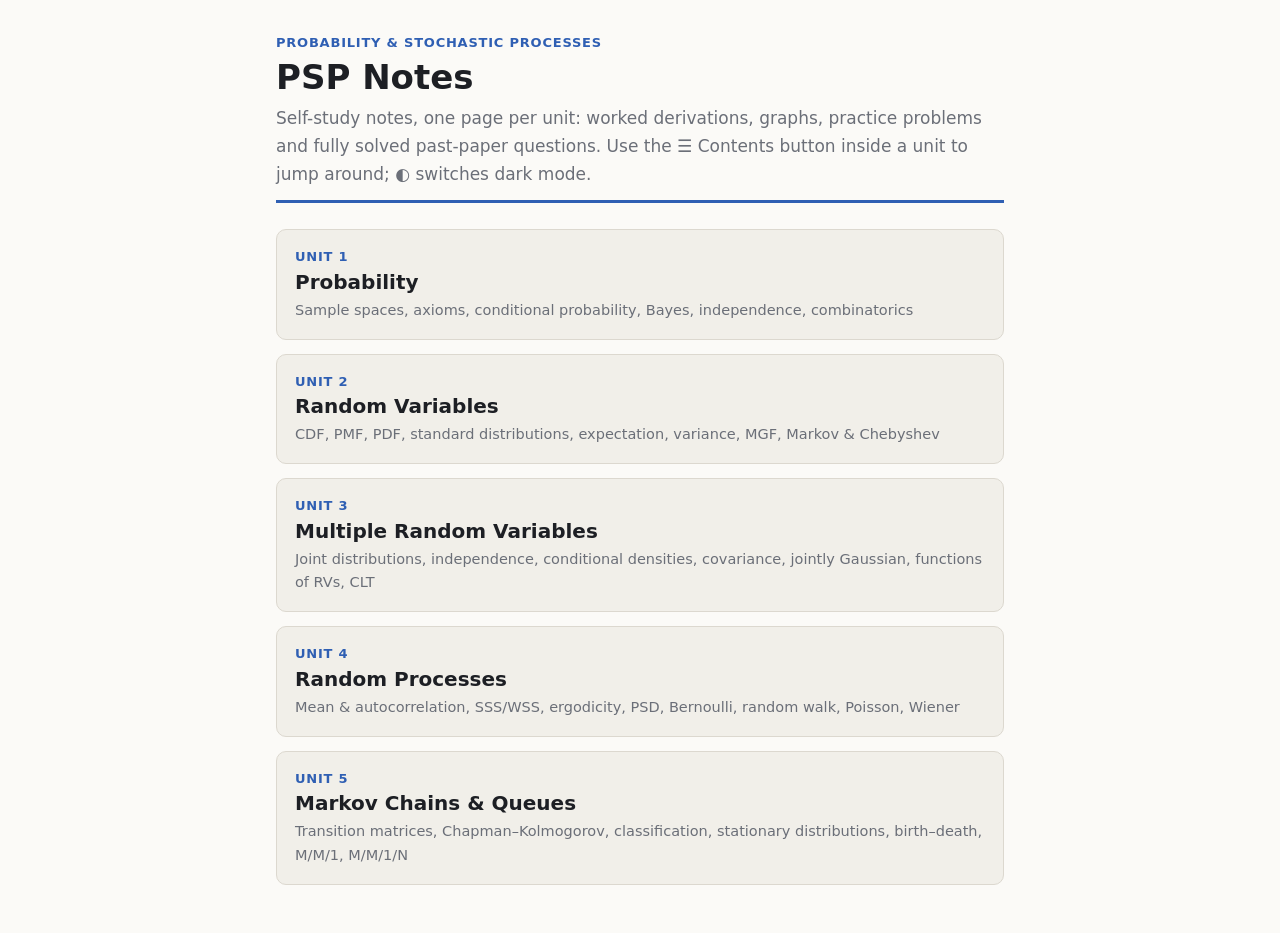
<file: index.html>
<!doctype html>
<html lang="en">
<head>
<meta charset="utf-8">
<meta name="viewport" content="width=device-width, initial-scale=1">
<title>PSP Notes</title>
<link rel="stylesheet" href="Notes/assets/style.css">
<style>
  main.home { max-width: 760px; margin: 0 auto; padding: 32px 16px 48px; }
  .units { display: grid; gap: 14px; margin-top: 22px; }
  .unit { display: block; padding: 16px 18px; border: 1px solid var(--line); border-radius: 10px; background: var(--bg2); color: var(--fg); text-decoration: none; }
  .unit:hover { border-color: var(--accent); text-decoration: none; }
  .unit .n { font-size: 13px; font-weight: 700; letter-spacing: .06em; text-transform: uppercase; color: var(--accent); }
  .unit h2 { margin: 2px 0 4px; font-size: 20px; border: 0; padding: 0; }
  .unit p { margin: 0; color: var(--muted); font-size: 14.5px; }
</style>
</head>
<body>
<main class="home">
  <header class="unit-head">
    <div class="kicker">Probability &amp; Stochastic Processes</div>
    <h1>PSP Notes</h1>
    <p>Self-study notes, one page per unit: worked derivations, graphs, practice problems and fully solved past-paper questions. Use the ☰ Contents button inside a unit to jump around; ◐ switches dark mode.</p>
  </header>
  <div class="units">
    <a class="unit" href="Notes/Unit1.html"><div class="n">Unit 1</div><h2>Probability</h2><p>Sample spaces, axioms, conditional probability, Bayes, independence, combinatorics</p></a>
    <a class="unit" href="Notes/Unit2.html"><div class="n">Unit 2</div><h2>Random Variables</h2><p>CDF, PMF, PDF, standard distributions, expectation, variance, MGF, Markov &amp; Chebyshev</p></a>
    <a class="unit" href="Notes/Unit3.html"><div class="n">Unit 3</div><h2>Multiple Random Variables</h2><p>Joint distributions, independence, conditional densities, covariance, jointly Gaussian, functions of RVs, CLT</p></a>
    <a class="unit" href="Notes/Unit4.html"><div class="n">Unit 4</div><h2>Random Processes</h2><p>Mean &amp; autocorrelation, SSS/WSS, ergodicity, PSD, Bernoulli, random walk, Poisson, Wiener</p></a>
    <a class="unit" href="Notes/Unit5.html"><div class="n">Unit 5</div><h2>Markov Chains &amp; Queues</h2><p>Transition matrices, Chapman–Kolmogorov, classification, stationary distributions, birth–death, M/M/1, M/M/1/N</p></a>
  </div>
</main>
</body>
</html>
</file>
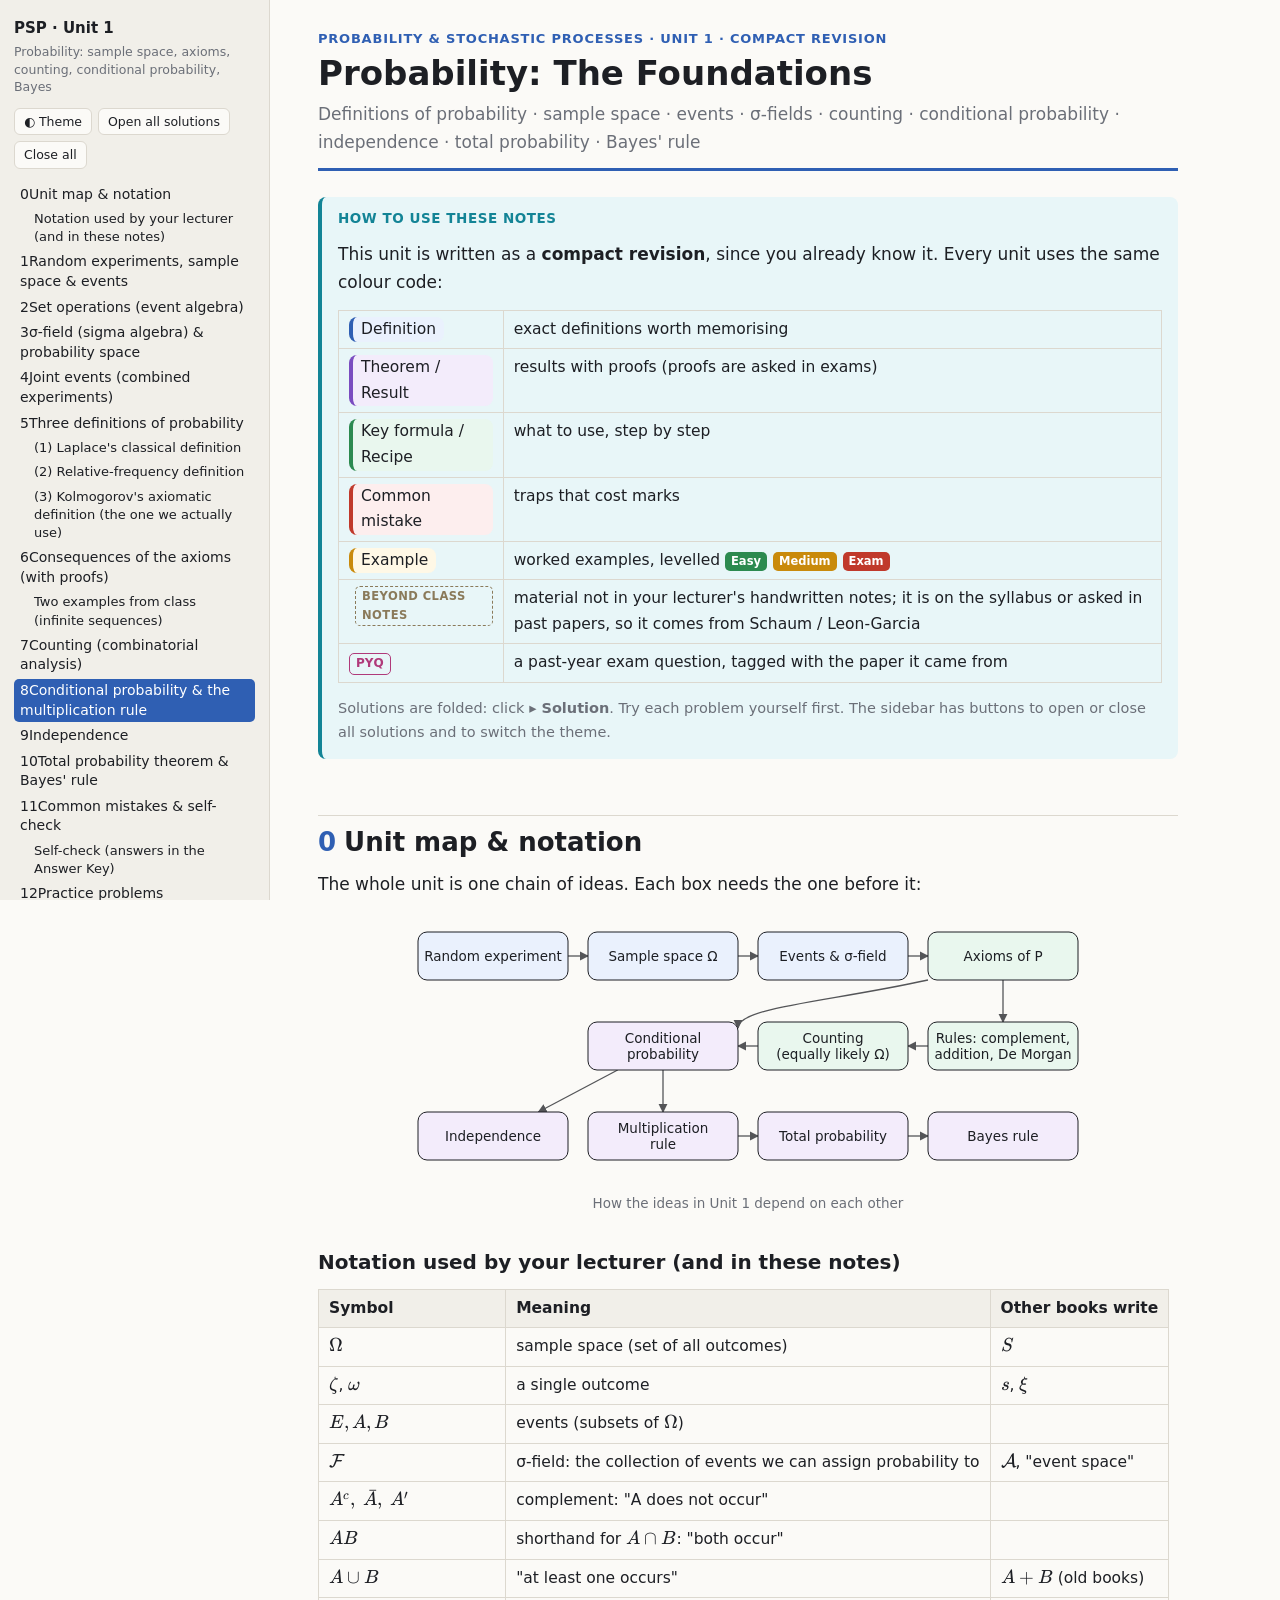
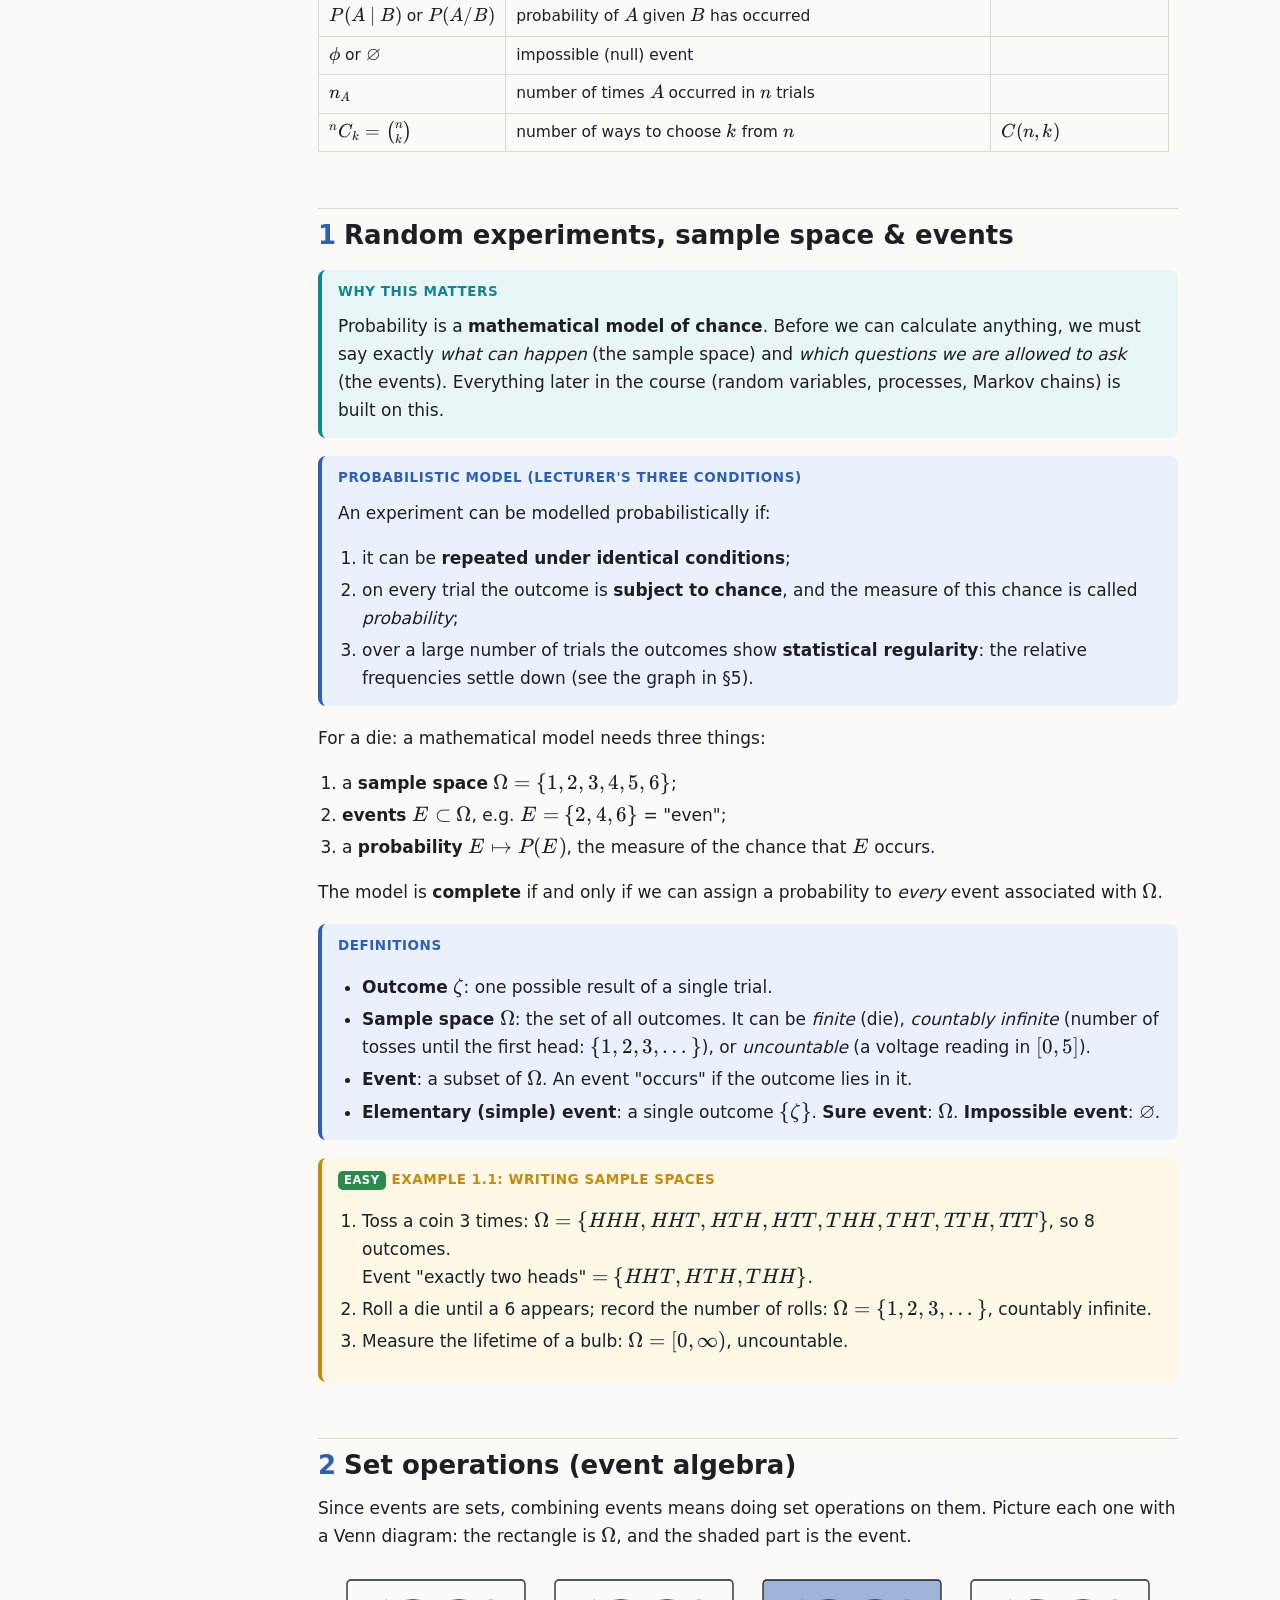
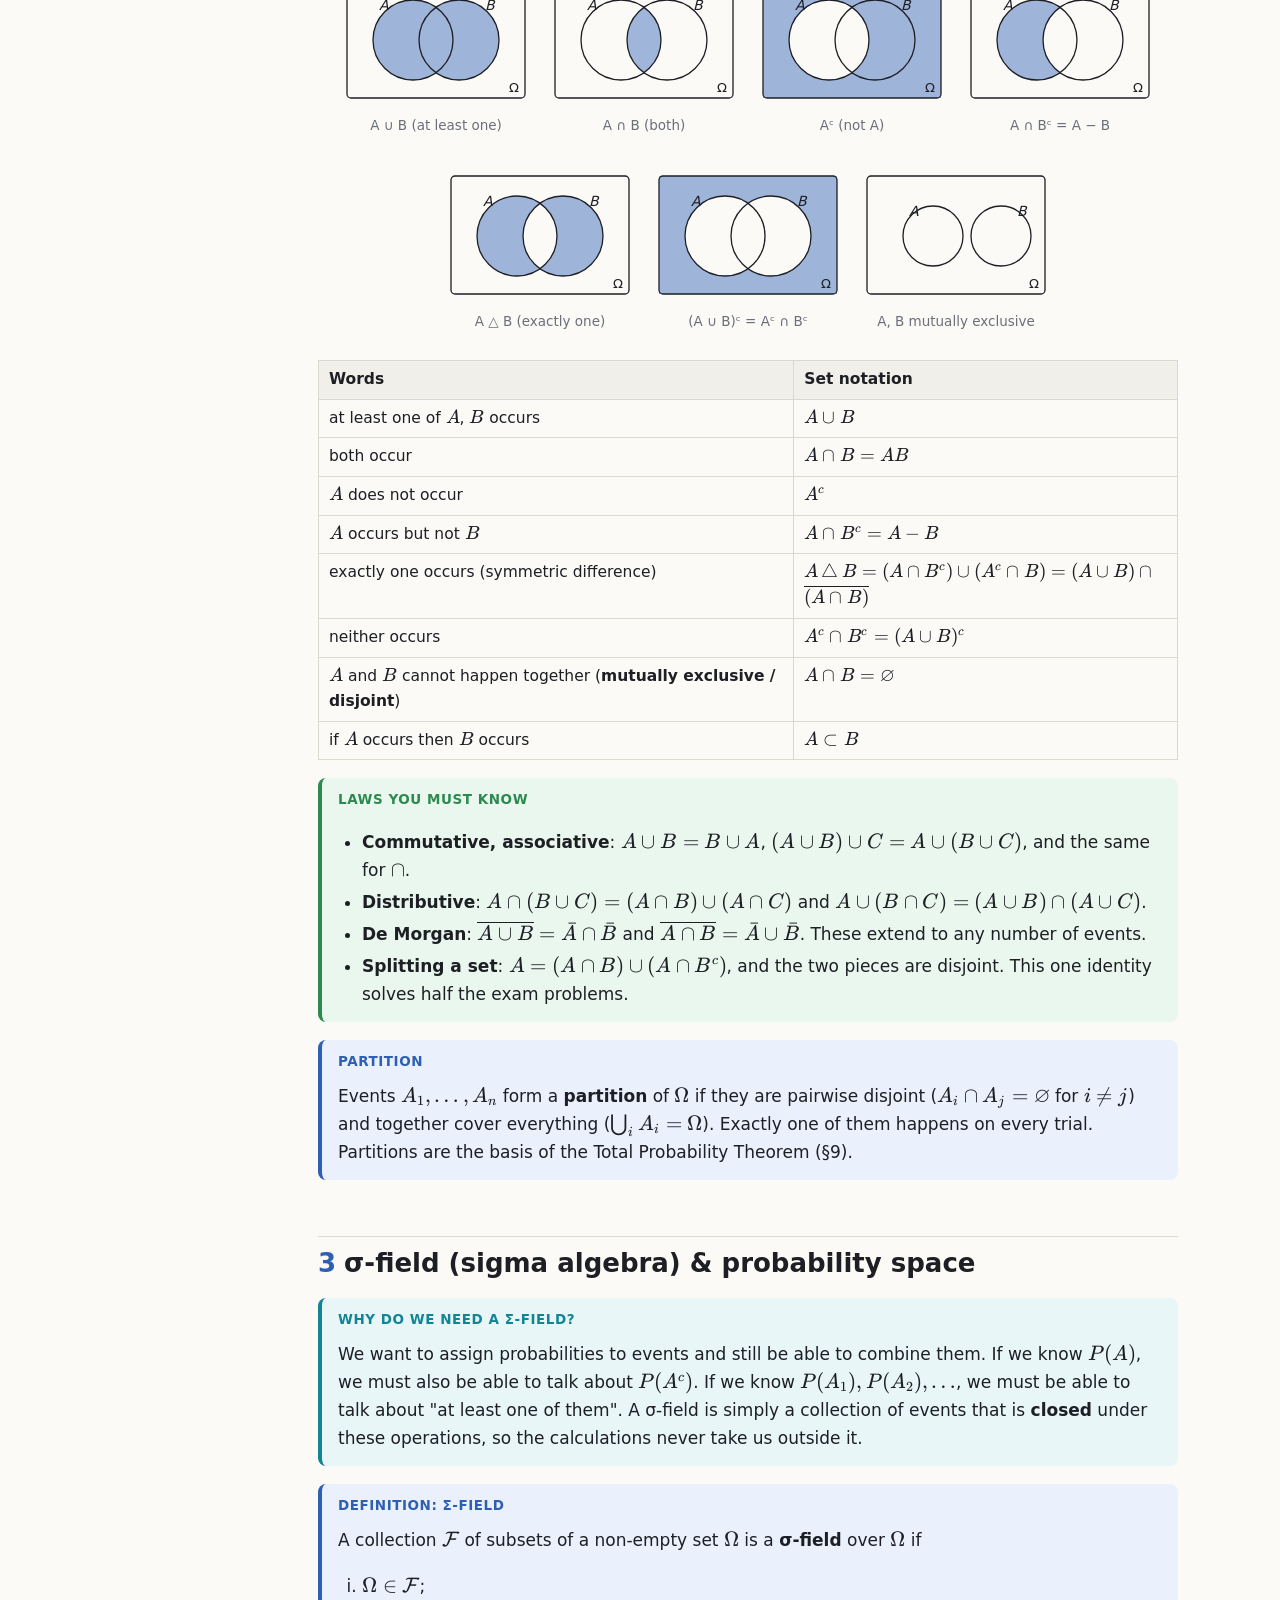
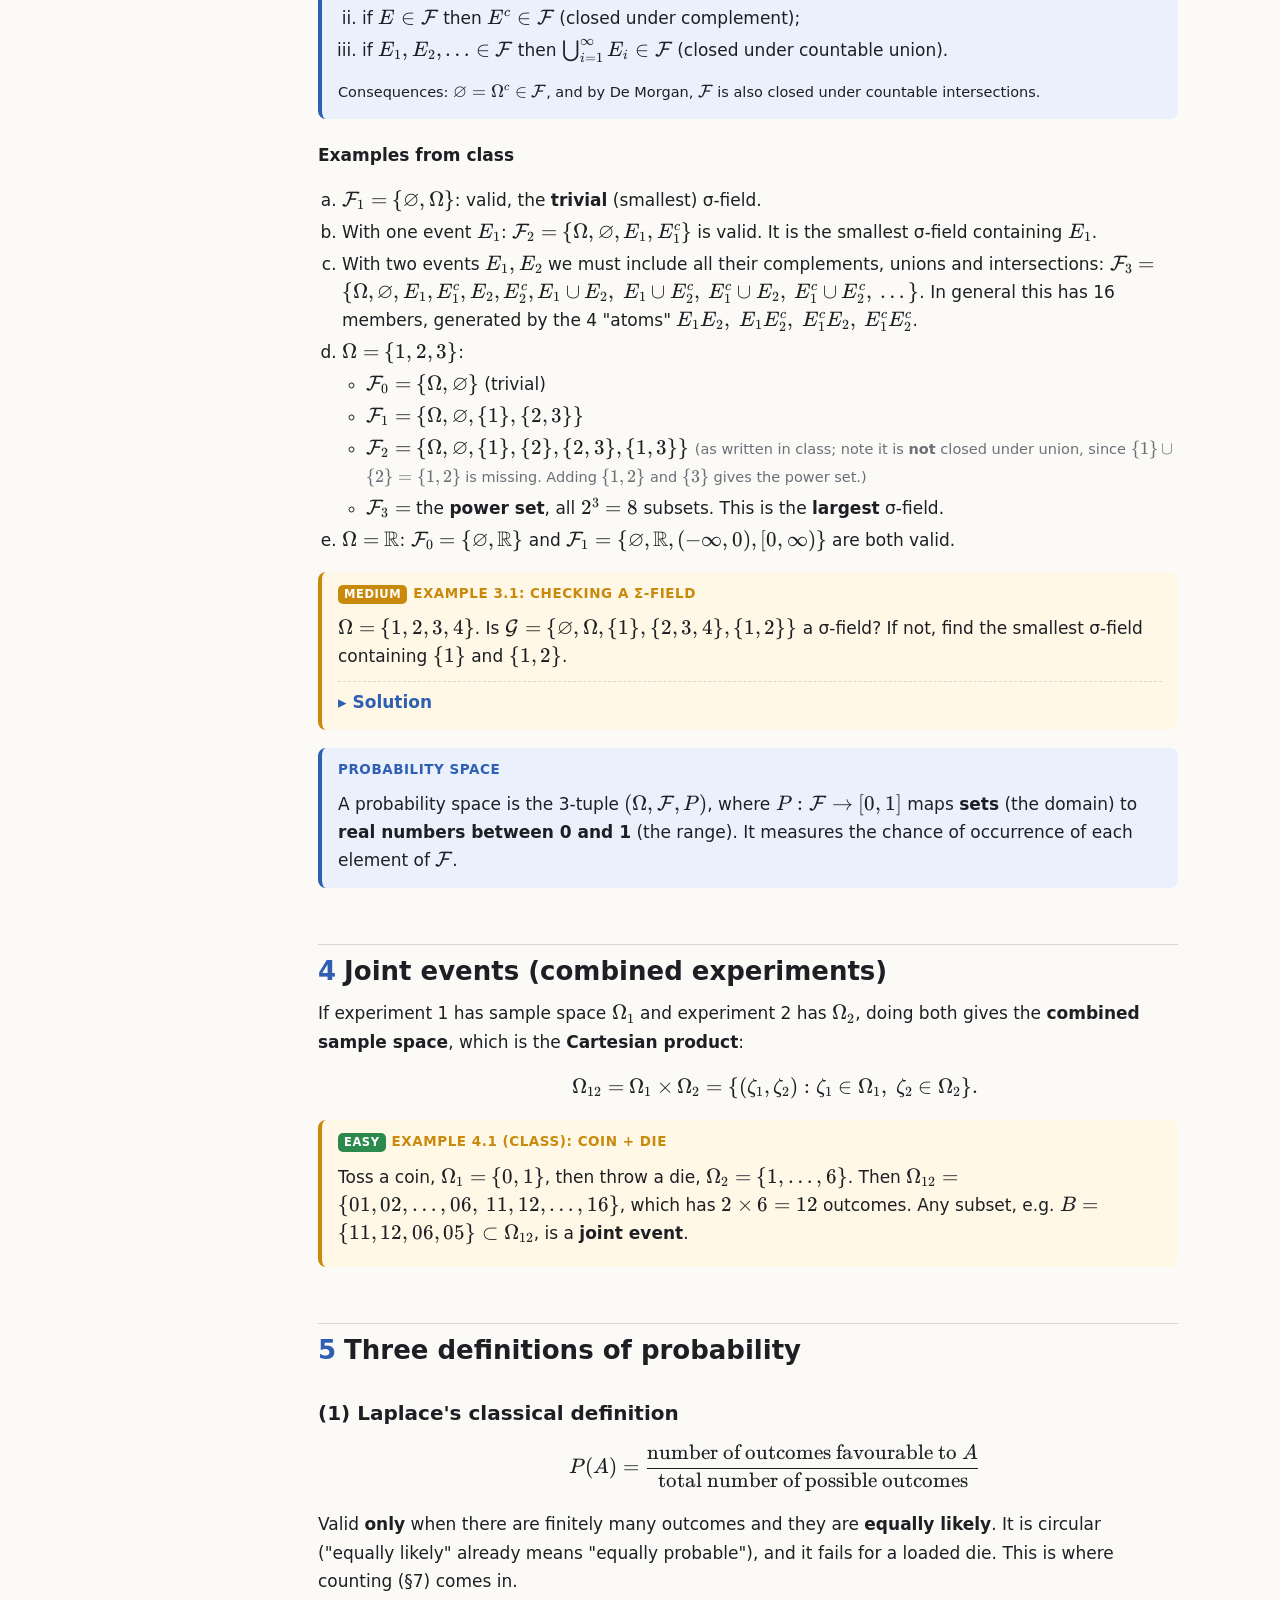
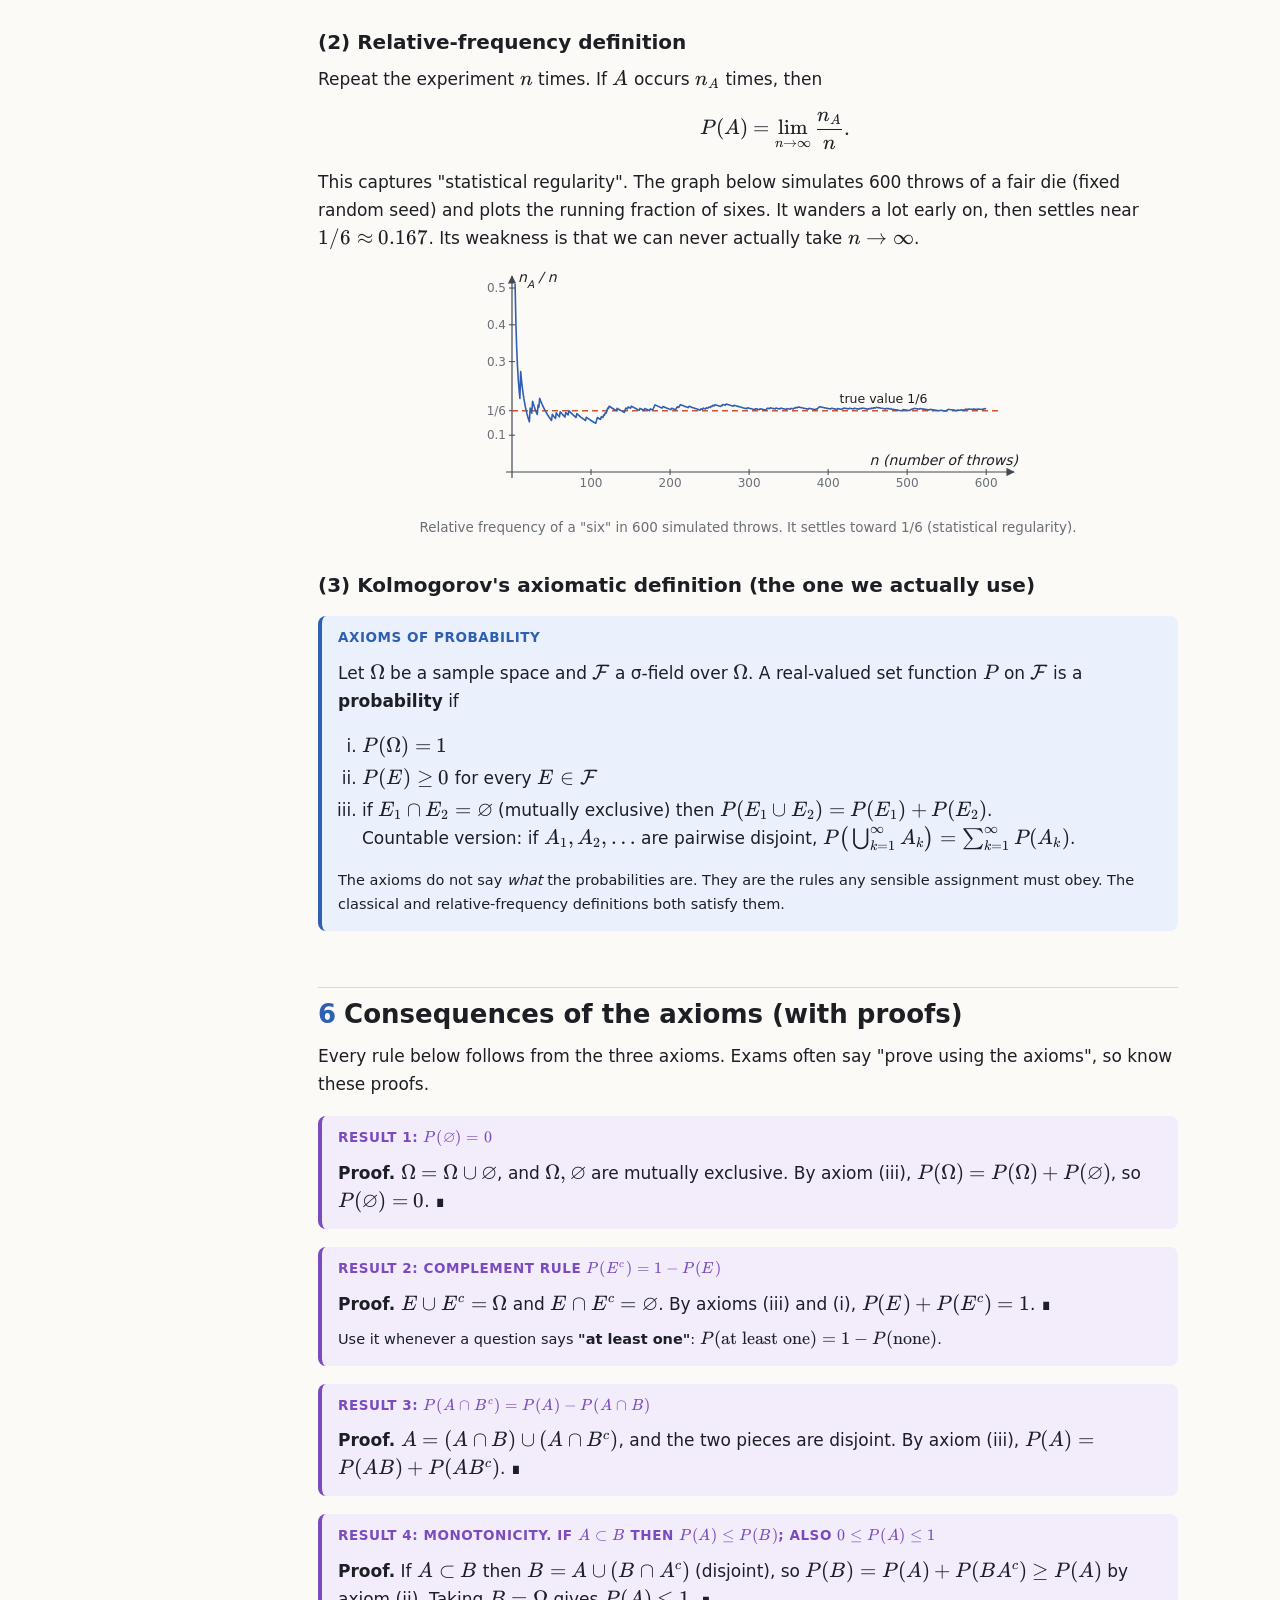
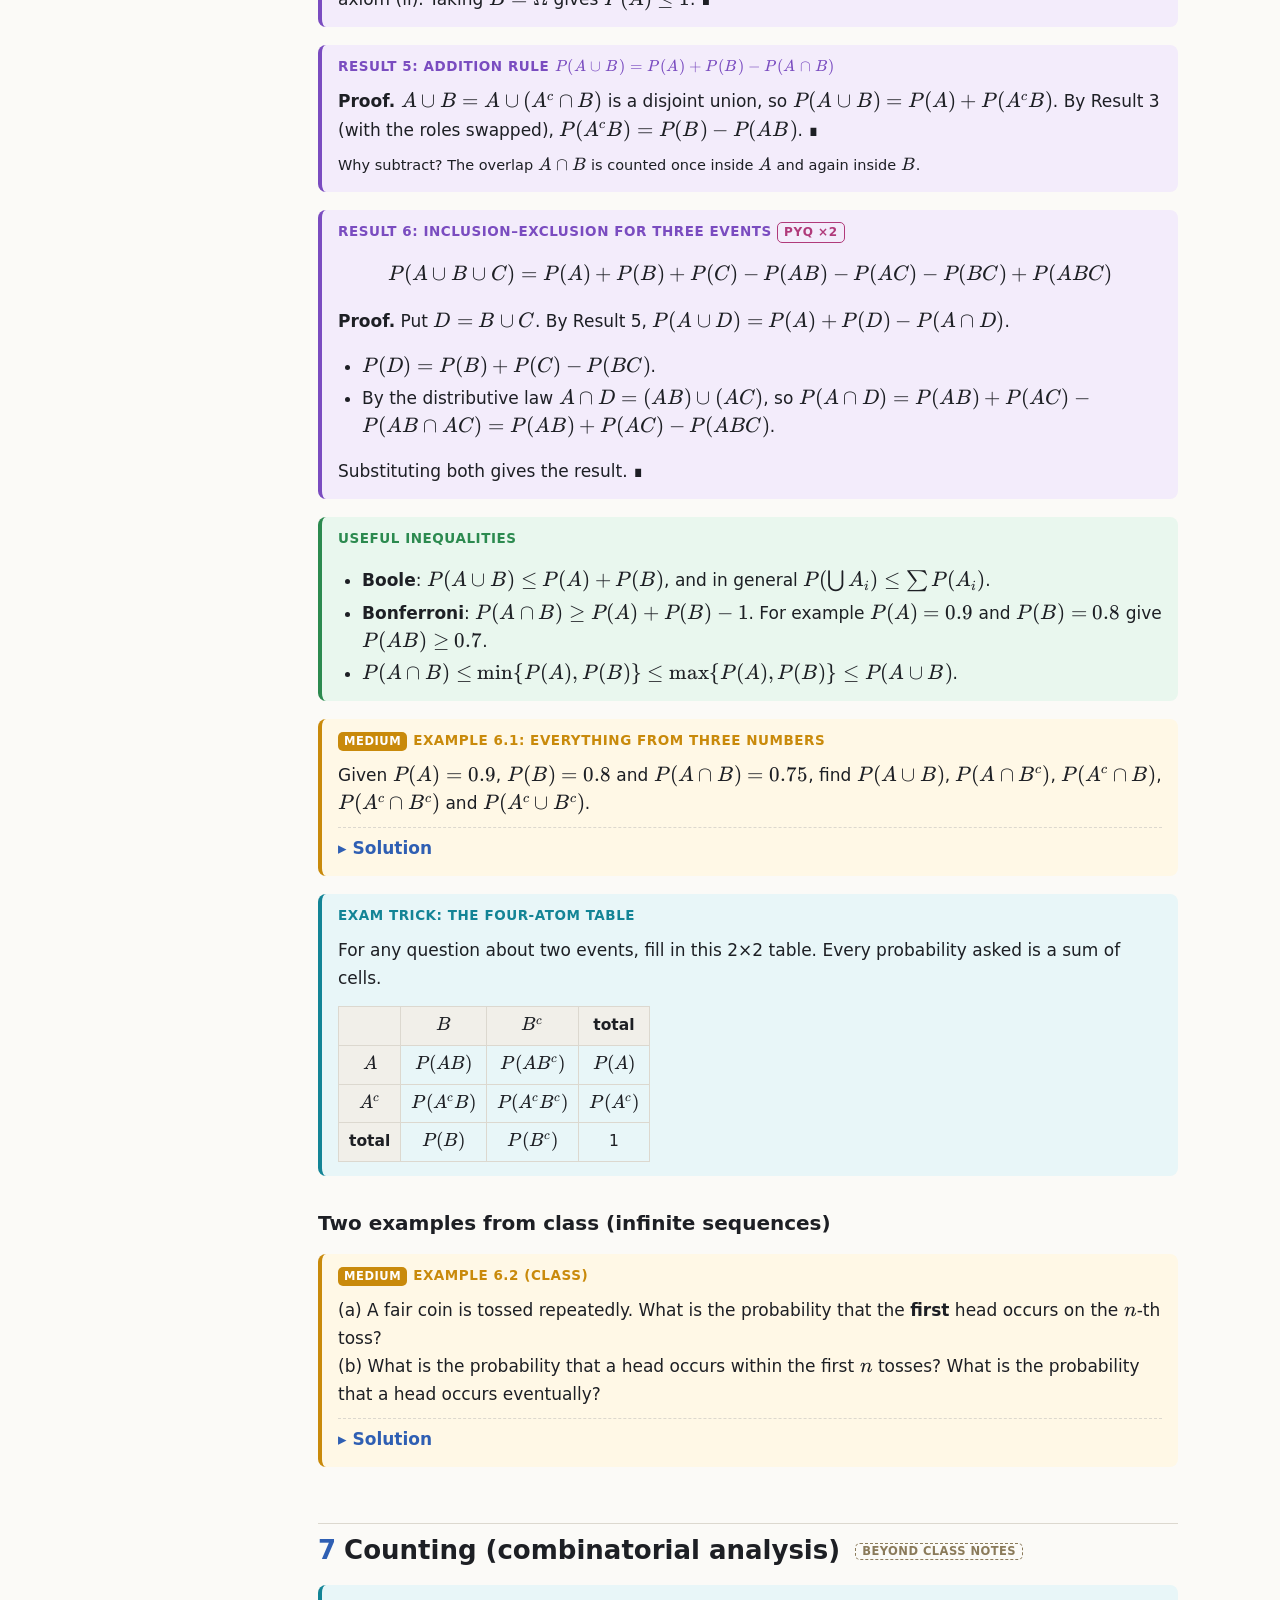
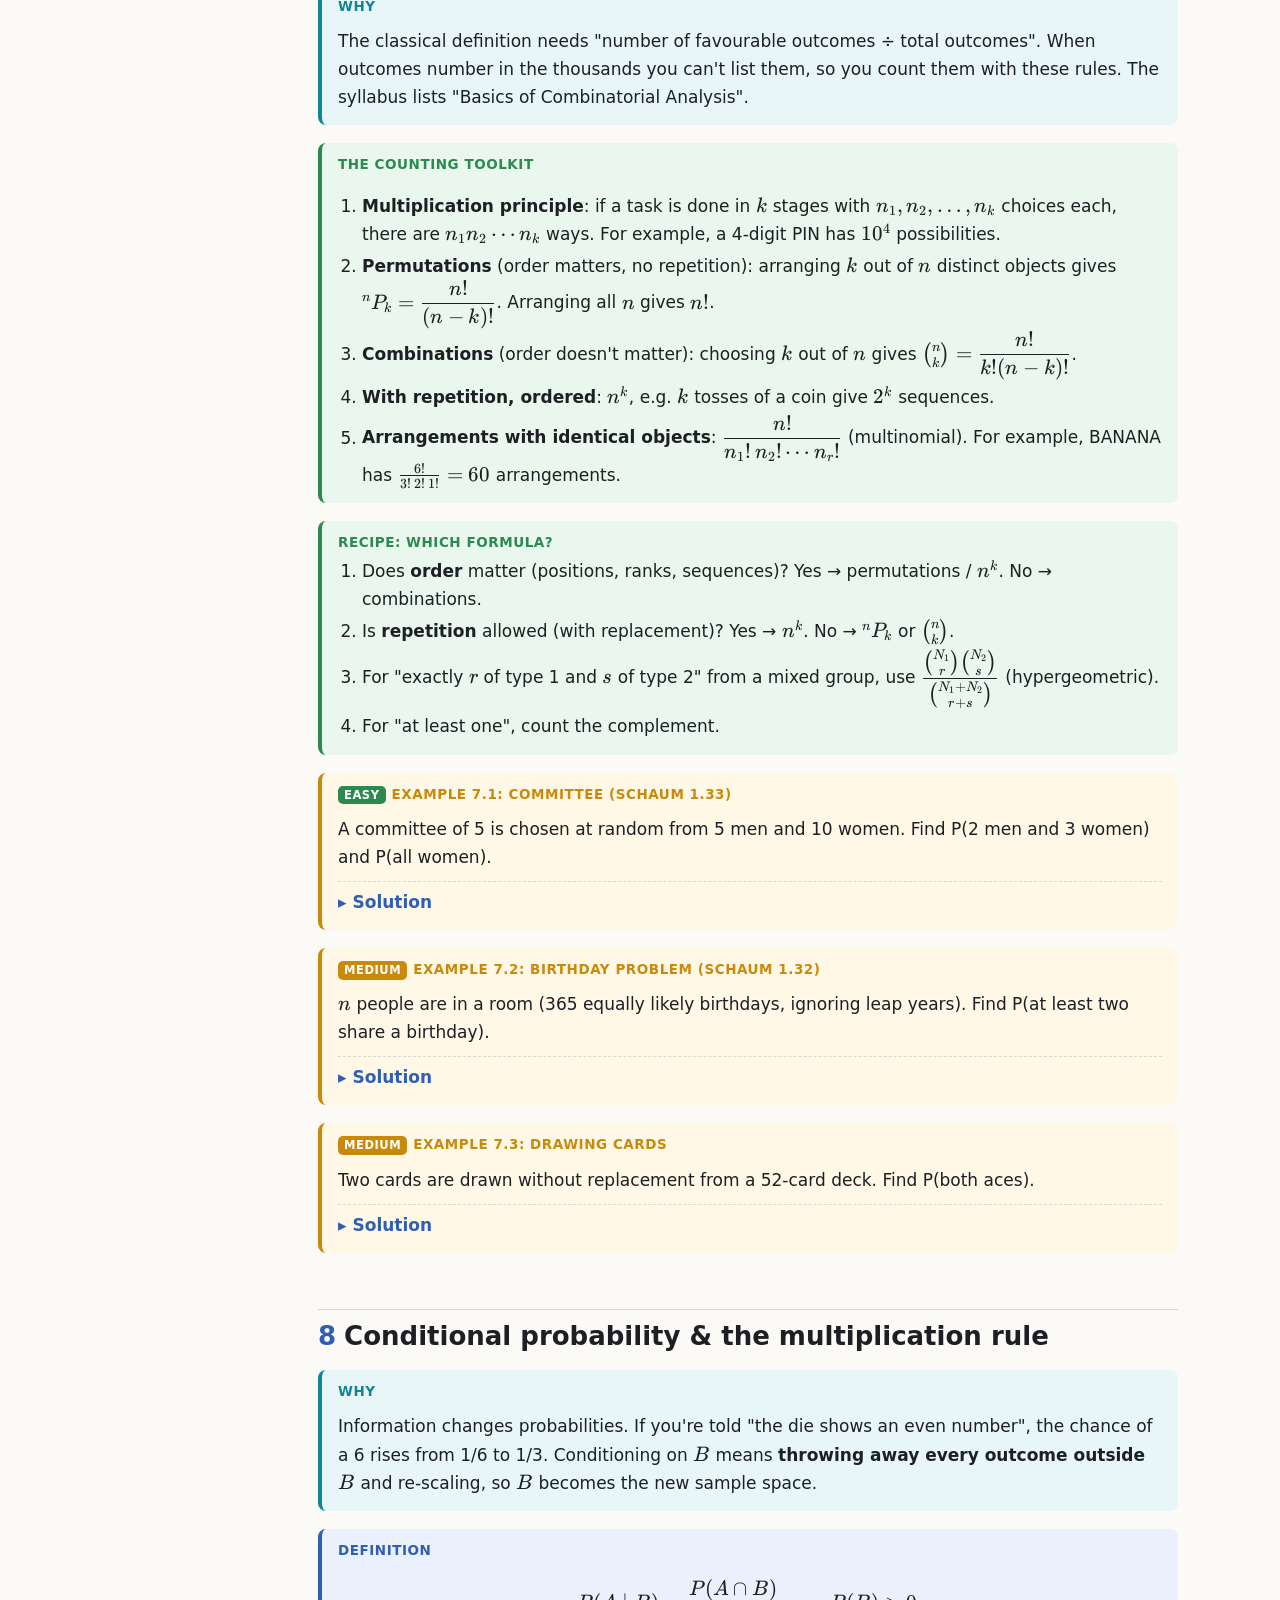
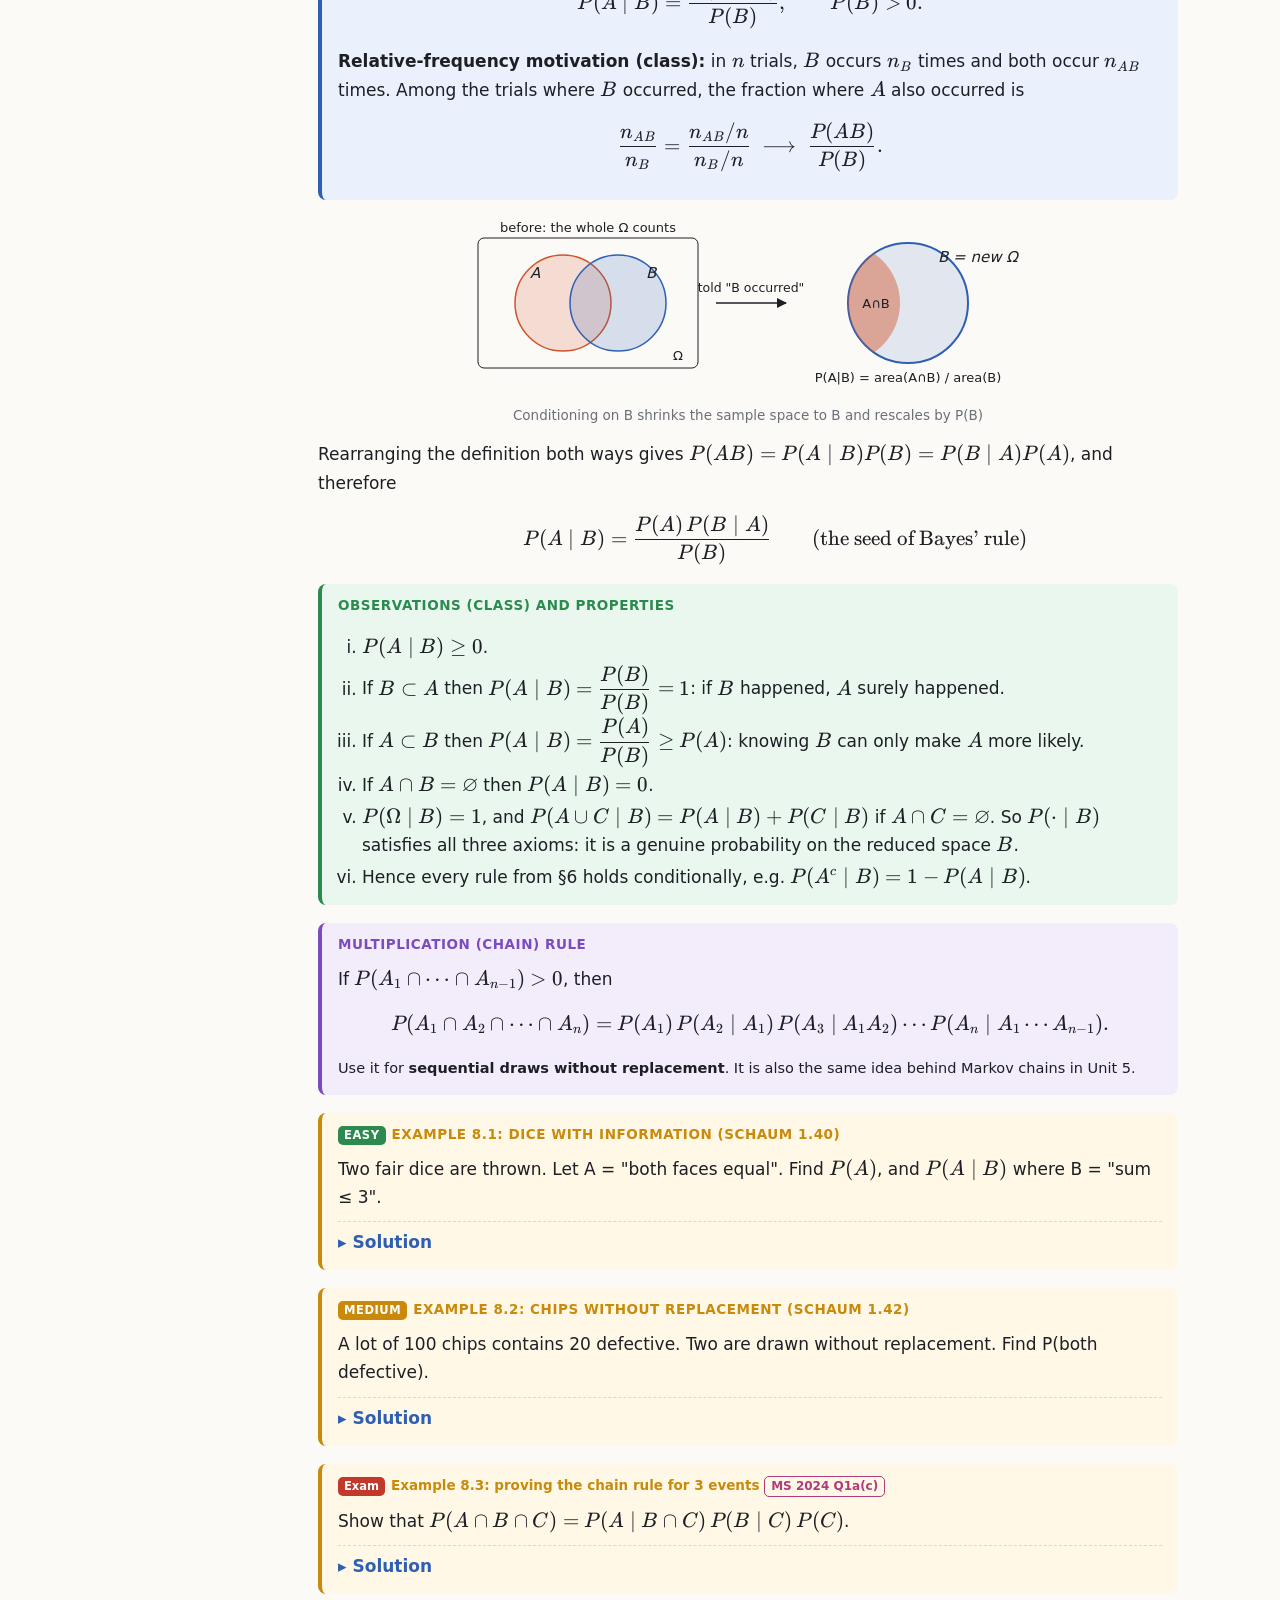
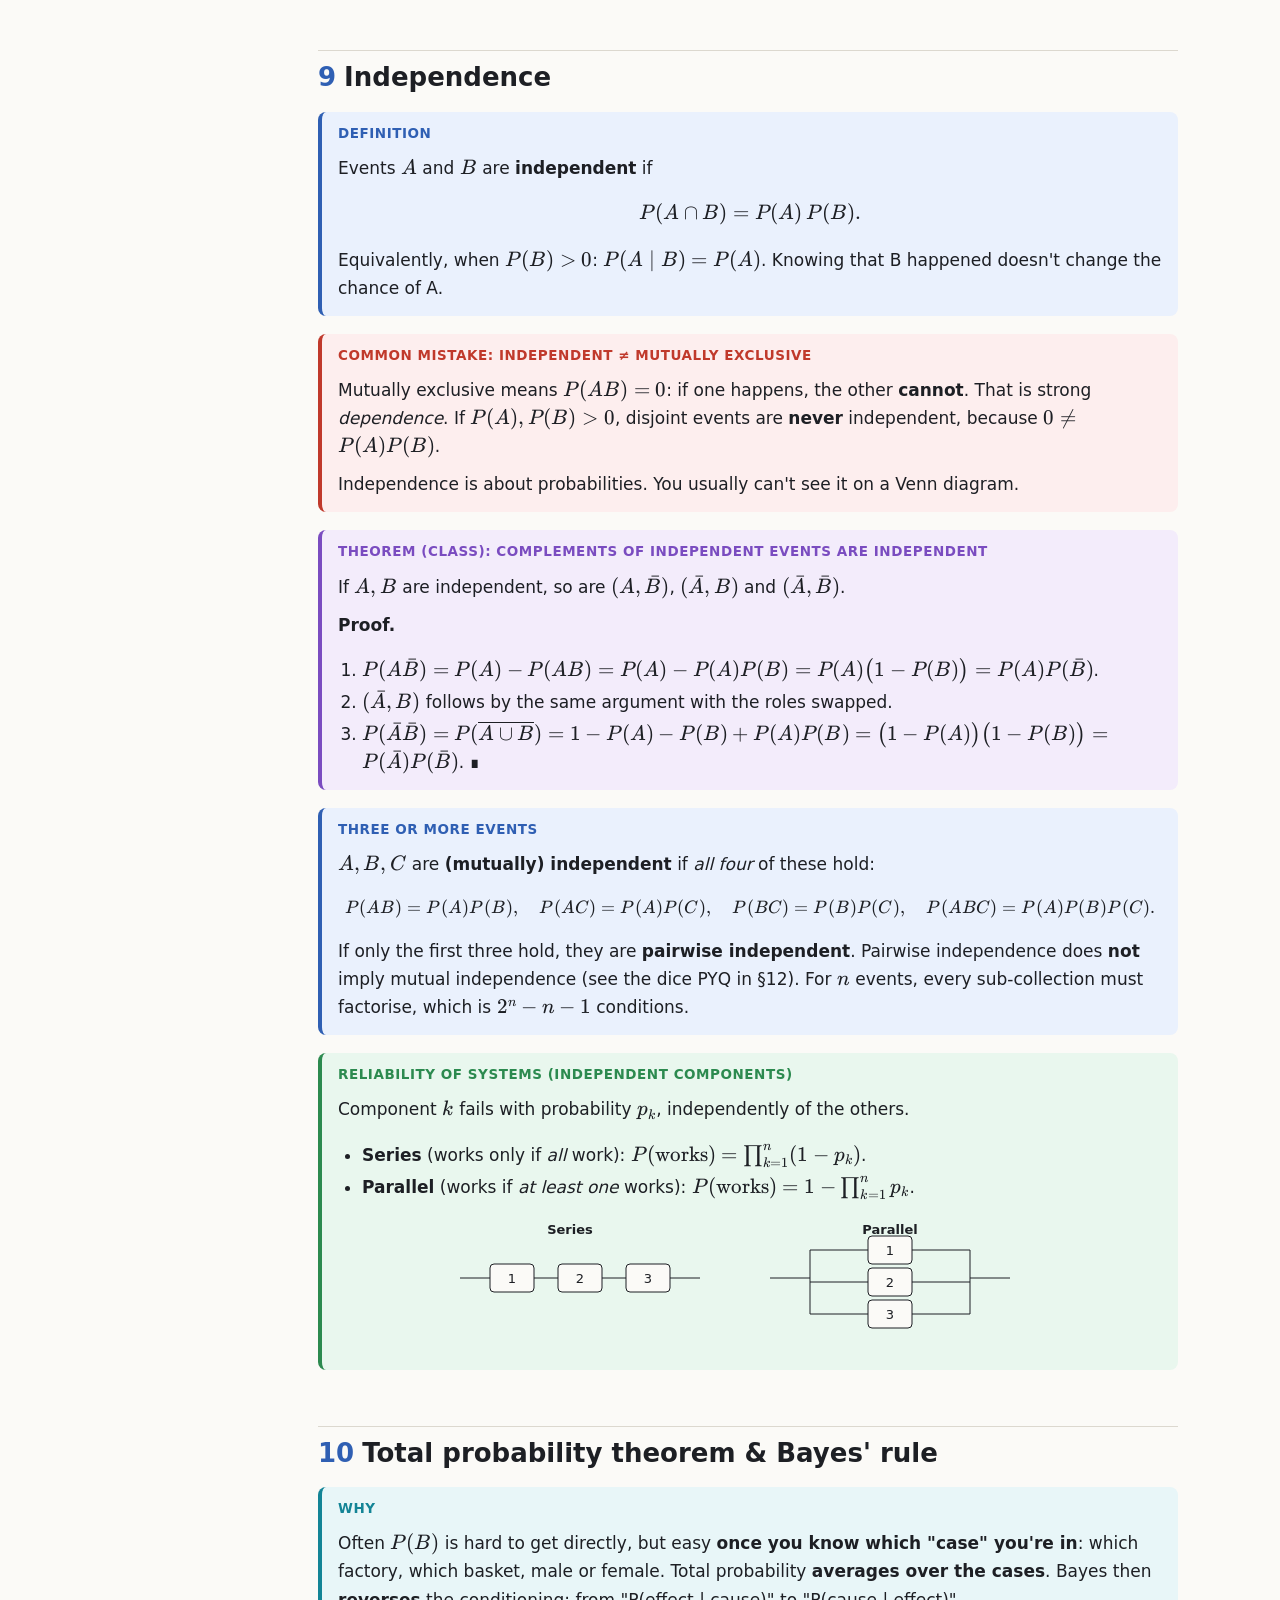
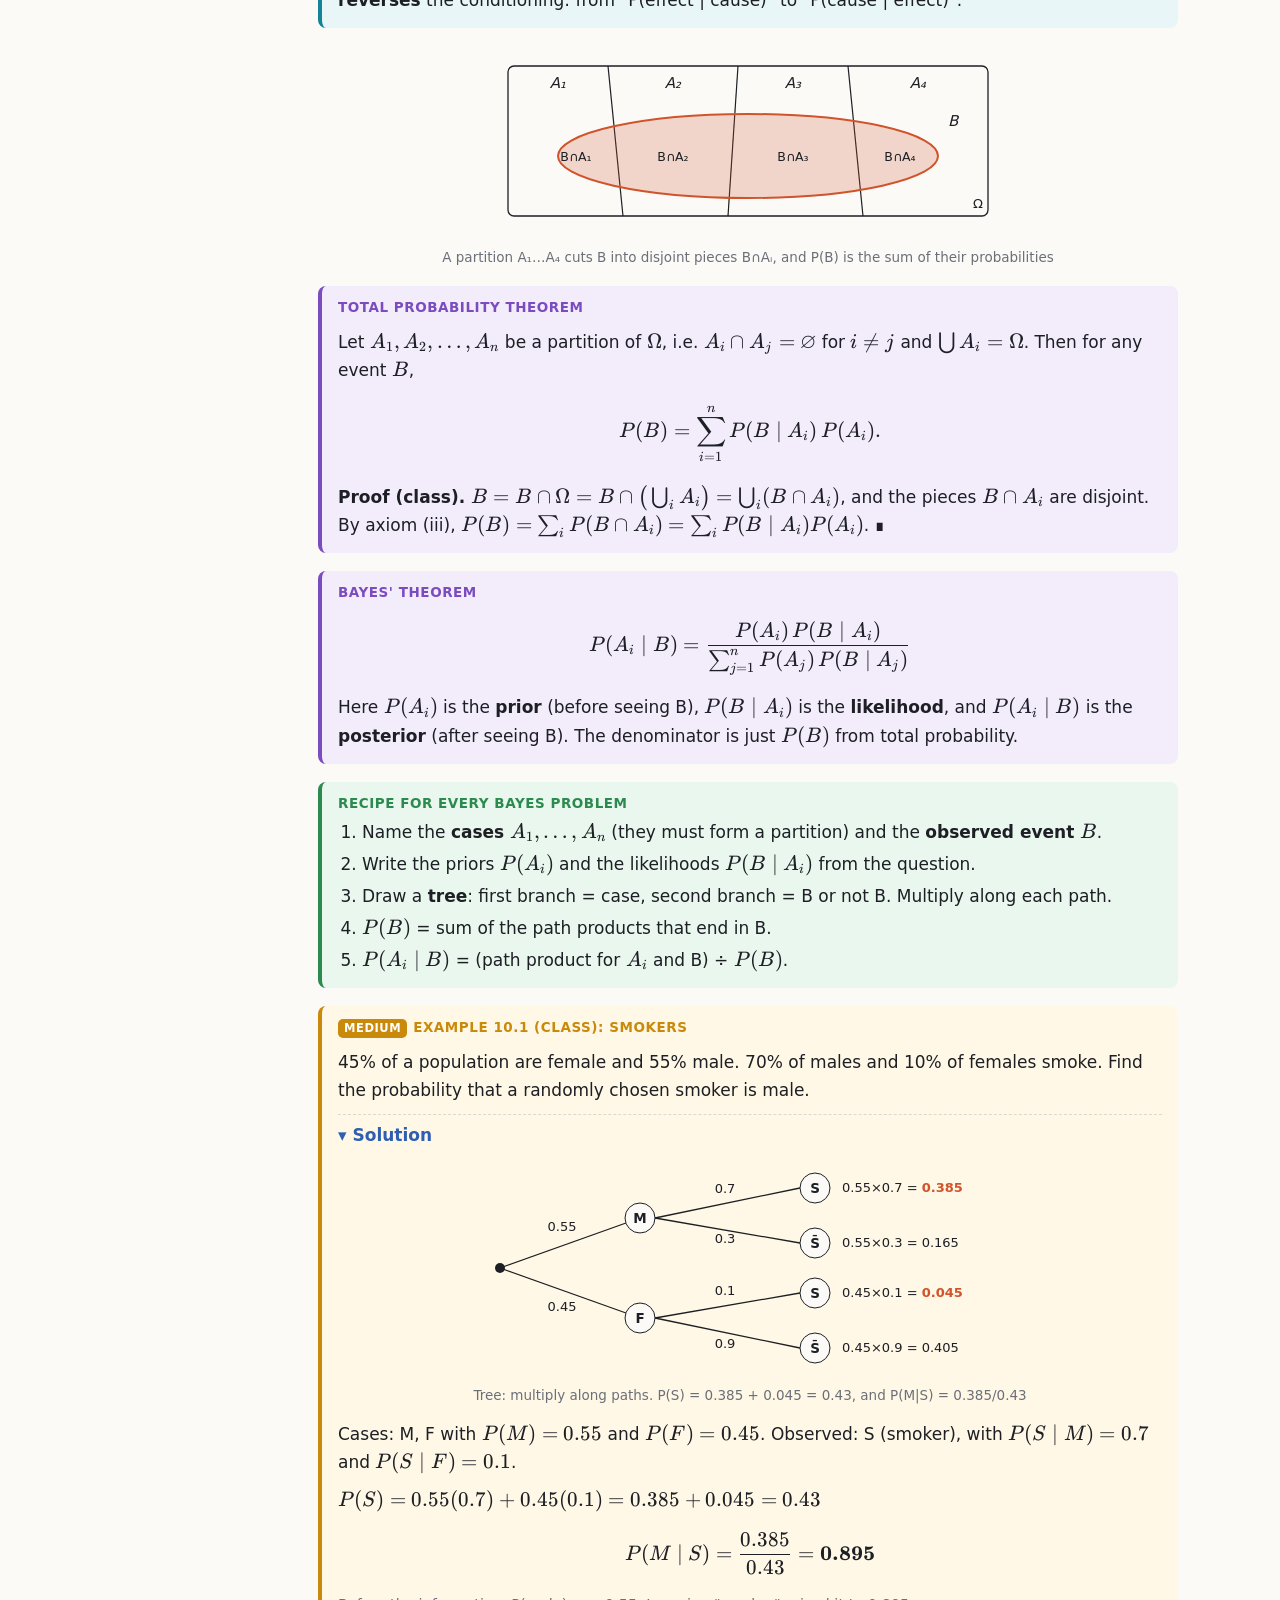
<file: Notes/Unit1.html>
<!doctype html>
<html lang="en">
<head>
<meta charset="utf-8">
<meta name="viewport" content="width=device-width, initial-scale=1">
<title>PSP Unit 1 — Probability</title>
<link rel="stylesheet" href="assets/katex/katex.min.css">
<link rel="stylesheet" href="assets/style.css">
<script defer src="assets/katex/katex.min.js"></script>
<script defer src="assets/katex/contrib/auto-render.min.js"></script>
<script defer src="assets/plot.js"></script>
<script defer src="assets/unit1-figs.js"></script>
<script defer src="assets/common.js"></script>
</head>
<body>
<button id="tocbtn" class="tool">☰ Contents</button>
<nav id="toc">
  <div class="toc-title">PSP · Unit 1</div>
  <div class="toc-sub">Probability: sample space, axioms, counting, conditional probability, Bayes</div>
  <div class="toc-tools"></div>
  <ol></ol>
</nav>

<main>
<header class="unit-head">
  <div class="kicker">Probability &amp; Stochastic Processes · Unit 1 · compact revision</div>
  <h1>Probability: The Foundations</h1>
  <p>Definitions of probability · sample space · events · σ-fields · counting · conditional probability · independence · total probability · Bayes' rule</p>
</header>

<div class="box tip">
  <span class="bt">How to use these notes</span>
  <p>This unit is written as a <b>compact revision</b>, since you already know it. Every unit uses the same colour code:</p>
  <table>
    <tr><td><span class="box def" style="display:inline-block;margin:0;padding:0 8px">Definition</span></td><td>exact definitions worth memorising</td></tr>
    <tr><td><span class="box thm" style="display:inline-block;margin:0;padding:0 8px">Theorem / Result</span></td><td>results with proofs (proofs are asked in exams)</td></tr>
    <tr><td><span class="box key" style="display:inline-block;margin:0;padding:0 8px">Key formula / Recipe</span></td><td>what to use, step by step</td></tr>
    <tr><td><span class="box warn" style="display:inline-block;margin:0;padding:0 8px">Common mistake</span></td><td>traps that cost marks</td></tr>
    <tr><td><span class="ex" style="display:inline-block;margin:0;padding:0 8px">Example</span></td><td>worked examples, levelled <span class="tag-lvl lvl-e">Easy</span><span class="tag-lvl lvl-m">Medium</span><span class="tag-lvl lvl-h">Exam</span></td></tr>
    <tr><td><span class="tag-beyond">Beyond class notes</span></td><td>material not in your lecturer's handwritten notes; it is on the syllabus or asked in past papers, so it comes from Schaum / Leon-Garcia</td></tr>
    <tr><td><span class="tag-pyq">PYQ</span></td><td>a past-year exam question, tagged with the paper it came from</td></tr>
  </table>
  <p class="small muted">Solutions are folded: click <b>▸ Solution</b>. Try each problem yourself first. The sidebar has buttons to open or close all solutions and to switch the theme.</p>
</div>

<!-- ============================================================ -->
<h2 id="map"><span class="num">0</span>Unit map &amp; notation</h2>
<p>The whole unit is one chain of ideas. Each box needs the one before it:</p>
<figure class="diagram map-wrap"><div id="fig-map"></div><figcaption>How the ideas in Unit 1 depend on each other</figcaption></figure>

<h3 id="notation">Notation used by your lecturer (and in these notes)</h3>
<table>
  <tr><th>Symbol</th><th>Meaning</th><th>Other books write</th></tr>
  <tr><td>$\Omega$</td><td>sample space (set of all outcomes)</td><td>$S$</td></tr>
  <tr><td>$\zeta$, $\omega$</td><td>a single outcome</td><td>$s$, $\xi$</td></tr>
  <tr><td>$E, A, B$</td><td>events (subsets of $\Omega$)</td><td></td></tr>
  <tr><td>$\mathcal F$</td><td>σ-field: the collection of events we can assign probability to</td><td>$\mathcal{A}$, "event space"</td></tr>
  <tr><td>$A^c,\ \bar A,\ A'$</td><td>complement: "A does not occur"</td><td></td></tr>
  <tr><td>$AB$</td><td>shorthand for $A\cap B$: "both occur"</td><td></td></tr>
  <tr><td>$A\cup B$</td><td>"at least one occurs"</td><td>$A+B$ (old books)</td></tr>
  <tr><td>$P(A\mid B)$ or $P(A/B)$</td><td>probability of $A$ given $B$ has occurred</td><td></td></tr>
  <tr><td>$\phi$ or $\varnothing$</td><td>impossible (null) event</td><td></td></tr>
  <tr><td>$n_A$</td><td>number of times $A$ occurred in $n$ trials</td><td></td></tr>
  <tr><td>$^nC_k=\binom nk$</td><td>number of ways to choose $k$ from $n$</td><td>$C(n,k)$</td></tr>
</table>

<!-- ============================================================ -->
<h2 id="experiment"><span class="num">1</span>Random experiments, sample space &amp; events</h2>

<div class="box why"><span class="bt">Why this matters</span>
<p>Probability is a <b>mathematical model of chance</b>. Before we can calculate anything, we must say exactly <em>what can happen</em> (the sample space) and <em>which questions we are allowed to ask</em> (the events). Everything later in the course (random variables, processes, Markov chains) is built on this.</p></div>

<div class="box def"><span class="bt">Probabilistic model (lecturer's three conditions)</span>
<p>An experiment can be modelled probabilistically if:</p>
<ol>
  <li>it can be <b>repeated under identical conditions</b>;</li>
  <li>on every trial the outcome is <b>subject to chance</b>, and the measure of this chance is called <em>probability</em>;</li>
  <li>over a large number of trials the outcomes show <b>statistical regularity</b>: the relative frequencies settle down (see the graph in §5).</li>
</ol></div>

<p>For a die: a mathematical model needs three things:</p>
<ol>
  <li>a <b>sample space</b> $\Omega=\{1,2,3,4,5,6\}$;</li>
  <li><b>events</b> $E\subset\Omega$, e.g. $E=\{2,4,6\}$ = "even";</li>
  <li>a <b>probability</b> $E\mapsto P(E)$, the measure of the chance that $E$ occurs.</li>
</ol>
<p>The model is <b>complete</b> if and only if we can assign a probability to <em>every</em> event associated with $\Omega$.</p>

<div class="box def"><span class="bt">Definitions</span>
<ul>
  <li><b>Outcome</b> $\zeta$: one possible result of a single trial.</li>
  <li><b>Sample space</b> $\Omega$: the set of all outcomes. It can be <em>finite</em> (die), <em>countably infinite</em> (number of tosses until the first head: $\{1,2,3,\dots\}$), or <em>uncountable</em> (a voltage reading in $[0,5]$).</li>
  <li><b>Event</b>: a subset of $\Omega$. An event "occurs" if the outcome lies in it.</li>
  <li><b>Elementary (simple) event</b>: a single outcome $\{\zeta\}$. <b>Sure event</b>: $\Omega$. <b>Impossible event</b>: $\varnothing$.</li>
</ul></div>

<div class="ex"><span class="bt"><span class="tag-lvl lvl-e">Easy</span>Example 1.1: writing sample spaces</span>
<ol>
  <li>Toss a coin 3 times: $\Omega=\{HHH,HHT,HTH,HTT,THH,THT,TTH,TTT\}$, so 8 outcomes.<br>Event "exactly two heads" $=\{HHT,HTH,THH\}$.</li>
  <li>Roll a die until a 6 appears; record the number of rolls: $\Omega=\{1,2,3,\dots\}$, countably infinite.</li>
  <li>Measure the lifetime of a bulb: $\Omega=[0,\infty)$, uncountable.</li>
</ol></div>

<!-- ============================================================ -->
<h2 id="sets"><span class="num">2</span>Set operations (event algebra)</h2>
<p>Since events are sets, combining events means doing set operations on them. Picture each one with a Venn diagram: the rectangle is $\Omega$, and the shaded part is the event.</p>
<div class="plots-row" id="venn-row"></div>

<table>
  <tr><th>Words</th><th>Set notation</th></tr>
  <tr><td>at least one of $A$, $B$ occurs</td><td>$A\cup B$</td></tr>
  <tr><td>both occur</td><td>$A\cap B = AB$</td></tr>
  <tr><td>$A$ does not occur</td><td>$A^c$</td></tr>
  <tr><td>$A$ occurs but not $B$</td><td>$A\cap B^c = A-B$</td></tr>
  <tr><td>exactly one occurs (symmetric difference)</td><td>$A\,\triangle\, B=(A\cap B^c)\cup(A^c\cap B)=(A\cup B)\cap\overline{(A\cap B)}$</td></tr>
  <tr><td>neither occurs</td><td>$A^c\cap B^c=(A\cup B)^c$</td></tr>
  <tr><td>$A$ and $B$ cannot happen together (<b>mutually exclusive / disjoint</b>)</td><td>$A\cap B=\varnothing$</td></tr>
  <tr><td>if $A$ occurs then $B$ occurs</td><td>$A\subset B$</td></tr>
</table>

<div class="box key"><span class="bt">Laws you must know</span>
<ul>
  <li><b>Commutative, associative</b>: $A\cup B=B\cup A$, $(A\cup B)\cup C=A\cup(B\cup C)$, and the same for $\cap$.</li>
  <li><b>Distributive</b>: $A\cap(B\cup C)=(A\cap B)\cup(A\cap C)$ and $A\cup(B\cap C)=(A\cup B)\cap(A\cup C)$.</li>
  <li><b>De Morgan</b>: $\overline{A\cup B}=\bar A\cap\bar B$ and $\overline{A\cap B}=\bar A\cup\bar B$. These extend to any number of events.</li>
  <li><b>Splitting a set</b>: $A=(A\cap B)\cup(A\cap B^c)$, and the two pieces are disjoint. This one identity solves half the exam problems.</li>
</ul></div>

<div class="box def"><span class="bt">Partition</span>
<p>Events $A_1,\dots,A_n$ form a <b>partition</b> of $\Omega$ if they are pairwise disjoint ($A_i\cap A_j=\varnothing$ for $i\ne j$) and together cover everything ($\bigcup_i A_i=\Omega$). Exactly one of them happens on every trial. Partitions are the basis of the Total Probability Theorem (§9).</p></div>

<!-- ============================================================ -->
<h2 id="sigma"><span class="num">3</span>σ-field (sigma algebra) &amp; probability space</h2>

<div class="box why"><span class="bt">Why do we need a σ-field?</span>
<p>We want to assign probabilities to events and still be able to combine them. If we know $P(A)$, we must also be able to talk about $P(A^c)$. If we know $P(A_1),P(A_2),\dots$, we must be able to talk about "at least one of them". A σ-field is simply a collection of events that is <b>closed</b> under these operations, so the calculations never take us outside it.</p></div>

<div class="box def"><span class="bt">Definition: σ-field</span>
<p>A collection $\mathcal F$ of subsets of a non-empty set $\Omega$ is a <b>σ-field</b> over $\Omega$ if</p>
<ol type="i">
  <li>$\Omega\in\mathcal F$;</li>
  <li>if $E\in\mathcal F$ then $E^c\in\mathcal F$ (closed under complement);</li>
  <li>if $E_1,E_2,\ldots\in\mathcal F$ then $\bigcup_{i=1}^{\infty}E_i\in\mathcal F$ (closed under countable union).</li>
</ol>
<p class="small">Consequences: $\varnothing=\Omega^c\in\mathcal F$, and by De Morgan, $\mathcal F$ is also closed under countable intersections.</p></div>

<h4>Examples from class</h4>
<ol type="a">
  <li>$\mathcal F_1=\{\varnothing,\Omega\}$: valid, the <b>trivial</b> (smallest) σ-field.</li>
  <li>With one event $E_1$: $\mathcal F_2=\{\Omega,\varnothing,E_1,E_1^c\}$ is valid. It is the smallest σ-field containing $E_1$.</li>
  <li>With two events $E_1,E_2$ we must include all their complements, unions and intersections:
  $\mathcal F_3=\{\Omega,\varnothing,E_1,E_1^c,E_2,E_2^c,E_1\cup E_2,\ E_1\cup E_2^c,\ E_1^c\cup E_2,\ E_1^c\cup E_2^c,\ \dots\}$. In general this has 16 members, generated by the 4 "atoms" $E_1E_2,\ E_1E_2^c,\ E_1^cE_2,\ E_1^cE_2^c$.</li>
  <li>$\Omega=\{1,2,3\}$:
    <ul>
      <li>$\mathcal F_0=\{\Omega,\varnothing\}$ (trivial)</li>
      <li>$\mathcal F_1=\{\Omega,\varnothing,\{1\},\{2,3\}\}$</li>
      <li>$\mathcal F_2=\{\Omega,\varnothing,\{1\},\{2\},\{2,3\},\{1,3\}\}$ <span class="muted small">(as written in class; note it is <b>not</b> closed under union, since $\{1\}\cup\{2\}=\{1,2\}$ is missing. Adding $\{1,2\}$ and $\{3\}$ gives the power set.)</span></li>
      <li>$\mathcal F_3=$ the <b>power set</b>, all $2^3=8$ subsets. This is the <b>largest</b> σ-field.</li>
    </ul></li>
  <li>$\Omega=\mathbb R$: $\mathcal F_0=\{\varnothing,\mathbb R\}$ and $\mathcal F_1=\{\varnothing,\mathbb R,(-\infty,0),[0,\infty)\}$ are both valid.</li>
</ol>

<div class="ex"><span class="bt"><span class="tag-lvl lvl-m">Medium</span>Example 3.1: checking a σ-field</span>
<p>$\Omega=\{1,2,3,4\}$. Is $\mathcal G=\{\varnothing,\Omega,\{1\},\{2,3,4\},\{1,2\}\}$ a σ-field? If not, find the smallest σ-field containing $\{1\}$ and $\{1,2\}$.</p>
<details class="sol"><summary>Solution</summary>
<p>No. $\{1,2\}^c=\{3,4\}\notin\mathcal G$, so condition (ii) fails.</p>
<p>The smallest σ-field containing $\{1\},\{1,2\}$ is built from the atoms $\{1\},\{2\},\{3,4\}$ (the finest pieces the two sets cut $\Omega$ into). Take all unions of atoms, $2^3=8$ sets:</p>
<p>$\{\varnothing,\{1\},\{2\},\{3,4\},\{1,2\},\{1,3,4\},\{2,3,4\},\Omega\}$.</p>
</details></div>

<div class="box def"><span class="bt">Probability space</span>
<p>A probability space is the 3-tuple $(\Omega,\mathcal F,P)$, where $P:\mathcal F\to[0,1]$ maps <b>sets</b> (the domain) to <b>real numbers between 0 and 1</b> (the range). It measures the chance of occurrence of each element of $\mathcal F$.</p></div>

<!-- ============================================================ -->
<h2 id="joint"><span class="num">4</span>Joint events (combined experiments)</h2>
<p>If experiment 1 has sample space $\Omega_1$ and experiment 2 has $\Omega_2$, doing both gives the <b>combined sample space</b>, which is the <b>Cartesian product</b>:</p>
$$\Omega_{12}=\Omega_1\times\Omega_2=\{(\zeta_1,\zeta_2):\zeta_1\in\Omega_1,\ \zeta_2\in\Omega_2\}.$$
<div class="ex"><span class="bt"><span class="tag-lvl lvl-e">Easy</span>Example 4.1 (class): coin + die</span>
<p>Toss a coin, $\Omega_1=\{0,1\}$, then throw a die, $\Omega_2=\{1,\dots,6\}$. Then $\Omega_{12}=\{01,02,\dots,06,\ 11,12,\dots,16\}$, which has $2\times6=12$ outcomes. Any subset, e.g. $B=\{11,12,06,05\}\subset\Omega_{12}$, is a <b>joint event</b>.</p></div>

<!-- ============================================================ -->
<h2 id="definitions"><span class="num">5</span>Three definitions of probability</h2>

<h3>(1) Laplace's classical definition</h3>
$$P(A)=\frac{\text{number of outcomes favourable to }A}{\text{total number of possible outcomes}}$$
<p>Valid <b>only</b> when there are finitely many outcomes and they are <b>equally likely</b>. It is circular ("equally likely" already means "equally probable"), and it fails for a loaded die. This is where counting (§7) comes in.</p>

<h3>(2) Relative-frequency definition</h3>
<p>Repeat the experiment $n$ times. If $A$ occurs $n_A$ times, then</p>
$$P(A)=\lim_{n\to\infty}\frac{n_A}{n}.$$
<p>This captures "statistical regularity". The graph below simulates 600 throws of a fair die (fixed random seed) and plots the running fraction of sixes. It wanders a lot early on, then settles near $1/6\approx0.167$. Its weakness is that we can never actually take $n\to\infty$.</p>
<div data-plot="relfreq"></div>

<h3>(3) Kolmogorov's axiomatic definition (the one we actually use)</h3>
<div class="box def"><span class="bt">Axioms of probability</span>
<p>Let $\Omega$ be a sample space and $\mathcal F$ a σ-field over $\Omega$. A real-valued set function $P$ on $\mathcal F$ is a <b>probability</b> if</p>
<ol type="i">
  <li>$P(\Omega)=1$</li>
  <li>$P(E)\ge0$ for every $E\in\mathcal F$</li>
  <li>if $E_1\cap E_2=\varnothing$ (mutually exclusive) then $P(E_1\cup E_2)=P(E_1)+P(E_2)$.<br>
  Countable version: if $A_1,A_2,\dots$ are pairwise disjoint, $P\big(\bigcup_{k=1}^\infty A_k\big)=\sum_{k=1}^\infty P(A_k)$.</li>
</ol>
<p class="small">The axioms do not say <em>what</em> the probabilities are. They are the rules any sensible assignment must obey. The classical and relative-frequency definitions both satisfy them.</p></div>

<!-- ============================================================ -->
<h2 id="properties"><span class="num">6</span>Consequences of the axioms (with proofs)</h2>
<p>Every rule below follows from the three axioms. Exams often say "prove using the axioms", so know these proofs.</p>

<div class="box thm"><span class="bt">Result 1: $P(\varnothing)=0$</span>
<p><b>Proof.</b> $\Omega=\Omega\cup\varnothing$, and $\Omega,\varnothing$ are mutually exclusive. By axiom (iii), $P(\Omega)=P(\Omega)+P(\varnothing)$, so $P(\varnothing)=0$. ∎</p></div>

<div class="box thm"><span class="bt">Result 2: complement rule $P(E^c)=1-P(E)$</span>
<p><b>Proof.</b> $E\cup E^c=\Omega$ and $E\cap E^c=\varnothing$. By axioms (iii) and (i), $P(E)+P(E^c)=1$. ∎</p>
<p class="small">Use it whenever a question says <b>"at least one"</b>: $P(\text{at least one})=1-P(\text{none})$.</p></div>

<div class="box thm"><span class="bt">Result 3: $P(A\cap B^c)=P(A)-P(A\cap B)$</span>
<p><b>Proof.</b> $A=(A\cap B)\cup(A\cap B^c)$, and the two pieces are disjoint. By axiom (iii), $P(A)=P(AB)+P(AB^c)$. ∎</p></div>

<div class="box thm"><span class="bt">Result 4: monotonicity. If $A\subset B$ then $P(A)\le P(B)$; also $0\le P(A)\le1$</span>
<p><b>Proof.</b> If $A\subset B$ then $B=A\cup(B\cap A^c)$ (disjoint), so $P(B)=P(A)+P(BA^c)\ge P(A)$ by axiom (ii). Taking $B=\Omega$ gives $P(A)\le1$. ∎</p></div>

<div class="box thm"><span class="bt">Result 5: addition rule $P(A\cup B)=P(A)+P(B)-P(A\cap B)$</span>
<p><b>Proof.</b> $A\cup B=A\cup(A^c\cap B)$ is a disjoint union, so $P(A\cup B)=P(A)+P(A^cB)$. By Result 3 (with the roles swapped), $P(A^cB)=P(B)-P(AB)$. ∎</p>
<p class="small">Why subtract? The overlap $A\cap B$ is counted once inside $A$ and again inside $B$.</p></div>

<div class="box thm"><span class="bt">Result 6: inclusion–exclusion for three events <span class="tag-pyq">PYQ ×2</span></span>
$$P(A\cup B\cup C)=P(A)+P(B)+P(C)-P(AB)-P(AC)-P(BC)+P(ABC)$$
<p><b>Proof.</b> Put $D=B\cup C$. By Result 5, $P(A\cup D)=P(A)+P(D)-P(A\cap D)$.</p>
<ul>
  <li>$P(D)=P(B)+P(C)-P(BC)$.</li>
  <li>By the distributive law $A\cap D=(AB)\cup(AC)$, so $P(A\cap D)=P(AB)+P(AC)-P(AB\cap AC)=P(AB)+P(AC)-P(ABC)$.</li>
</ul>
<p>Substituting both gives the result. ∎</p></div>

<div class="box key"><span class="bt">Useful inequalities</span>
<ul>
  <li><b>Boole</b>: $P(A\cup B)\le P(A)+P(B)$, and in general $P(\bigcup A_i)\le\sum P(A_i)$.</li>
  <li><b>Bonferroni</b>: $P(A\cap B)\ge P(A)+P(B)-1$. For example $P(A)=0.9$ and $P(B)=0.8$ give $P(AB)\ge0.7$.</li>
  <li>$P(A\cap B)\le \min\{P(A),P(B)\}\le \max\{P(A),P(B)\}\le P(A\cup B)$.</li>
</ul></div>

<div class="ex"><span class="bt"><span class="tag-lvl lvl-m">Medium</span>Example 6.1: everything from three numbers</span>
<p>Given $P(A)=0.9$, $P(B)=0.8$ and $P(A\cap B)=0.75$, find $P(A\cup B)$, $P(A\cap B^c)$, $P(A^c\cap B)$, $P(A^c\cap B^c)$ and $P(A^c\cup B^c)$.</p>
<details class="sol"><summary>Solution</summary>
<ul>
  <li>$P(A\cup B)=0.9+0.8-0.75=\mathbf{0.95}$</li>
  <li>$P(AB^c)=P(A)-P(AB)=0.9-0.75=\mathbf{0.15}$</li>
  <li>$P(A^cB)=P(B)-P(AB)=0.8-0.75=\mathbf{0.05}$</li>
  <li>$P(A^cB^c)=P\big((A\cup B)^c\big)=1-0.95=\mathbf{0.05}$ (De Morgan)</li>
  <li>$P(A^c\cup B^c)=P\big((AB)^c\big)=1-0.75=\mathbf{0.25}$</li>
</ul>
<p class="small muted">Check: the four "atoms" $AB, AB^c, A^cB, A^cB^c$ must add to 1: $0.75+0.15+0.05+0.05=1$ ✓.</p>
</details></div>

<div class="box tip"><span class="bt">Exam trick: the four-atom table</span>
<p>For any question about two events, fill in this 2×2 table. Every probability asked is a sum of cells.</p>
<table class="center">
<tr><th></th><th>$B$</th><th>$B^c$</th><th>total</th></tr>
<tr><th>$A$</th><td>$P(AB)$</td><td>$P(AB^c)$</td><td>$P(A)$</td></tr>
<tr><th>$A^c$</th><td>$P(A^cB)$</td><td>$P(A^cB^c)$</td><td>$P(A^c)$</td></tr>
<tr><th>total</th><td>$P(B)$</td><td>$P(B^c)$</td><td>1</td></tr>
</table></div>

<h3>Two examples from class (infinite sequences)</h3>
<div class="ex"><span class="bt"><span class="tag-lvl lvl-m">Medium</span>Example 6.2 (class)</span>
<p>(a) A fair coin is tossed repeatedly. What is the probability that the <b>first</b> head occurs on the $n$-th toss?<br>
(b) What is the probability that a head occurs within the first $n$ tosses? What is the probability that a head occurs eventually?</p>
<details class="sol"><summary>Solution</summary>
<p>(a) "First head on toss $n$" means the sequence $TT\cdots TH$ ($n-1$ tails, then a head). Its probability is $(1/2)^{n-1}\cdot(1/2)=2^{-n}$.</p>
<p>(b) Let $A_i$ = "first head on toss $i$". These events are mutually exclusive, so by axiom (iii)</p>
$$P(\text{head within }n\text{ tosses})=\sum_{i=1}^{n}2^{-i}=1-2^{-n}.$$
<p>Equivalently, $1-P(\text{all }n\text{ tails})=1-2^{-n}$. As $n\to\infty$ this tends to $1$: a head occurs <b>eventually</b> with probability 1 (countable additivity).</p>
</details></div>

<!-- ============================================================ -->
<h2 id="counting"><span class="num">7</span>Counting (combinatorial analysis) <span class="tag-beyond">Beyond class notes</span></h2>
<div class="box why"><span class="bt">Why</span>
<p>The classical definition needs "number of favourable outcomes ÷ total outcomes". When outcomes number in the thousands you can't list them, so you count them with these rules. The syllabus lists "Basics of Combinatorial Analysis".</p></div>

<div class="box key"><span class="bt">The counting toolkit</span>
<ol>
  <li><b>Multiplication principle</b>: if a task is done in $k$ stages with $n_1,n_2,\dots,n_k$ choices each, there are $n_1n_2\cdots n_k$ ways. For example, a 4-digit PIN has $10^4$ possibilities.</li>
  <li><b>Permutations</b> (order matters, no repetition): arranging $k$ out of $n$ distinct objects gives $^nP_k=\dfrac{n!}{(n-k)!}$. Arranging all $n$ gives $n!$.</li>
  <li><b>Combinations</b> (order doesn't matter): choosing $k$ out of $n$ gives $\binom nk=\dfrac{n!}{k!(n-k)!}$.</li>
  <li><b>With repetition, ordered</b>: $n^k$, e.g. $k$ tosses of a coin give $2^k$ sequences.</li>
  <li><b>Arrangements with identical objects</b>: $\dfrac{n!}{n_1!\,n_2!\cdots n_r!}$ (multinomial). For example, BANANA has $\frac{6!}{3!\,2!\,1!}=60$ arrangements.</li>
</ol></div>

<div class="box recipe"><span class="bt">Recipe: which formula?</span>
<ol>
  <li>Does <b>order</b> matter (positions, ranks, sequences)? Yes → permutations / $n^k$. No → combinations.</li>
  <li>Is <b>repetition</b> allowed (with replacement)? Yes → $n^k$. No → $^nP_k$ or $\binom nk$.</li>
  <li>For "exactly $r$ of type 1 and $s$ of type 2" from a mixed group, use $\dfrac{\binom{N_1}{r}\binom{N_2}{s}}{\binom{N_1+N_2}{r+s}}$ (hypergeometric).</li>
  <li>For "at least one", count the complement.</li>
</ol></div>

<div class="ex"><span class="bt"><span class="tag-lvl lvl-e">Easy</span>Example 7.1: committee (Schaum 1.33)</span>
<p>A committee of 5 is chosen at random from 5 men and 10 women. Find P(2 men and 3 women) and P(all women).</p>
<details class="sol"><summary>Solution</summary>
<p>Total number of committees: $\binom{15}{5}=3003$, all equally likely.</p>
<p>P(2M, 3W) $=\dfrac{\binom52\binom{10}3}{3003}=\dfrac{10\cdot120}{3003}=\dfrac{1200}{3003}\approx\mathbf{0.400}$.</p>
<p>P(all women) $=\dfrac{\binom{10}5}{3003}=\dfrac{252}{3003}\approx\mathbf{0.084}$.</p></details></div>

<div class="ex"><span class="bt"><span class="tag-lvl lvl-m">Medium</span>Example 7.2: birthday problem (Schaum 1.32)</span>
<p>$n$ people are in a room (365 equally likely birthdays, ignoring leap years). Find P(at least two share a birthday).</p>
<details class="sol"><summary>Solution</summary>
<p>Count the complement A = "all birthdays different". In order, the people can have $365\cdot364\cdots(365-n+1)$ distinct-birthday assignments, out of $365^n$ total.</p>
$$P(\text{at least two share})=1-\frac{365\cdot364\cdots(365-n+1)}{365^n}.$$
<p>For $n=23$ this is $\approx\mathbf{0.507}$, which is already more than half. This surprises most people.</p></details></div>

<div class="ex"><span class="bt"><span class="tag-lvl lvl-m">Medium</span>Example 7.3: drawing cards</span>
<p>Two cards are drawn without replacement from a 52-card deck. Find P(both aces).</p>
<details class="sol"><summary>Solution</summary>
<p><b>Counting:</b> $\dfrac{\binom42}{\binom{52}2}=\dfrac{6}{1326}=\dfrac1{221}$.</p>
<p><b>Sequentially</b> (multiplication rule, §8): $\dfrac4{52}\cdot\dfrac3{51}=\dfrac1{221}$. Both methods agree.</p></details></div>

<!-- ============================================================ -->
<h2 id="conditional"><span class="num">8</span>Conditional probability &amp; the multiplication rule</h2>

<div class="box why"><span class="bt">Why</span>
<p>Information changes probabilities. If you're told "the die shows an even number", the chance of a 6 rises from 1/6 to 1/3. Conditioning on $B$ means <b>throwing away every outcome outside $B$</b> and re-scaling, so $B$ becomes the new sample space.</p></div>

<div class="box def"><span class="bt">Definition</span>
$$P(A\mid B)=\frac{P(A\cap B)}{P(B)},\qquad P(B)\gt0.$$
<p><b>Relative-frequency motivation (class):</b> in $n$ trials, $B$ occurs $n_B$ times and both occur $n_{AB}$ times. Among the trials where $B$ occurred, the fraction where $A$ also occurred is</p>
$$\frac{n_{AB}}{n_B}=\frac{n_{AB}/n}{n_B/n}\ \longrightarrow\ \frac{P(AB)}{P(B)}.$$</div>

<div id="fig-cond" class="diagram"></div>

<p>Rearranging the definition both ways gives $P(AB)=P(A\mid B)P(B)=P(B\mid A)P(A)$, and therefore</p>
$$P(A\mid B)=\frac{P(A)\,P(B\mid A)}{P(B)}\qquad\text{(the seed of Bayes' rule)}$$

<div class="box key"><span class="bt">Observations (class) and properties</span>
<ol type="i">
  <li>$P(A\mid B)\ge0$.</li>
  <li>If $B\subset A$ then $P(A\mid B)=\dfrac{P(B)}{P(B)}=1$: if $B$ happened, $A$ surely happened.</li>
  <li>If $A\subset B$ then $P(A\mid B)=\dfrac{P(A)}{P(B)}\ge P(A)$: knowing $B$ can only make $A$ more likely.</li>
  <li>If $A\cap B=\varnothing$ then $P(A\mid B)=0$.</li>
  <li>$P(\Omega\mid B)=1$, and $P(A\cup C\mid B)=P(A\mid B)+P(C\mid B)$ if $A\cap C=\varnothing$. So $P(\cdot\mid B)$ satisfies all three axioms: it is a genuine probability on the reduced space $B$.</li>
  <li>Hence every rule from §6 holds conditionally, e.g. $P(A^c\mid B)=1-P(A\mid B)$.</li>
</ol></div>

<div class="box thm"><span class="bt">Multiplication (chain) rule</span>
<p>If $P(A_1\cap\cdots\cap A_{n-1})\gt0$, then</p>
$$P(A_1\cap A_2\cap\cdots\cap A_n)=P(A_1)\,P(A_2\mid A_1)\,P(A_3\mid A_1A_2)\cdots P(A_n\mid A_1\cdots A_{n-1}).$$
<p class="small">Use it for <b>sequential draws without replacement</b>. It is also the same idea behind Markov chains in Unit 5.</p></div>

<div class="ex"><span class="bt"><span class="tag-lvl lvl-e">Easy</span>Example 8.1: dice with information (Schaum 1.40)</span>
<p>Two fair dice are thrown. Let A = "both faces equal". Find $P(A)$, and $P(A\mid B)$ where B = "sum ≤ 3".</p>
<details class="sol"><summary>Solution</summary>
<p>$P(A)=6/36=1/6$. $B=\{(1,1),(1,2),(2,1)\}$ and $A\cap B=\{(1,1)\}$.</p>
<p>$P(A\mid B)=\dfrac{1/36}{3/36}=\mathbf{\tfrac13}$. Equivalently, the reduced space $B$ has 3 equally likely points and 1 of them is in A. The information doubled the probability.</p></details></div>

<div class="ex"><span class="bt"><span class="tag-lvl lvl-m">Medium</span>Example 8.2: chips without replacement (Schaum 1.42)</span>
<p>A lot of 100 chips contains 20 defective. Two are drawn without replacement. Find P(both defective).</p>
<details class="sol"><summary>Solution</summary>
<p>Let $D_1$, $D_2$ be the events that the first and second chips are defective. Then $P(D_1)=20/100$ and $P(D_2\mid D_1)=19/99$, since 99 chips remain and 19 of them are defective.</p>
<p>By the chain rule, $P(D_1D_2)=0.2\times\frac{19}{99}\approx\mathbf{0.0384}$.</p></details></div>

<div class="ex"><span class="bt"><span class="tag-lvl lvl-h">Exam</span>Example 8.3: proving the chain rule for 3 events <span class="tag-pyq">MS 2024 Q1a(c)</span></span>
<p>Show that $P(A\cap B\cap C)=P(A\mid B\cap C)\,P(B\mid C)\,P(C)$.</p>
<details class="sol"><summary>Solution</summary>
<p>Use the definition of conditional probability twice:</p>
$$\text{RHS}=\frac{P(A\cap B\cap C)}{P(B\cap C)}\cdot\frac{P(B\cap C)}{P(C)}\cdot P(C)=P(A\cap B\cap C).\ \blacksquare$$
<p class="small">This assumes $P(B\cap C)\gt0$.</p></details></div>

<!-- ============================================================ -->
<h2 id="independence"><span class="num">9</span>Independence</h2>

<div class="box def"><span class="bt">Definition</span>
<p>Events $A$ and $B$ are <b>independent</b> if</p>
$$P(A\cap B)=P(A)\,P(B).$$
<p>Equivalently, when $P(B)\gt0$: $P(A\mid B)=P(A)$. Knowing that B happened doesn't change the chance of A.</p></div>

<div class="box warn"><span class="bt">Common mistake: independent ≠ mutually exclusive</span>
<p>Mutually exclusive means $P(AB)=0$: if one happens, the other <b>cannot</b>. That is strong <em>dependence</em>. If $P(A),P(B)\gt0$, disjoint events are <b>never</b> independent, because $0\ne P(A)P(B)$.</p>
<p>Independence is about probabilities. You usually can't see it on a Venn diagram.</p></div>

<div class="box thm"><span class="bt">Theorem (class): complements of independent events are independent</span>
<p>If $A,B$ are independent, so are $(A,\bar B)$, $(\bar A,B)$ and $(\bar A,\bar B)$.</p>
<p><b>Proof.</b></p>
<ol>
  <li>$P(A\bar B)=P(A)-P(AB)=P(A)-P(A)P(B)=P(A)\big(1-P(B)\big)=P(A)P(\bar B)$.</li>
  <li>$(\bar A,B)$ follows by the same argument with the roles swapped.</li>
  <li>$P(\bar A\bar B)=P(\overline{A\cup B})=1-P(A)-P(B)+P(A)P(B)=\big(1-P(A)\big)\big(1-P(B)\big)=P(\bar A)P(\bar B)$. ∎</li>
</ol></div>

<div class="box def"><span class="bt">Three or more events</span>
<p>$A,B,C$ are <b>(mutually) independent</b> if <em>all four</em> of these hold:</p>
$$P(AB)=P(A)P(B),\quad P(AC)=P(A)P(C),\quad P(BC)=P(B)P(C),\quad P(ABC)=P(A)P(B)P(C).$$
<p>If only the first three hold, they are <b>pairwise independent</b>. Pairwise independence does <b>not</b> imply mutual independence (see the dice PYQ in §12). For $n$ events, every sub-collection must factorise, which is $2^n-n-1$ conditions.</p></div>

<div class="box key"><span class="bt">Reliability of systems (independent components)</span>
<p>Component $k$ fails with probability $p_k$, independently of the others.</p>
<ul>
  <li><b>Series</b> (works only if <em>all</em> work): $P(\text{works})=\prod_{k=1}^n(1-p_k)$.</li>
  <li><b>Parallel</b> (works if <em>at least one</em> works): $P(\text{works})=1-\prod_{k=1}^n p_k$.</li>
</ul>
<div id="fig-sys"></div></div>

<!-- ============================================================ -->
<h2 id="bayes"><span class="num">10</span>Total probability theorem &amp; Bayes' rule</h2>

<div class="box why"><span class="bt">Why</span>
<p>Often $P(B)$ is hard to get directly, but easy <b>once you know which "case" you're in</b>: which factory, which basket, male or female. Total probability <b>averages over the cases</b>. Bayes then <b>reverses</b> the conditioning: from "P(effect | cause)" to "P(cause | effect)".</p></div>

<div id="fig-partition" class="diagram"></div>

<div class="box thm"><span class="bt">Total probability theorem</span>
<p>Let $A_1,A_2,\dots,A_n$ be a partition of $\Omega$, i.e. $A_i\cap A_j=\varnothing$ for $i\ne j$ and $\bigcup A_i=\Omega$. Then for any event $B$,</p>
$$P(B)=\sum_{i=1}^{n}P(B\mid A_i)\,P(A_i).$$
<p><b>Proof (class).</b> $B=B\cap\Omega=B\cap\big(\bigcup_i A_i\big)=\bigcup_i(B\cap A_i)$, and the pieces $B\cap A_i$ are disjoint. By axiom (iii), $P(B)=\sum_iP(B\cap A_i)=\sum_iP(B\mid A_i)P(A_i)$. ∎</p></div>

<div class="box thm"><span class="bt">Bayes' theorem</span>
$$P(A_i\mid B)=\frac{P(A_i)\,P(B\mid A_i)}{\sum_{j=1}^{n}P(A_j)\,P(B\mid A_j)}$$
<p>Here $P(A_i)$ is the <b>prior</b> (before seeing B), $P(B\mid A_i)$ is the <b>likelihood</b>, and $P(A_i\mid B)$ is the <b>posterior</b> (after seeing B). The denominator is just $P(B)$ from total probability.</p></div>

<div class="box recipe"><span class="bt">Recipe for every Bayes problem</span>
<ol>
  <li>Name the <b>cases</b> $A_1,\dots,A_n$ (they must form a partition) and the <b>observed event</b> $B$.</li>
  <li>Write the priors $P(A_i)$ and the likelihoods $P(B\mid A_i)$ from the question.</li>
  <li>Draw a <b>tree</b>: first branch = case, second branch = B or not B. Multiply along each path.</li>
  <li>$P(B)$ = sum of the path products that end in B.</li>
  <li>$P(A_i\mid B)$ = (path product for $A_i$ and B) ÷ $P(B)$.</li>
</ol></div>

<div class="ex"><span class="bt"><span class="tag-lvl lvl-m">Medium</span>Example 10.1 (class): smokers</span>
<p>45% of a population are female and 55% male. 70% of males and 10% of females smoke. Find the probability that a randomly chosen smoker is male.</p>
<details class="sol" open><summary>Solution</summary>
<div id="fig-tree"></div>
<p>Cases: M, F with $P(M)=0.55$ and $P(F)=0.45$. Observed: S (smoker), with $P(S\mid M)=0.7$ and $P(S\mid F)=0.1$.</p>
<p>$P(S)=0.55(0.7)+0.45(0.1)=0.385+0.045=0.43$</p>
$$P(M\mid S)=\frac{0.385}{0.43}=\mathbf{0.895}$$
<p class="small muted">Before the information, P(male) was 0.55. Learning "smoker" raised it to 0.895.</p>
</details></div>

<div class="ex"><span class="bt"><span class="tag-lvl lvl-m">Medium</span>Example 10.2: two plants (Schaum 1.41)</span>
<p>Plant 1 makes 1000 parts, of which 100 are defective. Plant 2 makes 2000 parts, of which 150 are defective. A randomly chosen part is defective. Find P(it came from plant 1).</p>
<details class="sol"><summary>Solution</summary>
<p>$P(P_1)=1/3$, $P(D\mid P_1)=0.1$, $P(P_2)=2/3$, $P(D\mid P_2)=0.075$.</p>
<p>$P(D)=\frac13(0.1)+\frac23(0.075)=\frac{250}{3000}$.</p>
<p>$P(P_1\mid D)=\dfrac{100/3000}{250/3000}=\mathbf{0.4}$.</p>
<p>Shortcut: 100 of the 250 defective parts come from plant 1.</p></details></div>

<div class="ex"><span class="bt"><span class="tag-lvl lvl-h">Exam</span>Example 10.3: binary channel</span>
<p>A binary channel sends 0 with probability 0.6 and 1 with probability 0.4. A sent 0 is received as 1 with probability 0.1. A sent 1 is received as 0 with probability 0.2. Find (a) P(receive 1), (b) P(sent 1 | received 1), (c) P(error).</p>
<details class="sol"><summary>Solution</summary>
<ol type="a">
  <li>$P(R_1)=P(R_1\mid S_0)P(S_0)+P(R_1\mid S_1)P(S_1)=0.1(0.6)+0.8(0.4)=0.06+0.32=\mathbf{0.38}$</li>
  <li>$P(S_1\mid R_1)=0.32/0.38\approx\mathbf{0.842}$</li>
  <li>An error happens when 0 is sent and 1 received, or 1 is sent and 0 received: $0.6(0.1)+0.4(0.2)=\mathbf{0.14}$</li>
</ol></details></div>

<!-- ============================================================ -->
<h2 id="mistakes"><span class="num">11</span>Common mistakes &amp; self-check</h2>
<div class="box warn"><span class="bt">Common mistakes in Unit 1</span>
<ul>
  <li>Writing $P(A\cup B)=P(A)+P(B)$ without checking that $A\cap B=\varnothing$.</li>
  <li>Assuming independence when the problem doesn't say so, especially for draws <b>without replacement</b>, which are dependent.</li>
  <li>Confusing $P(A\mid B)$ with $P(B\mid A)$. In general they are very different, and Bayes converts one into the other.</li>
  <li>Thinking "disjoint" means "independent". It's the opposite (see §9).</li>
  <li>Using Bayes with cases that don't form a <b>partition</b> (overlapping, or not covering everything).</li>
  <li>For "at least one", adding probabilities instead of using $1-P(\text{none})$.</li>
  <li>Taking pairwise independence of three events as enough for $P(ABC)=P(A)P(B)P(C)$.</li>
</ul></div>

<h3>Self-check (answers in the Answer Key)</h3>
<ol class="checks">
  <li>Can two events with positive probability be both mutually exclusive and independent?</li>
  <li>If $P(A\mid B)=P(A)$, is $P(B\mid A)=P(B)$? (Assume both probabilities are positive.)</li>
  <li>Is $\{\varnothing,\Omega,\{a\},\{b\}\}$ a σ-field on $\Omega=\{a,b,c\}$?</li>
  <li>If $A\subset B$, which is bigger: $P(A\mid B)$ or $P(A)$?</li>
  <li>True or false: $P(A\cup B\mid C)=P(A\mid C)+P(B\mid C)$ always.</li>
  <li>How many members does the power-set σ-field of a 4-element $\Omega$ have?</li>
</ol>

<!-- ============================================================ -->
<h2 id="practice"><span class="num">12</span>Practice problems</h2>
<p>Answers (not full solutions) are in the Answer Key at the end. Do these before the PYQs.</p>
<ol class="practice">
  <li><span class="tag-lvl lvl-e">E</span>$\Omega=\{a,b,c\}$ with $P(\{a,c\})=0.75$ and $P(\{b,c\})=0.6$. Find $P(a)$, $P(b)$ and $P(c)$.</li>
  <li><span class="tag-lvl lvl-e">E</span>An urn has 8 white and 4 red balls. Two are drawn without replacement. Find P(both white).</li>
  <li><span class="tag-lvl lvl-e">E</span>How many distinct arrangements of the letters of PROBABILITY are there?</li>
  <li><span class="tag-lvl lvl-m">M</span>A box has 3 red and 5 blue balls. Three are drawn at random. Find P(exactly 2 red).</li>
  <li><span class="tag-lvl lvl-m">M</span>A pair of fair dice is thrown 10 times. Find P(at least one double six).</li>
  <li><span class="tag-lvl lvl-m">M</span>Two boys and two girls take four seats in a row at random. Find P(the girls take both end seats).</li>
  <li><span class="tag-lvl lvl-m">M</span>$A,B$ are independent with $P(A\cap B)=0.16$ and $P(A\cup B)=0.64$. Find $P(A)$ and $P(B)$ (assume they are equal).</li>
  <li><span class="tag-lvl lvl-m">M</span>Express in terms of $A,B,C$: (a) B or C occurs but not A; (b) exactly one of the three occurs.</li>
  <li><span class="tag-lvl lvl-h">H</span>Of 100 patients, 10 receive a drug that raises the cure rate from 50% to 75%. A patient is known to be cured. Find P(they received the drug).</li>
  <li><span class="tag-lvl lvl-h">H</span>A system has components 1 and 2 in parallel, and that block in series with component 3. The failure probabilities are 0.1, 0.2 and 0.05, independent. Find P(system works).</li>
  <li><span class="tag-lvl lvl-h">H</span>Show that if $P(A)\gt P(B)\gt0$, then $P(A\mid B)\gt P(B\mid A)$.</li>
  <li><span class="tag-lvl lvl-h">H</span>A test detects a disease with probability 0.99 if it is present and gives a false positive with probability 0.02. 1% of people have the disease. A person tests positive. Find P(disease).</li>
</ol>

<!-- ============================================================ -->
<h2 id="pyq"><span class="num">13</span>Past-year questions (fully solved)</h2>
<p class="muted small">Grouped by topic. Tag format: MS = mid-sem, ES = end-sem; then year and question number. "ES 2022/23" is the paper saved as both <code>endsem 2022.pdf</code> and <code>INECC06_ITECC06_2023.pdf</code>.</p>

<h3>A. Axioms, set identities &amp; the addition rule</h3>

<div class="ex"><span class="bt"><span class="tag-pyq">ES 2022/23 Q1a</span> (5 marks)</span>
<p>$P[A]=1/4$, $P[B]=1/8$, $P[C]=5/8$, $P[D]=3/8$. A and B are disjoint, while C and D are independent.<br>
(i) Find $P[A\cap B]$, $P[A\cup B]$, $P[A\cap B^c]$, $P[A\cup B^c]$. (ii) Are A and B independent? (iii) Find $P[C\cap D^c]$ and $P[C^c\cup D^c]$. (iv) Are $C^c$ and $D^c$ independent?</p>
<details class="sol"><summary>Solution</summary>
<p>(i) Disjoint means $P[A\cap B]=\mathbf 0$, so $P[A\cup B]=\frac14+\frac18=\mathbf{\frac38}$.<br>
$P[A\cap B^c]=P[A]-P[A\cap B]=\mathbf{\frac14}$.<br>
Since $A\cap B=\varnothing$, $A\subset B^c$, hence $A\cup B^c=B^c$ and $P[A\cup B^c]=1-\frac18=\mathbf{\frac78}$.</p>
<p>(ii) $P[A]P[B]=\frac1{32}\ne0=P[A\cap B]$, so they are <b>not independent</b>. Disjoint events with positive probabilities are always dependent.</p>
<p>(iii) $C$, $D^c$ are independent (theorem in §9), so $P[C\cap D^c]=\frac58\cdot\frac58=\mathbf{\frac{25}{64}}$.<br>
$P[C^c\cup D^c]=1-P[C\cap D]=1-\frac58\cdot\frac38=1-\frac{15}{64}=\mathbf{\frac{49}{64}}$.</p>
<p>(iv) <b>Yes.</b> If C and D are independent, so are their complements: $P[C^cD^c]=\frac38\cdot\frac58=\frac{15}{64}=P[C^c]P[D^c]$.</p>
</details></div>

<div class="ex"><span class="bt"><span class="tag-pyq">ES 2022/23 Q1b</span> (5 marks)</span>
<p>Show that (i) $P[A\cup B]\ge P[A]$, (ii) $P[A\cup B]\ge P[B]$, (iii) $P[A\cap B]\le P[A]$, (iv) $P[A\cap B]\le P[B]$.</p>
<details class="sol"><summary>Solution</summary>
<p>All four follow from <b>monotonicity</b>: if $E\subset F$ then $P(E)\le P(F)$. Proof: $F=E\cup(F\cap E^c)$ is a disjoint union, so $P(F)=P(E)+P(F\cap E^c)\ge P(E)$ by axioms (iii) and (ii).</p>
<ul>
  <li>(i), (ii): $A\subset A\cup B$ and $B\subset A\cup B$.</li>
  <li>(iii), (iv): $A\cap B\subset A$ and $A\cap B\subset B$.</li>
</ul>
<p>Alternatively, for (i): $P[A\cup B]-P[A]=P[B]-P[AB]=P[A^cB]\ge0$.</p>
</details></div>

<div class="ex"><span class="bt"><span class="tag-pyq">ES 2022/23 Q1c</span> (5 marks)</span>
<p>The symmetric difference is $A\triangle B=(A\cup B)\cap\overline{(A\cap B)}$. Show that (i) $P(\bar A\cup\bar B)=1-P(A\cap B)$, (ii) $P(A\cap B)=1-P(\bar A)-P(\bar B)$, (iii) $P(A\triangle B)=P(A\cup B)-P(A\cap B)$.</p>
<details class="sol"><summary>Solution</summary>
<p>(i) De Morgan: $\bar A\cup\bar B=\overline{A\cap B}$. So by the complement rule, $P(\bar A\cup\bar B)=1-P(A\cap B)$. ∎</p>
<p>(ii) <b>Careful: as printed, this is not true in general.</b> The correct identity is</p>
$$P(A\cap B)=1-P(\bar A\cup\bar B)=1-\big[P(\bar A)+P(\bar B)-P(\bar A\cap\bar B)\big]=1-P(\bar A)-P(\bar B)+P(\bar A\cap\bar B).$$
<p>It reduces to the printed form exactly when $P(\bar A\cap\bar B)=0$, i.e. when $A\cup B$ is the whole sample space. In general we only get the inequality $P(A\cap B)\ge1-P(\bar A)-P(\bar B)$ (Bonferroni). In the exam, prove the correct identity and state this condition.</p>
<p>(iii) $A\cap B\subset A\cup B$, so $A\cup B=(A\triangle B)\cup(A\cap B)$, a disjoint union: the overlap and the "exactly one" part. By axiom (iii), $P(A\cup B)=P(A\triangle B)+P(A\cap B)$. ∎</p>
<p class="small muted">Equivalently, $P(A\triangle B)=P(A)+P(B)-2P(A\cap B)$.</p>
</details></div>

<div class="ex"><span class="bt"><span class="tag-pyq">MS 2023 Q1a</span> (4 marks)</span>
<p>Given $P(A)=0.9$, $P(B)=0.8$ and $P(A\cap B)=0.75$, find (i) $P(A\cup B)$, (ii) $P(A\cap B^c)$, (iii) $P(A^c\cap B)$, (iv) $P(A^c\cup B^c)$.</p>
<details class="sol"><summary>Solution</summary>
<p>This is Example 6.1. Answers: (i) 0.95, (ii) 0.15, (iii) 0.05, (iv) 0.25. Part (iii) is printed as $P(A\cap B^c)$ a second time. The intended part is probably $P(A^c\cap B)=0.05$ or $P(A^c\cap B^c)=0.05$, and both give 0.05.</p></details></div>

<div class="ex"><span class="bt"><span class="tag-pyq">MS 2025 Q1a</span> (3 marks)</span>
<p>$P[A]=x$, $P[B]=y$, $P[A\cup B]=z$. Find $P[A\cap B]$, $P[A^c\cap B^c]$, $P[A^c\cup B^c]$, $P[A\cap B^c]$ and $P[A^c\cup B]$.</p>
<details class="sol"><summary>Solution</summary>
<ul>
  <li>$P[A\cap B]=x+y-z$ (addition rule)</li>
  <li>$P[A^c\cap B^c]=P[(A\cup B)^c]=1-z$</li>
  <li>$P[A^c\cup B^c]=P[(A\cap B)^c]=1-(x+y-z)=1-x-y+z$</li>
  <li>$P[A\cap B^c]=P[A]-P[A\cap B]=x-(x+y-z)=z-y$</li>
  <li>$P[A^c\cup B]=1-P[(A^c\cup B)^c]=1-P[A\cap B^c]=1-z+y$</li>
</ul></details></div>

<div class="ex"><span class="bt"><span class="tag-pyq">MS 2023 Q2a</span> <span class="tag-pyq">ES 2025 Q1b</span> (4–5 marks)</span>
<p>Prove $P(A_1\cup A_2\cup A_3)=P(A_1)+P(A_2)+P(A_3)-P(A_1A_2)-P(A_1A_3)-P(A_2A_3)+P(A_1A_2A_3)$.</p>
<details class="sol"><summary>Solution</summary><p>See Result 6 in §6, and write out every step: let $D=A_2\cup A_3$, apply the two-event addition rule twice, and use the distributive law.</p></details></div>

<div class="ex"><span class="bt"><span class="tag-pyq">MS 2024 Q1a</span> (3 marks)</span>
<p>(a) Find $P[A\cup B]$ if A and B are independent. (b) Find $P[A\cup B]$ if they are mutually exclusive. (c) Show $P[A\cap B\cap C]=P[A\mid B\cap C]P[B\mid C]P[C]$.</p>
<details class="sol"><summary>Solution</summary>
<p>(a) $P(A)+P(B)-P(A)P(B)$, or equivalently $1-P(\bar A)P(\bar B)$.</p>
<p>(b) $P(A)+P(B)$.</p>
<p>(c) See Example 8.3.</p></details></div>

<h3>B. Conditional probability &amp; independence</h3>

<div class="ex"><span class="bt"><span class="tag-pyq">MS 2025 Q1b</span> (1 mark)</span>
<p>Find $P[A\mid B]$ if (i) $A\cap B=\varnothing$, (ii) $A\subset B$, (iii) $A\supset B$.</p>
<details class="sol"><summary>Solution</summary>
<p>(i) $0$. (ii) $P(A\cap B)=P(A)$, so the answer is $P(A)/P(B)$. (iii) $A\cap B=B$, so the answer is $1$.</p></details></div>

<div class="ex"><span class="bt"><span class="tag-pyq">ES 2025 Q1a</span> (5 marks)</span>
<p>Events A and B are independent. Which of the following are true and which are false? Give reasons.<br>
(i) $P(A\mid B)=P(A)$ &nbsp; (ii) $P(A\cup B\mid C)=P(A\mid C)+P(B\mid C)$ &nbsp; (iii) $P(A)=0$, or $P(B)=0$, or both &nbsp; (iv) $\dfrac{P(A\mid B)}{P(B)}=\dfrac{P(B\mid A)}{P(A)}$ &nbsp; (v) $P(AB)=P(A)P(B)$</p>
<details class="sol"><summary>Solution</summary>
<ol type="i">
  <li><b>True</b> (for $P(B)\gt0$): $P(A\mid B)=P(AB)/P(B)=P(A)P(B)/P(B)=P(A)$.</li>
  <li><b>False</b> in general. In fact $P(A\cup B\mid C)=P(A\mid C)+P(B\mid C)-P(AB\mid C)$, so it holds only if $P(ABC)=0$. Independence doesn't make that term vanish. Counterexample: take $C=\Omega$. Then LHS $=P(A)+P(B)-P(A)P(B)\ne P(A)+P(B)$ when both are positive.</li>
  <li><b>False.</b> Independence doesn't force a zero probability. For two fair coin tosses, A = "first is H" and B = "second is H" are independent with $P=\frac12$ each. (Statement (iii) would follow if A and B were <em>both</em> independent and mutually exclusive.)</li>
  <li><b>False</b> in general. With independence, LHS $=P(A)/P(B)$ and RHS $=P(B)/P(A)$. These are equal only if $P(A)=P(B)$.</li>
  <li><b>True</b>: this is the definition of independence.</li>
</ol></details></div>

<div class="ex"><span class="bt"><span class="tag-pyq">ES 2025 Q1c</span> (5 marks)</span>
<p>Two fair dice are thrown. A = first die odd, B = second die odd, C = sum odd. Show that A, B, C are pairwise independent but not independent.</p>
<details class="sol"><summary>Solution</summary>
<p>$P(A)=P(B)=\frac12$. The sum is odd exactly when one die is odd and the other even, so $P(C)=\frac12\cdot\frac12+\frac12\cdot\frac12=\frac12$.</p>
<ul>
  <li>$P(AB)=\frac14=P(A)P(B)$ ✓</li>
  <li>$A\cap C$ = first odd <em>and</em> second even, so $P(AC)=\frac14=P(A)P(C)$ ✓</li>
  <li>$B\cap C$ = second odd and first even, so $P(BC)=\frac14=P(B)P(C)$ ✓</li>
</ul>
<p>So they are <b>pairwise independent</b>. But $A\cap B\cap C$ = both odd <em>and</em> sum odd, which is impossible (odd + odd = even). So $P(ABC)=0\ne\frac18=P(A)P(B)P(C)$, and they are <b>not mutually independent</b>. ∎</p></details></div>

<div class="ex"><span class="bt"><span class="tag-pyq">ES 2021 Q1a</span> (5 marks)</span>
<p>A box has 100 resistors:</p>
<table class="center"><tr><th>Resistance</th><th>5% tolerance</th><th>10% tolerance</th><th>Total</th></tr>
<tr><td>22 Ω</td><td>10</td><td>14</td><td>24</td></tr><tr><td>47 Ω</td><td>28</td><td>16</td><td>44</td></tr><tr><td>100 Ω</td><td>24</td><td>8</td><td>32</td></tr><tr><th>Total</th><td>62</td><td>38</td><td>100</td></tr></table>
<p>One resistor is drawn at random. A = 47 Ω, B = 5% tolerance, C = 100 Ω. Find $P(A\mid B)$, $P(A\mid C)$ and $P(B\mid C)$.</p>
<details class="sol"><summary>Solution</summary>
<p>For equally likely draws, $P(X\mid Y)=n(X\cap Y)/n(Y)$.</p>
<ul>
  <li>$P(A\mid B)=\dfrac{28}{62}=\dfrac{14}{31}\approx\mathbf{0.452}$</li>
  <li>$P(A\mid C)=0$: a resistor can't be both 47 Ω and 100 Ω.</li>
  <li>$P(B\mid C)=\dfrac{24}{32}=\mathbf{0.75}$</li>
</ul></details></div>

<div class="ex"><span class="bt"><span class="tag-pyq">ES 2021 Q1b</span> (5 marks)</span>
<p>A submarine sinks a carrier only if two or more torpedoes hit. It fires three torpedoes, each hitting independently with probability 0.4. Find P(carrier sunk).</p>
<details class="sol"><summary>Solution</summary>
<p>P(exactly 2 hits) $=\binom32(0.4)^2(0.6)=3(0.16)(0.6)=0.288$.</p>
<p>P(3 hits) $=0.4^3=0.064$.</p>
<p>P(sunk) $=0.288+0.064=\mathbf{0.352}$. (This counting of hits is the binomial distribution from Unit 2.)</p></details></div>

<div class="ex"><span class="bt"><span class="tag-pyq">ES Nov–Dec 2024 Q1b(ii)</span></span>
<p>A series system of $n$ components works only if all $n$ work. The components fail independently, component $k$ with probability $p_k$. Find P(system works).</p>
<details class="sol"><summary>Solution</summary>
<p>P(works) $=P\big(\bigcap_k\{k\text{ works}\}\big)=\prod_{k=1}^n(1-p_k)$, by independence. (For a parallel system: $1-\prod p_k$.)</p></details></div>

<div class="ex"><span class="bt"><span class="tag-pyq">MS 2023 Q4b</span> (1 mark)</span>
<p>A number is chosen at random from $\{1,\dots,100\}$. Given that it is divisible by 2, find P(it is divisible by 3 or 5).</p>
<details class="sol"><summary>Solution</summary>
<p>Given "even", the reduced space has 50 numbers. Even numbers divisible by 3 are multiples of 6: 16 of them. Even numbers divisible by 5 are multiples of 10: 10 of them. Both are multiples of 30: 3 of them.</p>
<p>By inclusion–exclusion, $16+10-3=23$. So the probability is $\mathbf{23/50}=0.46$.</p></details></div>

<div class="ex"><span class="bt"><span class="tag-pyq">MS 2024 Q2a</span> (3 marks): geometric probability</span>
<p>Two friends each arrive at a meeting point at a time uniformly distributed between 12 noon and 1 PM, independently. Find P(the first to arrive waits longer than 10 minutes).</p>
<details class="sol"><summary>Solution</summary>
<p>Let $X,Y$ be the arrival times in minutes after noon. The point $(X,Y)$ is uniform on the $60\times60$ square, so probability = area ÷ 3600. The first person waits more than 10 minutes exactly when $|X-Y|\gt10$: the two corner triangles in the figure.</p>
<div data-plot="meet"></div>
<p>Each triangle has legs of 50, so its area is $\frac12\cdot50^2=1250$.</p>
$$P(|X-Y|\gt10)=\frac{2\times1250}{3600}=\frac{25}{36}\approx\mathbf{0.694}.$$
</details></div>

<h3>C. Total probability &amp; Bayes</h3>

<div class="ex"><span class="bt"><span class="tag-pyq">ES July 2024 Q1c</span> (5 marks)</span>
<p>Basket 1 has 2 white and 1 black ball. Basket 2 has 1 white and 5 black balls. One ball is moved from basket 1 to basket 2, then one ball is drawn from basket 2. It is white. Find P(the transferred ball was black).</p>
<details class="sol"><summary>Solution</summary>
<p>Cases: $T_B$ (black moved) with $P=\frac13$, and $T_W$ (white moved) with $P=\frac23$.</p>
<ul>
  <li>If black was moved, basket 2 has 1W, 6B, so $P(W\mid T_B)=\frac17$.</li>
  <li>If white was moved, basket 2 has 2W, 5B, so $P(W\mid T_W)=\frac27$.</li>
</ul>
<p>$P(W)=\frac13\cdot\frac17+\frac23\cdot\frac27=\frac1{21}+\frac4{21}=\frac5{21}$</p>
$$P(T_B\mid W)=\frac{1/21}{5/21}=\mathbf{\frac15}.$$</details></div>

<div class="ex"><span class="bt"><span class="tag-pyq">ES Nov–Dec 2024 Q1a</span> (5 marks)</span>
<p>Flashlights of types 1, 2 and 3 last over 100 hours with probabilities 0.7, 0.4 and 0.3. The bin is 20% type 1, 30% type 2 and 50% type 3. (i) Find P(a random flashlight lasts over 100 h). (ii) Given that it lasted over 100 h, find P(it is type $j$) for $j=1,2,3$.</p>
<details class="sol"><summary>Solution</summary>
<p>(i) $P(L)=0.2(0.7)+0.3(0.4)+0.5(0.3)=0.14+0.12+0.15=\mathbf{0.41}$.</p>
<p>(ii) $P(1\mid L)=\frac{0.14}{0.41}=\frac{14}{41}\approx0.341$, $P(2\mid L)=\frac{12}{41}\approx0.293$, $P(3\mid L)=\frac{15}{41}\approx0.366$. Check: they sum to 1 ✓.</p></details></div>

<div class="ex"><span class="bt"><span class="tag-pyq">ES Nov–Dec 2024 Q1b(i)</span></span>
<p>An inspector is 60% sure a suspect is guilty. New evidence shows the criminal has a characteristic that 20% of the population has. If the suspect has it, how sure should the inspector now be?</p>
<details class="sol"><summary>Solution</summary>
<p>$P(G)=0.6$. $P(C\mid G)=1$, since the criminal certainly has it. $P(C\mid G^c)=0.2$.</p>
$$P(G\mid C)=\frac{0.6\times1}{0.6\times1+0.4\times0.2}=\frac{0.6}{0.68}=\frac{15}{17}\approx\mathbf{0.882}.$$</details></div>

<div class="ex"><span class="bt"><span class="tag-pyq">ES Nov–Dec 2024 Q1c(i)</span></span>
<p>An urn has two type-A coins (P(heads) = 1/4) and one type-B coin (P(heads) = 3/4). A coin is chosen at random and flipped, and it lands heads. Find P(it is type A).</p>
<details class="sol"><summary>Solution</summary>
$$P(A\mid H)=\frac{\frac23\cdot\frac14}{\frac23\cdot\frac14+\frac13\cdot\frac34}=\frac{1/6}{1/6+1/4}=\frac{2}{5}=\mathbf{0.4}.$$
<p class="small muted">Part (ii) of this question (packages of 10 screws) uses the binomial distribution, so it is solved in Unit 2.</p></details></div>

<div class="ex"><span class="bt"><span class="tag-pyq">ES 2021 Q1c</span> (5 marks)</span>
<p>A binary channel sends 1 with probability 0.6 and 0 with probability 0.4. Each symbol is received correctly with probability 0.9 and flipped with probability 0.1. Find P(system error).</p>
<details class="sol"><summary>Solution</summary>
<div id="fig-channel"></div>
<p>P(error) $=P(R_0\mid S_1)P(S_1)+P(R_1\mid S_0)P(S_0)=0.1(0.6)+0.1(0.4)=\mathbf{0.1}$.</p>
<p class="small muted">Extension often asked: $P(S_1\mid R_1)=\frac{0.9(0.6)}{0.9(0.6)+0.1(0.4)}=\frac{0.54}{0.58}\approx0.931$.</p></details></div>

<!-- ============================================================ -->
<h2 id="sheet"><span class="num">14</span>Formula sheet: Unit 1</h2>
<div class="sheet">
  <div><h4>Axioms</h4>$P(\Omega)=1$, $P(E)\ge0$, and $P(\cup A_k)=\sum P(A_k)$ for disjoint $A_k$.</div>
  <div><h4>Basic rules</h4>$P(\varnothing)=0$<br>$P(A^c)=1-P(A)$<br>$P(AB^c)=P(A)-P(AB)$<br>$A\subset B\Rightarrow P(A)\le P(B)$</div>
  <div><h4>Addition</h4>$P(A\cup B)=P(A)+P(B)-P(AB)$<br>$P(A\cup B\cup C)=\sum P(A)-\sum P(AB)+P(ABC)$</div>
  <div><h4>De Morgan</h4>$\overline{A\cup B}=\bar A\bar B$, &nbsp; $\overline{AB}=\bar A\cup\bar B$</div>
  <div><h4>Counting</h4>$^nP_k=\frac{n!}{(n-k)!}$, &nbsp; $\binom nk=\frac{n!}{k!(n-k)!}$<br>ordered with replacement: $n^k$<br>identical objects: $\frac{n!}{n_1!\cdots n_r!}$</div>
  <div><h4>Conditional</h4>$P(A\mid B)=\frac{P(AB)}{P(B)}$<br>$P(A_1\cdots A_n)=P(A_1)P(A_2\mid A_1)\cdots$</div>
  <div><h4>Independence</h4>$P(AB)=P(A)P(B)$. It carries over to complements. For 3 events, all 4 product conditions must hold.</div>
  <div><h4>Systems</h4>series: $\prod(1-p_k)$; &nbsp; parallel: $1-\prod p_k$</div>
  <div><h4>Total probability</h4>$P(B)=\sum_i P(B\mid A_i)P(A_i)$, with $\{A_i\}$ a partition</div>
  <div><h4>Bayes</h4>$P(A_i\mid B)=\dfrac{P(B\mid A_i)P(A_i)}{\sum_j P(B\mid A_j)P(A_j)}$</div>
  <div><h4>Symmetric difference</h4>$P(A\triangle B)=P(A\cup B)-P(AB)=P(A)+P(B)-2P(AB)$</div>
  <div><h4>Bounds</h4>$P(AB)\ge P(A)+P(B)-1$ (Bonferroni)<br>$P(\cup A_i)\le\sum P(A_i)$ (Boole)</div>
</div>

<!-- ============================================================ -->
<h2 id="answers"><span class="num">15</span>Answer key</h2>
<h4>Self-check</h4>
<ol class="answer-key">
  <li>No. Disjoint gives $P(AB)=0$, but independence needs $P(AB)=P(A)P(B)\gt0$.</li>
  <li>Yes. $P(AB)=P(A)P(B)$ is symmetric in A and B.</li>
  <li>No. The complement of $\{a\}$, which is $\{b,c\}$, is missing.</li>
  <li>$P(A\mid B)=P(A)/P(B)\ge P(A)$.</li>
  <li>False. It needs $P(AB\mid C)=0$.</li>
  <li>$2^4=16$.</li>
</ol>
<h4>Practice problems</h4>
<ol class="answer-key">
  <li>$P(a)=0.4$, $P(b)=0.25$, $P(c)=0.35$.</li>
  <li>$\frac8{12}\cdot\frac7{11}=\frac{14}{33}\approx0.424$.</li>
  <li>$\frac{11!}{2!\,2!}=9{,}979{,}200$ (B and I each appear twice).</li>
  <li>$\frac{\binom32\binom51}{\binom83}=\frac{15}{56}\approx0.268$.</li>
  <li>$1-(35/36)^{10}\approx0.246$.</li>
  <li>$\frac{2!\,2!}{4!}=\frac16$.</li>
  <li>$P(A)=P(B)=0.4$, since the sum is 0.8 and the product is 0.16.</li>
  <li>(a) $A^c\cap(B\cup C)$; (b) $AB^cC^c\cup A^cBC^c\cup A^cB^cC$.</li>
  <li>$\frac{0.1(0.75)}{0.1(0.75)+0.9(0.5)}=\frac{0.075}{0.525}\approx0.143$.</li>
  <li>$[1-(0.1)(0.2)](0.95)=0.98\times0.95=0.931$.</li>
  <li>$P(A\mid B)=P(AB)/P(B)$ and $P(B\mid A)=P(AB)/P(A)$. A smaller denominator gives a larger value. (If $P(AB)=0$ both are 0, so the strict inequality needs $P(AB)\gt0$.)</li>
  <li>$\frac{0.01(0.99)}{0.01(0.99)+0.99(0.02)}=\frac{0.0099}{0.0297}=\frac13$. Even with a 99% accurate test, a positive result means only a 33% chance of disease, because the disease is rare.</li>
</ol>

<p class="muted small" style="margin-top:40px">Sources: lecturer's handwritten notes (pp. 1–8), Schaum's Outline of Probability, Random Variables &amp; Random Processes (Hsu), Ch. 1. Past papers 2021–2026.</p>
</main>
</body>
</html>
</file>
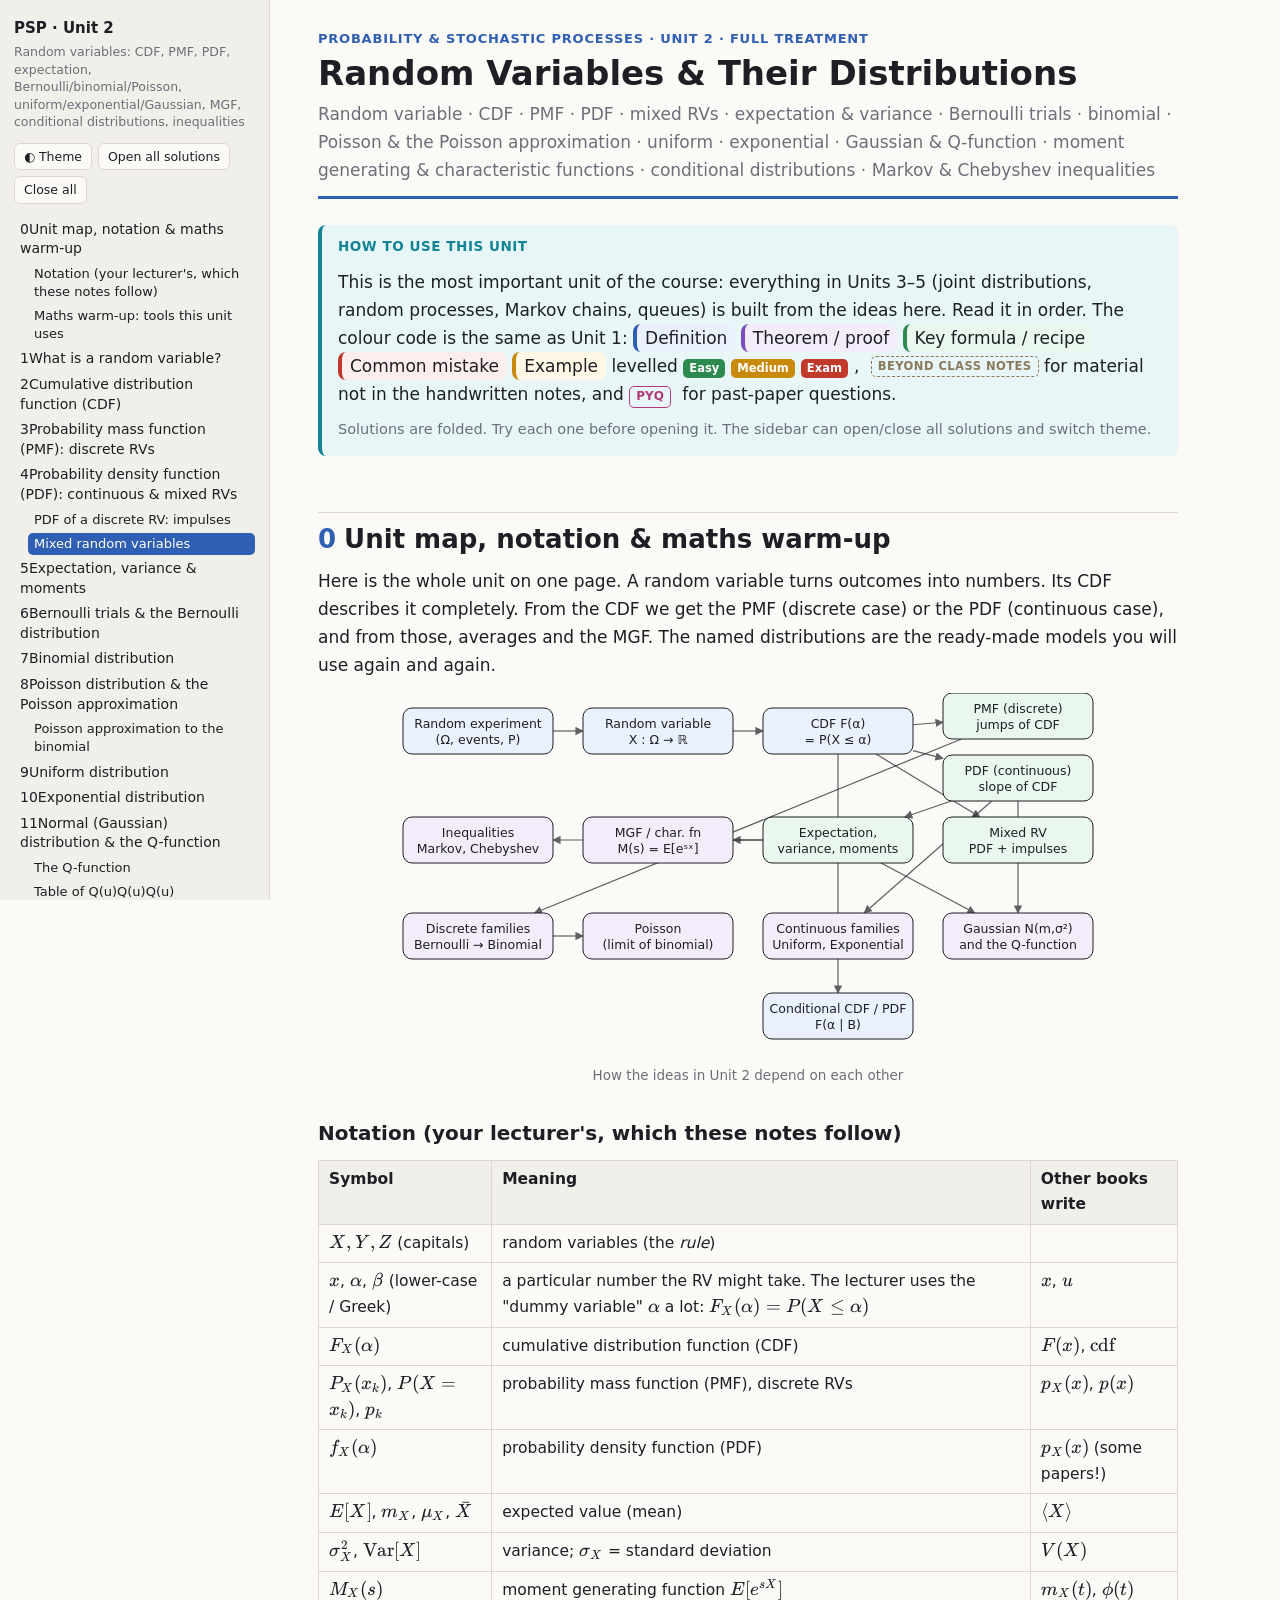
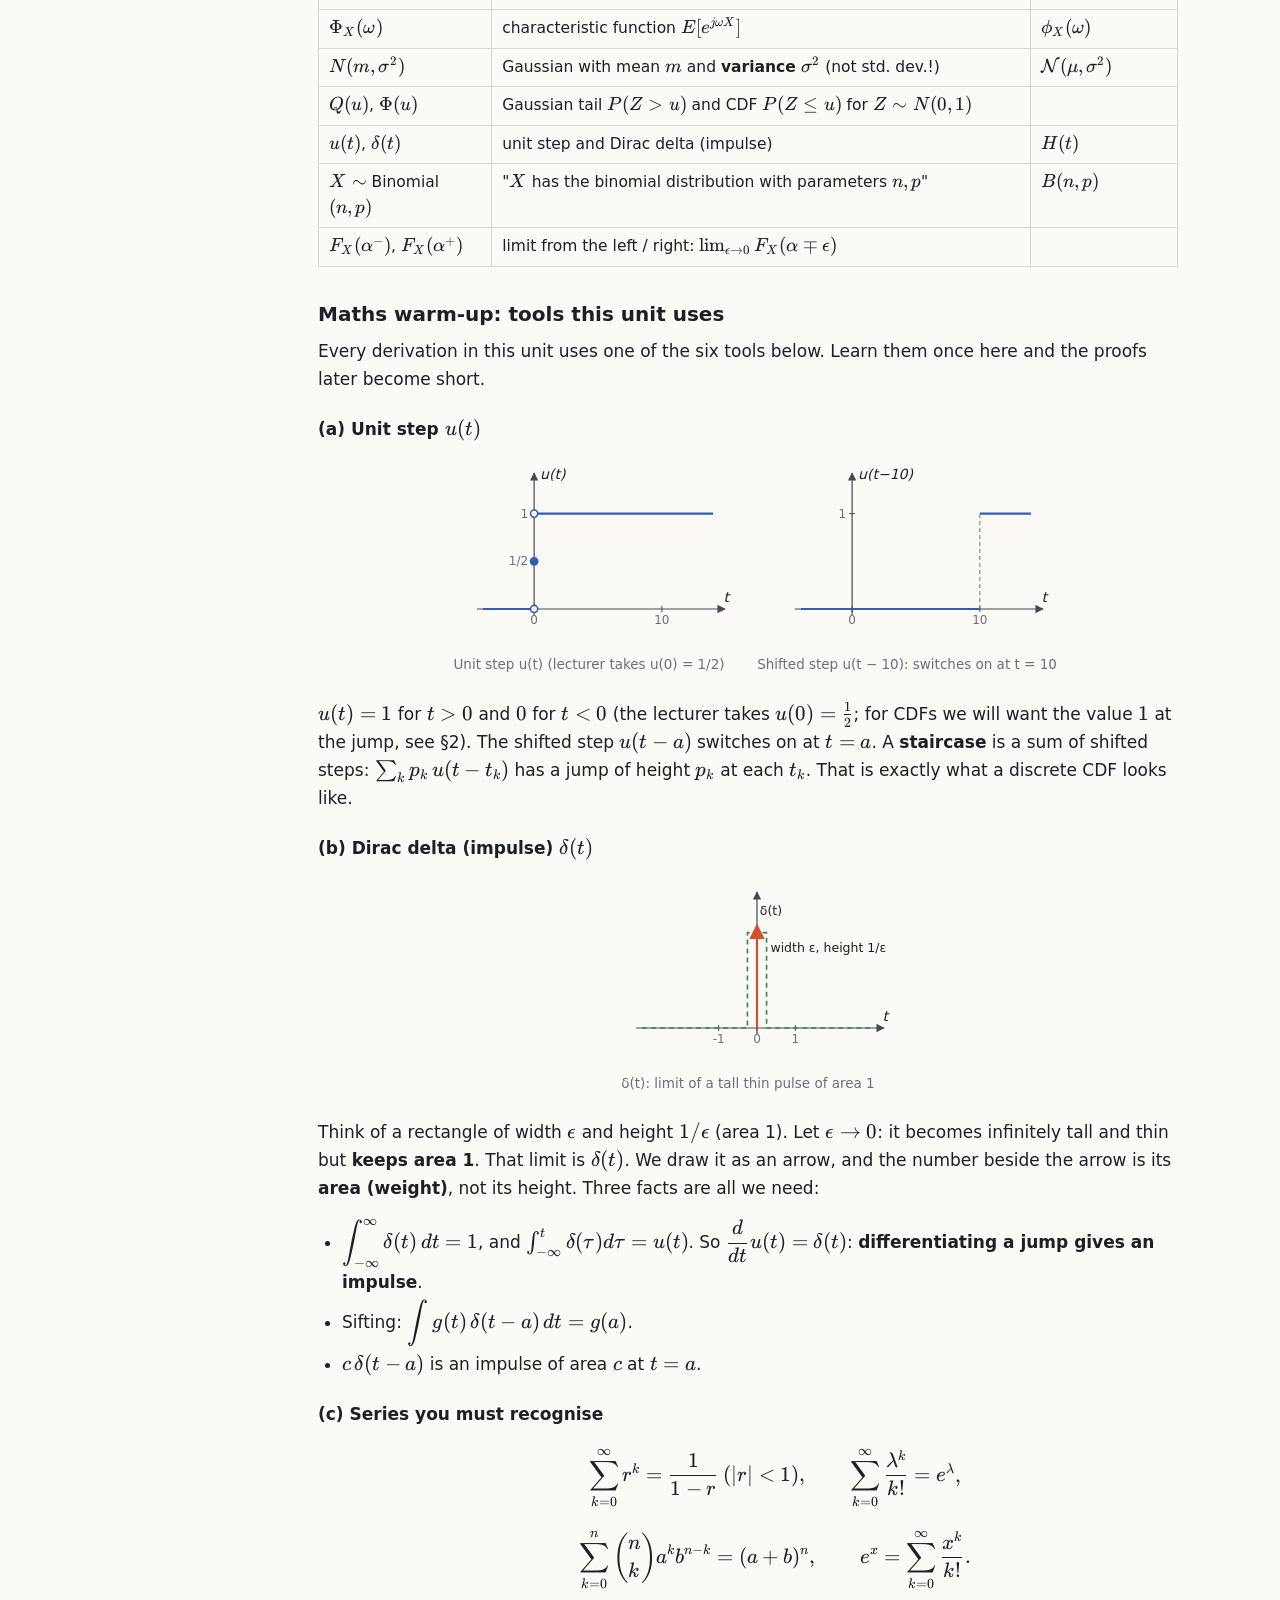
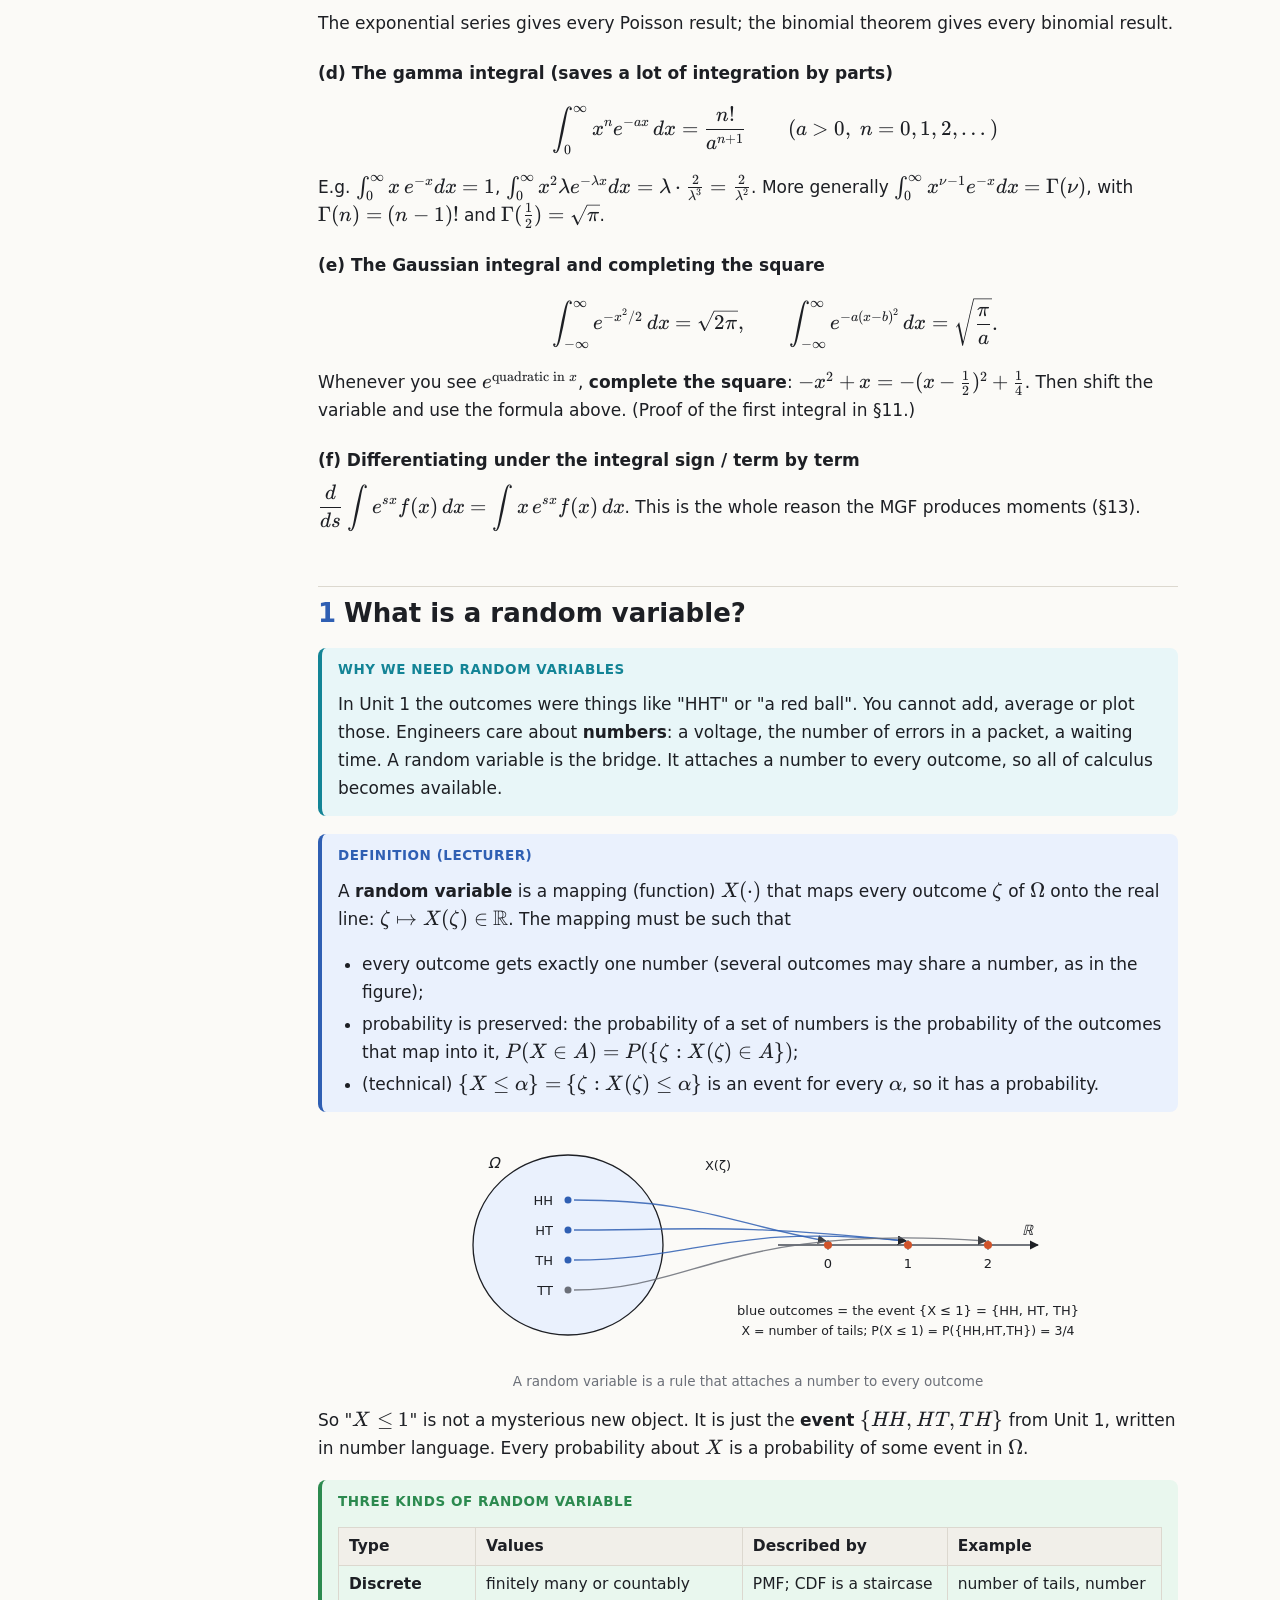
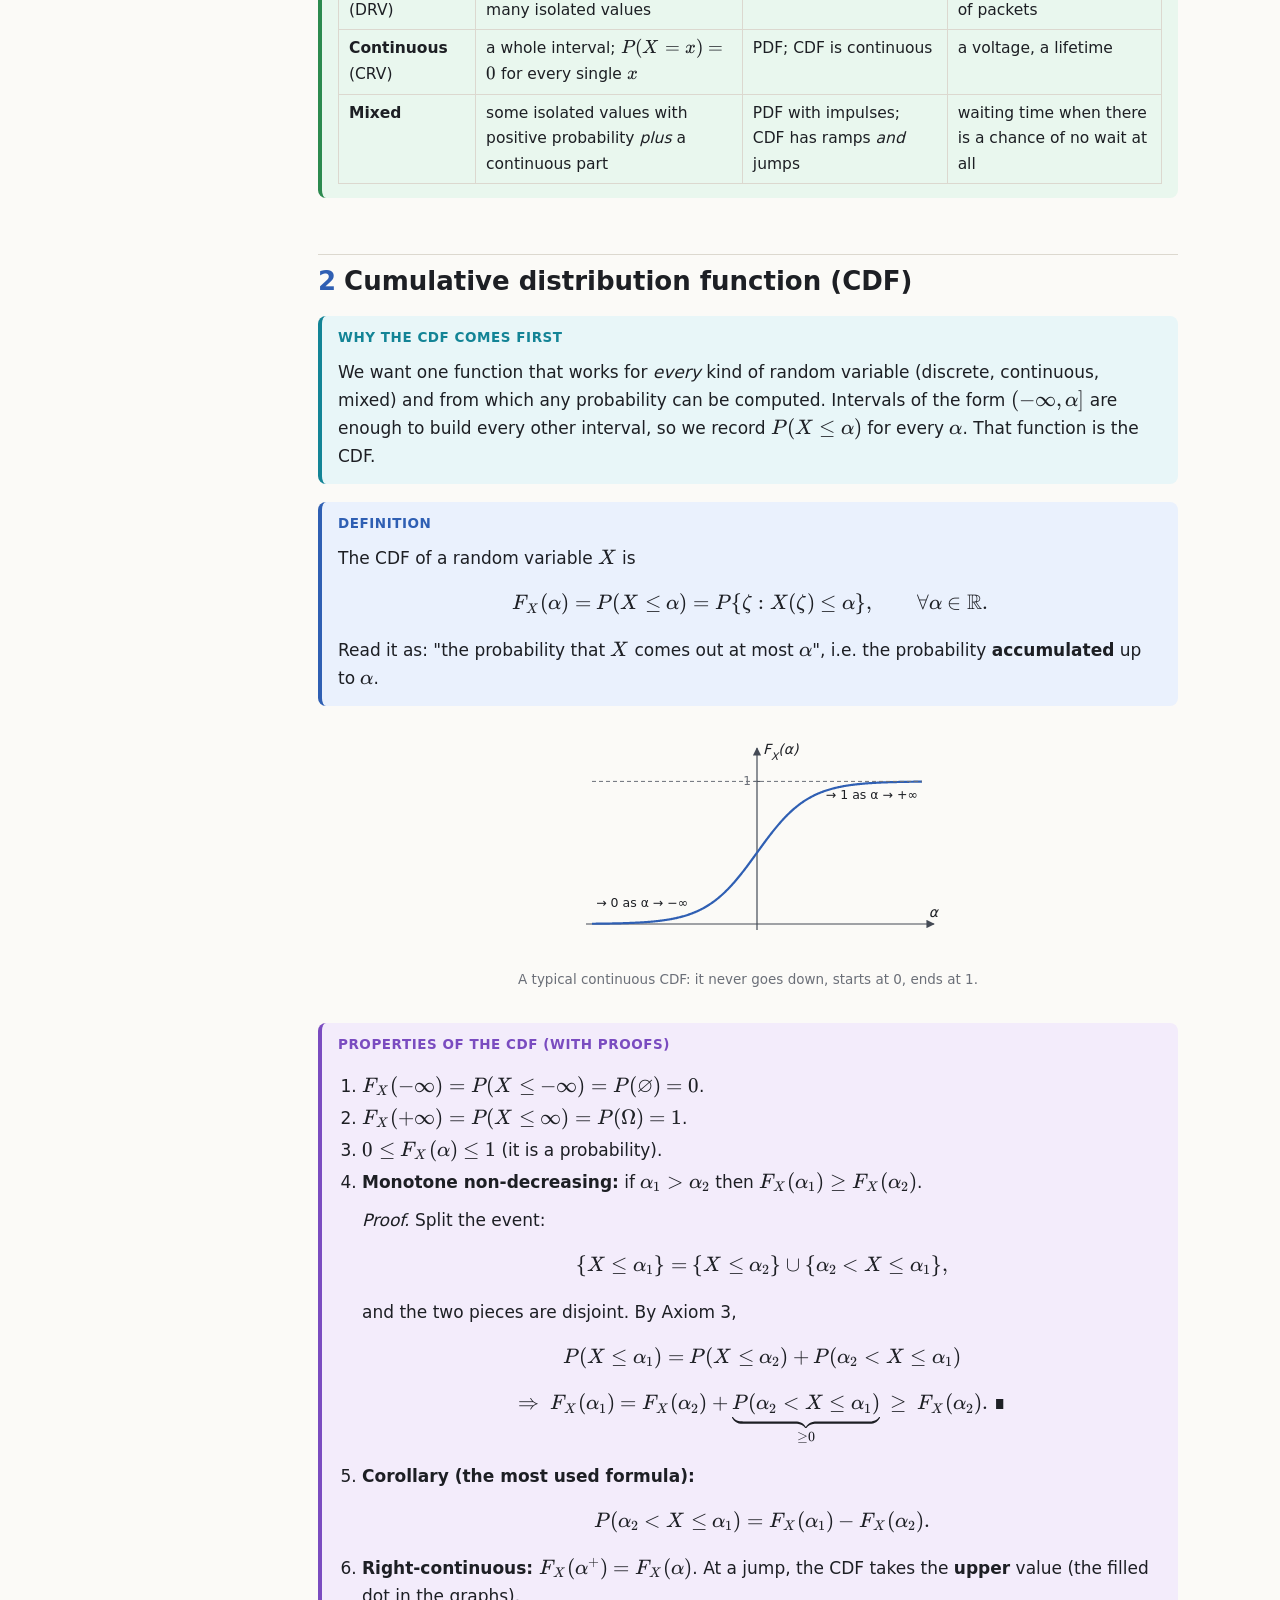
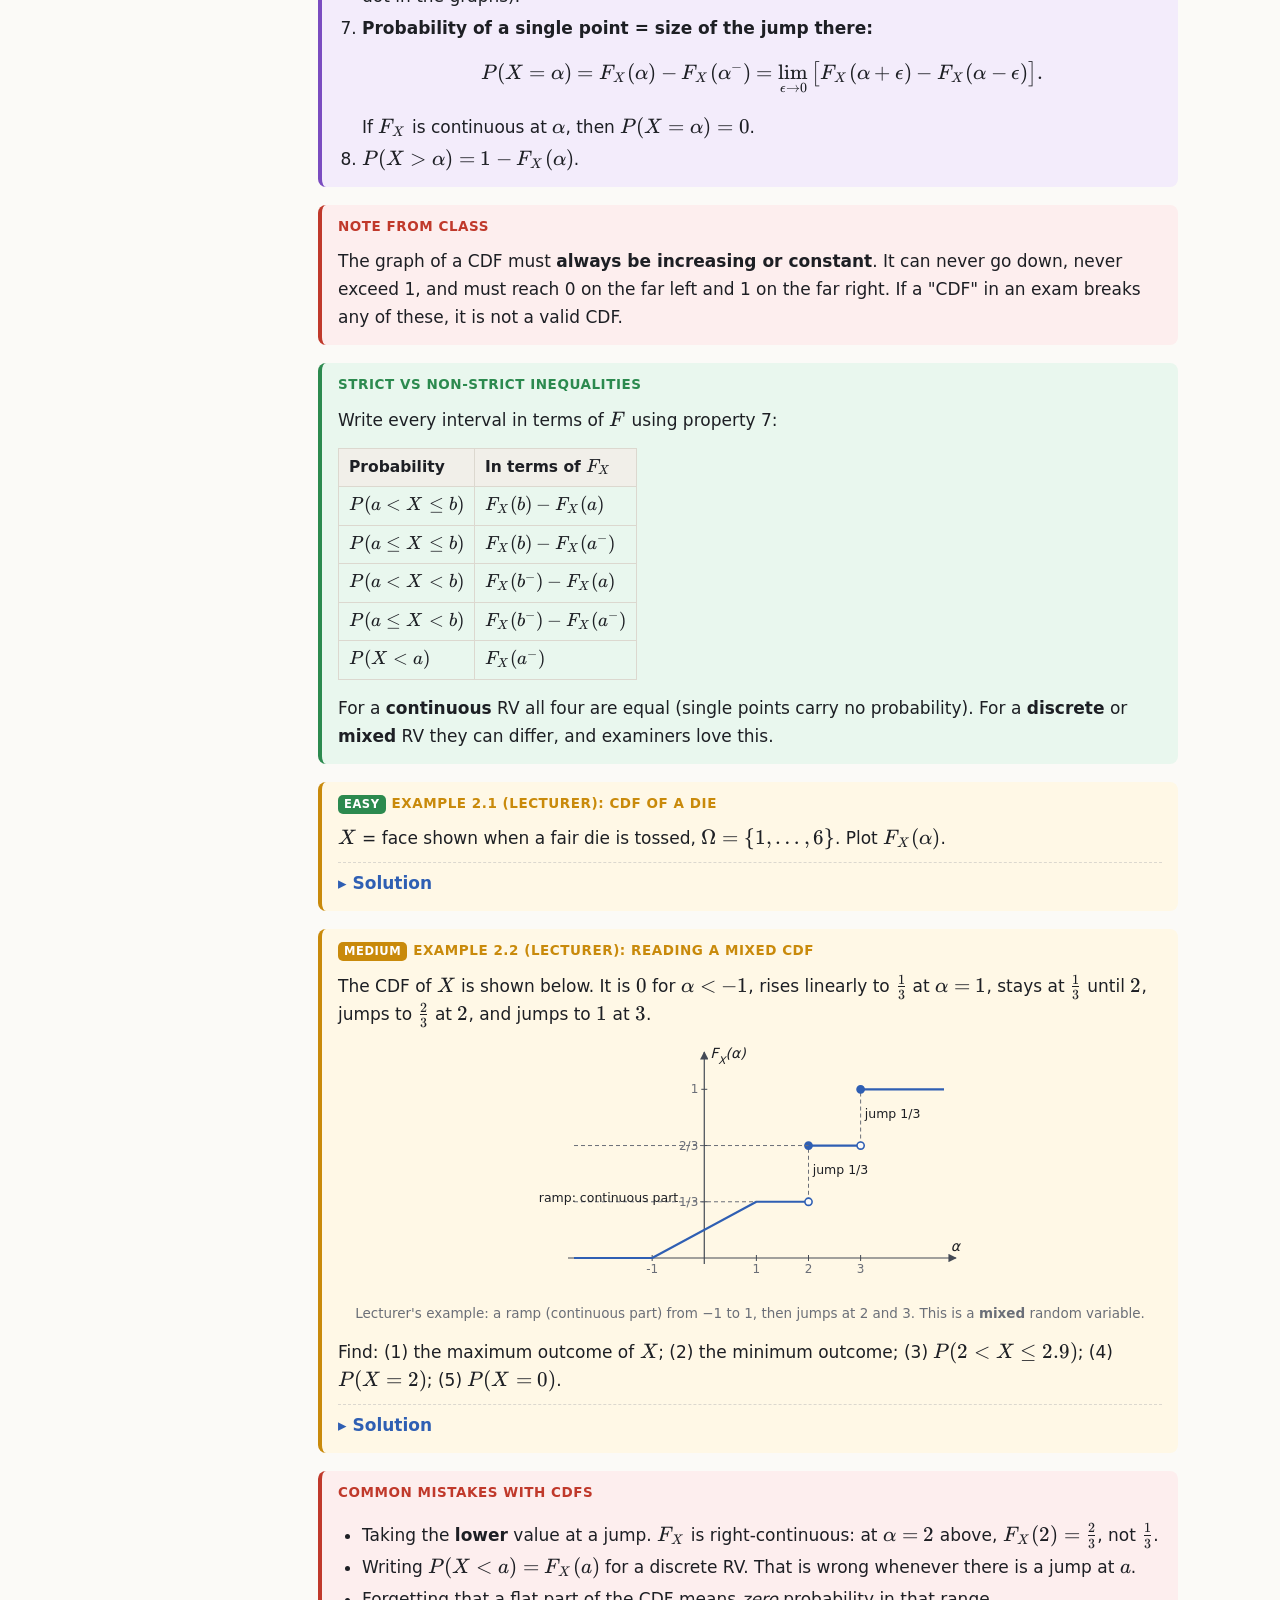
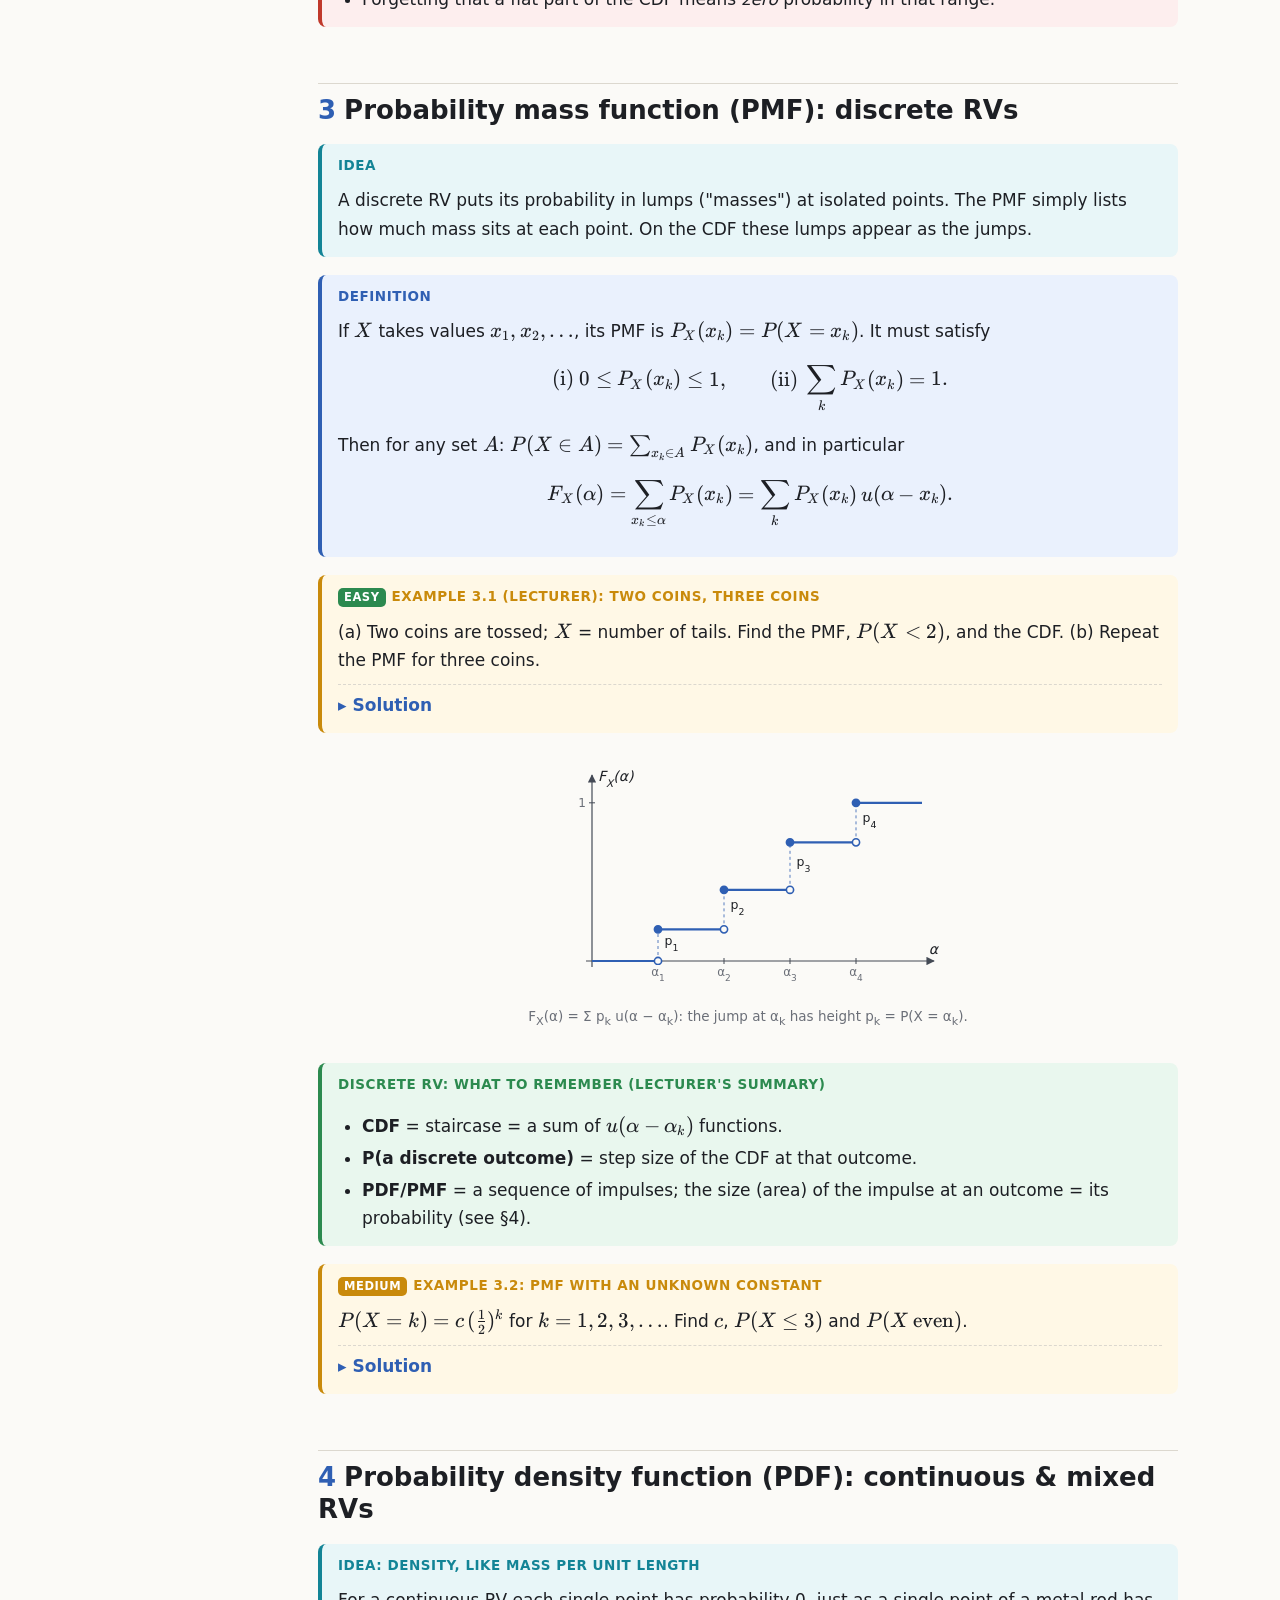
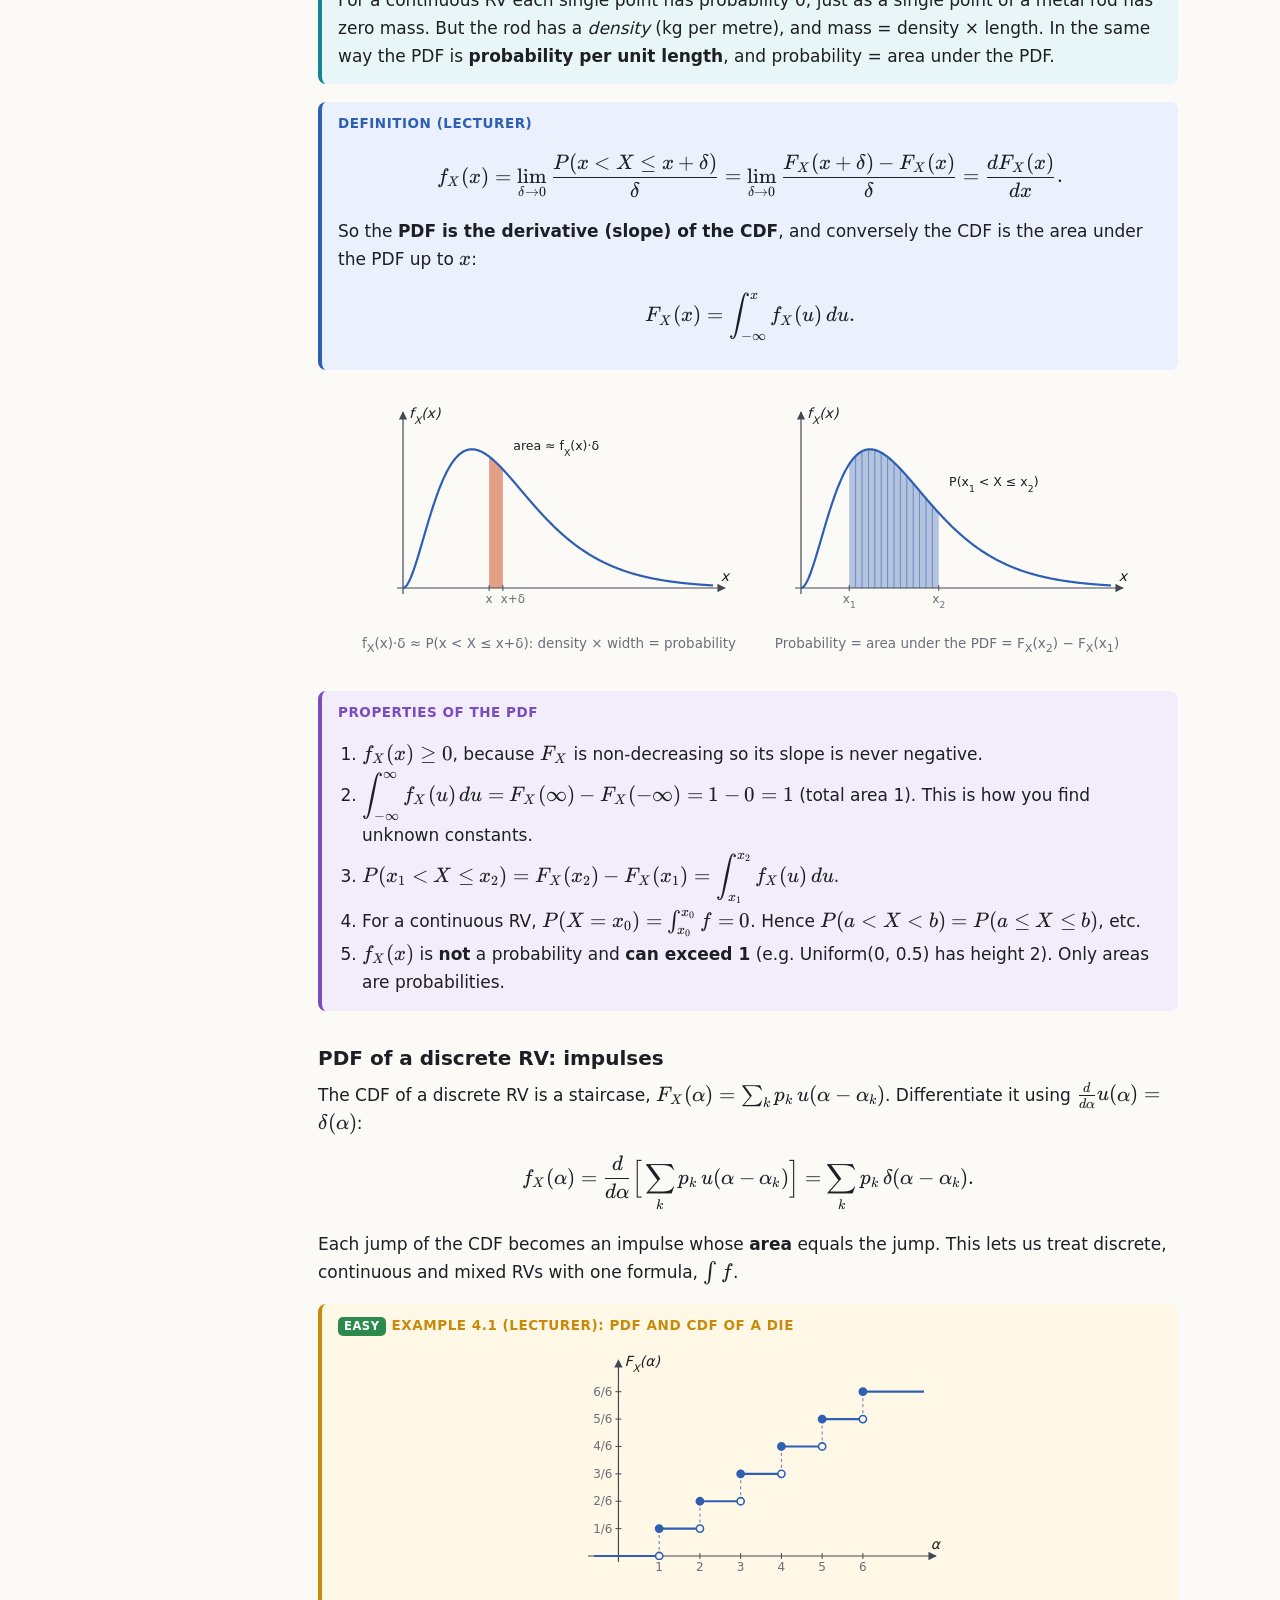
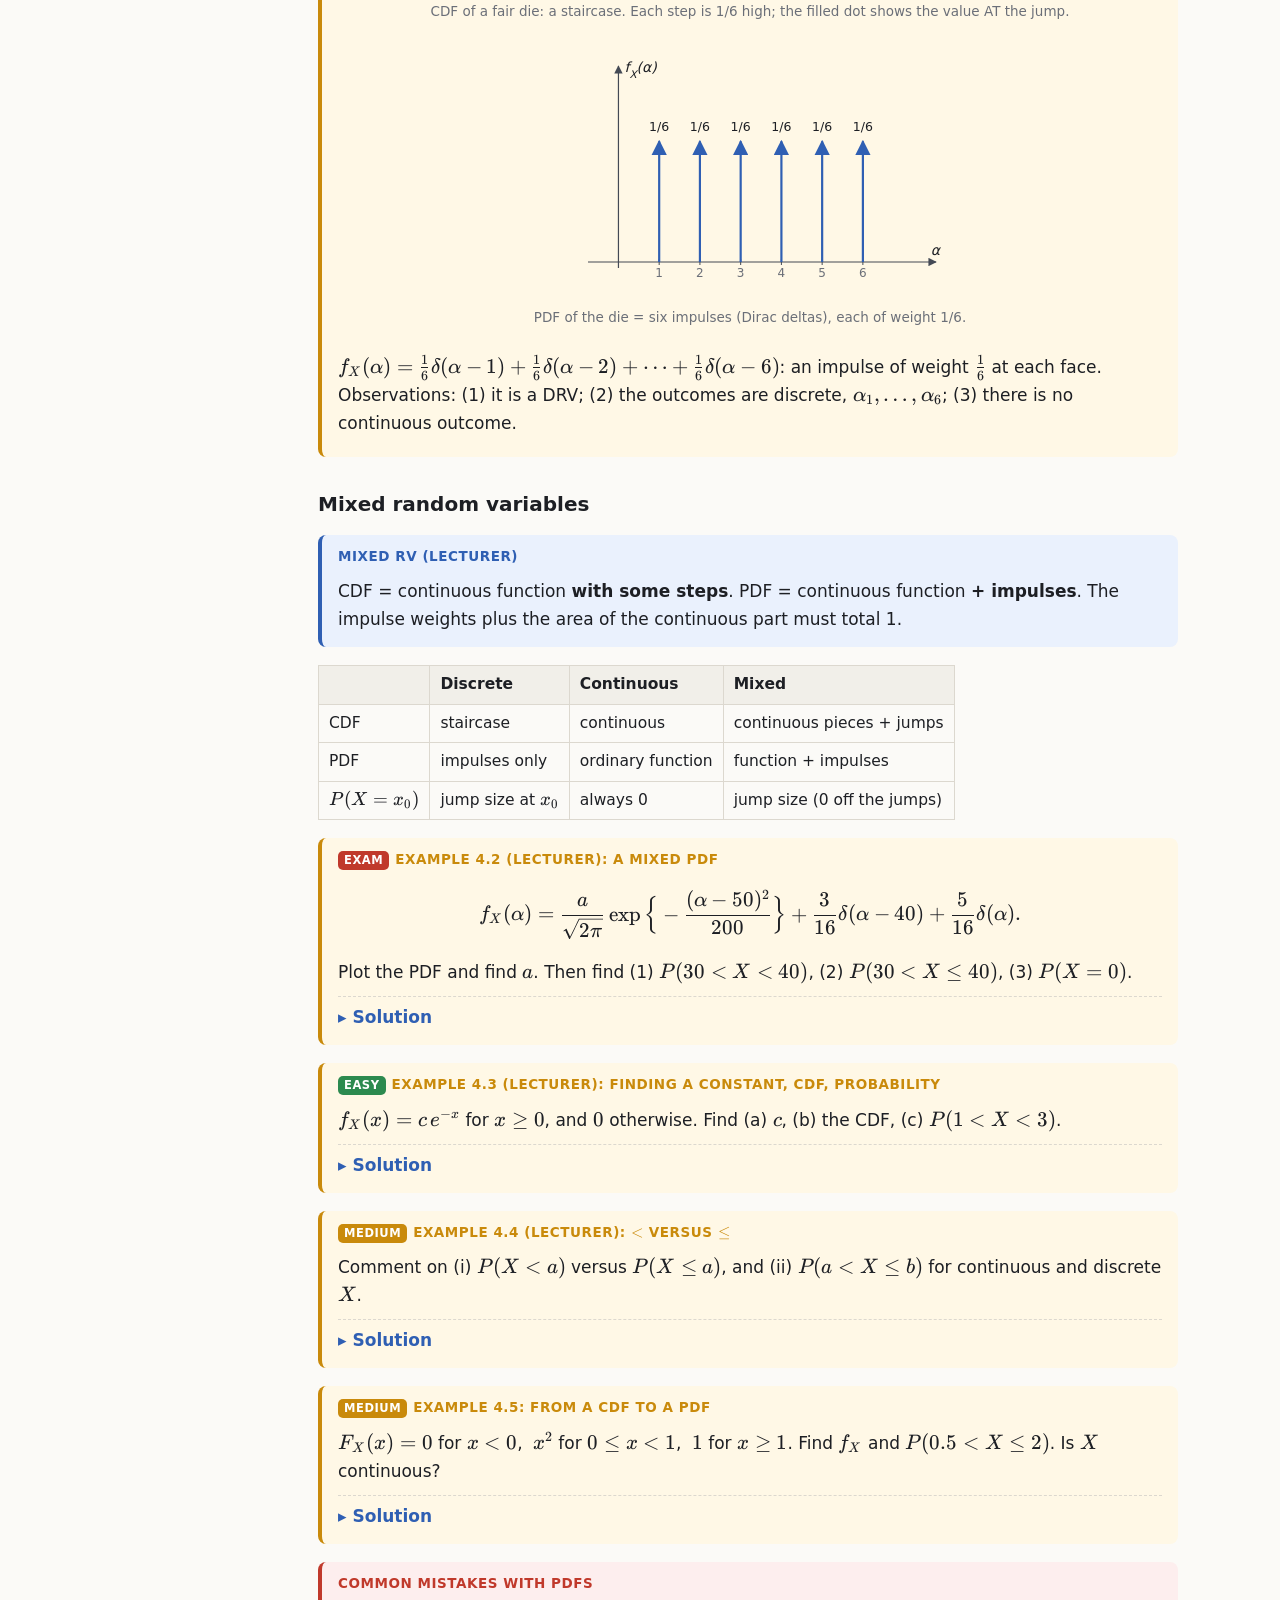
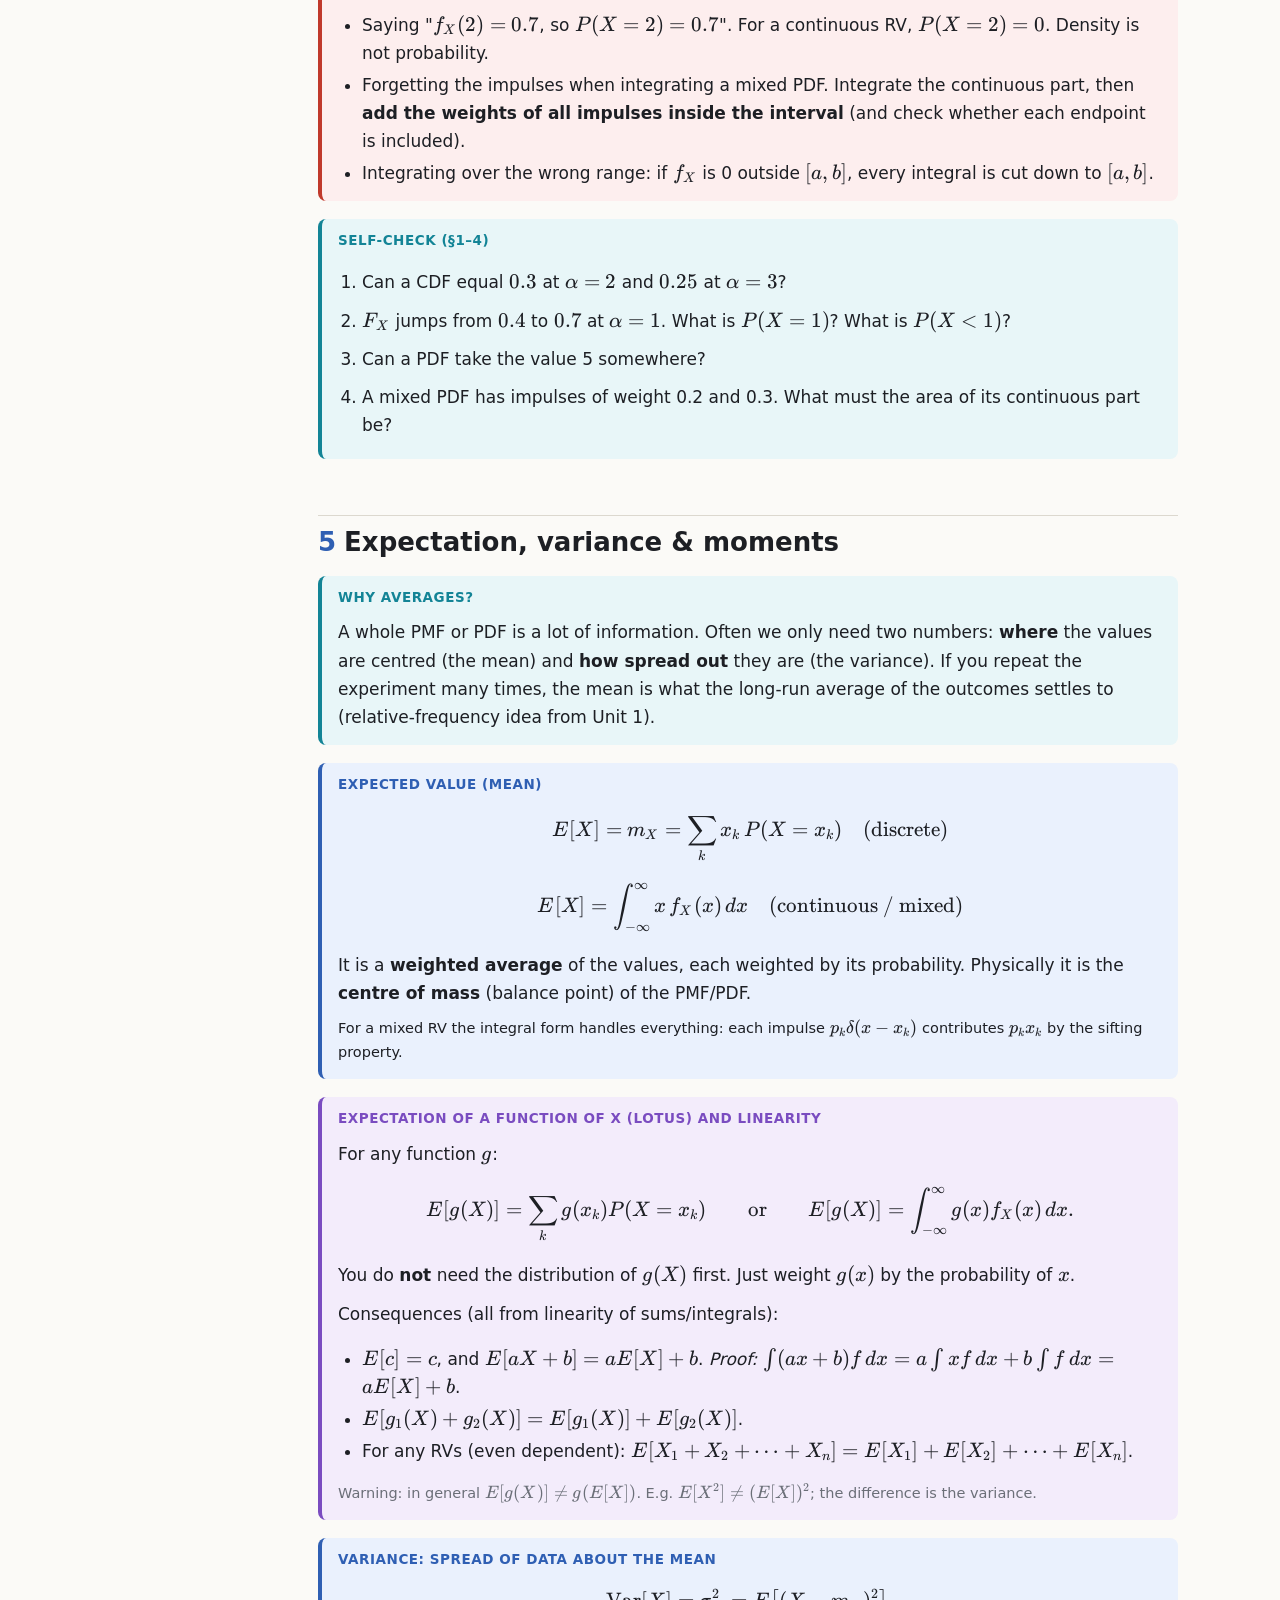
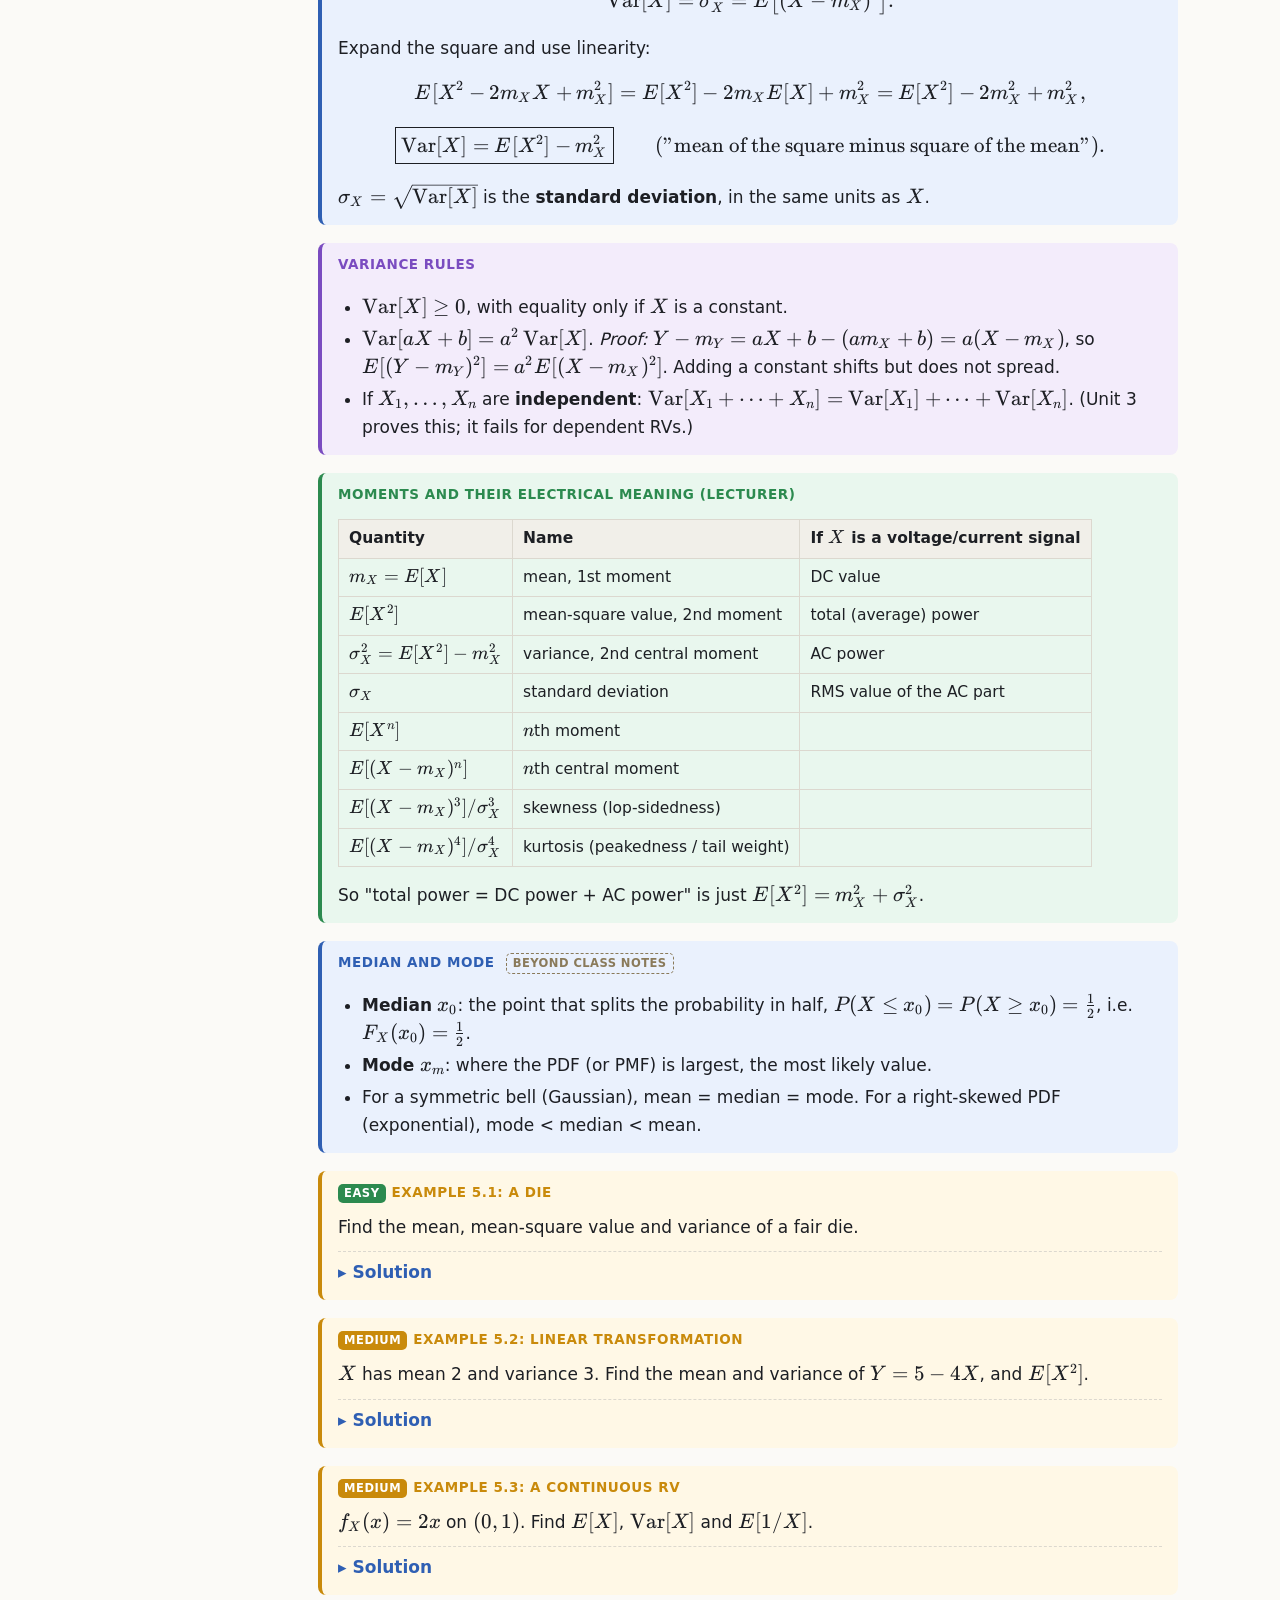
<file: Notes/Unit2.html>
<!doctype html>
<html lang="en">
<head>
<meta charset="utf-8">
<meta name="viewport" content="width=device-width, initial-scale=1">
<title>PSP Unit 2 — Random Variables</title>
<link rel="stylesheet" href="assets/katex/katex.min.css">
<link rel="stylesheet" href="assets/style.css">
<script defer src="assets/katex/katex.min.js"></script>
<script defer src="assets/katex/contrib/auto-render.min.js"></script>
<script defer src="assets/plot.js"></script>
<script defer src="assets/unit2-figs.js"></script>
<script defer src="assets/common.js"></script>
</head>
<body>
<button id="tocbtn" class="tool">☰ Contents</button>
<nav id="toc">
  <div class="toc-title">PSP · Unit 2</div>
  <div class="toc-sub">Random variables: CDF, PMF, PDF, expectation, Bernoulli/binomial/Poisson, uniform/exponential/Gaussian, MGF, conditional distributions, inequalities</div>
  <div class="toc-tools"></div>
  <ol></ol>
</nav>

<main>
<header class="unit-head">
  <div class="kicker">Probability &amp; Stochastic Processes · Unit 2 · full treatment</div>
  <h1>Random Variables &amp; Their Distributions</h1>
  <p>Random variable · CDF · PMF · PDF · mixed RVs · expectation &amp; variance · Bernoulli trials · binomial · Poisson &amp; the Poisson approximation · uniform · exponential · Gaussian &amp; Q-function · moment generating &amp; characteristic functions · conditional distributions · Markov &amp; Chebyshev inequalities</p>
</header>

<div class="box tip">
  <span class="bt">How to use this unit</span>
  <p>This is the most important unit of the course: everything in Units 3–5 (joint distributions, random processes, Markov chains, queues) is built from the ideas here. Read it in order. The colour code is the same as Unit 1:
  <span class="box def" style="display:inline-block;margin:0;padding:0 8px">Definition</span>
  <span class="box thm" style="display:inline-block;margin:0;padding:0 8px">Theorem / proof</span>
  <span class="box key" style="display:inline-block;margin:0;padding:0 8px">Key formula / recipe</span>
  <span class="box warn" style="display:inline-block;margin:0;padding:0 8px">Common mistake</span>
  <span class="ex" style="display:inline-block;margin:0;padding:0 8px">Example</span>
  levelled <span class="tag-lvl lvl-e">Easy</span><span class="tag-lvl lvl-m">Medium</span><span class="tag-lvl lvl-h">Exam</span>,
  <span class="tag-beyond">Beyond class notes</span> for material not in the handwritten notes, and <span class="tag-pyq">PYQ</span> for past-paper questions.</p>
  <p class="small muted">Solutions are folded. Try each one before opening it. The sidebar can open/close all solutions and switch theme.</p>
</div>

<!-- ============================================================ -->
<h2 id="map"><span class="num">0</span>Unit map, notation &amp; maths warm-up</h2>
<p>Here is the whole unit on one page. A random variable turns outcomes into numbers. Its CDF describes it completely. From the CDF we get the PMF (discrete case) or the PDF (continuous case), and from those, averages and the MGF. The named distributions are the ready-made models you will use again and again.</p>
<figure class="diagram map-wrap"><div id="fig-map2"></div><figcaption>How the ideas in Unit 2 depend on each other</figcaption></figure>

<h3 id="notation">Notation (your lecturer's, which these notes follow)</h3>
<table>
  <tr><th>Symbol</th><th>Meaning</th><th>Other books write</th></tr>
  <tr><td>$X, Y, Z$ (capitals)</td><td>random variables (the <em>rule</em>)</td><td></td></tr>
  <tr><td>$x$, $\alpha$, $\beta$ (lower-case / Greek)</td><td>a particular number the RV might take. The lecturer uses the "dummy variable" $\alpha$ a lot: $F_X(\alpha)=P(X\le\alpha)$</td><td>$x$, $u$</td></tr>
  <tr><td>$F_X(\alpha)$</td><td>cumulative distribution function (CDF)</td><td>$F(x)$, $\mathrm{cdf}$</td></tr>
  <tr><td>$P_X(x_k)$, $P(X=x_k)$, $p_k$</td><td>probability mass function (PMF), discrete RVs</td><td>$p_X(x)$, $p(x)$</td></tr>
  <tr><td>$f_X(\alpha)$</td><td>probability density function (PDF)</td><td>$p_X(x)$ (some papers!)</td></tr>
  <tr><td>$E[X]$, $m_X$, $\mu_X$, $\bar X$</td><td>expected value (mean)</td><td>$\langle X\rangle$</td></tr>
  <tr><td>$\sigma_X^2$, $\operatorname{Var}[X]$</td><td>variance; $\sigma_X$ = standard deviation</td><td>$V(X)$</td></tr>
  <tr><td>$M_X(s)$</td><td>moment generating function $E[e^{sX}]$</td><td>$m_X(t)$, $\phi(t)$</td></tr>
  <tr><td>$\Phi_X(\omega)$</td><td>characteristic function $E[e^{j\omega X}]$</td><td>$\phi_X(\omega)$</td></tr>
  <tr><td>$N(m,\sigma^2)$</td><td>Gaussian with mean $m$ and <b>variance</b> $\sigma^2$ (not std. dev.!)</td><td>$\mathcal N(\mu,\sigma^2)$</td></tr>
  <tr><td>$Q(u)$, $\Phi(u)$</td><td>Gaussian tail $P(Z\gt u)$ and CDF $P(Z\le u)$ for $Z\sim N(0,1)$</td><td></td></tr>
  <tr><td>$u(t)$, $\delta(t)$</td><td>unit step and Dirac delta (impulse)</td><td>$H(t)$</td></tr>
  <tr><td>$X\sim$ Binomial$(n,p)$</td><td>"$X$ has the binomial distribution with parameters $n,p$"</td><td>$B(n,p)$</td></tr>
  <tr><td>$F_X(\alpha^-)$, $F_X(\alpha^+)$</td><td>limit from the left / right: $\lim_{\epsilon\to0}F_X(\alpha\mp\epsilon)$</td><td></td></tr>
</table>

<h3 id="warmup">Maths warm-up: tools this unit uses</h3>
<p>Every derivation in this unit uses one of the six tools below. Learn them once here and the proofs later become short.</p>

<h4>(a) Unit step $u(t)$</h4>
<div class="plots-row"><div data-plot="stepU"></div><div data-plot="stepU10"></div></div>
<p>$u(t)=1$ for $t\gt0$ and $0$ for $t\lt0$ (the lecturer takes $u(0)=\tfrac12$; for CDFs we will want the value $1$ at the jump, see §2). The shifted step $u(t-a)$ switches on at $t=a$. A <b>staircase</b> is a sum of shifted steps: $\sum_k p_k\,u(t-t_k)$ has a jump of height $p_k$ at each $t_k$. That is exactly what a discrete CDF looks like.</p>

<h4>(b) Dirac delta (impulse) $\delta(t)$</h4>
<div class="plots-row"><div data-plot="delta"></div></div>
<p>Think of a rectangle of width $\epsilon$ and height $1/\epsilon$ (area 1). Let $\epsilon\to0$: it becomes infinitely tall and thin but <b>keeps area 1</b>. That limit is $\delta(t)$. We draw it as an arrow, and the number beside the arrow is its <b>area (weight)</b>, not its height. Three facts are all we need:</p>
<ul>
  <li>$\displaystyle\int_{-\infty}^{\infty}\delta(t)\,dt=1$, and $\int_{-\infty}^{t}\delta(\tau)d\tau=u(t)$. So $\dfrac{d}{dt}u(t)=\delta(t)$: <b>differentiating a jump gives an impulse</b>.</li>
  <li>Sifting: $\displaystyle\int g(t)\,\delta(t-a)\,dt=g(a)$.</li>
  <li>$c\,\delta(t-a)$ is an impulse of area $c$ at $t=a$.</li>
</ul>

<h4>(c) Series you must recognise</h4>
$$\sum_{k=0}^{\infty}r^k=\frac1{1-r}\ (|r|\lt1),\qquad \sum_{k=0}^{\infty}\frac{\lambda^k}{k!}=e^{\lambda},$$
$$\sum_{k=0}^{n}\binom nk a^k b^{n-k}=(a+b)^n,\qquad e^{x}=\sum_{k=0}^{\infty}\frac{x^k}{k!}.$$
<p>The exponential series gives every Poisson result; the binomial theorem gives every binomial result.</p>

<h4>(d) The gamma integral (saves a lot of integration by parts)</h4>
$$\int_0^\infty x^n e^{-ax}\,dx=\frac{n!}{a^{n+1}}\qquad(a\gt0,\ n=0,1,2,\dots)$$
<p>E.g. $\int_0^\infty x\,e^{-x}dx=1$, $\int_0^\infty x^2\lambda e^{-\lambda x}dx=\lambda\cdot\frac{2}{\lambda^3}=\frac2{\lambda^2}$. More generally $\int_0^\infty x^{\nu-1}e^{-x}dx=\Gamma(\nu)$, with $\Gamma(n)=(n-1)!$ and $\Gamma(\tfrac12)=\sqrt\pi$.</p>

<h4>(e) The Gaussian integral and completing the square</h4>
$$\int_{-\infty}^{\infty}e^{-x^2/2}\,dx=\sqrt{2\pi},\qquad \int_{-\infty}^{\infty}e^{-a(x-b)^2}\,dx=\sqrt{\frac{\pi}{a}}.$$
<p>Whenever you see $e^{\text{quadratic in }x}$, <b>complete the square</b>: $-x^2+x=-(x-\tfrac12)^2+\tfrac14$. Then shift the variable and use the formula above. (Proof of the first integral in §11.)</p>

<h4>(f) Differentiating under the integral sign / term by term</h4>
<p>$\dfrac{d}{ds}\displaystyle\int e^{sx}f(x)\,dx=\int x\,e^{sx}f(x)\,dx$. This is the whole reason the MGF produces moments (§13).</p>

<!-- ============================================================ -->
<h2 id="rv"><span class="num">1</span>What is a random variable?</h2>

<div class="box why"><span class="bt">Why we need random variables</span>
<p>In Unit 1 the outcomes were things like "HHT" or "a red ball". You cannot add, average or plot those. Engineers care about <b>numbers</b>: a voltage, the number of errors in a packet, a waiting time. A random variable is the bridge. It attaches a number to every outcome, so all of calculus becomes available.</p></div>

<div class="box def"><span class="bt">Definition (lecturer)</span>
<p>A <b>random variable</b> is a mapping (function) $X(\cdot)$ that maps every outcome $\zeta$ of $\Omega$ onto the real line: $\zeta\mapsto X(\zeta)\in\mathbb R$. The mapping must be such that</p>
<ul>
  <li>every outcome gets exactly one number (several outcomes may share a number, as in the figure);</li>
  <li>probability is preserved: the probability of a set of numbers is the probability of the outcomes that map into it, $P(X\in A)=P(\{\zeta: X(\zeta)\in A\})$;</li>
  <li>(technical) $\{X\le\alpha\}=\{\zeta: X(\zeta)\le\alpha\}$ is an event for every $\alpha$, so it has a probability.</li>
</ul></div>

<div id="fig-rvmap"></div>

<p>So "$X\le1$" is not a mysterious new object. It is just the <b>event</b> $\{HH,HT,TH\}$ from Unit 1, written in number language. Every probability about $X$ is a probability of some event in $\Omega$.</p>

<div class="box key"><span class="bt">Three kinds of random variable</span>
<table>
  <tr><th>Type</th><th>Values</th><th>Described by</th><th>Example</th></tr>
  <tr><td><b>Discrete</b> (DRV)</td><td>finitely many or countably many isolated values</td><td>PMF; CDF is a staircase</td><td>number of tails, number of packets</td></tr>
  <tr><td><b>Continuous</b> (CRV)</td><td>a whole interval; $P(X=x)=0$ for every single $x$</td><td>PDF; CDF is continuous</td><td>a voltage, a lifetime</td></tr>
  <tr><td><b>Mixed</b></td><td>some isolated values with positive probability <em>plus</em> a continuous part</td><td>PDF with impulses; CDF has ramps <em>and</em> jumps</td><td>waiting time when there is a chance of no wait at all</td></tr>
</table></div>

<!-- ============================================================ -->
<h2 id="cdf"><span class="num">2</span>Cumulative distribution function (CDF)</h2>

<div class="box why"><span class="bt">Why the CDF comes first</span>
<p>We want one function that works for <em>every</em> kind of random variable (discrete, continuous, mixed) and from which any probability can be computed. Intervals of the form $(-\infty,\alpha]$ are enough to build every other interval, so we record $P(X\le\alpha)$ for every $\alpha$. That function is the CDF.</p></div>

<div class="box def"><span class="bt">Definition</span>
<p>The CDF of a random variable $X$ is
$$F_X(\alpha)=P(X\le\alpha)=P\{\zeta: X(\zeta)\le\alpha\},\qquad\forall\alpha\in\mathbb R.$$
Read it as: "the probability that $X$ comes out at most $\alpha$", i.e. the probability <b>accumulated</b> up to $\alpha$.</p></div>

<div class="plots-row"><div data-plot="cdfGeneric"></div></div>

<div class="box thm"><span class="bt">Properties of the CDF (with proofs)</span>
<ol>
  <li>$F_X(-\infty)=P(X\le-\infty)=P(\varnothing)=0$.</li>
  <li>$F_X(+\infty)=P(X\le\infty)=P(\Omega)=1$.</li>
  <li>$0\le F_X(\alpha)\le1$ (it is a probability).</li>
  <li><b>Monotone non-decreasing:</b> if $\alpha_1\gt\alpha_2$ then $F_X(\alpha_1)\ge F_X(\alpha_2)$.
    <p><em>Proof.</em> Split the event:
    $$\{X\le\alpha_1\}=\{X\le\alpha_2\}\cup\{\alpha_2\lt X\le\alpha_1\},$$
    and the two pieces are disjoint. By Axiom 3,
    $$P(X\le\alpha_1)=P(X\le\alpha_2)+P(\alpha_2\lt X\le\alpha_1)$$
    $$\Rightarrow\ F_X(\alpha_1)=F_X(\alpha_2)+\underbrace{P(\alpha_2\lt X\le\alpha_1)}_{\ge0}\ \ge\ F_X(\alpha_2).\ ∎$$</p></li>
  <li><b>Corollary (the most used formula):</b>
  $$P(\alpha_2\lt X\le\alpha_1)=F_X(\alpha_1)-F_X(\alpha_2).$$</li>
  <li><b>Right-continuous:</b> $F_X(\alpha^+)=F_X(\alpha)$. At a jump, the CDF takes the <b>upper</b> value (the filled dot in the graphs).</li>
  <li><b>Probability of a single point = size of the jump there:</b>
  $$P(X=\alpha)=F_X(\alpha)-F_X(\alpha^-)=\lim_{\epsilon\to0}\big[F_X(\alpha+\epsilon)-F_X(\alpha-\epsilon)\big].$$
  If $F_X$ is continuous at $\alpha$, then $P(X=\alpha)=0$.</li>
  <li>$P(X\gt\alpha)=1-F_X(\alpha)$.</li>
</ol></div>

<div class="box warn"><span class="bt">Note from class</span>
<p>The graph of a CDF must <b>always be increasing or constant</b>. It can never go down, never exceed 1, and must reach 0 on the far left and 1 on the far right. If a "CDF" in an exam breaks any of these, it is not a valid CDF.</p></div>

<div class="box key"><span class="bt">Strict vs non-strict inequalities</span>
<p>Write every interval in terms of $F$ using property 7:</p>
<table>
  <tr><th>Probability</th><th>In terms of $F_X$</th></tr>
  <tr><td>$P(a\lt X\le b)$</td><td>$F_X(b)-F_X(a)$</td></tr>
  <tr><td>$P(a\le X\le b)$</td><td>$F_X(b)-F_X(a^-)$</td></tr>
  <tr><td>$P(a\lt X\lt b)$</td><td>$F_X(b^-)-F_X(a)$</td></tr>
  <tr><td>$P(a\le X\lt b)$</td><td>$F_X(b^-)-F_X(a^-)$</td></tr>
  <tr><td>$P(X\lt a)$</td><td>$F_X(a^-)$</td></tr>
</table>
<p>For a <b>continuous</b> RV all four are equal (single points carry no probability). For a <b>discrete</b> or <b>mixed</b> RV they can differ, and examiners love this.</p></div>

<div class="ex"><span class="bt"><span class="tag-lvl lvl-e">Easy</span>Example 2.1 (lecturer): CDF of a die</span>
<p>$X$ = face shown when a fair die is tossed, $\Omega=\{1,\dots,6\}$. Plot $F_X(\alpha)$.</p>
<details class="sol"><summary>Solution</summary>
<p>For $\alpha\lt1$ no face is $\le\alpha$, so $F=0$. For $1\le\alpha\lt2$ only face 1 counts, so $F=\tfrac16$. For $2\le\alpha\lt3$, $F=P(1)+P(2)=\tfrac26$, and so on up to $F=1$ for $\alpha\ge6$. For example $F_X(2)=P(X\le2)=P(1)+P(2)=\tfrac26$, and $F_X(2.7)=\tfrac26$ as well.</p>
<div data-plot="cdfDie"></div>
<p>Using the unit step: $F_X(\alpha)=\frac16\sum_{k=1}^{6}u(\alpha-k)$.</p></details></div>

<div class="ex"><span class="bt"><span class="tag-lvl lvl-m">Medium</span>Example 2.2 (lecturer): reading a mixed CDF</span>
<p>The CDF of $X$ is shown below. It is $0$ for $\alpha\lt-1$, rises linearly to $\tfrac13$ at $\alpha=1$, stays at $\tfrac13$ until $2$, jumps to $\tfrac23$ at $2$, and jumps to $1$ at $3$.</p>
<div data-plot="cdfMixedLect"></div>
<p>Find: (1) the maximum outcome of $X$; (2) the minimum outcome; (3) $P(2\lt X\le2.9)$; (4) $P(X=2)$; (5) $P(X=0)$.</p>
<details class="sol"><summary>Solution</summary>
<ol>
  <li>$P(X\gt3)=1-F_X(3)=1-1=0$. So $X$ never exceeds 3: <b>max outcome = 3</b>.</li>
  <li>$P(X\le-1)=F_X(-1)=0$, and $F$ starts rising right after $-1$: <b>min outcome = −1</b>.</li>
  <li>$P(2\lt X\le2.9)=F_X(2.9)-F_X(2)=\tfrac23-\tfrac23=\mathbf 0$. The CDF is flat there, so no probability lives in that interval.</li>
  <li>$P(X=2)=\lim_{\epsilon\to0}\big[F_X(2+\epsilon)-F_X(2-\epsilon)\big]=\tfrac23-\tfrac13=\mathbf{\tfrac13}$: the jump size.</li>
  <li>$P(X=0)=F_X(0^+)-F_X(0^-)=\mathbf 0$, because $F$ is continuous at 0 (it is on the ramp).</li>
</ol>
<p class="small">Bonus: the ramp has slope $\frac{1/3}{2}=\frac16$, so $F_X(\alpha)=\frac{\alpha+1}{6}$ on $[-1,1)$. The ramp carries probability $\tfrac13$ spread continuously over $(-1,1)$, and the two jumps carry $\tfrac13$ each.</p></details></div>

<div class="box warn"><span class="bt">Common mistakes with CDFs</span>
<ul>
  <li>Taking the <b>lower</b> value at a jump. $F_X$ is right-continuous: at $\alpha=2$ above, $F_X(2)=\tfrac23$, not $\tfrac13$.</li>
  <li>Writing $P(X\lt a)=F_X(a)$ for a discrete RV. That is wrong whenever there is a jump at $a$.</li>
  <li>Forgetting that a flat part of the CDF means <em>zero</em> probability in that range.</li>
</ul></div>

<!-- ============================================================ -->
<h2 id="pmf"><span class="num">3</span>Probability mass function (PMF): discrete RVs</h2>

<div class="box why"><span class="bt">Idea</span>
<p>A discrete RV puts its probability in lumps ("masses") at isolated points. The PMF simply lists how much mass sits at each point. On the CDF these lumps appear as the jumps.</p></div>

<div class="box def"><span class="bt">Definition</span>
<p>If $X$ takes values $x_1,x_2,\dots$, its PMF is $P_X(x_k)=P(X=x_k)$. It must satisfy
$$\text{(i) }0\le P_X(x_k)\le1,\qquad\text{(ii) }\sum_k P_X(x_k)=1.$$
Then for any set $A$: $P(X\in A)=\sum_{x_k\in A}P_X(x_k)$, and in particular
$$F_X(\alpha)=\sum_{x_k\le\alpha}P_X(x_k)=\sum_k P_X(x_k)\,u(\alpha-x_k).$$</p></div>

<div class="ex"><span class="bt"><span class="tag-lvl lvl-e">Easy</span>Example 3.1 (lecturer): two coins, three coins</span>
<p>(a) Two coins are tossed; $X$ = number of tails. Find the PMF, $P(X\lt2)$, and the CDF. (b) Repeat the PMF for three coins.</p>
<details class="sol"><summary>Solution</summary>
<p>(a) $\Omega=\{HH,TH,HT,TT\}\mapsto X=0,1,1,2$. So $P(X=0)=\tfrac14$, $P(X=1)=\tfrac24=\tfrac12$, $P(X=2)=\tfrac14$.</p>
<p>$P(X\lt2)=P(X=0)+P(X=1)=\tfrac14+\tfrac12=\tfrac34$.</p>
<div class="plots-row"><div data-plot="pmf2"></div><div data-plot="cdf2"></div></div>
<p>The CDF levels are $0\to\tfrac14\to\tfrac34\to1$. Lecturer's summary: the CDF at $0$ is $P(X=0)$; at $1$ it is $P(X=0)+P(X=1)$; at $2$ it is $P(X=0)+P(X=1)+P(X=2)$.</p>
<p>(b) Three coins give 8 outcomes, with $X=0,1,1,2,1,2,2,3$. So the PMF is $\tfrac18,\tfrac38,\tfrac38,\tfrac18$.</p>
<div data-plot="pmf3"></div></details></div>

<div class="plots-row"><div data-plot="cdfDiscGen"></div></div>
<div class="box key"><span class="bt">Discrete RV: what to remember (lecturer's summary)</span>
<ul>
  <li><b>CDF</b> = staircase = a sum of $u(\alpha-\alpha_k)$ functions.</li>
  <li><b>P(a discrete outcome)</b> = step size of the CDF at that outcome.</li>
  <li><b>PDF/PMF</b> = a sequence of impulses; the size (area) of the impulse at an outcome = its probability (see §4).</li>
</ul></div>

<div class="ex"><span class="bt"><span class="tag-lvl lvl-m">Medium</span>Example 3.2: PMF with an unknown constant</span>
<p>$P(X=k)=c\,(\tfrac12)^k$ for $k=1,2,3,\dots$. Find $c$, $P(X\le3)$ and $P(X\text{ even})$.</p>
<details class="sol"><summary>Solution</summary>
<p>Use $\sum P=1$: $c\sum_{k\ge1}(\tfrac12)^k=c\cdot\frac{1/2}{1-1/2}=c=1$. So $c=1$.</p>
<p>$P(X\le3)=\tfrac12+\tfrac14+\tfrac18=\tfrac78$.</p>
<p>$P(\text{even})=\sum_{j\ge1}(\tfrac12)^{2j}=\frac{1/4}{1-1/4}=\tfrac13$.</p></details></div>

<!-- ============================================================ -->
<h2 id="pdf"><span class="num">4</span>Probability density function (PDF): continuous &amp; mixed RVs</h2>

<div class="box why"><span class="bt">Idea: density, like mass per unit length</span>
<p>For a continuous RV each single point has probability 0, just as a single point of a metal rod has zero mass. But the rod has a <em>density</em> (kg per metre), and mass = density × length. In the same way the PDF is <b>probability per unit length</b>, and probability = area under the PDF.</p></div>

<div class="box def"><span class="bt">Definition (lecturer)</span>
$$f_X(x)=\lim_{\delta\to0}\frac{P(x\lt X\le x+\delta)}{\delta}=\lim_{\delta\to0}\frac{F_X(x+\delta)-F_X(x)}{\delta}=\frac{dF_X(x)}{dx}.$$
<p>So the <b>PDF is the derivative (slope) of the CDF</b>, and conversely the CDF is the area under the PDF up to $x$:
$$F_X(x)=\int_{-\infty}^{x}f_X(u)\,du.$$</p></div>

<div class="plots-row"><div data-plot="pdfStrip"></div><div data-plot="pdfArea"></div></div>

<div class="box thm"><span class="bt">Properties of the PDF</span>
<ol>
  <li>$f_X(x)\ge0$, because $F_X$ is non-decreasing so its slope is never negative.</li>
  <li>$\displaystyle\int_{-\infty}^{\infty}f_X(u)\,du=F_X(\infty)-F_X(-\infty)=1-0=1$ (total area 1). This is how you find unknown constants.</li>
  <li>$\displaystyle P(x_1\lt X\le x_2)=F_X(x_2)-F_X(x_1)=\int_{x_1}^{x_2}f_X(u)\,du$.</li>
  <li>For a continuous RV, $P(X=x_0)=\int_{x_0}^{x_0}f=0$. Hence $P(a\lt X\lt b)=P(a\le X\le b)$, etc.</li>
  <li>$f_X(x)$ is <b>not</b> a probability and <b>can exceed 1</b> (e.g. Uniform(0, 0.5) has height 2). Only areas are probabilities.</li>
</ol></div>

<h3 id="pdf-discrete">PDF of a discrete RV: impulses</h3>
<p>The CDF of a discrete RV is a staircase, $F_X(\alpha)=\sum_k p_k\,u(\alpha-\alpha_k)$. Differentiate it using $\frac{d}{d\alpha}u(\alpha)=\delta(\alpha)$:
$$f_X(\alpha)=\frac{d}{d\alpha}\Big[\sum_k p_k\,u(\alpha-\alpha_k)\Big]=\sum_k p_k\,\delta(\alpha-\alpha_k).$$
Each jump of the CDF becomes an impulse whose <b>area</b> equals the jump. This lets us treat discrete, continuous and mixed RVs with one formula, $\int f$.</p>

<div class="ex"><span class="bt"><span class="tag-lvl lvl-e">Easy</span>Example 4.1 (lecturer): PDF and CDF of a die</span>
<div class="plots-row"><div data-plot="cdfDie"></div><div data-plot="pdfDie"></div></div>
<p>$f_X(\alpha)=\frac16\delta(\alpha-1)+\frac16\delta(\alpha-2)+\dots+\frac16\delta(\alpha-6)$: an impulse of weight $\frac16$ at each face. Observations: (1) it is a DRV; (2) the outcomes are discrete, $\alpha_1,\dots,\alpha_6$; (3) there is no continuous outcome.</p></div>

<h3 id="mixed">Mixed random variables</h3>
<div class="box def"><span class="bt">Mixed RV (lecturer)</span>
<p>CDF = continuous function <b>with some steps</b>. PDF = continuous function <b>+ impulses</b>. The impulse weights plus the area of the continuous part must total 1.</p></div>

<table>
  <tr><th></th><th>Discrete</th><th>Continuous</th><th>Mixed</th></tr>
  <tr><td>CDF</td><td>staircase</td><td>continuous</td><td>continuous pieces + jumps</td></tr>
  <tr><td>PDF</td><td>impulses only</td><td>ordinary function</td><td>function + impulses</td></tr>
  <tr><td>$P(X=x_0)$</td><td>jump size at $x_0$</td><td>always 0</td><td>jump size (0 off the jumps)</td></tr>
</table>

<div class="ex"><span class="bt"><span class="tag-lvl lvl-h">Exam</span>Example 4.2 (lecturer): a mixed PDF</span>
<p>$$f_X(\alpha)=\frac{a}{\sqrt{2\pi}}\exp\Big\{-\frac{(\alpha-50)^2}{200}\Big\}+\frac3{16}\delta(\alpha-40)+\frac5{16}\delta(\alpha).$$
Plot the PDF and find $a$. Then find (1) $P(30\lt X\lt40)$, (2) $P(30\lt X\le40)$, (3) $P(X=0)$.</p>
<details class="sol"><summary>Solution</summary>
<div data-plot="mixedPdfLect"></div>
<p><b>Discrete outcomes:</b> $0$ (weight $\tfrac5{16}$) and $40$ (weight $\tfrac3{16}$). Together that is $\tfrac8{16}=\tfrac12$. So the continuous part must have area $\tfrac12$.</p>
<p>The exponent $\frac{(\alpha-50)^2}{200}=\frac{(\alpha-50)^2}{2\cdot100}$ is a Gaussian shape with $m=50$, $\sigma=10$. From the Gaussian integral, $\int e^{-(\alpha-50)^2/200}d\alpha=\sqrt{2\pi}\cdot10$. Hence
$$\int_{-\infty}^{\infty}\frac{a}{\sqrt{2\pi}}e^{-(\alpha-50)^2/200}d\alpha=\frac{a}{\sqrt{2\pi}}\cdot10\sqrt{2\pi}=10a=\frac12\ \Rightarrow\ \boxed{a=\tfrac1{20}}.$$</p>
<p>So the continuous part is $\frac12\cdot N(50,100)$: half the probability, spread like a Gaussian with mean 50 and σ = 10.</p>
<ol>
  <li>$P(30\lt X\lt40)$: the open interval excludes the impulse at 40, so only the continuous part counts:
  $$\int_{30}^{40}\frac{1}{20\sqrt{2\pi}}e^{-(\alpha-50)^2/200}d\alpha=\frac12\big[Q(-2)-Q(-1)\big]=\frac12(0.9772-0.8413)=0.0680.$$</li>
  <li>$P(30\lt X\le40)$ now includes $\alpha=40$, so add the impulse: $0.0680+\tfrac3{16}=0.0680+0.1875=0.2555$.</li>
  <li>$P(X=0)=\tfrac5{16}$, the weight of the impulse at 0.</li>
</ol>
<p class="small muted">(The Q-function values are explained in §11; the lecturer left (1) and (2) as integrals.)</p>
<div data-plot="mixedCdfLect"></div></details></div>

<div class="ex"><span class="bt"><span class="tag-lvl lvl-e">Easy</span>Example 4.3 (lecturer): finding a constant, CDF, probability</span>
<p>$f_X(x)=c\,e^{-x}$ for $x\ge0$, and $0$ otherwise. Find (a) $c$, (b) the CDF, (c) $P(1\lt X\lt3)$.</p>
<details class="sol"><summary>Solution</summary>
<p>(a) $\int_0^\infty c\,e^{-x}dx=c\,[-e^{-x}]_0^\infty=c=1$. So $c=1$.</p>
<p>(b) For $x\lt0$, $F_X(x)=0$. For $x\ge0$, $F_X(x)=\int_0^x e^{-u}du=1-e^{-x}$.</p>
<p>(c) $P(1\lt X\lt3)=F(3)-F(1)=e^{-1}-e^{-3}=0.3679-0.0498=\mathbf{0.3181}$.</p></details></div>

<div class="ex"><span class="bt"><span class="tag-lvl lvl-m">Medium</span>Example 4.4 (lecturer): $<$ versus $\le$</span>
<p>Comment on (i) $P(X\lt a)$ versus $P(X\le a)$, and (ii) $P(a\lt X\le b)$ for continuous and discrete $X$.</p>
<details class="sol"><summary>Solution</summary>
<p>(i) $\{X\le a\}=\{X\lt a\}\cup\{X=a\}$ (disjoint), so $P(X\le a)=P(X\lt a)+P(X=a)$.</p>
<ul>
  <li>CRV: $P(X=a)=0$, so $P(X\le a)=P(X\lt a)$.</li>
  <li>DRV: $P(X=a)=p_a$ if $a$ is an outcome, else 0. The two differ exactly when $a$ is an outcome.</li>
</ul>
<p>(ii) For a CRV, $P(a\lt X\le b)=P(a\lt X\lt b)=P(a\le X\le b)$. For a DRV with an outcome at $a$ (but not at $b$), $P(a\le X\le b)=P(X=a)+P(a\lt X\le b)=P(X=a)+F_X(b)-F_X(a)$. If there is no outcome at $a$, all of these equal $F_X(b)-F_X(a)=\int_a^b f_X$.</p></details></div>

<div class="ex"><span class="bt"><span class="tag-lvl lvl-m">Medium</span>Example 4.5: from a CDF to a PDF</span>
<p>$F_X(x)=0$ for $x\lt0$, $\ x^2$ for $0\le x\lt1$, $\ 1$ for $x\ge1$. Find $f_X$ and $P(0.5\lt X\le 2)$. Is $X$ continuous?</p>
<details class="sol"><summary>Solution</summary>
<p>$F$ has no jumps ($F(1^-)=1=F(1)$), so $X$ is continuous. Differentiating: $f_X(x)=2x$ on $(0,1)$ and $0$ elsewhere. Check: $\int_0^1 2x\,dx=1$ ✓.</p>
<p>$P(0.5\lt X\le2)=F(2)-F(0.5)=1-0.25=\mathbf{0.75}$.</p></details></div>

<div class="box warn"><span class="bt">Common mistakes with PDFs</span>
<ul>
  <li>Saying "$f_X(2)=0.7$, so $P(X=2)=0.7$". For a continuous RV, $P(X=2)=0$. Density is not probability.</li>
  <li>Forgetting the impulses when integrating a mixed PDF. Integrate the continuous part, then <b>add the weights of all impulses inside the interval</b> (and check whether each endpoint is included).</li>
  <li>Integrating over the wrong range: if $f_X$ is 0 outside $[a,b]$, every integral is cut down to $[a,b]$.</li>
</ul></div>

<div class="box tip"><span class="bt">Self-check (§1–4)</span>
<ol class="checks">
  <li>Can a CDF equal $0.3$ at $\alpha=2$ and $0.25$ at $\alpha=3$?</li>
  <li>$F_X$ jumps from $0.4$ to $0.7$ at $\alpha=1$. What is $P(X=1)$? What is $P(X\lt1)$?</li>
  <li>Can a PDF take the value 5 somewhere?</li>
  <li>A mixed PDF has impulses of weight 0.2 and 0.3. What must the area of its continuous part be?</li>
</ol></div>

<!-- ============================================================ -->
<h2 id="expect"><span class="num">5</span>Expectation, variance &amp; moments</h2>

<div class="box why"><span class="bt">Why averages?</span>
<p>A whole PMF or PDF is a lot of information. Often we only need two numbers: <b>where</b> the values are centred (the mean) and <b>how spread out</b> they are (the variance). If you repeat the experiment many times, the mean is what the long-run average of the outcomes settles to (relative-frequency idea from Unit 1).</p></div>

<div class="box def"><span class="bt">Expected value (mean)</span>
$$E[X]=m_X=\sum_k x_k\,P(X=x_k)\quad\text{(discrete)}$$
$$E[X]=\int_{-\infty}^{\infty}x\,f_X(x)\,dx\quad\text{(continuous / mixed)}$$
<p>It is a <b>weighted average</b> of the values, each weighted by its probability. Physically it is the <b>centre of mass</b> (balance point) of the PMF/PDF.</p>
<p class="small">For a mixed RV the integral form handles everything: each impulse $p_k\delta(x-x_k)$ contributes $p_k x_k$ by the sifting property.</p></div>

<div class="box thm"><span class="bt">Expectation of a function of X (LOTUS) and linearity</span>
<p>For any function $g$:
$$E[g(X)]=\sum_k g(x_k)P(X=x_k)\qquad\text{or}\qquad E[g(X)]=\int_{-\infty}^{\infty}g(x)f_X(x)\,dx.$$
You do <b>not</b> need the distribution of $g(X)$ first. Just weight $g(x)$ by the probability of $x$.</p>
<p>Consequences (all from linearity of sums/integrals):</p>
<ul>
  <li>$E[c]=c$, and $E[aX+b]=aE[X]+b$. <em>Proof:</em> $\int(ax+b)f\,dx=a\int xf\,dx+b\int f\,dx=aE[X]+b$.</li>
  <li>$E[g_1(X)+g_2(X)]=E[g_1(X)]+E[g_2(X)]$.</li>
  <li>For any RVs (even dependent): $E[X_1+X_2+\dots+X_n]=E[X_1]+E[X_2]+\dots+E[X_n]$.</li>
</ul>
<p class="small muted">Warning: in general $E[g(X)]\ne g(E[X])$. E.g. $E[X^2]\ne(E[X])^2$; the difference is the variance.</p></div>

<div class="box def"><span class="bt">Variance: spread of data about the mean</span>
$$\operatorname{Var}[X]=\sigma_X^2=E\big[(X-m_X)^2\big].$$
<p>Expand the square and use linearity:
$$E[X^2-2m_XX+m_X^2]=E[X^2]-2m_XE[X]+m_X^2=E[X^2]-2m_X^2+m_X^2,$$
$$\boxed{\operatorname{Var}[X]=E[X^2]-m_X^2}\qquad\text{("mean of the square minus square of the mean")}.$$
$\sigma_X=\sqrt{\operatorname{Var}[X]}$ is the <b>standard deviation</b>, in the same units as $X$.</p></div>

<div class="box thm"><span class="bt">Variance rules</span>
<ul>
  <li>$\operatorname{Var}[X]\ge0$, with equality only if $X$ is a constant.</li>
  <li>$\operatorname{Var}[aX+b]=a^2\operatorname{Var}[X]$. <em>Proof:</em> $Y-m_Y=aX+b-(am_X+b)=a(X-m_X)$, so $E[(Y-m_Y)^2]=a^2E[(X-m_X)^2]$. Adding a constant shifts but does not spread.</li>
  <li>If $X_1,\dots,X_n$ are <b>independent</b>: $\operatorname{Var}[X_1+\dots+X_n]=\operatorname{Var}[X_1]+\dots+\operatorname{Var}[X_n]$. (Unit 3 proves this; it fails for dependent RVs.)</li>
</ul></div>

<div class="box key"><span class="bt">Moments and their electrical meaning (lecturer)</span>
<table>
  <tr><th>Quantity</th><th>Name</th><th>If $X$ is a voltage/current signal</th></tr>
  <tr><td>$m_X=E[X]$</td><td>mean, 1st moment</td><td>DC value</td></tr>
  <tr><td>$E[X^2]$</td><td>mean-square value, 2nd moment</td><td>total (average) power</td></tr>
  <tr><td>$\sigma_X^2=E[X^2]-m_X^2$</td><td>variance, 2nd central moment</td><td>AC power</td></tr>
  <tr><td>$\sigma_X$</td><td>standard deviation</td><td>RMS value of the AC part</td></tr>
  <tr><td>$E[X^n]$</td><td>$n$th moment</td><td></td></tr>
  <tr><td>$E[(X-m_X)^n]$</td><td>$n$th central moment</td><td></td></tr>
  <tr><td>$E[(X-m_X)^3]/\sigma_X^3$</td><td>skewness (lop-sidedness)</td><td></td></tr>
  <tr><td>$E[(X-m_X)^4]/\sigma_X^4$</td><td>kurtosis (peakedness / tail weight)</td><td></td></tr>
</table>
<p>So "total power = DC power + AC power" is just $E[X^2]=m_X^2+\sigma_X^2$.</p></div>

<div class="box def"><span class="bt">Median and mode <span class="tag-beyond">Beyond class notes</span></span>
<ul>
  <li><b>Median</b> $x_0$: the point that splits the probability in half, $P(X\le x_0)=P(X\ge x_0)=\tfrac12$, i.e. $F_X(x_0)=\tfrac12$.</li>
  <li><b>Mode</b> $x_m$: where the PDF (or PMF) is largest, the most likely value.</li>
  <li>For a symmetric bell (Gaussian), mean = median = mode. For a right-skewed PDF (exponential), mode &lt; median &lt; mean.</li>
</ul></div>

<div class="ex"><span class="bt"><span class="tag-lvl lvl-e">Easy</span>Example 5.1: a die</span>
<p>Find the mean, mean-square value and variance of a fair die.</p>
<details class="sol"><summary>Solution</summary>
<p>$E[X]=\frac{1+2+\dots+6}{6}=\frac{21}6=3.5$ (a die never shows 3.5; the mean need not be a possible value).</p>
<p>$E[X^2]=\frac{1+4+9+16+25+36}{6}=\frac{91}{6}$.</p>
<p>$\sigma^2=\frac{91}6-\frac{49}4=\frac{182-147}{12}=\frac{35}{12}\approx2.92$, and $\sigma\approx1.71$.</p></details></div>

<div class="ex"><span class="bt"><span class="tag-lvl lvl-m">Medium</span>Example 5.2: linear transformation</span>
<p>$X$ has mean 2 and variance 3. Find the mean and variance of $Y=5-4X$, and $E[X^2]$.</p>
<details class="sol"><summary>Solution</summary>
<p>$E[Y]=5-4(2)=-3$. $\operatorname{Var}[Y]=(-4)^2\cdot3=48$ (the sign disappears when squared, and the 5 does nothing). $E[X^2]=\sigma^2+m^2=3+4=7$.</p></details></div>

<div class="ex"><span class="bt"><span class="tag-lvl lvl-m">Medium</span>Example 5.3: a continuous RV</span>
<p>$f_X(x)=2x$ on $(0,1)$. Find $E[X]$, $\operatorname{Var}[X]$ and $E[1/X]$.</p>
<details class="sol"><summary>Solution</summary>
<p>$E[X]=\int_0^1x\cdot2x\,dx=\tfrac23$. $E[X^2]=\int_0^1 2x^3dx=\tfrac12$. So $\operatorname{Var}=\tfrac12-\tfrac49=\tfrac1{18}$.</p>
<p>$E[1/X]=\int_0^1\frac1x\,2x\,dx=2$. Note $E[1/X]=2\ne1/E[X]=1.5$.</p></details></div>

<div class="ex"><span class="bt"><span class="tag-lvl lvl-h">Exam</span>Example 5.4: a mixed RV</span>
<p>$X$ has CDF $F_X(x)=0$ for $x\lt0$, $\ \tfrac12+\tfrac x2$ for $0\le x\lt1$, $\ 1$ for $x\ge1$. Find $E[X]$ and $\operatorname{Var}[X]$.</p>
<details class="sol"><summary>Solution</summary>
<p>The jump at 0 has size $\tfrac12$, so $P(X=0)=\tfrac12$. On $(0,1)$ the slope is $\tfrac12$. So $f_X(x)=\tfrac12\delta(x)+\tfrac12$ on $(0,1)$. Check: $\tfrac12+\tfrac12\cdot1=1$ ✓.</p>
<p>$E[X]=0\cdot\tfrac12+\int_0^1\tfrac x2dx=\tfrac14$. $E[X^2]=\int_0^1\tfrac{x^2}2dx=\tfrac16$. $\operatorname{Var}=\tfrac16-\tfrac1{16}=\tfrac5{48}$.</p></details></div>

<div class="box warn"><span class="bt">Common mistakes</span>
<ul>
  <li>$\operatorname{Var}[aX+b]=a\operatorname{Var}[X]+b$ ✗. The correct rule is $a^2\operatorname{Var}[X]$.</li>
  <li>$\operatorname{Var}[X-Y]=\operatorname{Var}[X]-\operatorname{Var}[Y]$ ✗. For independent RVs it is $\operatorname{Var}[X]+\operatorname{Var}[Y]$ (variances never subtract).</li>
  <li>Forgetting that $E[X^2]$ needs its own sum/integral; it is not $(E[X])^2$.</li>
</ul></div>

<!-- ============================================================ -->
<h2 id="bernoulli"><span class="num">6</span>Bernoulli trials &amp; the Bernoulli distribution</h2>

<div class="box why"><span class="bt">Why</span>
<p>Many experiments have just two results: bit received correctly or not, component works or fails, coin H or T. Call one "success" (probability $p$) and the other "failure" (probability $q=1-p$). One such experiment is a <b>Bernoulli trial</b>. Repeating independent Bernoulli trials gives the binomial, geometric and (in the limit) Poisson distributions, and later the Bernoulli and binomial random processes of Unit 4.</p></div>

<div class="box def"><span class="bt">Bernoulli(p) random variable</span>
$$P_X(x)=\begin{cases}p,& x=1\ \text{(success)}\\ 1-p=q,& x=0\ \text{(failure)}\end{cases}\qquad\text{range}=\{0,1\}.$$
<p>It is the <b>indicator</b> of the success event: $X=1$ if success happens, $0$ otherwise.</p></div>
<div class="plots-row"><div data-plot="bernPmf"></div><div data-plot="bernCdf"></div></div>

<div class="box thm"><span class="bt">Mean and variance</span>
$$E[X]=0\cdot(1-p)+1\cdot p=p,\qquad E[X^2]=0^2(1-p)+1^2p=p,$$
$$\sigma^2=E[X^2]-m^2=p-p^2=p(1-p)=pq.$$
<p>The variance is largest at $p=\tfrac12$ (most uncertain) and zero at $p=0$ or $1$ (no randomness).</p></div>

<!-- ============================================================ -->
<h2 id="binomial"><span class="num">7</span>Binomial distribution</h2>

<div class="box why"><span class="bt">Idea</span>
<p>Do $n$ independent Bernoulli trials and <b>count the successes</b>. Examples: number of bit errors in an $n$-bit packet, number of defective screws in a box of 10, number of heads in $n$ tosses.</p></div>

<div class="box def"><span class="bt">Binomial(n, p)</span>
$$P(X=k)=\binom nk p^k(1-p)^{n-k},\qquad k=0,1,\dots,n\quad(0\text{ otherwise}).$$</div>

<div class="box thm"><span class="bt">Where the formula comes from</span>
<ol>
  <li>Any <em>particular</em> sequence with $k$ successes and $n-k$ failures, e.g. $SSF\cdots F$, has probability $p^k q^{n-k}$, because the trials are independent and probabilities multiply.</li>
  <li>The number of such sequences is the number of ways to choose which $k$ of the $n$ positions are successes: $\binom nk$.</li>
  <li>The sequences are mutually exclusive, so add: $\binom nk p^kq^{n-k}$.</li>
</ol>
<p><b>Validity:</b> $\sum_{k=0}^n\binom nk p^kq^{n-k}=(p+q)^n=1^n=1$ by the binomial theorem. ✓</p></div>

<div class="plots-row"><div data-plot="bin02"></div><div data-plot="bin05"></div><div data-plot="bin08"></div></div>
<p class="small muted">Shape: skewed right for small $p$, symmetric for $p=\tfrac12$, skewed left for large $p$. The peak (mode) is near $np$; exactly, it is at $\lfloor (n+1)p\rfloor$.</p>

<div class="box thm"><span class="bt">Mean and variance: the slick way (lecturer)</span>
<p>Write $X=X_1+X_2+\dots+X_n$, where $X_i\sim$ Bernoulli$(p)$ is the indicator of success on trial $i$. They are independent. Then
$$E[X]=\sum E[X_i]=np,\qquad \operatorname{Var}[X]=\sum\operatorname{Var}[X_i]=npq.$$</p></div>

<div class="box thm"><span class="bt">Mean and variance: direct proof (asked as "find the variance of a binomial RV", MS 2021)</span>
<p><b>Mean.</b> Use $k\binom nk=n\binom{n-1}{k-1}$:
$$E[X]=\sum_{k=0}^{n}k\binom nk p^kq^{n-k}=np\sum_{k=1}^{n}\binom{n-1}{k-1}p^{k-1}q^{(n-1)-(k-1)}=np\,(p+q)^{n-1}=np.$$
<p><b>Second factorial moment.</b> Use $k(k-1)\binom nk=n(n-1)\binom{n-2}{k-2}$:
$$E[X(X-1)]=n(n-1)p^2\sum_{k=2}^{n}\binom{n-2}{k-2}p^{k-2}q^{n-k}=n(n-1)p^2.$$
<p>So $E[X^2]=E[X(X-1)]+E[X]=n(n-1)p^2+np$ and
$$\sigma^2=n(n-1)p^2+np-n^2p^2=np-np^2=np(1-p)=npq.\ ∎$$</p>
<p class="small muted">Trick worth remembering: for counting RVs, compute $E[X(X-1)]$ instead of $E[X^2]$. The $k(k-1)$ cancels nicely against $k!$.</p></div>

<div class="ex"><span class="bt"><span class="tag-lvl lvl-e">Easy</span>Example 7.1: bit errors</span>
<p>A 6-bit word is sent; each bit is in error independently with probability 0.1. Find P(no error), P(exactly one error), P(at most one error) and the mean number of errors.</p>
<details class="sol"><summary>Solution</summary>
<p>$X\sim$ Binomial$(6,0.1)$.</p>
<ul>
  <li>$P(0)=0.9^6=0.5314$</li>
  <li>$P(1)=6(0.1)(0.9)^5=0.3543$</li>
  <li>$P(\le1)=0.8857$</li>
  <li>$E[X]=0.6$</li>
</ul></details></div>

<div class="ex"><span class="bt"><span class="tag-lvl lvl-m">Medium</span>Example 7.2: "at least" questions</span>
<p>A component works with probability 0.9. A system has 5 independent components and works if at least 4 of them work. Find P(system works).</p>
<details class="sol"><summary>Solution</summary>
<p>$P(X\ge4)=\binom54(0.9)^4(0.1)+0.9^5=5(0.6561)(0.1)+0.59049=0.32805+0.59049=\mathbf{0.9185}$.</p>
<p class="small">Tip: for "at least one", always use the complement, $1-P(X=0)=1-q^n$.</p></details></div>

<!-- ============================================================ -->
<h2 id="poisson"><span class="num">8</span>Poisson distribution &amp; the Poisson approximation</h2>

<div class="box why"><span class="bt">Idea: counting rare events</span>
<p>How many calls arrive at an exchange in a minute? How many α-particles hit a counter in a second? How many typos are on a page? Each is a count of <b>rare, independent events</b> happening at a steady average rate. The only parameter is the average count $\lambda$. This distribution is the heart of the Poisson process (Unit 4) and of queues (Unit 5).</p></div>

<div class="box def"><span class="bt">Poisson(λ)</span>
$$P(X=k)=\frac{e^{-\lambda}\lambda^k}{k!},\qquad k=0,1,2,\dots\qquad(\lambda\gt0\text{ is the average value}).$$</div>

<div class="plots-row"><div data-plot="poi1"></div><div data-plot="poi4"></div><div data-plot="poi8"></div></div>
<div class="plots-row"><div data-plot="poiCdf"></div></div>

<div class="box thm"><span class="bt">Validity, mean and variance (lecturer's derivations)</span>
<p><b>Valid PMF:</b> $\displaystyle\sum_{k=0}^\infty\frac{e^{-\lambda}\lambda^k}{k!}=e^{-\lambda}\sum_{k=0}^\infty\frac{\lambda^k}{k!}=e^{-\lambda}e^{\lambda}=1$. ✓</p>
<p><b>Mean:</b> the $k=0$ term is zero, and $\frac{k}{k!}=\frac1{(k-1)!}$:
$$E[X]=\sum_{k=1}^\infty k\frac{e^{-\lambda}\lambda^k}{k!}=\lambda e^{-\lambda}\sum_{k=1}^\infty\frac{\lambda^{k-1}}{(k-1)!}=\lambda e^{-\lambda}e^{\lambda}=\lambda.$$
<p><b>Second moment:</b> write $k^2=k(k-1)+k$:
$$E[X^2]=\sum_k k(k-1)\frac{e^{-\lambda}\lambda^k}{k!}+\sum_k k\frac{e^{-\lambda}\lambda^k}{k!}=\lambda^2e^{-\lambda}\sum_{k=2}^\infty\frac{\lambda^{k-2}}{(k-2)!}+\lambda=\lambda^2+\lambda.$$
$$\sigma^2=E[X^2]-m^2=\lambda^2+\lambda-\lambda^2=\lambda,\qquad\sigma=\sqrt\lambda.$$
<p>For a Poisson RV, <b>mean = variance = λ</b>. This is a quick check for whether count data could be Poisson.</p></div>

<div class="box key"><span class="bt">Handy recursion</span>
<p>$P(X=k)=\frac{\lambda}{k}P(X=k-1)$. Start from $P(0)=e^{-\lambda}$ and multiply. E.g. for $\lambda=2$: $P(0)=0.1353$, $P(1)=0.2707$, $P(2)=0.2707$, $P(3)=0.1804$, $P(4)=0.0902$.</p></div>

<h3 id="poisson-approx">Poisson approximation to the binomial</h3>
<div class="box thm"><span class="bt">Theorem</span>
<p>If $n\to\infty$ and $p\to0$ with $np=\lambda$ held fixed, then
$$\binom nk p^k(1-p)^{n-k}\ \longrightarrow\ \frac{e^{-\lambda}\lambda^k}{k!}.$$
<p><b>Proof.</b> Put $p=\lambda/n$:
$$\binom nk\Big(\frac\lambda n\Big)^k\Big(1-\frac\lambda n\Big)^{n-k}$$ $$=\frac{\lambda^k}{k!}\cdot\underbrace{\frac{n(n-1)\cdots(n-k+1)}{n^k}}_{\to1}\cdot\underbrace{\Big(1-\frac\lambda n\Big)^{n}}_{\to e^{-\lambda}}\cdot\underbrace{\Big(1-\frac\lambda n\Big)^{-k}}_{\to1}\ \to\ \frac{\lambda^k}{k!}e^{-\lambda}.\ ∎$$
<p>(The middle limit is the definition of $e$: $(1+x/n)^n\to e^x$.)</p></div>

<div class="box key"><span class="bt">When to use it</span>
<p>Use Poisson with $\lambda=np$ when $n$ is large (say $n\ge20$) and $p$ is small (say $p\le0.05$), so $np$ is moderate. It replaces awkward numbers like $\binom{1000}{3}(0.002)^3(0.998)^{997}$ with $e^{-2}2^3/3!$.</p></div>
<div class="plots-row"><div data-plot="poiApprox"></div></div>

<div class="ex"><span class="bt"><span class="tag-lvl lvl-e">Easy</span>Example 8.1: calls</span>
<p>Calls arrive at an average of 3 per minute (Poisson). Find P(no call in a minute), P(at most 2 calls) and P(at least 2 calls).</p>
<details class="sol"><summary>Solution</summary>
<ul>
  <li>$P(0)=e^{-3}=0.0498$</li>
  <li>$P(\le2)=e^{-3}(1+3+4.5)=8.5e^{-3}=0.4232$</li>
  <li>$P(\ge2)=1-e^{-3}(1+3)=1-0.1991=0.8009$</li>
</ul></details></div>

<div class="ex"><span class="bt"><span class="tag-lvl lvl-m">Medium</span>Example 8.2: Poisson approximation</span>
<p>A chip has a 0.002 probability of being defective. In a batch of 1000, find P(exactly 3 defective) exactly and with the Poisson approximation.</p>
<details class="sol"><summary>Solution</summary>
<p>Exact: $\binom{1000}{3}(0.002)^3(0.998)^{997}=0.18062$.</p>
<p>Poisson with $\lambda=np=2$: $e^{-2}\frac{2^3}{3!}=0.18045$. The error is below 0.1%.</p></details></div>

<div class="ex"><span class="bt"><span class="tag-lvl lvl-h">Exam</span>Example 8.3: Poisson with a twist</span>
<p>The number of packets arriving in a slot is Poisson with mean 2. A buffer holds at most 3 packets; the extra packets are dropped. Find P(at least one packet dropped) and the expected number of packets <em>stored</em>.</p>
<details class="sol"><summary>Solution</summary>
<p>Drop if $X\ge4$: $P=1-(0.1353+0.2707+0.2707+0.1804)=1-0.8571=\mathbf{0.1429}$.</p>
<p>Stored $=\min(X,3)$. So $E=0(0.1353)+1(0.2707)+2(0.2707)+3(0.1429+0.1804)=0.2707+0.5413+0.9699=\mathbf{1.782}$ (by LOTUS).</p></details></div>

<div class="box warn"><span class="bt">Common mistakes</span>
<ul>
  <li>Using the wrong λ when the time interval changes. If the rate is 3 per minute, a 2-minute window has $\lambda=6$.</li>
  <li>Forgetting $k=0$ in "at most" sums ($0!=1$, $\lambda^0=1$).</li>
  <li>Using the binomial "mean = np" but forgetting that the variance is $npq$, not $np$. (Only Poisson has variance = mean.)</li>
</ul></div>

<!-- ============================================================ -->
<h2 id="uniform"><span class="num">9</span>Uniform distribution</h2>

<div class="box why"><span class="bt">Idea</span>
<p>"Pick a point at random in $[a,b]$": every sub-interval of the same length is equally likely. Examples: the phase of a sinusoid with random phase ($[0,2\pi]$), rounding (quantisation) error, a random arrival time within an hour. It is the continuous version of "equally likely outcomes".</p></div>

<div class="box def"><span class="bt">Uniform(a, b)</span>
$$f_X(x)=\begin{cases}\dfrac1{b-a},& a\le x\le b\\[2pt]0,&\text{otherwise}\end{cases}\qquad F_X(x)=\begin{cases}0,&x\lt a\\ \dfrac{x-a}{b-a},&a\le x\le b\\ 1,&x\gt b\end{cases}$$
<p>Probability = (length of the part of the interval inside $[a,b]$) ÷ $(b-a)$.</p></div>
<div class="plots-row"><div data-plot="uniPdf"></div><div data-plot="uniCdf"></div></div>

<div class="box thm"><span class="bt">Mean and variance (lecturer's derivation; asked in ES July 2024)</span>
$$E[X]=\int_a^b\frac{x}{b-a}dx=\frac1{b-a}\cdot\frac{b^2-a^2}{2}=\frac{a+b}{2}\quad\text{(the midpoint, as symmetry says)}.$$
$$E[X^2]=\int_a^b\frac{x^2}{b-a}dx=\frac{b^3-a^3}{3(b-a)}=\frac{a^2+ab+b^2}{3}.$$
$$\sigma^2=\frac{a^2+ab+b^2}{3}-\frac{(a+b)^2}{4}=\frac{4a^2+4ab+4b^2-3a^2-6ab-3b^2}{12}=\frac{(b-a)^2}{12}.$$
<p>Higher moments: $E[X^n]=\dfrac{b^{n+1}-a^{n+1}}{(n+1)(b-a)}$. For Uniform(0,1), $E[X^n]=\frac1{n+1}$.</p></div>

<div class="ex"><span class="bt"><span class="tag-lvl lvl-e">Easy</span>Example 9.1: waiting for a bus</span>
<p>Buses come every 15 minutes; you arrive at a uniformly random time. Find P(wait &gt; 10 min), the mean wait, and the standard deviation of the wait.</p>
<details class="sol"><summary>Solution</summary>
<p>Wait $W\sim U(0,15)$. $P(W\gt10)=\frac{5}{15}=\frac13$. $E[W]=7.5$ min. $\sigma=\frac{15}{\sqrt{12}}=4.33$ min.</p></details></div>

<div class="ex"><span class="bt"><span class="tag-lvl lvl-m">Medium</span>Example 9.2: random phase</span>
<p>$\Theta\sim U(0,2\pi)$ and $Y=a\cos(\omega t+\Theta)$, with $a,\omega,t$ constants. Find $E[Y]$ and $E[Y^2]$. (This is MS 2021 Q3b, and it is the key calculation behind the random-phase sinusoid in Unit 4.)</p>
<details class="sol"><summary>Solution</summary>
<p>By LOTUS, $E[Y]=\int_0^{2\pi}a\cos(\omega t+\theta)\frac{d\theta}{2\pi}=\frac{a}{2\pi}\big[\sin(\omega t+\theta)\big]_0^{2\pi}=0$, since the integral of a cosine over a full period is 0.</p>
<p>$E[Y^2]=\int_0^{2\pi}a^2\cos^2(\omega t+\theta)\frac{d\theta}{2\pi}=\frac{a^2}{2\pi}\int_0^{2\pi}\frac{1+\cos(2\omega t+2\theta)}{2}d\theta=\frac{a^2}{2\pi}\cdot\pi=\mathbf{\frac{a^2}{2}}$.</p>
<p>Neither answer depends on $t$. That is the first sign of "stationarity" (Unit 4). And $a^2/2$ is the familiar power of a sinusoid.</p></details></div>

<!-- ============================================================ -->
<h2 id="exponential"><span class="num">10</span>Exponential distribution</h2>

<div class="box why"><span class="bt">Idea</span>
<p>The exponential models <b>waiting times</b>: the lifetime of a component that does not age, the time until the next call, the service time in a queue. If events occur as a Poisson stream with rate λ, the time between them is exponential with the same λ (proved in Unit 4).</p></div>

<div class="box def"><span class="bt">Exponential(λ)</span>
$$f_X(x)=\begin{cases}\lambda e^{-\lambda x},&x\ge0\\0,&x\lt0\end{cases}\qquad F_X(x)=1-e^{-\lambda x}\ (x\ge0),\qquad P(X\gt x)=e^{-\lambda x}.$$
<p>λ is a <b>rate</b> (events per unit time). Some books write $\frac1\lambda e^{-x/\lambda}$, using the mean as the parameter instead; the lecturer showed both. Check which one a question uses!</p></div>
<div class="plots-row"><div data-plot="expPdf"></div><div data-plot="expCdf"></div></div>

<div class="box thm"><span class="bt">Mean and variance (lecturer)</span>
<p>Substitute $t=\lambda x$, or use the gamma integral $\int_0^\infty x^ne^{-\lambda x}dx=n!/\lambda^{n+1}$:
$$E[X]=\int_0^\infty x\lambda e^{-\lambda x}dx=\lambda\cdot\frac{1!}{\lambda^2}=\frac1\lambda,\qquad E[X^2]=\lambda\cdot\frac{2!}{\lambda^3}=\frac{2}{\lambda^2},$$
$$\sigma^2=\frac2{\lambda^2}-\frac1{\lambda^2}=\frac1{\lambda^2},\qquad\sigma=\frac1\lambda=\text{mean}.$$
<p>In general $E[X^k]=\dfrac{k!}{\lambda^k}$ (also obtained from the MGF in §13).</p></div>

<div class="box thm" id="memoryless"><span class="bt">Memoryless property <span class="tag-beyond">Beyond class notes</span> (asked in MS 2024)</span>
$$P(X\gt a+x\mid X\gt a)=\frac{P(X\gt a+x)}{P(X\gt a)}=\frac{e^{-\lambda(a+x)}}{e^{-\lambda a}}=e^{-\lambda x}=P(X\gt x).$$
<p>In words: if the component has already survived $a$ hours, the chance it survives $x$ more is the same as for a brand-new component. It does not "remember" its age. The exponential is the <b>only</b> continuous distribution with this property (the geometric is the discrete one).</p></div>
<div class="plots-row"><div data-plot="memoryless"></div><div data-plot="expMedian"></div></div>
<p><b>Median and mode</b> (MS 2023): $1-e^{-\lambda x_0}=\tfrac12\Rightarrow x_0=\frac{\ln2}{\lambda}\approx\frac{0.693}{\lambda}$. The PDF is largest at $x=0$, so mode $=0$.</p>

<div class="ex"><span class="bt"><span class="tag-lvl lvl-e">Easy</span>Example 10.1: bulb lifetime</span>
<p>A bulb's life is exponential with mean 1000 h. Find P(it lasts more than 1500 h), and P(it lasts another 1500 h given it has already lasted 500 h).</p>
<details class="sol"><summary>Solution</summary>
<p>$\lambda=\frac1{1000}$. $P(X\gt1500)=e^{-1.5}=\mathbf{0.2231}$. By memorylessness, the conditional probability is also $e^{-1.5}=0.2231$.</p></details></div>

<div class="ex"><span class="bt"><span class="tag-lvl lvl-m">Medium</span>Example 10.2: which is more likely?</span>
<p>$X\sim$ Exp(λ). Find $P(X\gt E[X])$ and $P(|X-E[X]|\le\sigma)$.</p>
<details class="sol"><summary>Solution</summary>
<p>$P(X\gt1/\lambda)=e^{-1}=0.368$, so only 37% of lifetimes exceed the mean.</p>
<p>$P(|X-\tfrac1\lambda|\le\tfrac1\lambda)=P(0\le X\le\tfrac2\lambda)=1-e^{-2}=0.865$.</p></details></div>

<!-- ============================================================ -->
<h2 id="gaussian"><span class="num">11</span>Normal (Gaussian) distribution &amp; the Q-function</h2>

<div class="box why"><span class="bt">Why the Gaussian is everywhere</span>
<p>Thermal noise in a resistor, measurement errors, heights, the sum of many small independent effects: all of these are bell-shaped. The <b>Central Limit Theorem</b> (Unit 3) explains why: adding up many independent random contributions always tends to a Gaussian. In communication engineering the noise is almost always modelled as Gaussian, so you will compute Gaussian probabilities constantly.</p></div>

<div class="box def"><span class="bt">Gaussian $N(m,\sigma^2)$</span>
$$f_X(x)=\frac{1}{\sqrt{2\pi\sigma^2}}\exp\Big\{-\frac{(x-m)^2}{2\sigma^2}\Big\},\qquad-\infty\lt x\lt\infty.$$
<p>It has two parameters: $m$ = mean (centre of the bell) and $\sigma^2$ = variance (width). The peak height is $\frac1{\sqrt{2\pi}\sigma}$. The curve is symmetric about $m$, and its inflection points are at $m\pm\sigma$. $N(0,1)$ is the <b>standard Gaussian</b>.</p></div>
<div class="plots-row"><div data-plot="gaussSig"></div><div data-plot="gaussMean"></div></div>

<div class="box thm"><span class="bt">Proof that the area is 1 (lecturer's polar-coordinate trick)</span>
<p>It is enough to take $m=0$ (shifting does not change the area). Let
$$I=\int_{-\infty}^{\infty}\frac{1}{\sqrt{2\pi\sigma^2}}e^{-x^2/2\sigma^2}dx.$$
A single integral of $e^{-x^2}$ has no elementary antiderivative, so square it and turn it into a double integral:
$$I^2=\int_{-\infty}^{\infty}\int_{-\infty}^{\infty}\frac{1}{2\pi\sigma^2}e^{-(x^2+y^2)/2\sigma^2}dx\,dy.$$
<p>Change to polar coordinates: $x=r\cos\theta$, $y=r\sin\theta$, $x^2+y^2=r^2$, $dx\,dy=r\,dr\,d\theta$:
$$I^2=\frac1{2\pi\sigma^2}\int_0^{2\pi}\!\!\int_0^\infty e^{-r^2/2\sigma^2}r\,dr\,d\theta=\frac{2\pi}{2\pi\sigma^2}\Big[-\sigma^2e^{-r^2/2\sigma^2}\Big]_0^\infty=\frac{1}{\sigma^2}\cdot\sigma^2=1.$$
<p>Since $I\gt0$, $I=1$. ∎ &nbsp; (The extra factor $r$ is what makes the integral doable.)</p></div>

<div class="box thm"><span class="bt">Mean and variance <span class="tag-beyond">Beyond class notes</span></span>
<p>Put $z=(x-m)/\sigma$. Then $E[X]=m+\sigma\int z\,\frac{e^{-z^2/2}}{\sqrt{2\pi}}dz=m+0=m$; the integrand is odd, so the integral is 0.</p>
<p>$\operatorname{Var}[X]=\sigma^2\int z^2\frac{e^{-z^2/2}}{\sqrt{2\pi}}dz$. Integrate by parts with $u=z$, $dv=ze^{-z^2/2}dz$: $\int z^2e^{-z^2/2}dz=\big[-ze^{-z^2/2}\big]+\int e^{-z^2/2}dz=0+\sqrt{2\pi}$. So the variance is $\sigma^2$. ✓ (Or read both off the MGF, §13.)</p></div>

<h3 id="qfunc">The Q-function</h3>
<p>The Gaussian CDF $\int_{-\infty}^{x}f_X$ has no closed form, so it is tabulated once, for the standard Gaussian, and every other Gaussian is converted to it.</p>
<div class="box def"><span class="bt">Definition (lecturer)</span>
$$Q(u)=\int_u^\infty N(0,1)\,d\alpha=\int_u^\infty\frac1{\sqrt{2\pi}}e^{-\alpha^2/2}d\alpha=P(Z\gt u),\qquad Z\sim N(0,1).$$
<p>$Q(u)$ is the <b>tail probability</b>. The standard Gaussian CDF is $\Phi(u)=P(Z\le u)=1-Q(u)$.</p></div>
<div class="plots-row"><div data-plot="qTail"></div><div data-plot="qSym"></div></div>

<div class="box thm"><span class="bt">Properties of Q</span>
<ol>
  <li>$Q(0)=\tfrac12$, $Q(\infty)=0$, $Q(-\infty)=1$. $Q$ is decreasing.</li>
  <li>$Q(-u)=1-Q(u)$ (symmetry of the bell). So we only ever need tables for $u\ge0$.</li>
  <li>$F_Z(\alpha)=\int_{-\infty}^{\alpha}N(0,1)\,d\beta=1-Q(\alpha)$.</li>
  <li>For large $u$: $Q(u)\approx\frac{1}{u\sqrt{2\pi}}e^{-u^2/2}$, and $Q(u)\le\tfrac12e^{-u^2/2}$.</li>
  <li>Relation to the error function: $Q(u)=\tfrac12\operatorname{erfc}(u/\sqrt2)$.</li>
</ol></div>

<div class="box key"><span class="bt">The three formulas for any Gaussian $X\sim N(m_X,\sigma_X^2)$ (lecturer)</span>
<p>Standardise: $Z=\dfrac{X-m_X}{\sigma_X}\sim N(0,1)$. In every integral substitute $\beta=\frac{\alpha-m_X}{\sigma_X}$, $d\alpha=\sigma_X\,d\beta$. Then
$$\boxed{P(X\gt u)=Q\Big(\frac{u-m_X}{\sigma_X}\Big)}\qquad\boxed{P(X\le u)=1-Q\Big(\frac{u-m_X}{\sigma_X}\Big)}$$
$$\boxed{P(a\lt X\le b)=Q\Big(\frac{a-m_X}{\sigma_X}\Big)-Q\Big(\frac{b-m_X}{\sigma_X}\Big)}$$
<p>Memory aid: Q of the <b>left</b> end minus Q of the <b>right</b> end, since Q measures what lies to the right.</p>
<p class="small">Derivation of the first: $P(X\le u)=1-\int_u^\infty\frac{1}{\sqrt{2\pi\sigma^2}}e^{-(\alpha-m)^2/2\sigma^2}d\alpha=1-\int_{(u-m)/\sigma}^\infty\frac{1}{\sqrt{2\pi}}e^{-\beta^2/2}d\beta=1-Q\big(\frac{u-m}{\sigma}\big)$.</p></div>

<div class="recipe box"><span class="bt">Recipe: any Gaussian probability</span>
<ol>
  <li>Identify $m$ and $\sigma$. Careful: $N(3,4)$ means $\sigma^2=4$, so $\sigma=2$.</li>
  <li>Rewrite the event as an interval of $X$, e.g. $|X-1|\le3\iff-2\le X\le4$.</li>
  <li>Convert each endpoint to $z=(x-m)/\sigma$.</li>
  <li>Apply the boxed formula. Use $Q(-z)=1-Q(z)$ for negative arguments, then read the table.</li>
</ol></div>

<div class="plots-row"><div data-plot="rule689"></div></div>
<p>Useful values: $Q(1)=0.1587$, $Q(2)=0.02275$, $Q(3)=0.00135$, $Q(1.645)=0.05$, $Q(1.96)=0.025$, $Q(2.326)=0.01$.</p>

<div class="ex"><span class="bt"><span class="tag-lvl lvl-e">Easy</span>Example 11.1 (lecturer): $X\sim N(3,4)$</span>
<p>Compute (a) $P(X=3)$, (b) $P(1\lt X\le9)$, (c) $P(X\gt1)$.</p>
<details class="sol"><summary>Solution</summary>
<p>$m=3$, $\sigma=2$.</p>
<p>(a) $P(X=3)=\lim_{\epsilon\to0}\big[Q\big(\frac{-\epsilon}{2}\big)-Q\big(\frac{\epsilon}{2}\big)\big]=Q(0)-Q(0)=\mathbf 0$. It is a continuous RV.</p>
<p>(b) $Q\big(\frac{1-3}{2}\big)-Q\big(\frac{9-3}{2}\big)=Q(-1)-Q(3)=[1-Q(1)]-Q(3)=0.8413-0.0013=\mathbf{0.8400}$.</p>
<p>(c) $P(X\gt1)=Q\big(\frac{1-3}2\big)=Q(-1)=1-Q(1)=\mathbf{0.8413}$.</p></details></div>

<div class="ex"><span class="bt"><span class="tag-lvl lvl-m">Medium</span>Example 11.2 (lecturer): $Y\sim N(1,2)$, find $P(|Y-1|\le3)$</span>
<details class="sol"><summary>Solution</summary>
<p>$|Y-1|\le3\iff-2\le Y\le4$. Here $\sigma=\sqrt2$.</p>
$$P=Q\Big(\frac{-2-1}{\sqrt2}\Big)-Q\Big(\frac{4-1}{\sqrt2}\Big)=Q(-2.121)-Q(2.121)$$
$$=1-2Q(2.121)=1-2(0.01695)=\mathbf{0.9661}.$$</details></div>

<div class="ex"><span class="bt"><span class="tag-lvl lvl-m">Medium</span>Example 11.3: exam scores</span>
<p>Scores are $N(60,10^2)$. (a) What fraction score above 75? (b) What score marks the top 10%?</p>
<details class="sol"><summary>Solution</summary>
<p>(a) $Q\big(\frac{75-60}{10}\big)=Q(1.5)=\mathbf{0.0668}$, about 6.7%.</p>
<p>(b) We need $Q\big(\frac{s-60}{10}\big)=0.10$. From the table, $Q(1.28)\approx0.10$, so $s=60+12.8=\mathbf{72.8}$.</p></details></div>

<div class="ex"><span class="bt"><span class="tag-lvl lvl-h">Exam</span>Example 11.4: error probability with Gaussian noise</span>
<p>A bit is sent as $+A$ (for 1) or $-A$ (for 0), equally likely. Noise $N\sim N(0,\sigma^2)$ is added, and the receiver decides "1" if $Y=X+N\gt0$. Find P(error) in terms of Q, and evaluate it for $A/\sigma=2$.</p>
<details class="sol"><summary>Solution</summary>
<p>If 1 is sent, $Y\sim N(A,\sigma^2)$ and an error occurs if $Y\le0$: $P=1-Q\big(\frac{0-A}{\sigma}\big)=1-Q(-A/\sigma)=Q(A/\sigma)$. By symmetry the same holds when 0 is sent.</p>
<p>Total probability: $P_e=\tfrac12Q(A/\sigma)+\tfrac12Q(A/\sigma)=Q(A/\sigma)$. For $A/\sigma=2$: $P_e=Q(2)=\mathbf{0.0228}$. This is the famous "BER = Q(√SNR)" type of result.</p></details></div>

<h3 id="qtab">Table of $Q(u)$</h3>
<p class="small muted">Row = first decimal, column = second decimal. E.g. $Q(1.28)$: row 1.2, column .08 gives 0.1003. For negative $u$ use $Q(-u)=1-Q(u)$.</p>
<div class="qwrap" id="qtable"></div>

<div class="box warn"><span class="bt">Common Gaussian mistakes</span>
<ul>
  <li>Dividing by $\sigma^2$ instead of $\sigma$ when standardising.</li>
  <li>Sign errors with Q: $P(X\le u)=1-Q(\cdot)$, not $Q(\cdot)$. Draw the bell and shade the region every time.</li>
  <li>Looking up $Q(-1)$ in the table directly. The table only has $u\ge0$; use $Q(-1)=1-Q(1)$.</li>
</ul></div>

<!-- ============================================================ -->
<h2 id="others"><span class="num">12</span>Other distributions you should recognise <span class="tag-beyond">Beyond class notes</span></h2>
<p>These appear in the typed notes (<em>Random Variable Section 2</em>) and in later units. Know their PDFs and their means/variances. Their derivations use exactly the techniques above.</p>
<div class="plots-row"><div data-plot="gammaShapes"></div><div data-plot="rayleigh"></div><div data-plot="laplace"></div><div data-plot="cauchy"></div></div>
<table>
  <tr><th>Name</th><th>PMF / PDF</th><th>Mean</th><th>Variance</th><th>Where it appears</th></tr>
  <tr><td>Geometric$(p)$</td><td>$P(X=k)=q^{k-1}p$, $k=1,2,\dots$</td><td>$1/p$</td><td>$q/p^2$</td><td>number of trials up to the first success; discrete memoryless</td></tr>
  <tr><td>Erlang$(n,\lambda)$ / Gamma</td><td>$\dfrac{\lambda^n x^{n-1}e^{-\lambda x}}{(n-1)!}$, $x\ge0$</td><td>$n/\lambda$</td><td>$n/\lambda^2$</td><td>time to the $n$th Poisson arrival (sum of $n$ exponentials)</td></tr>
  <tr><td>Rayleigh$(\sigma)$</td><td>$\dfrac{r}{\sigma^2}e^{-r^2/2\sigma^2}$, $r\ge0$</td><td>$\sigma\sqrt{\pi/2}$</td><td>$(2-\pi/2)\sigma^2$</td><td>envelope $\sqrt{X^2+Y^2}$ of two Gaussians (Unit 3), fading</td></tr>
  <tr><td>Laplace</td><td>$\tfrac{a}{2}e^{-a|x|}$</td><td>0</td><td>$2/a^2$</td><td>speech amplitude models</td></tr>
  <tr><td>Cauchy</td><td>$\dfrac{1}{\pi(1+x^2)}$</td><td>undefined</td><td>∞</td><td>a warning example: no mean, no MGF</td></tr>
</table>

<!-- ============================================================ -->
<h2 id="mgf"><span class="num">13</span>Moment generating function &amp; characteristic function</h2>

<div class="box why"><span class="bt">Why another function?</span>
<p>Computing $E[X^k]$ separately for every $k$ means a new sum or integral each time. The MGF packs <b>all</b> the moments into one function, so you get each moment by differentiating, which is much easier. Its second big use: the MGF of a <b>sum of independent RVs is the product</b> of their MGFs. That makes it the natural tool for sums (binomial = sum of Bernoullis, the CLT in Unit 3).</p></div>

<div class="box def"><span class="bt">Definition</span>
$$M_X(s)=E[e^{sX}]=\begin{cases}\displaystyle\sum_k e^{sx_k}P(X=x_k)&\text{discrete}\\[6pt]\displaystyle\int_{-\infty}^{\infty}e^{sx}f_X(x)\,dx&\text{continuous}\end{cases}$$
<p>(The lecturer calls it "the expected value of a power". Some papers write $m_X(t)=E[e^{tX}]$; same thing.) It is defined for the values of $s$ where the sum/integral converges, always including $s=0$.</p></div>

<div class="box thm"><span class="bt">Why it "generates" moments</span>
<p>Expand $e^{sX}$ in a Taylor series and take expectations term by term:
$$e^{sX}=\sum_{k=0}^\infty\frac{(sX)^k}{k!}\ \Rightarrow\ M_X(s)=\sum_{k=0}^\infty E[X^k]\frac{s^k}{k!}=1+E[X]s+E[X^2]\frac{s^2}{2!}+E[X^3]\frac{s^3}{3!}+\cdots$$
<p>So <b>$E[X^k]$ is the coefficient of $\dfrac{s^k}{k!}$</b> in the Taylor expansion of $M_X(s)$. Differentiating $k$ times and setting $s=0$ picks that coefficient out:
$$\boxed{E[X^k]=\frac{d^k}{ds^k}M_X(s)\Big|_{s=0}}$$
<p>Equivalently: differentiate under the integral, $M_X^{(k)}(s)=\int x^ke^{sx}f_X(x)dx$, and set $s=0$.</p></div>

<div class="box thm"><span class="bt">Properties</span>
<ol>
  <li>$M_X(0)=E[e^0]=1$. Use it to check your answer.</li>
  <li><b>Uniqueness:</b> if two RVs have the same MGF (in an interval around 0), they have identical distributions. So you can recognise a distribution from its MGF.</li>
  <li>$Y=aX+b\ \Rightarrow\ M_Y(s)=E[e^{s(aX+b)}]=e^{bs}M_X(as)$.</li>
  <li><b>Sums:</b> if $X_1,\dots,X_n$ are independent and $Y=X_1+\dots+X_n$, then
  $$M_Y(s)=E\big[e^{s(X_1+\cdots+X_n)}\big]=E[e^{sX_1}]\,E[e^{sX_2}]\cdots E[e^{sX_n}]=M_{X_1}(s)M_{X_2}(s)\cdots M_{X_n}(s).$$
  (Independence lets the expectation of a product split into a product of expectations.)</li>
  <li>Mean and variance quickly: $m=M'(0)$ and $\sigma^2=M''(0)-[M'(0)]^2$. Alternatively, with $L(s)=\ln M(s)$: $m=L'(0)$ and $\sigma^2=L''(0)$, which is often less algebra.</li>
</ol></div>

<h3 id="mgf-derivations">The standard MGFs, derived (all from the lecturer's notes)</h3>

<div class="ex"><span class="bt"><span class="tag-lvl lvl-e">Easy</span>(1) A small discrete RV <span class="tag-pyq">ES Nov–Dec 2024 Q2c(i)</span></span>
<p>$P_X(1)=\tfrac13$, $P_X(2)=\tfrac23$.</p>
<details class="sol"><summary>Solution</summary>
<p>$M_X(s)=\tfrac13e^{s}+\tfrac23e^{2s}$. Check: $M(0)=1$ ✓. $E[X]=M'(0)=\tfrac13+\tfrac43=\tfrac53$.</p></details></div>

<div class="ex"><span class="bt"><span class="tag-lvl lvl-e">Easy</span>(2) Uniform(0,1), and all its moments from a series <span class="tag-pyq">ES Nov–Dec 2024 Q2c(ii)</span></span>
<details class="sol"><summary>Solution</summary>
<p>$M_X(s)=\int_0^1e^{sx}dx=\dfrac{e^s-1}{s}$. (General $U(a,b)$: $\dfrac{e^{sb}-e^{sa}}{s(b-a)}$.)</p>
<p>Moments without differentiating: $\dfrac{e^s-1}{s}=\dfrac1s\Big(\sum_{k\ge0}\frac{s^k}{k!}-1\Big)=\sum_{k\ge1}\frac{s^{k-1}}{k!}=\sum_{p\ge0}\frac{s^p}{(p+1)!}=\sum_{p\ge0}\frac{1}{p+1}\cdot\frac{s^p}{p!}$.</p>
<p>The coefficient of $\frac{s^n}{n!}$ is $\frac{1}{n+1}$, so $\boxed{E[X^n]=\frac1{n+1}}$. Check: $E[X]=\tfrac12$, $E[X^2]=\tfrac13$, variance $\tfrac1{12}$ ✓.</p></details></div>

<div class="ex"><span class="bt"><span class="tag-lvl lvl-e">Easy</span>(3) Bernoulli and binomial</span>
<details class="sol"><summary>Solution</summary>
<p>Bernoulli: $M(s)=e^{s\cdot1}p+e^{s\cdot0}(1-p)=pe^s+1-p$.</p>
<p>Binomial = sum of $n$ independent Bernoullis, so by property 4, $M_X(s)=(pe^s+1-p)^n$. (Directly: $\sum\binom nk(pe^s)^kq^{n-k}=(pe^s+q)^n$ by the binomial theorem.)</p>
<p>Check the mean: $M'(s)=n(pe^s+q)^{n-1}pe^s$, so $M'(0)=np$ ✓.</p></details></div>

<div class="ex"><span class="bt"><span class="tag-lvl lvl-m">Medium</span>(4) Poisson, and sums of Poissons</span>
<details class="sol"><summary>Solution</summary>
$$M_X(s)=\sum_{k=0}^\infty e^{sk}\frac{e^{-\lambda}\lambda^k}{k!}=e^{-\lambda}\sum_{k=0}^\infty\frac{(\lambda e^s)^k}{k!}=e^{-\lambda}e^{\lambda e^s}=e^{\lambda(e^s-1)}.$$
<p>$L(s)=\lambda(e^s-1)$, so $L'(0)=\lambda$ = mean and $L''(0)=\lambda$ = variance ✓.</p>
<p>If $X_1\sim$ Poisson$(\lambda_1)$ and $X_2\sim$ Poisson$(\lambda_2)$ are independent, then $M_{X_1+X_2}=e^{(\lambda_1+\lambda_2)(e^s-1)}$, so <b>the sum is Poisson$(\lambda_1+\lambda_2)$</b> (by uniqueness).</p></details></div>

<div class="ex"><span class="bt"><span class="tag-lvl lvl-m">Medium</span>(5) Exponential, and all its moments</span>
<details class="sol"><summary>Solution</summary>
$$M_X(s)=\int_0^\infty e^{sx}\lambda e^{-\lambda x}dx=\lambda\int_0^\infty e^{-(\lambda-s)x}dx=\frac{\lambda}{\lambda-s},\qquad s\lt\lambda.$$
<p>(For $s\ge\lambda$ the integral diverges, so the MGF exists only for $s\lt\lambda$.)</p>
<p>Differentiate repeatedly: $\dfrac{d}{ds}\dfrac{\lambda}{\lambda-s}=\dfrac{\lambda}{(\lambda-s)^2}$, $\dfrac{d^2}{ds^2}=\dfrac{2\lambda}{(\lambda-s)^3}$, …, $\dfrac{d^k}{ds^k}=\dfrac{k!\,\lambda}{(\lambda-s)^{k+1}}$. At $s=0$:
$$\boxed{E[X^k]=\frac{k!}{\lambda^k}}.$$
<p>(Series route: $\frac{1}{1-s/\lambda}=\sum(s/\lambda)^k=\sum\frac{k!}{\lambda^k}\frac{s^k}{k!}$.)</p></details></div>

<div class="ex"><span class="bt"><span class="tag-lvl lvl-m">Medium</span>(6) Gaussian <span class="tag-pyq">MS 2021 Q5b</span></span>
<p>Find the MGF of $X\sim N(0,1)$, then of $N(m,\sigma^2)$.</p>
<details class="sol"><summary>Solution</summary>
<p>Complete the square in the exponent: $sx-\frac{x^2}{2}=-\frac{(x-s)^2}{2}+\frac{s^2}{2}$. So
$$M_X(s)=\frac1{\sqrt{2\pi}}\int_{-\infty}^\infty e^{sx}e^{-x^2/2}dx=e^{s^2/2}\underbrace{\frac1{\sqrt{2\pi}}\int_{-\infty}^\infty e^{-(x-s)^2/2}dx}_{=1\text{ (area of }N(s,1))}=\boxed{e^{s^2/2}}.$$
<p>For $Y=m+\sigma X\sim N(m,\sigma^2)$, property 3 gives $M_Y(s)=e^{ms}e^{\sigma^2s^2/2}=\boxed{e^{ms+\sigma^2s^2/2}}$.</p>
<p>$L(s)=ms+\tfrac12\sigma^2s^2$: $L'(0)=m$ and $L''(0)=\sigma^2$ ✓. Corollary: a sum of independent Gaussians is Gaussian, with the means added and the variances added.</p></details></div>

<div class="ex"><span class="bt"><span class="tag-lvl lvl-m">Medium</span>(7) Sum of two binomials (lecturer)</span>
<p>$X\sim$ Binomial$(n,p)$ and $Y\sim$ Binomial$(m,p)$ are independent, and $Z=X+Y$. Find the distribution of $Z$.</p>
<details class="sol"><summary>Solution</summary>
<p>$M_Z(s)=M_X(s)M_Y(s)=(pe^s-p+1)^n(pe^s-p+1)^m=(pe^s-p+1)^{n+m}$. This is the binomial MGF, so $Z\sim$ Binomial$(n+m,p)$ by uniqueness. It makes sense: $n+m$ trials in total, with the same $p$.</p></details></div>

<div class="box key"><span class="bt">MGF table</span>
<table>
  <tr><th>Distribution</th><th>$M_X(s)$</th><th>Mean</th><th>Variance</th></tr>
  <tr><td>Bernoulli$(p)$</td><td>$1-p+pe^s$</td><td>$p$</td><td>$pq$</td></tr>
  <tr><td>Binomial$(n,p)$</td><td>$(1-p+pe^s)^n$</td><td>$np$</td><td>$npq$</td></tr>
  <tr><td>Poisson$(\lambda)$</td><td>$e^{\lambda(e^s-1)}$</td><td>$\lambda$</td><td>$\lambda$</td></tr>
  <tr><td>Geometric$(p)$</td><td>$\dfrac{pe^s}{1-qe^s}$</td><td>$1/p$</td><td>$q/p^2$</td></tr>
  <tr><td>Uniform$(a,b)$</td><td>$\dfrac{e^{sb}-e^{sa}}{s(b-a)}$</td><td>$\frac{a+b}2$</td><td>$\frac{(b-a)^2}{12}$</td></tr>
  <tr><td>Exponential$(\lambda)$</td><td>$\dfrac{\lambda}{\lambda-s}$</td><td>$1/\lambda$</td><td>$1/\lambda^2$</td></tr>
  <tr><td>Erlang$(n,\lambda)$</td><td>$\Big(\dfrac{\lambda}{\lambda-s}\Big)^n$</td><td>$n/\lambda$</td><td>$n/\lambda^2$</td></tr>
  <tr><td>Gaussian $N(m,\sigma^2)$</td><td>$e^{ms+\sigma^2s^2/2}$</td><td>$m$</td><td>$\sigma^2$</td></tr>
</table></div>

<h3 id="charfn">The characteristic function</h3>
<p>The MGF does not always exist. Example (lecturer): the Cauchy PDF $f(x)=\frac{1}{\pi(1+x^2)}$ gives $E[e^{sx}]=\frac1\pi\int\frac{e^{sx}}{1+x^2}dx=\infty$ for every $s\ne0$, because $e^{sx}$ grows much faster than $1+x^2$. The fix is to "go to the frequency domain" and use a complex exponential, which has $|e^{j\omega x}|=1$ (it lives on the unit circle), so the integral always converges.</p>
<div class="box def"><span class="bt">Characteristic function</span>
$$\Phi_X(\omega)=E[e^{j\omega X}]=\int_{-\infty}^{\infty}f_X(x)e^{j\omega x}dx.$$
<p>It always exists, since $|\Phi_X(\omega)|\le\int f_X=1$. It is the Fourier transform of the PDF (with $+j$), so the PDF can be recovered by an inverse transform. Moments: $E[X^k]=\dfrac{1}{j^k}\dfrac{d^k\Phi_X}{d\omega^k}\Big|_{\omega=0}$. When the MGF exists, $\Phi_X(\omega)=M_X(j\omega)$.</p></div>

<div class="ex"><span class="bt"><span class="tag-lvl lvl-m">Medium</span>Example 13.1 (lecturer): CF of the exponential</span>
<details class="sol"><summary>Solution</summary>
$$\Phi_X(\omega)=\int_0^\infty e^{j\omega x}\lambda e^{-\lambda x}dx=\lambda\int_0^\infty e^{(j\omega-\lambda)x}dx=\lambda\Big[\frac{e^{(j\omega-\lambda)x}}{j\omega-\lambda}\Big]_0^\infty=\frac{-\lambda}{j\omega-\lambda}=\frac{\lambda}{\lambda-j\omega}.$$
<p>(The upper limit vanishes because $|e^{(j\omega-\lambda)x}|=e^{-\lambda x}\to0$.) This matches $M_X(j\omega)$ ✓. Other CFs: $N(0,1)$: $e^{-\omega^2/2}$; Cauchy: $e^{-|\omega|}$.</p></details></div>

<div class="box warn"><span class="bt">Common MGF mistakes</span>
<ul>
  <li>Setting $s=0$ <em>before</em> differentiating. Differentiate first, then substitute.</li>
  <li>For the variance, $M''(0)$ is $E[X^2]$, not the variance. Subtract $[M'(0)]^2$.</li>
  <li>Multiplying MGFs of <b>dependent</b> RVs. The product rule needs independence.</li>
</ul></div>

<!-- ============================================================ -->
<h2 id="conditional"><span class="num">14</span>Conditional distributions</h2>

<div class="box why"><span class="bt">Idea</span>
<p>This is Unit 1's conditional probability, applied to a random variable. Once we learn that some event $B$ has happened (e.g. "the component has survived 100 h", or "the measured value is between 1 and 5"), the distribution of $X$ changes. We throw away the part of the PDF that is now impossible and rescale what is left so it again has area 1.</p></div>

<div class="box def"><span class="bt">Conditional CDF and PDF (lecturer)</span>
$$F_{X|B}(\alpha)=F_X(\alpha\mid B)=P(X\le\alpha\mid B)=\frac{P(\{X\le\alpha\}\cap B)}{P(B)},\qquad P(B)\gt0,$$
$$f_{X|B}(\alpha)=\frac{d}{d\alpha}F_{X|B}(\alpha).$$</div>

<div class="box thm"><span class="bt">Properties: the same as an ordinary CDF</span>
<ol>
  <li>$F_{X|B}(-\infty)=\dfrac{P(\varnothing)}{P(B)}=0$.</li>
  <li>$F_{X|B}(\infty)=\dfrac{P(\Omega\cap B)}{P(B)}=\dfrac{P(B)}{P(B)}=1$.</li>
  <li>$P(a\lt X\le b\mid B)=F_{X|B}(b)-F_{X|B}(a)$.</li>
  <li>$f_{X|B}\ge0$ and $\int f_{X|B}=1$: a conditional PDF is a genuine PDF.</li>
</ol></div>

<div class="box key"><span class="bt">The most important case: $B=\{a\lt X\le b\}$ (lecturer's derivation)</span>
<p>$F_{X|B}(\alpha)=\dfrac{P(\{X\le\alpha\}\cap\{a\lt X\le b\})}{P(a\lt X\le b)}$. There are three cases:</p>
<ul>
  <li><b>$\alpha\gt b$:</b> the intersection is all of $B$, so $F_{X|B}=1$.</li>
  <li><b>$a\lt\alpha\le b$:</b> the intersection is $\{a\lt X\le\alpha\}$, so $F_{X|B}=\dfrac{F_X(\alpha)-F_X(a)}{F_X(b)-F_X(a)}$.</li>
  <li><b>$\alpha\le a$:</b> the intersection is empty, so $F_{X|B}=0$.</li>
</ul>
<p>Differentiating:
$$f_{X|B}(\alpha)=\begin{cases}\dfrac{f_X(\alpha)}{F_X(b)-F_X(a)},&a\lt\alpha\le b\\[6pt]0,&\text{otherwise}\end{cases}$$
<p>In words: <b>cut out the piece of $f_X$ over $(a,b]$ and divide by its area</b>.</p></div>

<div class="ex"><span class="bt"><span class="tag-lvl lvl-e">Easy</span>Example 14.1 (lecturer): uniform</span>
<p>$X\sim U[2,10]$ and $B=\{1\lt X\le5\}$. Find $f_{X|B}$.</p>
<details class="sol"><summary>Solution</summary>
<p>$f_X=\frac18$ on $[2,10]$. $P(B)=F_X(5)-F_X(1)=\frac{5-2}{8}-0=\frac38$ (the part from 1 to 2 carries no probability).</p>
<p>$f_{X|B}(\alpha)=\dfrac{1/8}{3/8}=\mathbf{\tfrac13}$ for $2\le\alpha\le5$, and 0 elsewhere. So $X$ given $B$ is $U[2,5]$, as intuition says.</p>
<div data-plot="condUni"></div></details></div>

<div class="ex"><span class="bt"><span class="tag-lvl lvl-m">Medium</span>Example 14.2 (lecturer): Gaussian</span>
<p>Repeat with $X\sim N(0,1)$ and $B=\{1\lt X\le5\}$.</p>
<details class="sol"><summary>Solution</summary>
<p>$P(B)=F(5)-F(1)=\int_1^5\frac{1}{\sqrt{2\pi}}e^{-\alpha^2/2}d\alpha=Q(1)-Q(5)=0.1587-0.0000003\approx0.1587$. This is less than 1, so $f_{X|B}$ is <b>taller</b> than $f_X$ on $(1,5]$:
$$f_{X|B}(\alpha)=\frac{e^{-\alpha^2/2}/\sqrt{2\pi}}{Q(1)-Q(5)}\approx6.30\,\frac{e^{-\alpha^2/2}}{\sqrt{2\pi}},\qquad1\lt\alpha\le5.$$</p>
<div data-plot="condNorm"></div></details></div>

<div class="ex"><span class="bt"><span class="tag-lvl lvl-m">Medium</span>Example 14.3: conditional mean</span>
<p>$X\sim$ Exp(λ). Find $E[X\mid X\gt a]$.</p>
<details class="sol"><summary>Solution</summary>
<p>$f_{X|X\gt a}(x)=\frac{\lambda e^{-\lambda x}}{e^{-\lambda a}}=\lambda e^{-\lambda(x-a)}$ for $x\gt a$: an exponential shifted to start at $a$. So $E[X\mid X\gt a]=a+\frac1\lambda$. You have already waited $a$, and the expected remaining wait is still $1/\lambda$ (memoryless).</p>
<p class="small">General definition: $E[X\mid B]=\int x\,f_{X|B}(x)\,dx$.</p></details></div>

<div class="box thm"><span class="bt">Total probability and Bayes for densities</span>
<p>If $A_1,\dots,A_n$ partition $\Omega$:
$$F_X(x)=\sum_i F_{X|A_i}(x)P(A_i),\qquad f_X(x)=\sum_i f_{X|A_i}(x)P(A_i),$$
$$P(A_i\mid X=x)=\frac{f_{X|A_i}(x)P(A_i)}{\sum_jf_{X|A_j}(x)P(A_j)}.$$
<p>This is exactly how the received-signal PDF in a noisy channel is built (see the PYQ MS 2021 Q3a below).</p></div>

<!-- ============================================================ -->
<h2 id="inequalities"><span class="num">15</span>Markov &amp; Chebyshev inequalities</h2>

<div class="box why"><span class="bt">Why bounds?</span>
<p>Often we know only the mean (and perhaps the variance), not the full distribution. These inequalities still give a guaranteed <b>upper bound</b> on tail probabilities, valid for every distribution. They are also the tool used to prove the Law of Large Numbers (Unit 3).</p></div>

<div class="box thm"><span class="bt">Markov inequality: for one-sided PDFs ($X\ge0$)</span>
$$P(X\ge\delta)\le\frac{m_X}{\delta},\qquad\delta\gt0.$$
<p><b>Proof (lecturer).</b> Since $f_X(\alpha)=0$ for $\alpha\lt0$,
$$m_X=\int_0^\infty\alpha f_X(\alpha)d\alpha\ \ge\ \int_\delta^\infty\alpha f_X(\alpha)d\alpha\qquad(\text{dropped a non-negative piece}).$$
In the remaining integral $\alpha\ge\delta$, so replacing $\alpha$ by its smallest value $\delta$ makes it smaller still:
$$m_X\ \ge\ \delta\int_\delta^\infty f_X(\alpha)d\alpha=\delta\,P(X\ge\delta)\ \Rightarrow\ P(X\ge\delta)\le\frac{m_X}{\delta}.\ ∎$$</div>
<div class="plots-row"><div data-plot="markov"></div></div>

<div class="box thm"><span class="bt">Chebyshev inequality: for any PDF (two-sided)</span>
$$P(|X-m_X|\ge\epsilon)\le\frac{\sigma_X^2}{\epsilon^2}\qquad\Big(\text{equivalently } P(|X-m_X|\lt\epsilon)\ge1-\frac{\sigma_X^2}{\epsilon^2}\Big).$$
<p><b>Proof (lecturer).</b> Start from the variance and keep only the tails:
$$\sigma_X^2=\int_{-\infty}^{\infty}(\alpha-m_X)^2f_X(\alpha)d\alpha\ \ge\ \int_{|\alpha-m_X|\ge\epsilon}(\alpha-m_X)^2f_X(\alpha)d\alpha.$$
In the tails $(\alpha-m_X)^2\ge\epsilon^2$, so replace it by its minimum value $\epsilon^2$:
$$\sigma_X^2\ \ge\ \epsilon^2\int_{|\alpha-m_X|\ge\epsilon}f_X(\alpha)d\alpha=\epsilon^2P(|X-m_X|\ge\epsilon)\ \Rightarrow\ P(|X-m_X|\ge\epsilon)\le\frac{\sigma_X^2}{\epsilon^2}.\ ∎$$
<p class="small">(Slick alternative: apply Markov to the non-negative RV $(X-m_X)^2$ with $\delta=\epsilon^2$.)</p>
<p>With $\epsilon=k\sigma$: $P(|X-m|\ge k\sigma)\le\frac1{k^2}$. So at most 25% of any distribution lies 2σ or more from the mean, and at most 11.1% lies 3σ or more away.</p></div>
<div class="plots-row"><div data-plot="cheb"></div><div data-plot="chebCompare"></div></div>

<div class="ex"><span class="bt"><span class="tag-lvl lvl-e">Easy</span>Example 15.1</span>
<p>The average queue length is 4. Bound P(queue ≥ 20). If also σ = 2, bound P(queue ≥ 10) with Chebyshev.</p>
<details class="sol"><summary>Solution</summary>
<p>Markov: $P(X\ge20)\le\frac4{20}=0.2$.</p>
<p>Chebyshev: $P(X\ge10)\le P(|X-4|\ge6)\le\frac{4}{36}=0.111$. (Markov alone would give only 0.4; the variance information sharpens the bound.)</p></details></div>

<div class="ex"><span class="bt"><span class="tag-lvl lvl-m">Medium</span>Example 15.2: bound vs truth</span>
<p>$X\sim$ Exp(1). Compare Markov's bound on $P(X\ge3)$ and Chebyshev's bound on $P(|X-1|\ge2)$ with the exact values.</p>
<details class="sol"><summary>Solution</summary>
<p>Markov: $\le\frac13=0.333$; exact $e^{-3}=0.0498$.</p>
<p>Chebyshev: $\le\frac{1}{4}$; exact $P(X\ge3)+P(X\le-1)=e^{-3}=0.0498$.</p>
<p>The bounds are always true but can be very loose, because they must hold for every distribution.</p></details></div>

<!-- ============================================================ -->
<h2 id="mistakes"><span class="num">16</span>Mistakes to avoid &amp; self-check</h2>
<div class="box warn"><span class="bt">Top 10 mark-losers in Unit 2</span>
<ol>
  <li>Treating a PDF value as a probability.</li>
  <li>Taking the lower value of a CDF at a jump (CDFs are right-continuous).</li>
  <li>Ignoring impulses (or endpoints) in mixed-RV probabilities.</li>
  <li>Not checking validity: a PMF must sum to 1, a PDF must integrate to 1 and be ≥ 0, a CDF must be non-decreasing from 0 to 1.</li>
  <li>$N(m,\sigma^2)$: the second number is the <b>variance</b>.</li>
  <li>Q-function sign errors. Draw the bell first.</li>
  <li>$\operatorname{Var}[aX+b]=a^2\operatorname{Var}[X]$, not $a\operatorname{Var}[X]+b$.</li>
  <li>Poisson λ must match the time window.</li>
  <li>Using the Poisson approximation when $p$ is not small.</li>
  <li>MGF: differentiate first, then put $s=0$; $M''(0)=E[X^2]$, not the variance.</li>
</ol></div>

<div class="box tip"><span class="bt">Self-check (whole unit)</span>
<ol class="checks" start="5">
  <li>$X\sim$ Binomial(10, 0.3). What are $E[X]$ and $\operatorname{Var}[X]$?</li>
  <li>For a Poisson RV the variance is 4. What is $P(X=0)$?</li>
  <li>Write $P(X\lt3)$ for $X\sim N(5,4)$ in terms of Q.</li>
  <li>$M_X(s)=e^{2(e^s-1)}$. Name the distribution of $X$.</li>
  <li>True or false: Chebyshev gives $P(|X-m|\lt2\sigma)\ge0.75$ for every RV.</li>
  <li>$X\sim U(0,4)$ and $B=\{X\gt1\}$. What is $f_{X|B}$?</li>
</ol></div>

<!-- ============================================================ -->
<h2 id="practice"><span class="num">17</span>Practice problems</h2>
<p class="muted small">Answers are in the answer key (§20). Try them all before checking.</p>
<ol class="practice">
  <li><span class="tag-lvl lvl-e">Easy</span>$P(X=k)=ck$ for $k=1,2,3,4$. Find $c$, the CDF, and $P(2\le X\lt4)$.</li>
  <li><span class="tag-lvl lvl-e">Easy</span>$f_X(x)=k x(2-x)$ on $[0,2]$. Find $k$, $E[X]$ and $\operatorname{Var}[X]$.</li>
  <li><span class="tag-lvl lvl-e">Easy</span>A fair coin is tossed 8 times. Find P(exactly 5 heads) and P(at least 1 head).</li>
  <li><span class="tag-lvl lvl-m">Medium</span>On average 1.5 typos per page (Poisson). Find P(a page has at least 2 typos), and P(a 4-page chapter has none).</li>
  <li><span class="tag-lvl lvl-m">Medium</span>$X\sim N(10,25)$. Find $P(X\gt15)$, $P(5\lt X\le20)$, and the value $c$ with $P(X\gt c)=0.05$.</li>
  <li><span class="tag-lvl lvl-m">Medium</span>A CDF is $F(x)=0$ for $x\lt0$; $\ 0.2+0.3x$ for $0\le x\lt2$; $\ 1$ for $x\ge2$. Find $P(X=0)$, $P(X=2)$, $P(0\lt X\lt2)$ and $E[X]$.</li>
  <li><span class="tag-lvl lvl-m">Medium</span>Find the MGF of $X$ with $f_X(x)=\tfrac12e^{-|x|}$ (Laplace), and use it to find $\operatorname{Var}[X]$.</li>
  <li><span class="tag-lvl lvl-m">Medium</span>$M_X(s)=\dfrac{1}{(1-3s)^2}$. Find $E[X]$ and $\operatorname{Var}[X]$. Which distribution is this?</li>
  <li><span class="tag-lvl lvl-h">Exam</span>2% of items are defective. Using the Poisson approximation, find the smallest box size $n$ such that P(at least one defective) ≥ 0.9.</li>
  <li><span class="tag-lvl lvl-h">Exam</span>$X\sim$ Exp(0.5). Find $f_{X|B}$ for $B=\{1\lt X\le3\}$, and $E[X\mid B]$.</li>
  <li><span class="tag-lvl lvl-h">Exam</span>A voltage $X$ has mean 5 V and standard deviation 0.5 V, with unknown distribution. Find a lower bound on $P(4\lt X\lt6)$. What is the exact value if $X$ is Gaussian?</li>
  <li><span class="tag-lvl lvl-h">Exam</span>Show that for $X\sim$ Geometric$(p)$, $P(X\gt m+n\mid X\gt m)=P(X\gt n)$.</li>
</ol>

<!-- ============================================================ -->
<h2 id="pyq"><span class="num">18</span>Past-paper questions, fully solved</h2>
<p class="muted small">Every Unit 2 question from the 10 papers in your folder (MS = mid-sem, ES = end-sem), grouped by topic. Questions on joint distributions, functions of RVs ($Y=g(X)$ PDFs), covariance and CLT are in Unit 3.</p>

<h3>A. CDF, PMF, PDF: validity, constants, probabilities</h3>

<div class="ex"><span class="bt"><span class="tag-pyq">MS 2023 Q1b</span> (1 mark)</span>
<p>$X$ takes values $x_1,x_2,x_3,x_4$ with $2P(X=x_1)=3P(X=x_2)=P(X=x_3)=5P(X=x_4)$. Find the PMF and CDF of $X$.</p>
<details class="sol"><summary>Solution</summary>
<p>Let the common value be $k$. Then $P_1=\frac k2$, $P_2=\frac k3$, $P_3=k$, $P_4=\frac k5$, and the sum is $k\cdot\frac{15+10+30+6}{30}=\frac{61k}{30}=1$, so $k=\frac{30}{61}$.</p>
<p>PMF: $P_1=\frac{15}{61}$, $P_2=\frac{10}{61}$, $P_3=\frac{30}{61}$, $P_4=\frac{6}{61}$.</p>
<p>CDF (taking $x_1\lt x_2\lt x_3\lt x_4$): $F=0$ for $\alpha\lt x_1$; $\frac{15}{61}$ on $[x_1,x_2)$; $\frac{25}{61}$ on $[x_2,x_3)$; $\frac{55}{61}$ on $[x_3,x_4)$; $1$ for $\alpha\ge x_4$. In step form, $F_X(\alpha)=\sum_kP_k\,u(\alpha-x_k)$.</p></details></div>

<div class="ex"><span class="bt"><span class="tag-pyq">MS 2024 Q2b</span> (1 mark)</span>
<p>$F_X(x)=0$ for $x\lt-3$; $0.4$ for $-3\le x\lt5$; $0.8$ for $5\le x\lt7$; $1$ for $x\ge7$. Write the PMF.</p>
<details class="sol"><summary>Solution</summary>
<div data-plot="cdfMS24"></div>
<p>The PMF is the set of jump sizes: $P_X(-3)=0.4$, $P_X(5)=0.4$, $P_X(7)=0.2$, and 0 elsewhere.</p></details></div>

<div class="ex"><span class="bt"><span class="tag-pyq">MS 2023 Q3b</span> (1 mark)</span>
<p>Find the constant $b\gt0$ so that $f_X(\alpha)=e^{3\alpha/4}$ for $0\le\alpha\le b$ (0 elsewhere) is a valid PDF.</p>
<details class="sol"><summary>Solution</summary>
<p>$\int_0^b e^{3\alpha/4}d\alpha=\frac43\big(e^{3b/4}-1\big)=1\Rightarrow e^{3b/4}=\frac74\Rightarrow b=\frac43\ln\frac74=\mathbf{0.746}$. (Also $f\ge0$ ✓.)</p></details></div>

<div class="ex"><span class="bt"><span class="tag-pyq">MS 2021 Q1a</span> <span class="tag-pyq">ES Nov–Dec 2024 Q2b(ii)</span></span>
<p>$f(x)=\frac1{\sqrt\pi}e^{-x^2+x-a}$, $-\infty\lt x\lt\infty$. Find $a$ so that $f$ is a PDF.</p>
<details class="sol"><summary>Solution</summary>
<p>Complete the square: $-x^2+x=-(x-\tfrac12)^2+\tfrac14$. So
$$\int_{-\infty}^\infty f\,dx=\frac{e^{1/4-a}}{\sqrt\pi}\int_{-\infty}^\infty e^{-(x-1/2)^2}dx=\frac{e^{1/4-a}}{\sqrt\pi}\cdot\sqrt\pi=e^{1/4-a}.$$
<p>Setting this to 1 gives $\mathbf{a=\tfrac14}$. (Then $f$ is the PDF of $N(\tfrac12,\tfrac12)$.)</p></details></div>

<div class="ex"><span class="bt"><span class="tag-pyq">MS 2021 Q1b</span> (2 marks)</span>
<p>The PDF of the amplitude of a signal is $p_X(x)=0.5|x|e^{-|x|}$. Find (i) $P(X\ge1)$, (ii) $P(-1\lt X\le2)$.</p>
<details class="sol"><summary>Solution</summary>
<div data-plot="laplaceAbs"></div>
<p>Use $\int_0^c xe^{-x}dx=1-(1+c)e^{-c}$ and $\int_c^\infty xe^{-x}dx=(1+c)e^{-c}$. The PDF is even.</p>
<p>(i) $P(X\ge1)=0.5\int_1^\infty xe^{-x}dx=0.5\cdot2e^{-1}=e^{-1}=\mathbf{0.368}$.</p>
<p>(ii) $P(-1\lt X\le2)=0.5\int_0^1xe^{-x}dx+0.5\int_0^2xe^{-x}dx=0.5(1-2e^{-1})+0.5(1-3e^{-2})=0.5(0.2642+0.5940)=\mathbf{0.429}$.</p></details></div>

<div class="ex"><span class="bt"><span class="tag-pyq">MS 2025 Q2a</span> (3 marks)</span>
<p>A target has three concentric circles of radii $1/\sqrt3$, $1$ and $\sqrt3$ feet. A shot inside the inner circle scores 4, in the next ring 3, in the third ring 2, and outside 0. The distance $R$ of a hit from the centre has PDF $f_R(r)=\dfrac{2}{\pi(1+r^2)}$, $r\gt0$. Find the probability of scoring 0, 2, 3 and 4 points.</p>
<details class="sol"><summary>Solution</summary>
<div data-plot="target"></div>
<p>$P(a\lt R\le b)=\frac2\pi[\tan^{-1}b-\tan^{-1}a]$, with $\tan^{-1}\frac1{\sqrt3}=\frac\pi6$, $\tan^{-1}1=\frac\pi4$, $\tan^{-1}\sqrt3=\frac\pi3$, $\tan^{-1}\infty=\frac\pi2$.</p>
<ul>
  <li>4 points: $\frac2\pi\cdot\frac\pi6=\mathbf{\frac13}$</li>
  <li>3 points: $\frac2\pi\big(\frac\pi4-\frac\pi6\big)=\mathbf{\frac16}$</li>
  <li>2 points: $\frac2\pi\big(\frac\pi3-\frac\pi4\big)=\mathbf{\frac16}$</li>
  <li>0 points: $\frac2\pi\big(\frac\pi2-\frac\pi3\big)=\mathbf{\frac13}$</li>
</ul>
<p>Check: total $=1$ ✓. (Expected score $=\frac43+\frac12+\frac13=\frac{13}{6}$.)</p></details></div>

<div class="ex"><span class="bt"><span class="tag-pyq">MS 2025 Q2b</span> (1 mark)</span>
<p>Which are valid distribution functions? (i) $F(x)=1-e^{-x/2}$ for $x\ge0$, 0 for $x\lt0$. (ii) $F(x)=0$ for $x\lt0$; $0.5+0.5\sin\big[\frac{\pi(x-1)}{2}\big]$ for $0\le x\lt2$; $1$ for $x\ge2$. (iii) $F(x)=\frac xa[u(x-a)-u(x-2a)]$.</p>
<details class="sol"><summary>Solution</summary>
<div class="plots-row"><div data-plot="vc1"></div><div data-plot="vc2"></div><div data-plot="vc3"></div></div>
<ol type="i">
  <li><b>Valid.</b> It is 0 at $-\infty$ and tends to 1; it is non-decreasing (derivative $\frac12e^{-x/2}\gt0$) and continuous. (It is the Exp(1/2) CDF.)</li>
  <li><b>Valid.</b> At $x=0$ it is $0.5+0.5\sin(-\frac\pi2)=0$; at $x=2$ it is $0.5+0.5\sin\frac\pi2=1$. On $[0,2]$ the angle runs from $-\frac\pi2$ to $\frac\pi2$, where sin is increasing. It is continuous with limits 0 and 1.</li>
  <li><b>Not valid.</b> For $a\le x\lt2a$, $F=x/a\in[1,2)$, which exceeds 1. And for $x\ge2a$, $F=0$, so $F$ decreases and $F(\infty)=0\ne1$.</li>
</ol></details></div>

<div class="ex"><span class="bt"><span class="tag-pyq">MS 2025 Q3a</span> (3 marks)</span>
<p>$F_X(x)=\sum_{n=1}^{12}\frac{n^2}{650}u(x-n)$. Find (i) $P(-\infty\lt X\le6.5)$, (ii) $P(X\gt4)$, (iii) $P(6\lt X\le9)$.</p>
<details class="sol"><summary>Solution</summary>
<p>This is a staircase with a jump $\frac{n^2}{650}$ at each $n=1,\dots,12$, i.e. $P(X=n)=\frac{n^2}{650}$. Check: $\sum_{1}^{12}n^2=\frac{12\cdot13\cdot25}{6}=650$ ✓.</p>
<ol type="i">
  <li>$F(6.5)=\frac{1+4+9+16+25+36}{650}=\frac{91}{650}=\mathbf{0.14}$</li>
  <li>$1-F(4)=1-\frac{30}{650}=\frac{620}{650}=\mathbf{0.954}$</li>
  <li>$F(9)-F(6)=\frac{49+64+81}{650}=\frac{194}{650}=\mathbf{0.298}$</li>
</ol></details></div>

<div class="ex"><span class="bt"><span class="tag-pyq">ES June 2026 Q1a</span> (5 marks)</span>
<p>$f(x)=kx$ for $0\le x\le5$, 0 elsewhere. (a) Find $k$. (b) Find $P(1\le X\le3)$. (c) Find $P(X\le3)$.</p>
<details class="sol"><summary>Solution</summary>
<p>(a) $\int_0^5kx\,dx=\frac{25k}{2}=1\Rightarrow k=\mathbf{\frac2{25}}$. So $F(x)=\frac{x^2}{25}$ on $[0,5]$.</p>
<p>(b) $F(3)-F(1)=\frac{9-1}{25}=\mathbf{\frac{8}{25}}=0.32$.</p>
<p>(c) $F(3)=\mathbf{\frac9{25}}=0.36$.</p></details></div>

<div class="ex"><span class="bt"><span class="tag-pyq">ES 2025 Q2c</span> (5 marks)</span>
<p>$P_X(x)=\frac cx$ for $x=2,4,8$, 0 otherwise. (i) Find $c$. (ii) Find $P(X=4)$. (iii) Find $P(X\lt4)$. (iv) Find $P(3\le X\le9)$. (v) Find the mean of $X$.</p>
<details class="sol"><summary>Solution</summary>
<p>(i) $c\big(\frac12+\frac14+\frac18\big)=\frac{7c}{8}=1\Rightarrow c=\mathbf{\frac87}$. So the PMF is $\frac47,\frac27,\frac17$.</p>
<p>(ii) $P(X=4)=\mathbf{\frac27}$. (iii) $P(X\lt4)=P(X=2)=\mathbf{\frac47}$. (iv) $P(3\le X\le9)=P(4)+P(8)=\mathbf{\frac37}$.</p>
<p>(v) $E[X]=\sum x\cdot\frac cx=3c=\mathbf{\frac{24}{7}}\approx3.43$.</p></details></div>

<div class="ex"><span class="bt"><span class="tag-pyq">ES 2025 Q2a</span> (5 marks)</span>
<p>$F(x)=0$ for $x\lt0$; $x+\frac12$ for $0\le x\lt\frac12$; $1$ for $x\ge\frac12$. (i) Sketch $F$ and show it has the properties of a CDF. (ii) Find $P(X\le\frac14)$, $P(0\lt X\le\frac14)$, $P(0\le X\le\frac14)$. (iii) What type is $X$?</p>
<details class="sol"><summary>Solution</summary>
<div data-plot="cdfES25"></div>
<p>(i) $F(-\infty)=0$ and $F(\infty)=1$; $F$ is non-decreasing (0, then a ramp from $\frac12$ to $1$, then 1); and it is right-continuous (at 0, $F(0)=\frac12=F(0^+)$). So it is a valid CDF.</p>
<p>(ii) $P(X\le\frac14)=F(\frac14)=\mathbf{\frac34}$. $P(0\lt X\le\frac14)=F(\frac14)-F(0)=\frac34-\frac12=\mathbf{\frac14}$. $P(0\le X\le\frac14)=F(\frac14)-F(0^-)=\frac34-0=\mathbf{\frac34}$. The difference between the last two is $P(X=0)=\frac12$.</p>
<p>(iii) <b>Mixed</b>: a jump of $\frac12$ at 0 (discrete part) plus a uniform density 1 on $(0,\frac12)$ (continuous part). $f(x)=\frac12\delta(x)+1$ on $(0,\frac12)$.</p></details></div>

<div class="ex"><span class="bt"><span class="tag-pyq">ES 2021 Q2a</span> (5 marks)</span>
<p>$F_X(x)=1$ for $x\ge1$; $\frac12+\frac x2$ for $0\le x\lt1$; $0$ for $x\lt0$. (a) Find the PDF. (b) Find $E[e^X]$. (c) Find $P(X=0\mid X\le0.5)$.</p>
<details class="sol"><summary>Solution</summary>
<div data-plot="cdfES21"></div>
<p>(a) The jump of $\frac12$ at 0 becomes $\frac12\delta(x)$, and the slope on $(0,1)$ is $\frac12$:
$$f_X(x)=\tfrac12\delta(x)+\tfrac12\big[u(x)-u(x-1)\big].$$</p>
<p>(b) $E[e^X]=\frac12e^0+\int_0^1\frac12e^xdx=\frac12+\frac12(e-1)=\mathbf{\frac e2}\approx1.359$.</p>
<p>(c) $P(X=0\mid X\le0.5)=\dfrac{P(X=0)}{F(0.5)}=\dfrac{1/2}{3/4}=\mathbf{\frac23}$. (Here $\{X=0\}\subset\{X\le0.5\}$, so the intersection is just $\{X=0\}$.)</p></details></div>

<div class="ex"><span class="bt"><span class="tag-pyq">ES 2022 Q2b</span> (5 marks)</span>
<p>$F_U(u)=0$ for $u\lt-5$; $\frac{u+5}{8}$ for $-5\le u\lt-3$; $\frac14$ for $-3\le u\lt3$; $\frac14+\frac{3(u-3)}{8}$ for $3\le u\lt5$; $1$ for $u\ge5$. Find (i) $E[U]$, (ii) $\operatorname{Var}[U]$, (iii) $E[2^U]$.</p>
<details class="sol"><summary>Solution</summary>
<div class="plots-row"><div data-plot="cdfES22"></div><div data-plot="pdfES22"></div></div>
<p>Check for jumps: at $-3$, $\frac{2}{8}=\frac14$ ✓; at 5, $\frac14+\frac68=1$ ✓. So $F$ is continuous and $f_U=\frac18$ on $(-5,-3)$, $\frac38$ on $(3,5)$, and 0 elsewhere (areas $\frac14+\frac34=1$ ✓).</p>
<p>(i) $E[U]=\frac18\int_{-5}^{-3}u\,du+\frac38\int_3^5u\,du=\frac18(-8)+\frac38(8)=-1+3=\mathbf{2}$.</p>
<p>(ii) $E[U^2]=\frac18\cdot\frac{-27+125}{3}+\frac38\cdot\frac{125-27}{3}=\frac{98}{24}+\frac{294}{24}=\frac{49}{3}$. So $\operatorname{Var}[U]=\frac{49}3-4=\mathbf{\frac{37}{3}}\approx12.33$.</p>
<p>(iii) Use $\int2^udu=\frac{2^u}{\ln2}$:
$$E[2^U]=\frac{1}{8\ln2}\big(2^{-3}-2^{-5}\big)+\frac{3}{8\ln2}\big(2^5-2^3\big)=\frac{1}{\ln2}\Big(\frac{3}{256}+9\Big)=\mathbf{13.0}.$$</p></details></div>

<div class="ex"><span class="bt"><span class="tag-pyq">MS 2024 Q3a</span> (3 marks)</span>
<p>$f_X(x)=ce^{-2x}$ for $x\ge0$ ($c\gt0$), 0 for $x\lt0$. (a) Find $c$. (b) For $a,x\gt0$, find $P(X\ge x+a)$. (c) Find $P(X\ge x+a\mid X\ge a)$.</p>
<details class="sol"><summary>Solution</summary>
<p>(a) $\int_0^\infty ce^{-2x}dx=\frac c2=1\Rightarrow c=\mathbf2$. So $X\sim$ Exp(2).</p>
<p>(b) $P(X\ge x+a)=\int_{x+a}^\infty2e^{-2t}dt=\mathbf{e^{-2(x+a)}}$.</p>
<p>(c) $\dfrac{P(X\ge x+a)}{P(X\ge a)}=\dfrac{e^{-2(x+a)}}{e^{-2a}}=\mathbf{e^{-2x}}=P(X\ge x)$: the memoryless property.</p></details></div>

<h3>B. Expectation &amp; variance</h3>

<div class="ex"><span class="bt"><span class="tag-pyq">ES June 2026 Q1c</span> (5 marks)</span>
<p>Find $\mu$, $\sigma^2$ and $\sigma$ for: $x_i=2,3,11$ with $f(x_i)=\frac13,\frac12,\frac16$.</p>
<details class="sol"><summary>Solution</summary>
<p>$\mu=2\cdot\frac13+3\cdot\frac12+11\cdot\frac16=\frac{4+9+11}{6}=\mathbf4$.</p>
<p>$E[X^2]=\frac43+\frac92+\frac{121}6=\frac{8+27+121}{6}=26$. So $\sigma^2=26-16=\mathbf{10}$ and $\sigma=\sqrt{10}=\mathbf{3.162}$.</p></details></div>

<div class="ex"><span class="bt"><span class="tag-pyq">ES Nov–Dec 2024 Q2a(ii)</span></span>
<p>120 students travel in 3 buses carrying 36, 40 and 44. One student is chosen at random, and $X$ = number of students on that student's bus. Find $E[X]$ to 2 decimal places.</p>
<details class="sol"><summary>Solution</summary>
<p>$P(X=36)=\frac{36}{120}$, $P(X=40)=\frac{40}{120}$, $P(X=44)=\frac{44}{120}$. So
$$E[X]=\frac{36^2+40^2+44^2}{120}=\frac{1296+1600+1936}{120}=\frac{4832}{120}=\mathbf{40.27}.$$
<p>This is more than the average bus size of 40, because a random student is more likely to be on a fuller bus ("size-biased sampling").</p></details></div>

<div class="ex"><span class="bt"><span class="tag-pyq">MS 2025 Q3b</span> (1 mark)</span>
<p>A voltage $X$ is uniformly distributed on $\{-3,\dots,3,4\}$. Find the mean and variance of $Y=-2X^2+3$.</p>
<details class="sol"><summary>Solution</summary>
<p>There are 8 equally likely values. $E[X^2]=\frac{9+4+1+0+1+4+9+16}{8}=\frac{44}{8}=5.5$, so $E[Y]=-2(5.5)+3=\mathbf{-8}$.</p>
<p>$E[X^4]=\frac{81+16+1+0+1+16+81+256}{8}=56.5$, so $\operatorname{Var}[X^2]=56.5-5.5^2=26.25$, and $\operatorname{Var}[Y]=(-2)^2\cdot26.25=\mathbf{105}$.</p></details></div>

<div class="ex"><span class="bt"><span class="tag-pyq">MS 2024 Q3b</span> (1 mark)</span>
<p>Compute $E[|X|^n]$ if $X$ is uniform with zero mean and variance 2.</p>
<details class="sol"><summary>Solution</summary>
<p>Zero mean means the interval is symmetric, $(-c,c)$. The variance is $\frac{(2c)^2}{12}=\frac{c^2}{3}=2\Rightarrow c=\sqrt6$. Then
$$E|X|^n=\frac{1}{2\sqrt6}\int_{-\sqrt6}^{\sqrt6}|x|^ndx=\frac1{\sqrt6}\cdot\frac{(\sqrt6)^{n+1}}{n+1}=\mathbf{\frac{6^{n/2}}{n+1}}.$$
<p>Check with $n=2$: $\frac{6}{3}=2$ ✓.</p></details></div>

<div class="ex"><span class="bt"><span class="tag-pyq">MS 2024 Q5b</span> (1 mark)</span>
<p>$X$ has mean $m$ and variance $\sigma^2$. Compute the mean of $Y=2X^2+3X-4$.</p>
<details class="sol"><summary>Solution</summary>
<p>$E[Y]=2E[X^2]+3E[X]-4=\mathbf{2(\sigma^2+m^2)+3m-4}$.</p></details></div>

<div class="ex"><span class="bt"><span class="tag-pyq">ES 2022 Q2a</span> (5 marks)</span>
<p>$X$ has mean $\mu_X$ and variance $\sigma_X^2$, and $Y=\frac{1}{\sigma_X}(X-\mu_X)$. Find (i) the mean of $Y$, (ii) the variance of $Y$, (iii) the PDF of $Y$ in terms of the PDF of $X$.</p>
<details class="sol"><summary>Solution</summary>
<p>(i) $E[Y]=\frac1{\sigma_X}(E[X]-\mu_X)=\mathbf0$.</p>
<p>(ii) $\operatorname{Var}[Y]=\frac{1}{\sigma_X^2}\operatorname{Var}[X]=\mathbf1$. ("Standardised" means mean 0 and variance 1.)</p>
<p>(iii) $F_Y(y)=P\big(\frac{X-\mu_X}{\sigma_X}\le y\big)=P(X\le\sigma_Xy+\mu_X)=F_X(\sigma_Xy+\mu_X)$, using $\sigma_X\gt0$. Differentiate with the chain rule:
$$f_Y(y)=\sigma_X\,f_X(\sigma_Xy+\mu_X).$$
<p>If $X$ is Gaussian, this gives exactly $N(0,1)$.</p></details></div>

<div class="ex"><span class="bt"><span class="tag-pyq">ES 2025 Q2b</span> (5 marks)</span>
<p>$X\sim U[0,1]$ and $Y=(X-\frac12)^2$. (i) Compute $P(Y\gt\frac18)$. (ii) Find the mean and variance of $Y$.</p>
<details class="sol"><summary>Solution</summary>
<p>(i) $Y\gt\frac18\iff|X-\frac12|\gt\frac1{2\sqrt2}\approx0.354$. The "good" interval $|X-\frac12|\le0.354$ has length $\frac1{\sqrt2}$, so $P(Y\gt\frac18)=1-\frac1{\sqrt2}=\mathbf{0.293}$.</p>
<p>(ii) Let $V=X-\frac12\sim U[-\frac12,\frac12]$. Then $E[Y]=E[V^2]=\operatorname{Var}[X]=\mathbf{\frac1{12}}$. $E[Y^2]=E[V^4]=\int_{-1/2}^{1/2}v^4dv=\frac{2}{5}\cdot\frac1{32}=\frac1{80}$. So $\operatorname{Var}[Y]=\frac1{80}-\frac1{144}=\mathbf{\frac{1}{180}}$.</p></details></div>

<div class="ex"><span class="bt"><span class="tag-pyq">MS 2021 Q3b</span> (2 marks)</span>
<p>$Y=a\cos(\omega t+\theta)$ with $\theta\sim U(0,2\pi)$. Find $E[Y]$ and $E[Y^2]$.</p>
<details class="sol"><summary>Solution</summary><p>$E[Y]=0$ and $E[Y^2]=a^2/2$. Full working in Example 9.2.</p></details></div>

<div class="ex"><span class="bt"><span class="tag-pyq">MS 2023 Q3a</span> (4 marks)</span>
<p>The median $x_0$ satisfies $P[X\ge x_0]=P[X\le x_0]$; the mode $x_m$ is where the PDF is maximum. Find the median and mode of (i) an exponential RV, (ii) a Gaussian RV.</p>
<details class="sol"><summary>Solution</summary>
<p>(i) $X\sim$ Exp(λ): $F(x_0)=1-e^{-\lambda x_0}=\frac12\Rightarrow x_0=\mathbf{\frac{\ln2}{\lambda}}$. The PDF $\lambda e^{-\lambda x}$ is decreasing on $[0,\infty)$, so its maximum is at $x_m=\mathbf0$.</p>
<p>(ii) $X\sim N(m,\sigma^2)$: by symmetry about $m$, $P(X\le m)=\frac12$, so the median is $\mathbf m$. The exponent $-(x-m)^2/2\sigma^2$ is largest at $x=m$, so the mode is $\mathbf m$. (Mean = median = mode.)</p>
<div data-plot="expMedian"></div></details></div>

<div class="ex"><span class="bt"><span class="tag-pyq">ES July 2024 Q1b</span> (5 marks)</span>
<p>Calculate the mean and variance of the uniform distribution.</p>
<details class="sol"><summary>Solution</summary><p>$E[X]=\frac{a+b}2$ and $\sigma^2=\frac{(b-a)^2}{12}$. Full derivation in §9. Write all three integrals: $E[X]$, $E[X^2]$, and the subtraction.</p></details></div>

<h3>C. Bernoulli, binomial, Poisson</h3>

<div class="ex"><span class="bt"><span class="tag-pyq">MS 2023 Q2b</span> (1 mark)</span>
<p>Describe the Bernoulli and Poisson random variables.</p>
<details class="sol"><summary>Solution</summary>
<p><b>Bernoulli$(p)$:</b> the outcome of a single trial with two results, $X=1$ (success) with probability $p$ and $X=0$ with probability $1-p$. Mean $p$, variance $p(1-p)$.</p>
<p><b>Poisson$(\lambda)$:</b> counts the number of rare, independent events in a fixed interval when the average count is λ: $P(X=k)=e^{-\lambda}\lambda^k/k!$, $k=0,1,2,\dots$ Mean = variance = λ. It is the limit of Binomial$(n,p)$ as $n\to\infty$, $p\to0$ with $np=\lambda$.</p></details></div>

<div class="ex"><span class="bt"><span class="tag-pyq">MS 2021 Q2b</span> (2 marks) &nbsp;<span class="tag-pyq">ES June 2026 Q2c</span> (5 marks)</span>
<p>(a) Find the variance of a binomial RV. (b) For $X\sim$ Poisson(λ), show $E[X]=\lambda$, $\operatorname{Var}[X]=\lambda$, $\sigma_X=\sqrt\lambda$.</p>
<details class="sol"><summary>Solution</summary><p>(a) $npq$: see the direct proof in §7 (use $E[X(X-1)]$). (b) See the derivation in §8 (use $k^2=k(k-1)+k$). Either can also be done in two lines from the MGF (§13).</p></details></div>

<div class="ex"><span class="bt"><span class="tag-pyq">ES 2021 Q2b</span> (5 marks)</span>
<p>A binary source emits 1 and 0 with probabilities 0.6 and 0.4. (a) Find P(two 1s and three 0s in a 5-digit sequence). (b) Find P(at least three 1s in a 5-digit sequence).</p>
<details class="sol"><summary>Solution</summary>
<p>The number of 1s is $X\sim$ Binomial$(5,0.6)$.</p>
<p>(a) $P(X=2)=\binom52(0.6)^2(0.4)^3=10(0.36)(0.064)=\mathbf{0.2304}$.</p>
<p>(b) $P(X\ge3)=\binom53(0.6)^3(0.4)^2+\binom54(0.6)^4(0.4)+0.6^5=0.3456+0.2592+0.07776=\mathbf{0.6826}$.</p></details></div>

<div class="ex"><span class="bt"><span class="tag-pyq">ES June 2026 Q2b</span> (5 marks)</span>
<p>Team A wins each game with probability $\frac23$. If A plays 4 games, find P(A wins) (i) exactly 2 games, (ii) at least 1 game, (iii) more than half the games.</p>
<details class="sol"><summary>Solution</summary>
<p>$X\sim$ Binomial$(4,\frac23)$.</p>
<p>(i) $\binom42\big(\frac23\big)^2\big(\frac13\big)^2=6\cdot\frac{4}{81}=\mathbf{\frac{8}{27}}\approx0.296$.</p>
<p>(ii) $1-\big(\frac13\big)^4=\mathbf{\frac{80}{81}}\approx0.988$.</p>
<p>(iii) $P(X\ge3)=\binom43\big(\frac23\big)^3\frac13+\big(\frac23\big)^4=\frac{32}{81}+\frac{16}{81}=\mathbf{\frac{16}{27}}\approx0.593$.</p></details></div>

<div class="ex"><span class="bt"><span class="tag-pyq">ES Nov–Dec 2024 Q1c(ii)</span></span>
<p>Screws are defective independently with probability 0.01 (the scan reads ".0"; 0.01 is the standard value of this problem). They are sold in packs of 10 with a money-back guarantee that at most 1 is defective. What proportion of packs must be replaced?</p>
<details class="sol"><summary>Solution</summary>
<p>The number of defectives is $X\sim$ Binomial$(10,0.01)$, and a pack is replaced if $X\ge2$:
$$P(X\ge2)=1-(0.99)^{10}-10(0.01)(0.99)^9=1-0.90438-0.09135=\mathbf{0.0043}.$$
<p>So about 0.43% of packs (roughly 1 in 234). The Poisson check with $\lambda=0.1$ gives $1-e^{-0.1}(1.1)=0.0047$.</p></details></div>

<div class="ex"><span class="bt"><span class="tag-pyq">ES Nov–Dec 2024 Q2a(i)</span></span>
<p>$p(i)=c\lambda^i/i!$, $i=0,1,2,\dots$ Find $P(X=0)$ and $P(X\gt2)$.</p>
<details class="sol"><summary>Solution</summary>
<p>$\sum_ic\frac{\lambda^i}{i!}=ce^{\lambda}=1\Rightarrow c=e^{-\lambda}$, so $X$ is Poisson(λ).</p>
<p>$P(X=0)=\mathbf{e^{-\lambda}}$. &nbsp; $P(X\gt2)=1-P(0)-P(1)-P(2)=\mathbf{1-e^{-\lambda}\big(1+\lambda+\frac{\lambda^2}{2}\big)}$.</p></details></div>

<div class="ex"><span class="bt"><span class="tag-pyq">ES Nov–Dec 2024 Q2b(i)</span></span>
<p>On average 3.2 α-particles are emitted per second by a gram of radioactive material. Approximate P(no more than 2 α-particles in a second).</p>
<details class="sol"><summary>Solution</summary>
<p>There are many atoms, each with a tiny chance of decaying, so use Poisson with $\lambda=3.2$:
$$P(X\le2)=e^{-3.2}\Big(1+3.2+\frac{3.2^2}{2}\Big)=e^{-3.2}(9.32)=0.04076\times9.32=\mathbf{0.380}.$$</p></details></div>

<h3>D. Gaussian &amp; Q-function</h3>

<div class="ex"><span class="bt"><span class="tag-pyq">MS 2023 Q4a</span> (4 marks)</span>
<p>$X$ is Gaussian with $m_X=0$, $\sigma_X^2=1$. Find (i) $P(|X|\gt2)$, (ii) $P(|X|\ge2)$, (iii) $P(X^2\gt9)$, (iv) $P(|2X+3|\gt2)$.</p>
<details class="sol"><summary>Solution</summary>
<p>(i) $P(X\gt2)+P(X\lt-2)=2Q(2)=2(0.02275)=\mathbf{0.0455}$.</p>
<p>(ii) Same value, <b>0.0455</b>: a continuous RV gives $P(|X|=2)=0$.</p>
<p>(iii) $X^2\gt9\iff|X|\gt3$, so the answer is $2Q(3)=2(0.00135)=\mathbf{0.0027}$.</p>
<p>(iv) $|2X+3|\gt2\iff2X+3\gt2$ or $2X+3\lt-2\iff X\gt-\frac12$ or $X\lt-\frac52$. These are disjoint:
$$Q(-0.5)+[1-Q(-2.5)]=[1-Q(0.5)]+Q(2.5)=0.6915+0.0062=\mathbf{0.6977}.$$</p></details></div>

<div class="ex"><span class="bt"><span class="tag-pyq">ES 2022 Q2c</span> (5 marks)</span>
<p>$X\sim N(0,1)$ is transformed to $Y=6$ if $X\ge4$; $2$ if $0\le X\lt4$; $-2$ if $-4\le X\lt0$; $-6$ if $X\lt-4$. Find (i) the PMF of $Y$ and draw it, (ii) $P(Y\lt2)$, (iii) $E[Y]$.</p>
<details class="sol"><summary>Solution</summary>
<p>(i) $Q(4)=3.17\times10^{-5}$.</p>
<ul>
  <li>$P(Y=6)=P(X\ge4)=Q(4)\approx0.00003$</li>
  <li>$P(Y=2)=P(0\le X\lt4)=\frac12-Q(4)\approx0.49997$</li>
  <li>$P(Y=-2)=\frac12-Q(4)\approx0.49997$</li>
  <li>$P(Y=-6)=Q(4)\approx0.00003$</li>
</ul>
<p>The graph is four stems: two of height ≈ 0.5 at ±2 and two tiny ones at ±6. (This $Y$ is a 4-level quantiser output.)</p>
<p>(ii) $P(Y\lt2)=P(Y=-2)+P(Y=-6)=\frac12-Q(4)+Q(4)=\mathbf{\frac12}$.</p>
<p>(iii) The PMF is symmetric about 0, so $E[Y]=6Q(4)+2(\frac12-Q(4))-2(\frac12-Q(4))-6Q(4)=\mathbf0$.</p></details></div>

<div class="ex"><span class="bt"><span class="tag-pyq">MS 2021 Q3a</span> (3 marks)</span>
<p>A binary system sends '0' as $-v$ and '1' as $+v$, with $P(1)=p$ and $P(0)=1-p$. The received signal is $Y=X+N$, with Gaussian noise $N\sim N(0,\sigma^2)$. Find the PDF of $Y$.</p>
<details class="sol"><summary>Solution</summary>
<p>Condition on what was sent. Given '1', $Y=v+N\sim N(v,\sigma^2)$. Given '0', $Y\sim N(-v,\sigma^2)$. By total probability for densities (§14):
$$f_Y(y)=p\,\frac{1}{\sqrt{2\pi}\sigma}e^{-(y-v)^2/2\sigma^2}+(1-p)\,\frac{1}{\sqrt{2\pi}\sigma}e^{-(y+v)^2/2\sigma^2}.$$</p>
<div data-plot="mixGauss"></div></details></div>

<h3>E. Moment generating function</h3>

<div class="ex"><span class="bt"><span class="tag-pyq">ES July 2024 Q1a</span> (5 marks)</span>
<p>$m_X(t)=(1-2t)^{-1/2}$ for $t\lt\frac12$. Find the first and second moments of $X$.</p>
<details class="sol"><summary>Solution</summary>
<p>$m'(t)=-\frac12(1-2t)^{-3/2}(-2)=(1-2t)^{-3/2}$, so $E[X]=m'(0)=\mathbf1$.</p>
<p>$m''(t)=-\frac32(1-2t)^{-5/2}(-2)=3(1-2t)^{-5/2}$, so $E[X^2]=m''(0)=\mathbf3$.</p>
<p>(Hence $\operatorname{Var}=2$. This is the MGF of $Z^2$ with $Z\sim N(0,1)$, the chi-square distribution with 1 degree of freedom.)</p></details></div>

<div class="ex"><span class="bt"><span class="tag-pyq">ES Nov–Dec 2024 Q2c</span> <span class="tag-pyq">MS 2021 Q5b</span></span>
<p>MGFs of (i) the PMF $\frac13,\frac23$ at $k=1,2$; (ii) Uniform(0,1); (iii) $N(0,1)$.</p>
<details class="sol"><summary>Solution</summary><p>(i) $\frac13e^s+\frac23e^{2s}$. (ii) $\frac{e^s-1}{s}$. (iii) $e^{s^2/2}$. Full working in §13, items (1), (2), (6).</p></details></div>

<h3>F. Inequalities</h3>

<div class="ex"><span class="bt"><span class="tag-pyq">ES July 2024 Q3c</span> <span class="tag-pyq">ES June 2026 Q3a</span> (5 marks each)</span>
<p>State and prove (a) Markov's inequality, (b) Chebyshev's inequality.</p>
<details class="sol"><summary>Solution</summary>
<p>Write out the proofs exactly as in §15:</p>
<ol>
  <li>Statement.</li>
  <li>Start from the definition of the mean (Markov) or variance (Chebyshev).</li>
  <li>Drop the part of the integral you do not need (it is ≥ 0).</li>
  <li>Replace the variable by its minimum on the remaining region.</li>
  <li>Recognise the remaining integral as the tail probability.</li>
</ol>
<p>Add one line of interpretation (e.g. $k=2$ gives ≤ 25%) and a sketch of the shaded tails for full marks.</p></details></div>

<!-- ============================================================ -->
<h2 id="sheet"><span class="num">19</span>Formula sheet: Unit 2</h2>
<div class="sheet">
  <div><h4>CDF</h4>$F_X(\alpha)=P(X\le\alpha)$, non-decreasing, right-continuous<br>$F(-\infty)=0$, $F(\infty)=1$<br>$P(a\lt X\le b)=F(b)-F(a)$<br>$P(X=a)=F(a)-F(a^-)$</div>
  <div><h4>PMF / PDF</h4>$F=\sum p_k u(\alpha-\alpha_k)$; $f=\sum p_k\delta(\alpha-\alpha_k)$<br>$f_X=\frac{dF_X}{dx}$, $F_X(x)=\int_{-\infty}^xf$<br>$f\ge0$, $\int f=1$, $P(a\lt X\le b)=\int_a^bf$</div>
  <div><h4>Expectation</h4>$E[g(X)]=\sum g(x_k)p_k=\int g(x)f(x)dx$<br>$E[aX+b]=aE[X]+b$<br>$\sigma^2=E[X^2]-m^2$, $\operatorname{Var}[aX+b]=a^2\sigma^2$</div>
  <div><h4>Bernoulli / Binomial</h4>$p,\ pq$<br>$\binom nk p^kq^{n-k}$: mean $np$, var $npq$<br>MGF $(q+pe^s)^n$</div>
  <div><h4>Poisson</h4>$e^{-\lambda}\lambda^k/k!$: mean = var = λ<br>MGF $e^{\lambda(e^s-1)}$<br>Approximates Binomial with $\lambda=np$ ($n$ large, $p$ small)</div>
  <div><h4>Uniform(a,b)</h4>$f=\frac1{b-a}$; mean $\frac{a+b}{2}$; var $\frac{(b-a)^2}{12}$<br>MGF $\frac{e^{sb}-e^{sa}}{s(b-a)}$</div>
  <div><h4>Exponential(λ)</h4>$f=\lambda e^{-\lambda x}$, $F=1-e^{-\lambda x}$<br>mean $\frac1\lambda$, var $\frac1{\lambda^2}$, $E[X^k]=\frac{k!}{\lambda^k}$<br>MGF $\frac{\lambda}{\lambda-s}$; memoryless; median $\frac{\ln2}{\lambda}$</div>
  <div><h4>Gaussian N(m, σ²)</h4>$f=\frac{1}{\sqrt{2\pi}\sigma}e^{-(x-m)^2/2\sigma^2}$<br>MGF $e^{ms+\sigma^2s^2/2}$<br>$P(X\gt u)=Q(\frac{u-m}\sigma)$<br>$P(a\lt X\le b)=Q(\frac{a-m}\sigma)-Q(\frac{b-m}\sigma)$<br>$Q(-u)=1-Q(u)$, $Q(0)=\frac12$</div>
  <div><h4>MGF / CF</h4>$M_X(s)=E[e^{sX}]$, $M(0)=1$<br>$E[X^k]=M^{(k)}(0)$<br>$M_{aX+b}=e^{bs}M_X(as)$<br>independent sum: product of MGFs<br>$\Phi_X(\omega)=E[e^{j\omega X}]$</div>
  <div><h4>Conditional</h4>$F_{X|B}(\alpha)=\frac{P(X\le\alpha,B)}{P(B)}$<br>$B=\{a\lt X\le b\}$: $f_{X|B}=\frac{f_X}{F(b)-F(a)}$ on $(a,b]$<br>$f_X=\sum f_{X|A_i}P(A_i)$</div>
  <div><h4>Inequalities</h4>Markov ($X\ge0$): $P(X\ge\delta)\le\frac{m_X}{\delta}$<br>Chebyshev: $P(|X-m|\ge\epsilon)\le\frac{\sigma^2}{\epsilon^2}$</div>
  <div><h4>Useful integrals</h4>$\int_0^\infty x^ne^{-ax}dx=\frac{n!}{a^{n+1}}$<br>$\int e^{-x^2/2}dx=\sqrt{2\pi}$<br>$\sum\frac{\lambda^k}{k!}=e^\lambda$</div>
</div>

<!-- ============================================================ -->
<h2 id="answers"><span class="num">20</span>Answer key</h2>
<h4>Self-check</h4>
<ol class="answer-key">
  <li>No. A CDF can never decrease.</li>
  <li>$P(X=1)=0.3$ (the jump). $P(X\lt1)=F(1^-)=0.4$.</li>
  <li>Yes. A density can exceed 1 (e.g. Uniform(0, 0.2) has height 5); only its area must be 1.</li>
  <li>$1-0.2-0.3=0.5$.</li>
  <li>$E[X]=3$, $\operatorname{Var}[X]=2.1$.</li>
  <li>$\lambda=4$, so $P(X=0)=e^{-4}=0.0183$.</li>
  <li>$P(X\lt3)=1-Q\big(\frac{3-5}{2}\big)=1-Q(-1)=Q(1)=0.1587$.</li>
  <li>Poisson(2), by uniqueness of the MGF.</li>
  <li>True: $1-\frac{1}{2^2}=0.75$.</li>
  <li>$f_{X|B}=\frac{1/4}{3/4}=\frac13$ on $(1,4]$, i.e. $U(1,4)$.</li>
</ol>
<h4>Practice problems</h4>
<ol class="answer-key">
  <li>$c=\frac1{10}$. The CDF has levels $0.1, 0.3, 0.6, 1$ at $1,2,3,4$. $P(2\le X\lt4)=0.2+0.3=0.5$.</li>
  <li>$k=\frac34$; $E[X]=1$ (by symmetry); $E[X^2]=\frac65$, so $\operatorname{Var}=\frac15$.</li>
  <li>$\binom85/2^8=\frac{56}{256}=0.2188$; $1-\frac1{256}=0.9961$.</li>
  <li>$1-2.5e^{-1.5}=0.4422$. For 4 pages, $\lambda=6$: $e^{-6}=0.00248$.</li>
  <li>$\sigma=5$: $Q(1)=0.1587$; $Q(-1)-Q(2)=0.8413-0.0228=0.8186$; $c=10+1.645(5)=18.22$.</li>
  <li>$P(X=0)=0.2$; $P(X=2)=1-0.8=0.2$; $P(0\lt X\lt2)=0.6$; $E[X]=\int_0^2 0.3x\,dx+2(0.2)=0.6+0.4=1$.</li>
  <li>$M(s)=\frac12\big[\frac1{1-s}+\frac1{1+s}\big]=\frac{1}{1-s^2}$ for $|s|\lt1$. Expanding, $1+s^2+\dots$, so $E[X^2]=2$, $E[X]=0$ and $\operatorname{Var}=2$.</li>
  <li>$L=-2\ln(1-3s)$: $E[X]=L'(0)=6$, $\operatorname{Var}=L''(0)=18$. This is Erlang/Gamma$(2,\lambda=\frac13)$ (sum of two Exp(1/3)).</li>
  <li>$1-e^{-0.02n}\ge0.9\Rightarrow n\ge\frac{\ln10}{0.02}=115.1$, so $n=116$.</li>
  <li>$f_{X|B}(x)=\frac{0.5e^{-0.5x}}{e^{-0.5}-e^{-1.5}}=\frac{0.5e^{-0.5x}}{0.3834}$ on $(1,3]$; $E[X\mid B]=\frac{3e^{-0.5}-5e^{-1.5}}{0.3834}=1.836$.</li>
  <li>Chebyshev with $\epsilon=1=2\sigma$: $P\ge1-\frac{0.25}{1}=0.75$. Gaussian: $1-2Q(2)=0.9545$.</li>
  <li>$P(X\gt n)=q^n$ (the first $n$ trials all fail). So $\frac{q^{m+n}}{q^m}=q^n$ ∎.</li>
</ol>

<p class="muted small" style="margin-top:40px">Sources: lecturer's handwritten notes (pp. 9–42) and past papers 2021–2026. Sections marked "Beyond class notes" are standard textbook material (the same topics as Schaum's Outline, Hsu, Ch. 2), written without page-by-page reference to the book.</p>
</main>
</body>
</html>
</file>
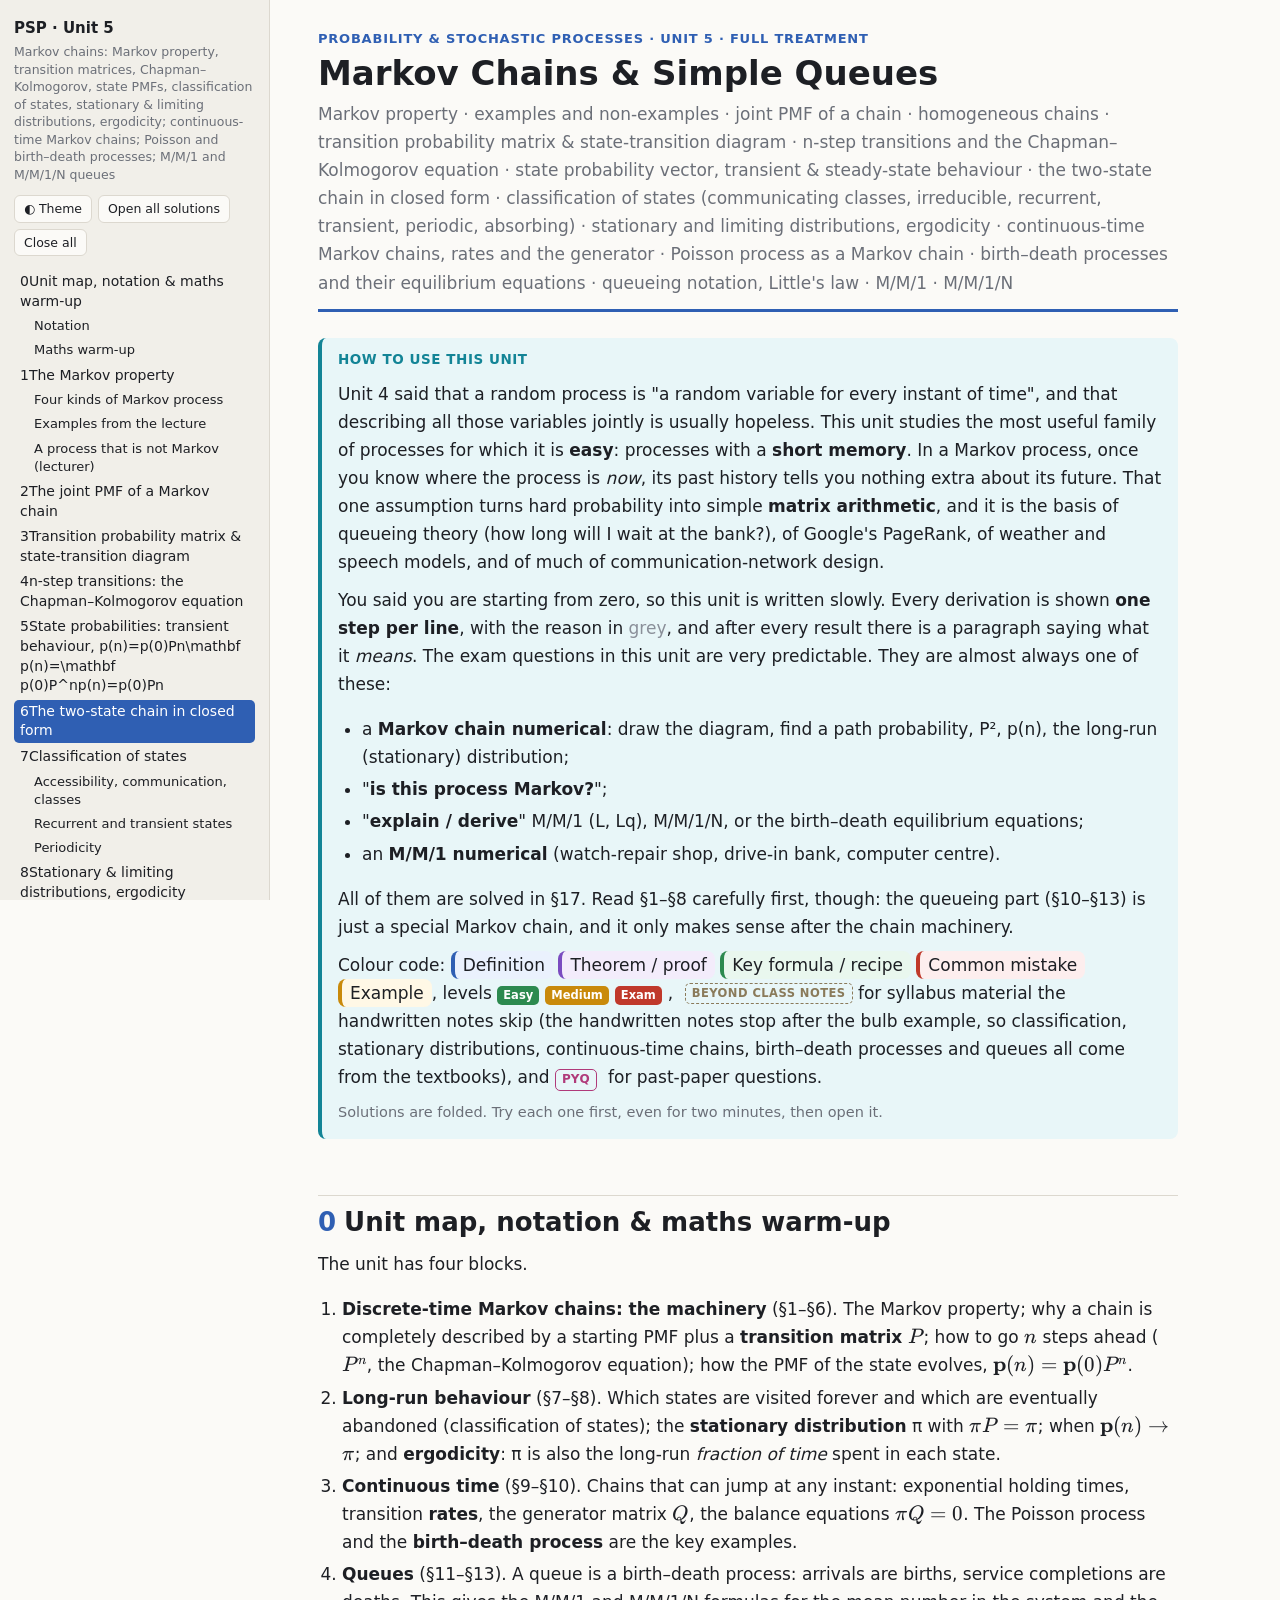
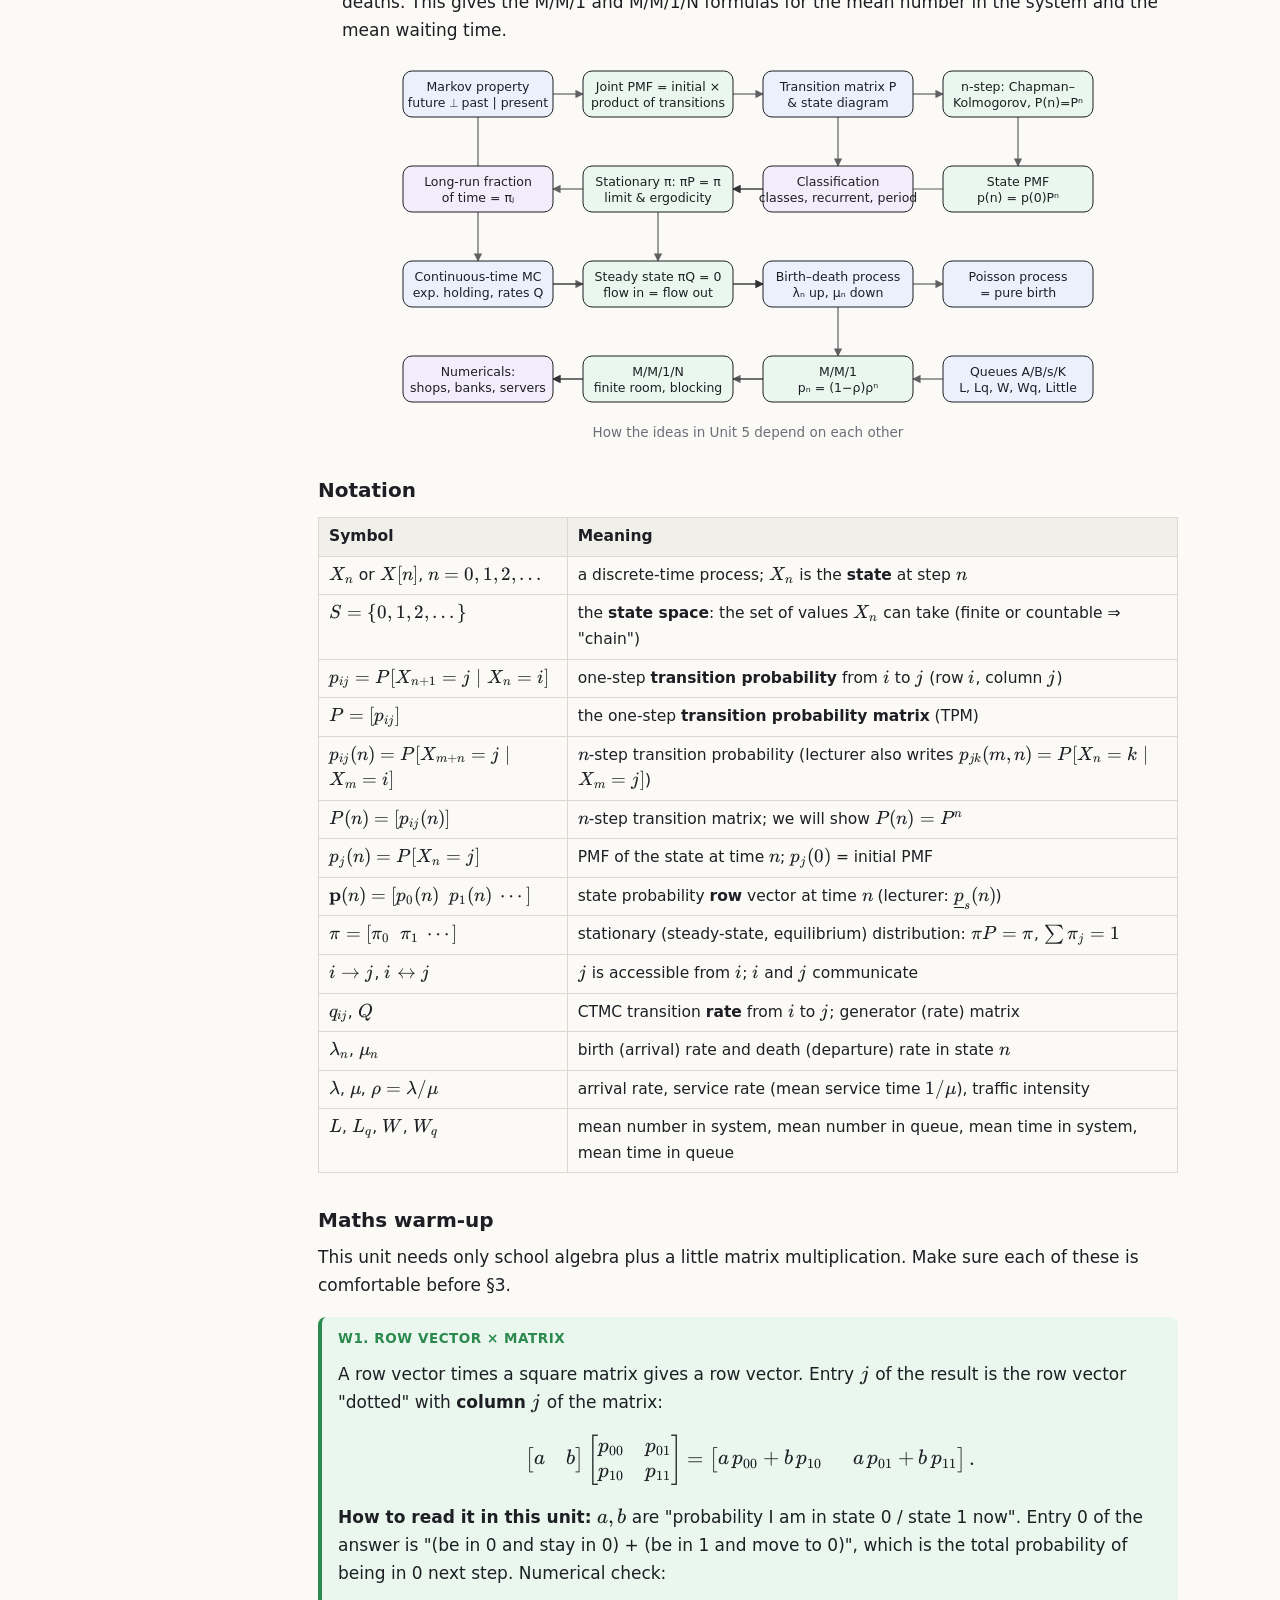
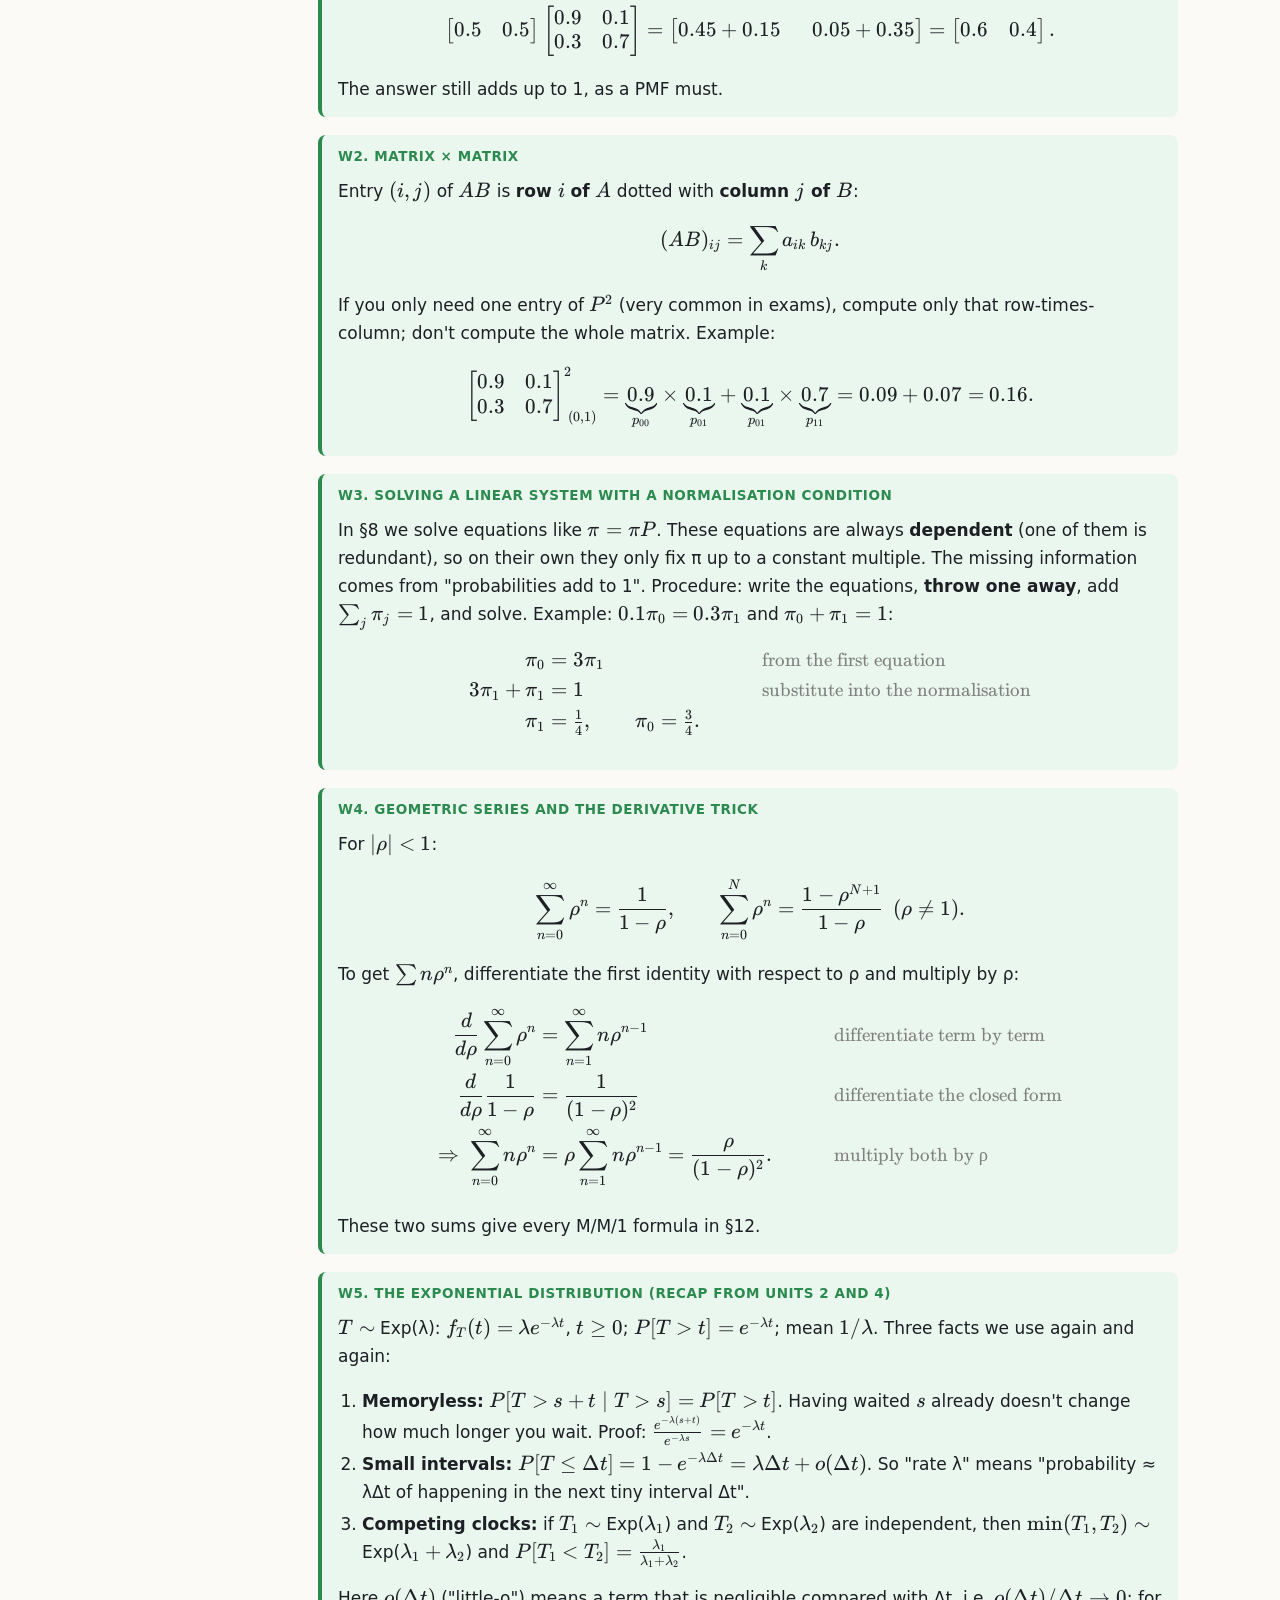
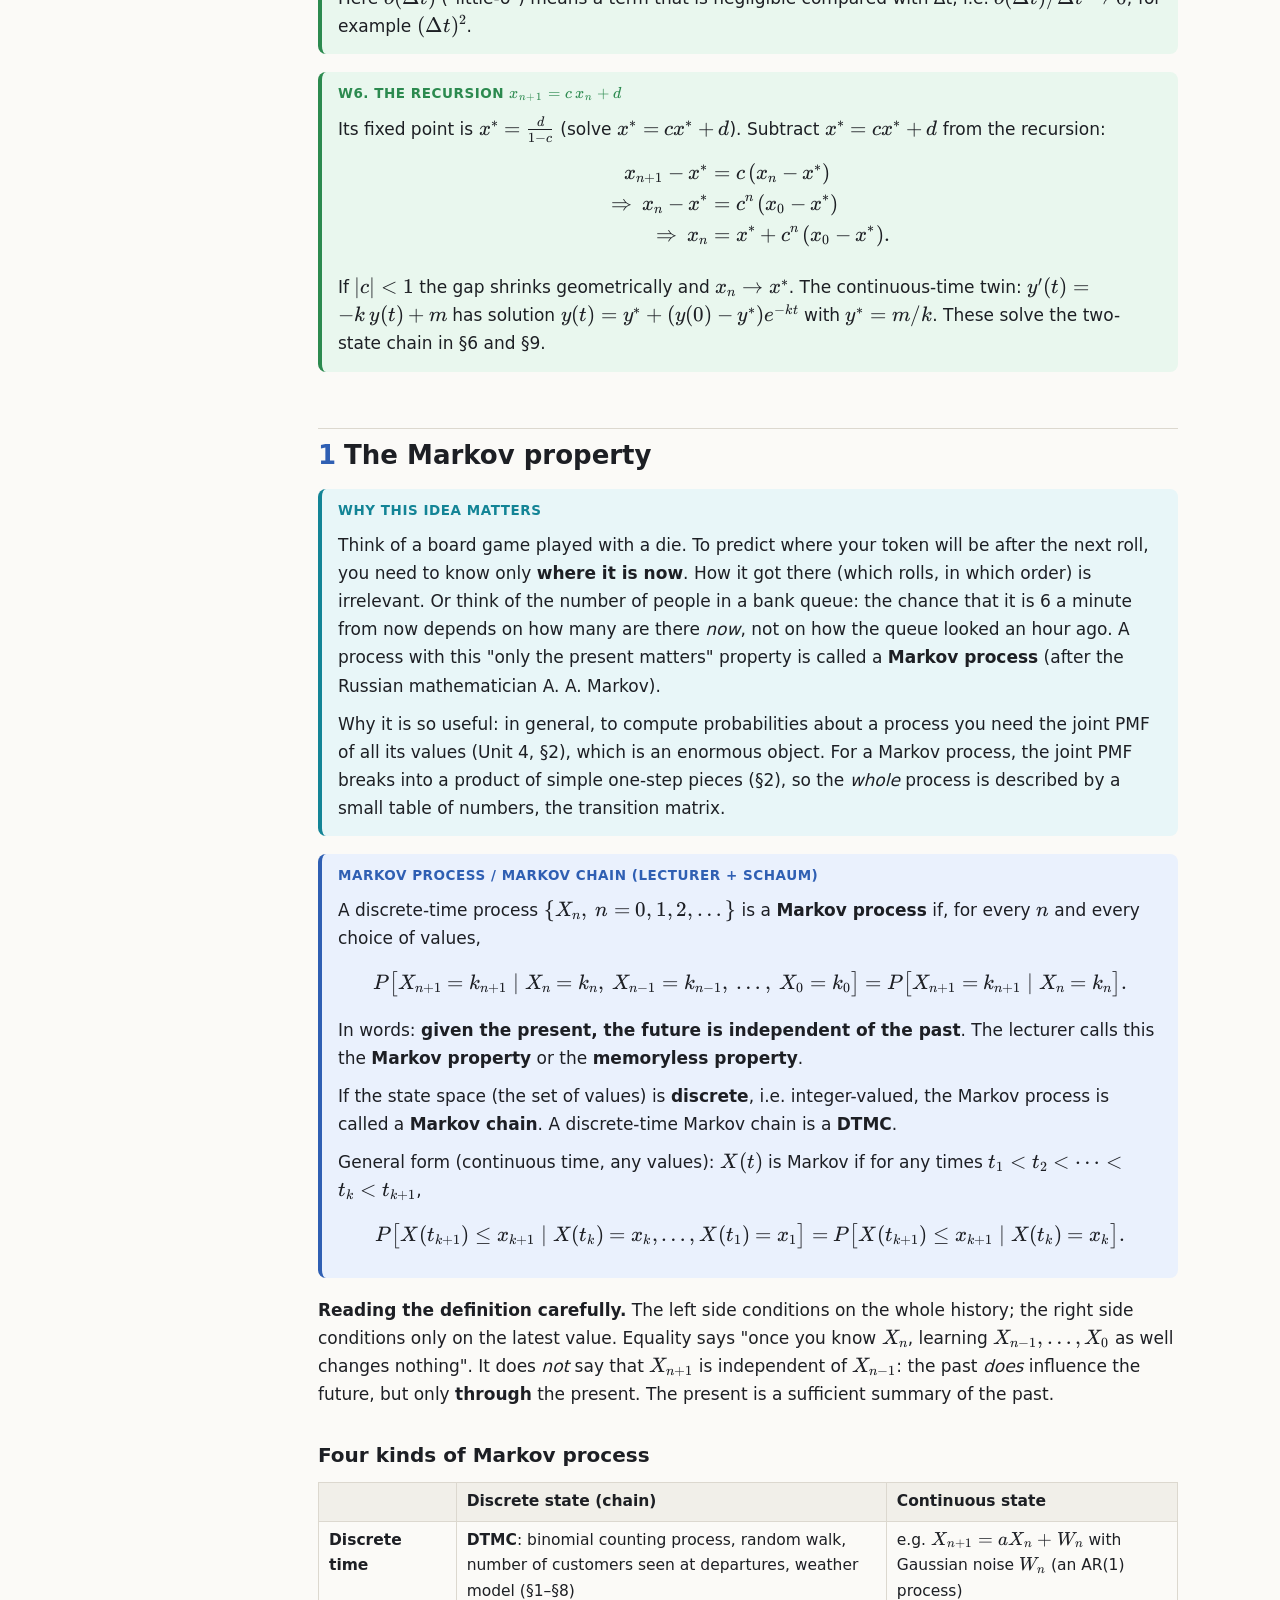
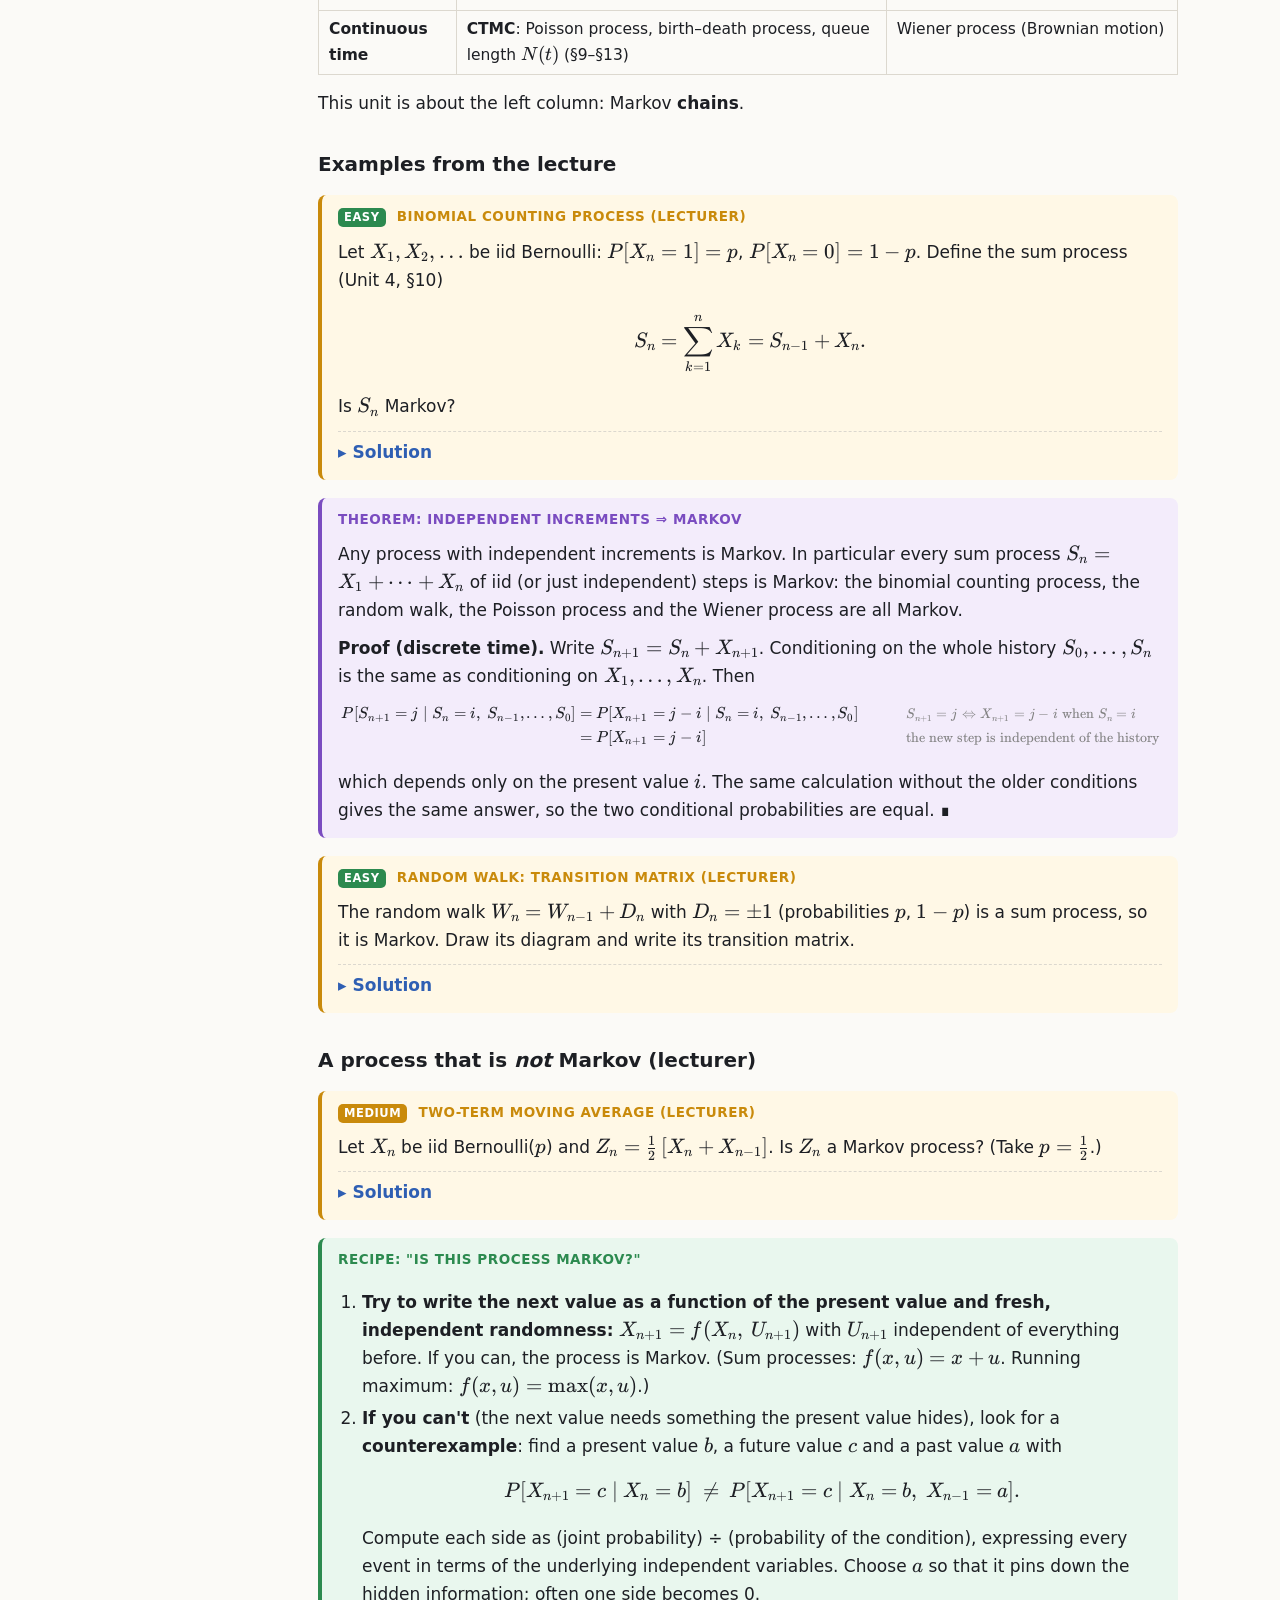
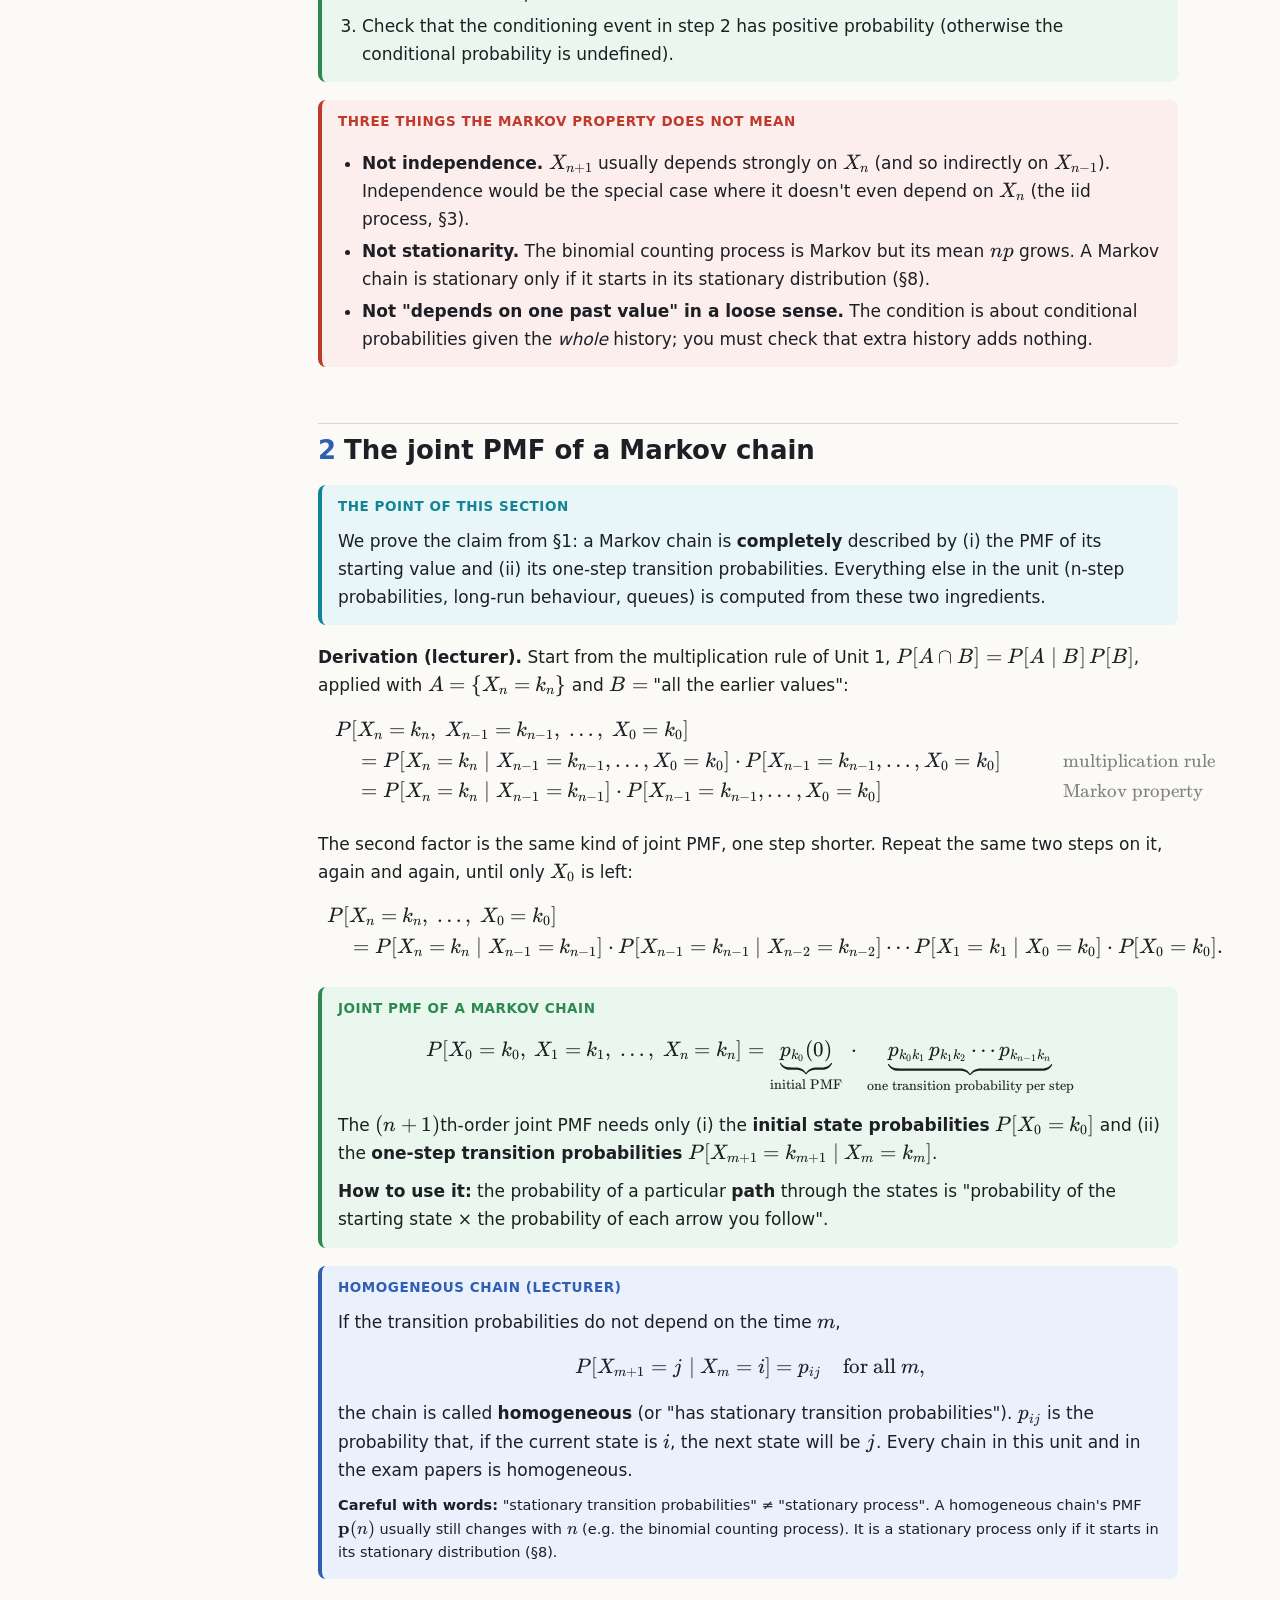
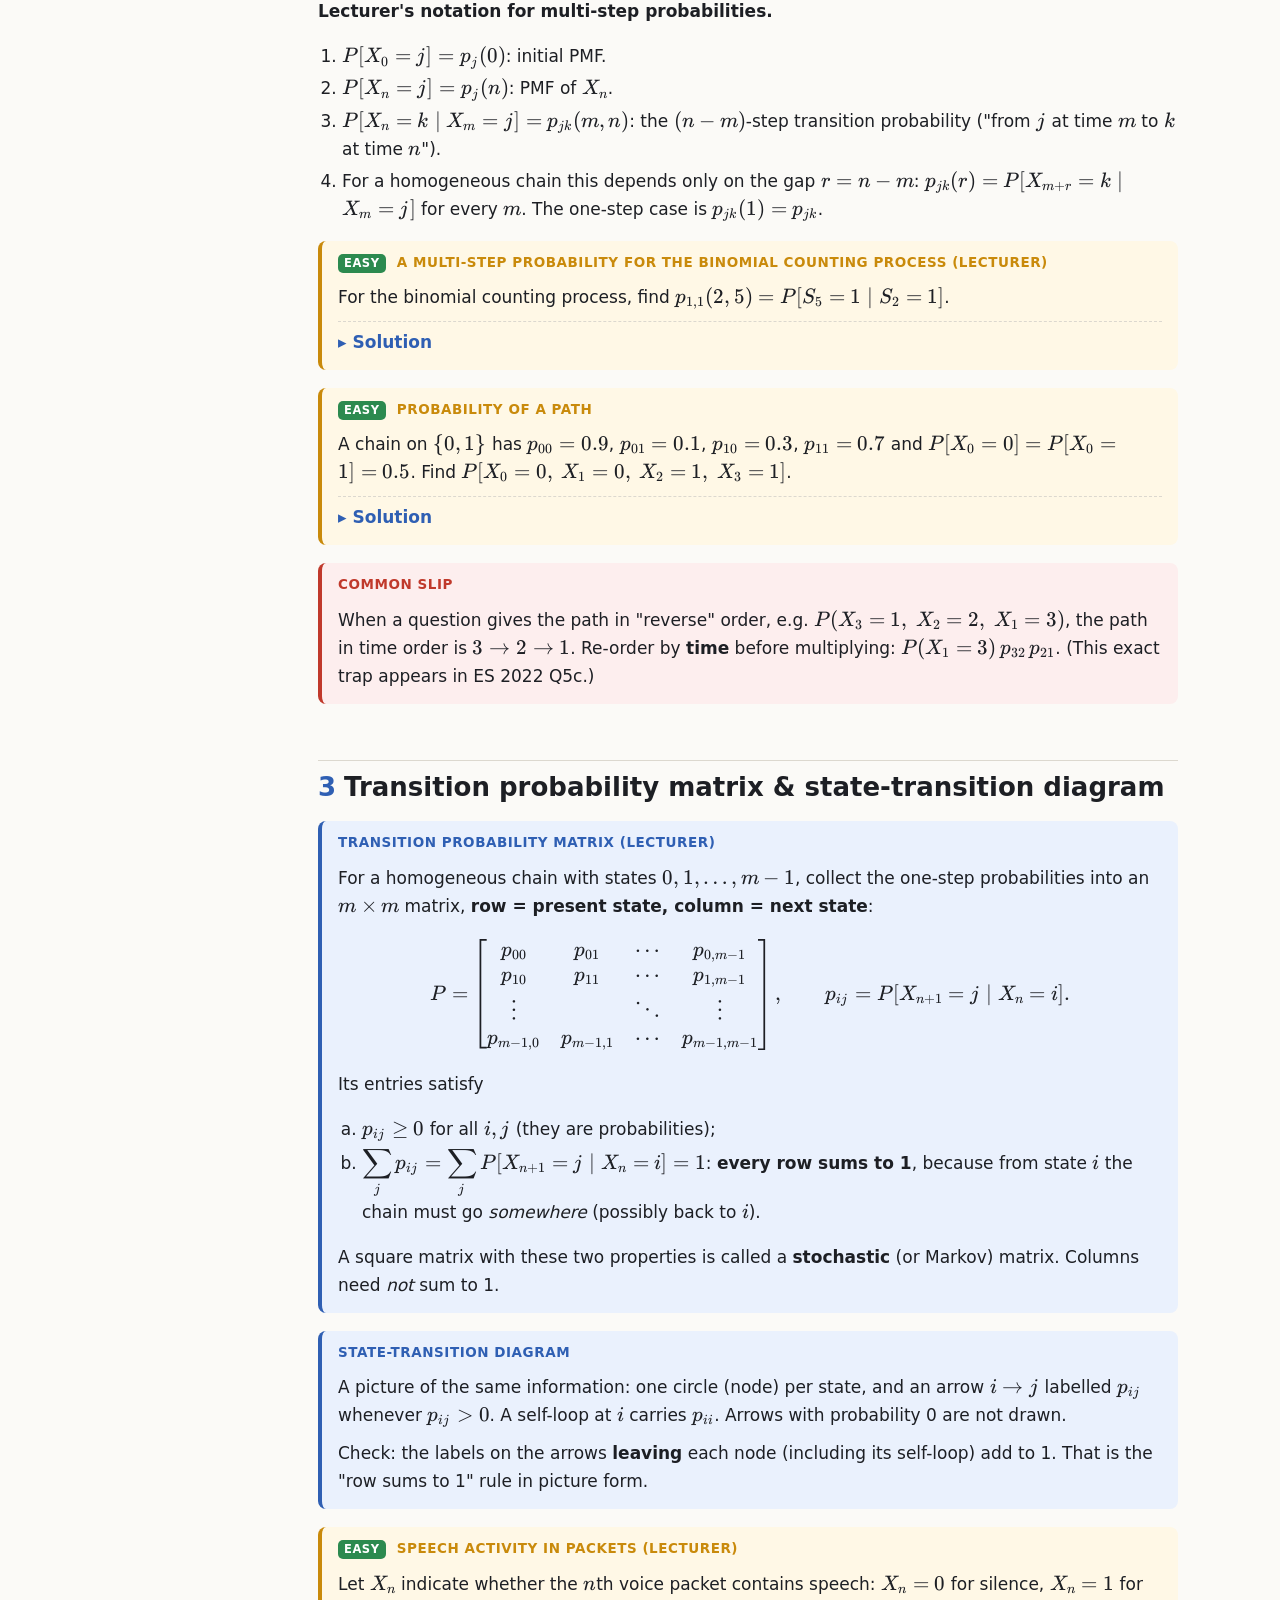
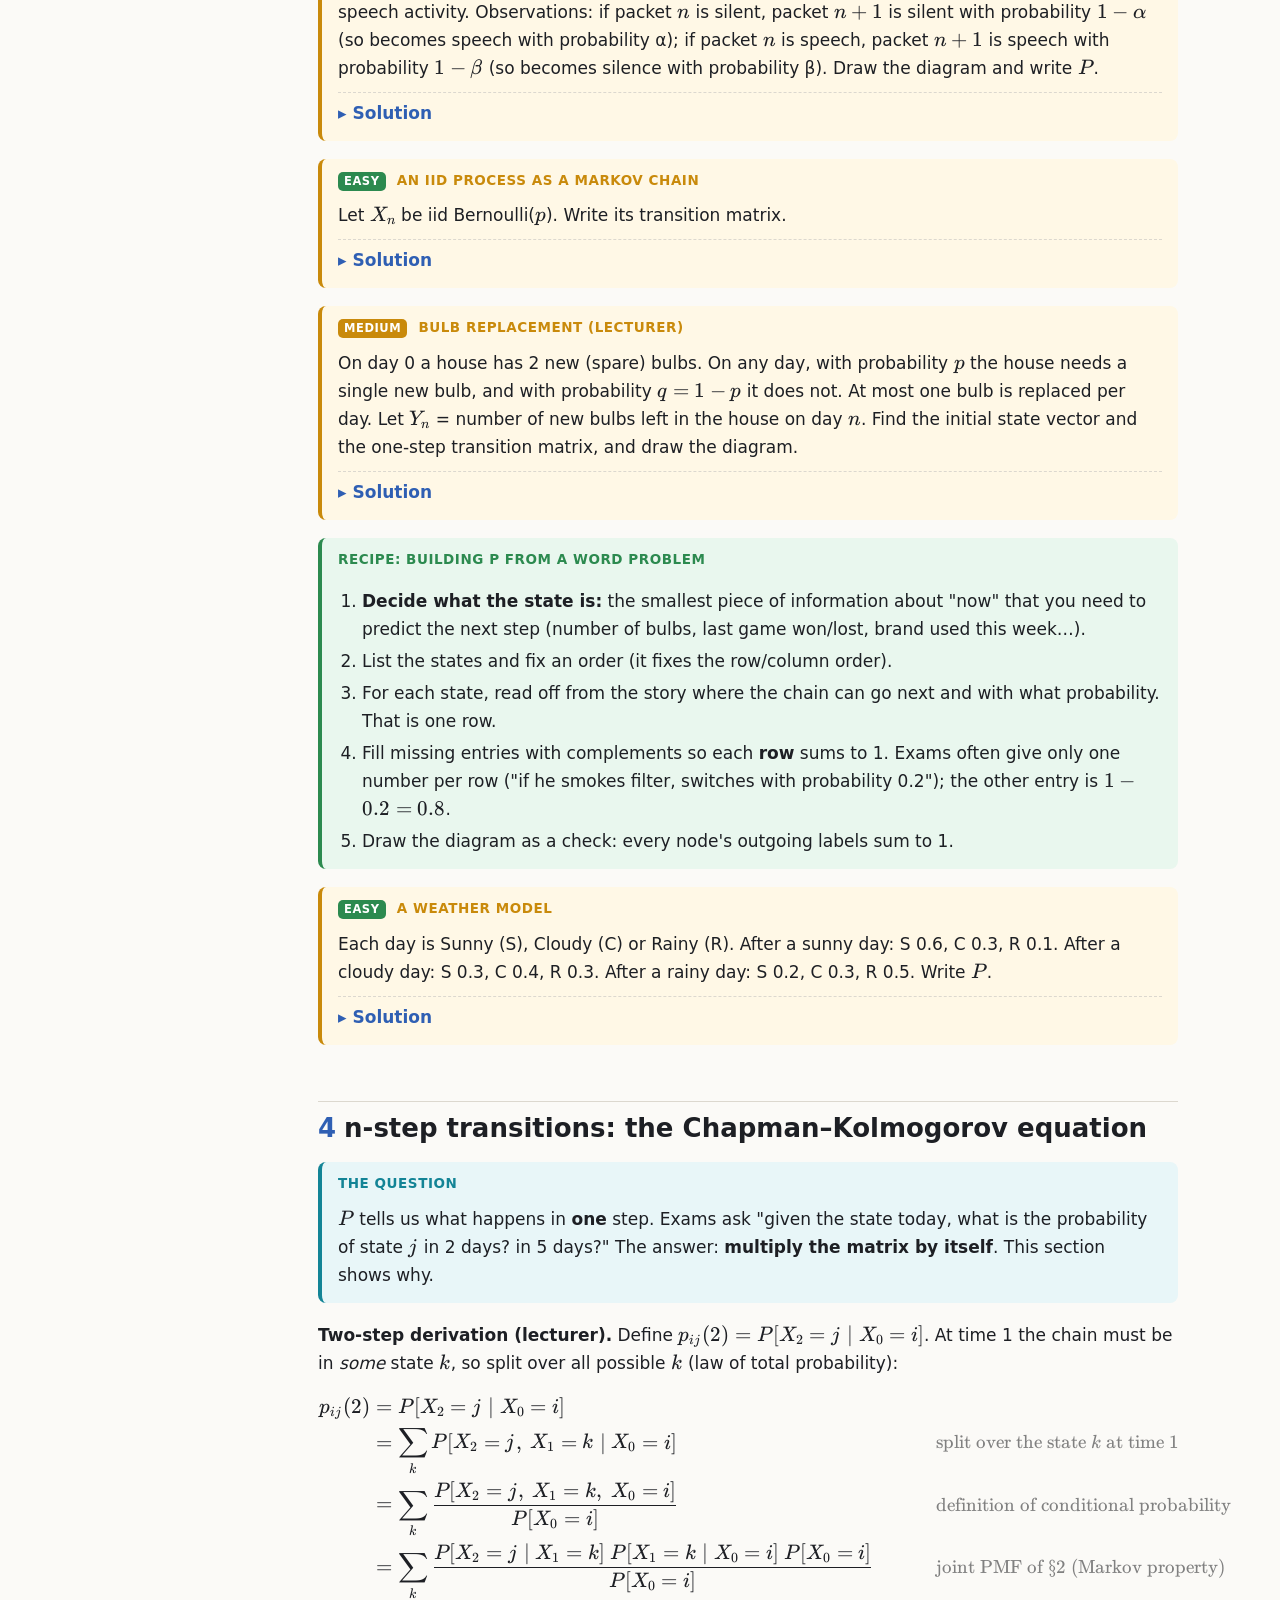
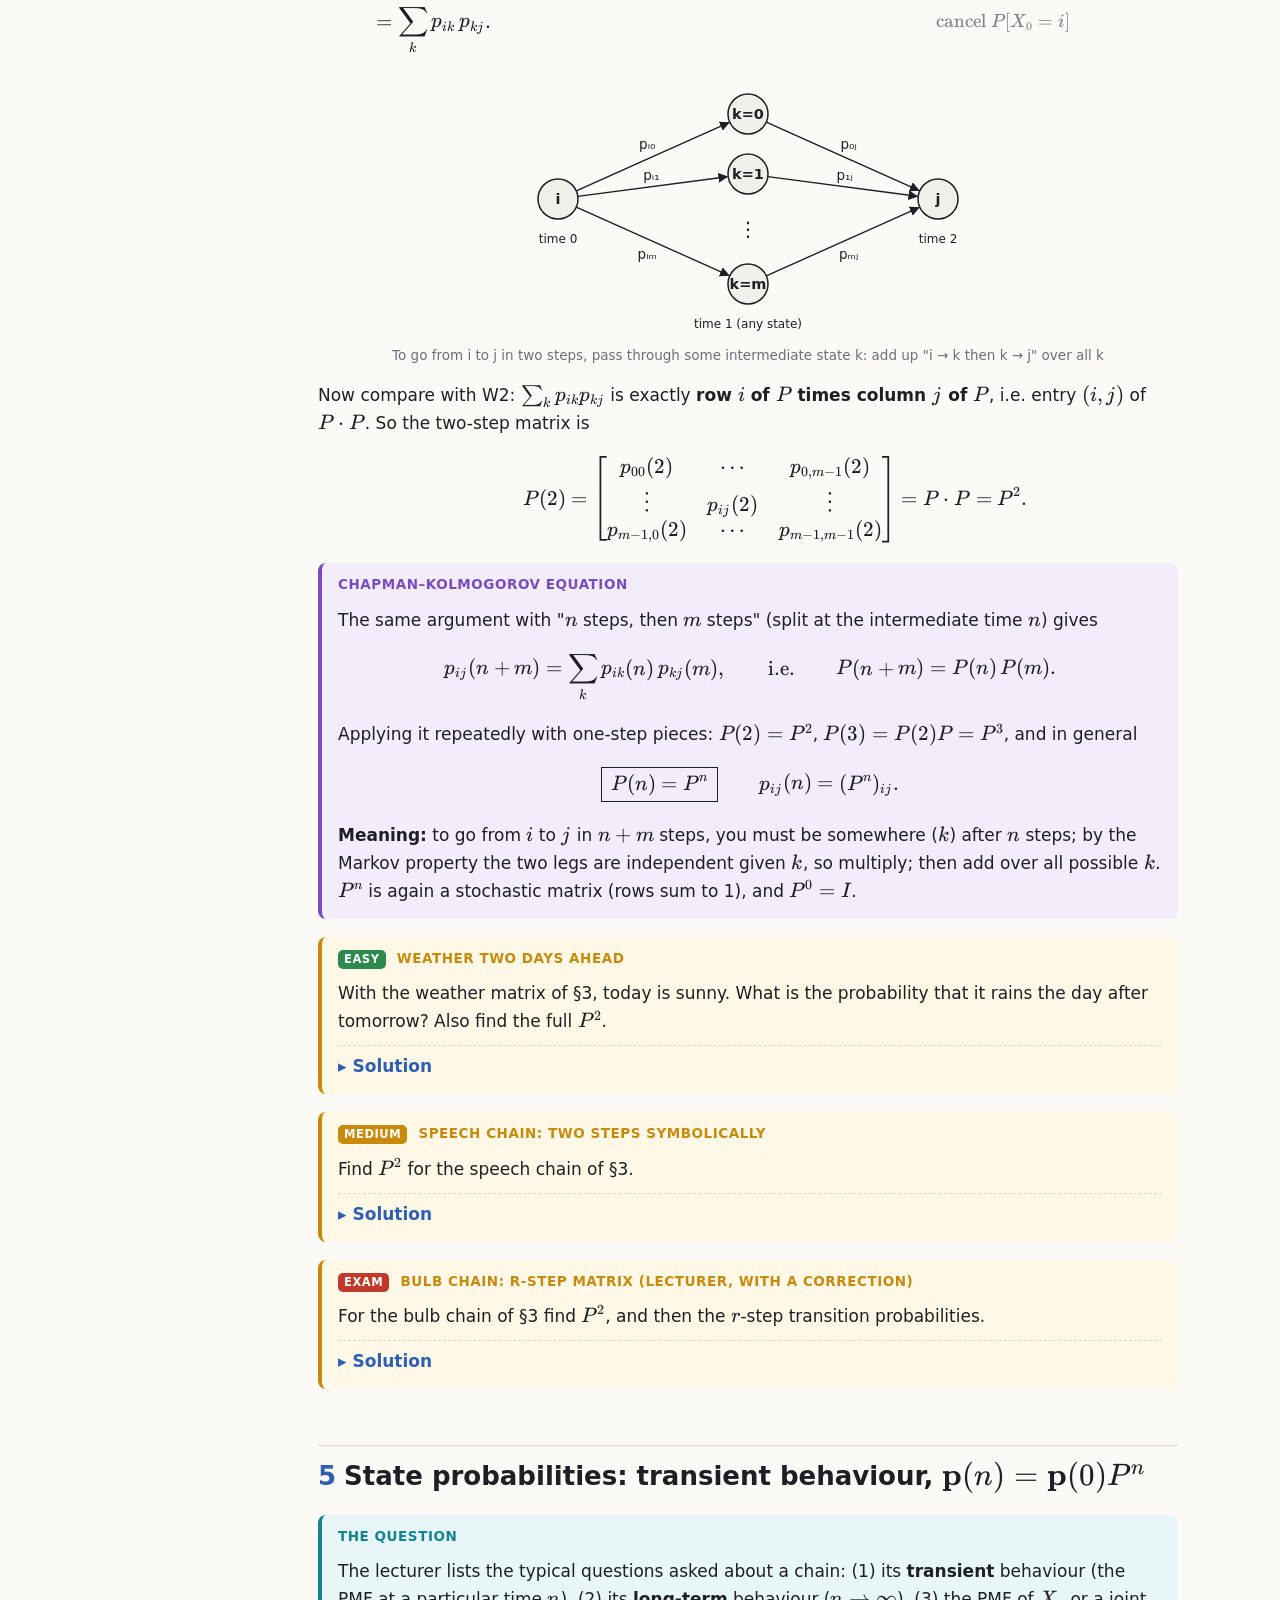
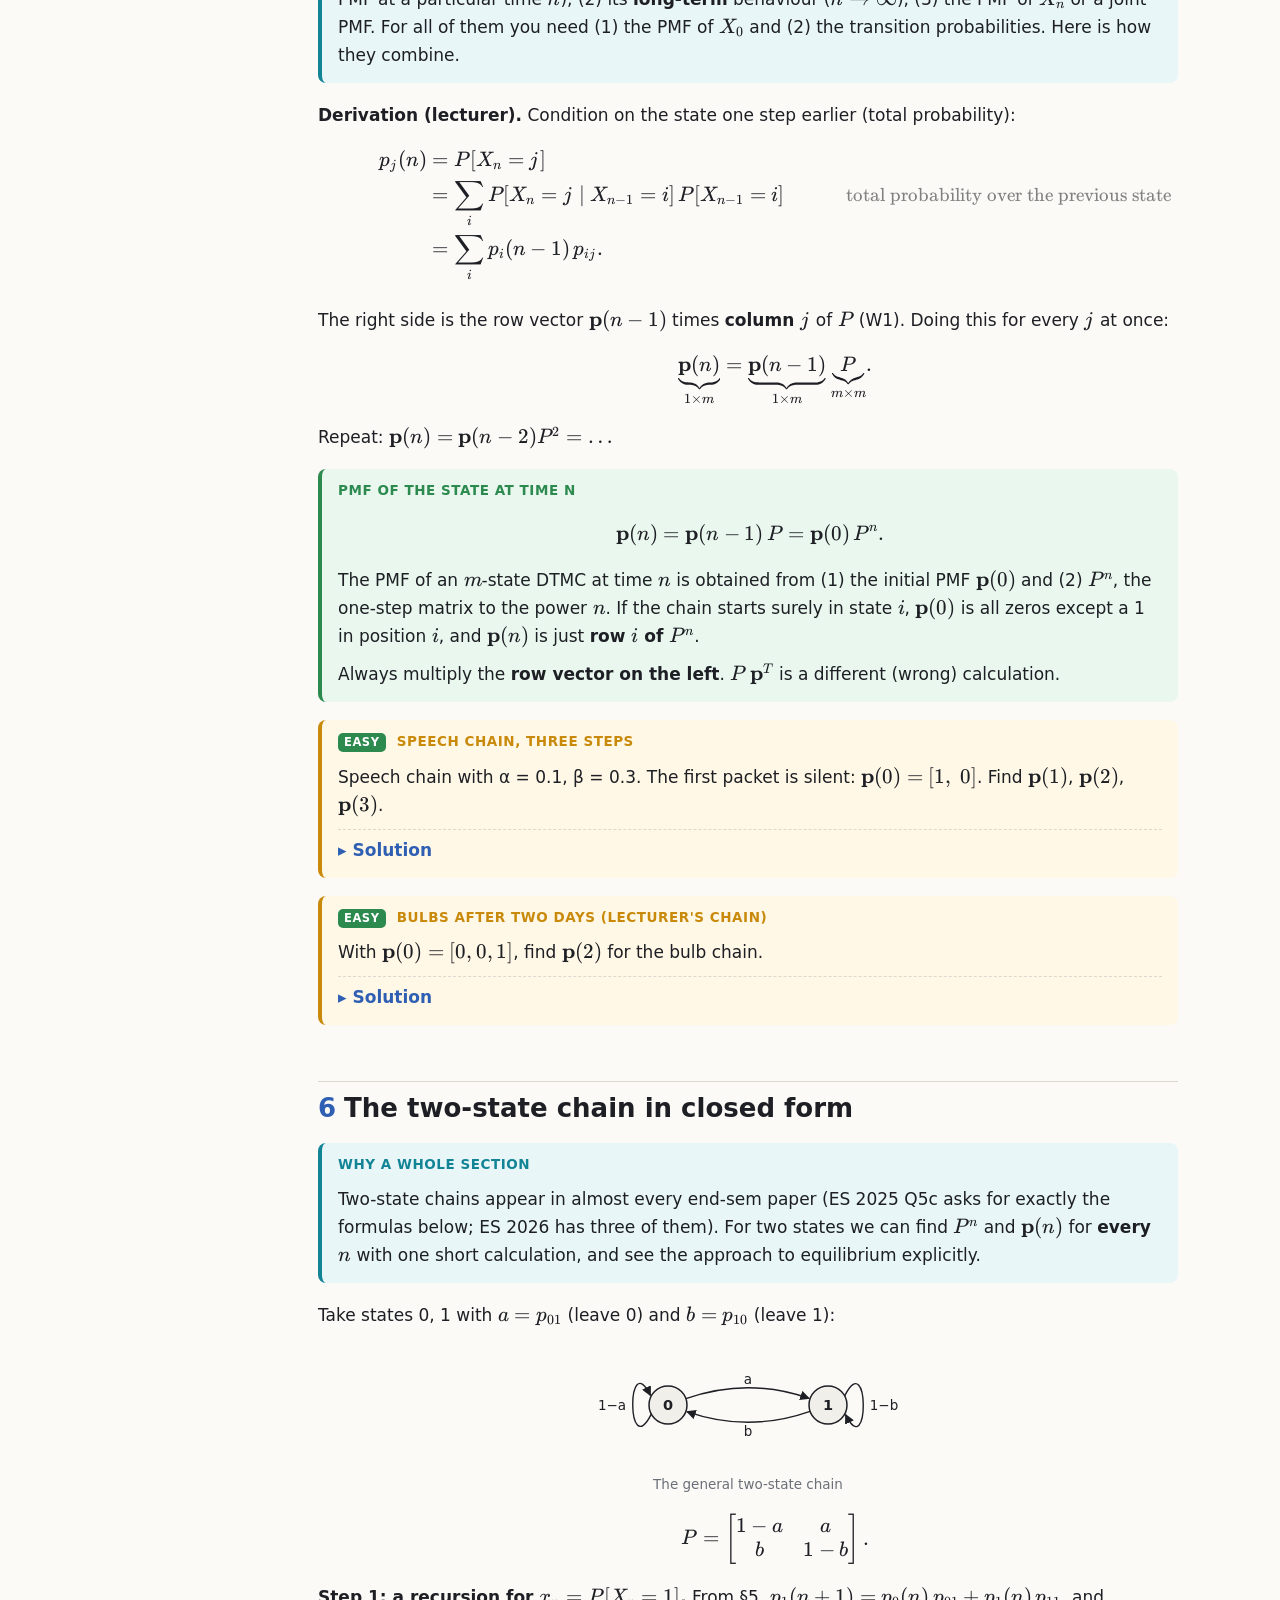
<file: Notes/Unit5.html>
<!doctype html>
<html lang="en">
<head>
<meta charset="utf-8">
<meta name="viewport" content="width=device-width, initial-scale=1">
<title>PSP Unit 5 — Markov Chains &amp; Queues</title>
<link rel="stylesheet" href="assets/katex/katex.min.css">
<link rel="stylesheet" href="assets/style.css">
<script defer src="assets/katex/katex.min.js"></script>
<script defer src="assets/katex/contrib/auto-render.min.js"></script>
<script defer src="assets/plot.js"></script>
<script defer src="assets/unit5-figs.js"></script>
<script defer src="assets/common.js"></script>
</head>
<body>
<button id="tocbtn" class="tool">☰ Contents</button>
<nav id="toc">
  <div class="toc-title">PSP · Unit 5</div>
  <div class="toc-sub">Markov chains: Markov property, transition matrices, Chapman–Kolmogorov, state PMFs, classification of states, stationary &amp; limiting distributions, ergodicity; continuous-time Markov chains; Poisson and birth–death processes; M/M/1 and M/M/1/N queues</div>
  <div class="toc-tools"></div>
  <ol></ol>
</nav>

<main>
<header class="unit-head">
  <div class="kicker">Probability &amp; Stochastic Processes · Unit 5 · full treatment</div>
  <h1>Markov Chains &amp; Simple Queues</h1>
  <p>Markov property · examples and non-examples · joint PMF of a chain · homogeneous chains · transition probability matrix &amp; state-transition diagram · n-step transitions and the Chapman–Kolmogorov equation · state probability vector, transient &amp; steady-state behaviour · the two-state chain in closed form · classification of states (communicating classes, irreducible, recurrent, transient, periodic, absorbing) · stationary and limiting distributions, ergodicity · continuous-time Markov chains, rates and the generator · Poisson process as a Markov chain · birth–death processes and their equilibrium equations · queueing notation, Little's law · M/M/1 · M/M/1/N</p>
</header>

<div class="box tip">
  <span class="bt">How to use this unit</span>
  <p>Unit 4 said that a random process is "a random variable for every instant of time", and that describing all those variables jointly is usually hopeless. This unit studies the most useful family of processes for which it is <b>easy</b>: processes with a <b>short memory</b>. In a Markov process, once you know where the process is <em>now</em>, its past history tells you nothing extra about its future. That one assumption turns hard probability into simple <b>matrix arithmetic</b>, and it is the basis of queueing theory (how long will I wait at the bank?), of Google's PageRank, of weather and speech models, and of much of communication-network design.</p>
  <p>You said you are starting from zero, so this unit is written slowly. Every derivation is shown <b>one step per line</b>, with the reason in <span style="color:#8a8f99">grey</span>, and after every result there is a paragraph saying what it <em>means</em>. The exam questions in this unit are very predictable. They are almost always one of these:</p>
  <ul>
    <li>a <b>Markov chain numerical</b>: draw the diagram, find a path probability, P², p(n), the long-run (stationary) distribution;</li>
    <li>"<b>is this process Markov?</b>";</li>
    <li>"<b>explain / derive</b>" M/M/1 (L, Lq), M/M/1/N, or the birth–death equilibrium equations;</li>
    <li>an <b>M/M/1 numerical</b> (watch-repair shop, drive-in bank, computer centre).</li>
  </ul>
  <p>All of them are solved in §17. Read §1–§8 carefully first, though: the queueing part (§10–§13) is just a special Markov chain, and it only makes sense after the chain machinery.</p>
  <p>Colour code:
  <span class="box def" style="display:inline-block;margin:0;padding:0 8px">Definition</span>
  <span class="box thm" style="display:inline-block;margin:0;padding:0 8px">Theorem / proof</span>
  <span class="box key" style="display:inline-block;margin:0;padding:0 8px">Key formula / recipe</span>
  <span class="box warn" style="display:inline-block;margin:0;padding:0 8px">Common mistake</span>
  <span class="ex" style="display:inline-block;margin:0;padding:0 8px">Example</span>,
  levels <span class="tag-lvl lvl-e">Easy</span><span class="tag-lvl lvl-m">Medium</span><span class="tag-lvl lvl-h">Exam</span>, <span class="tag-beyond">Beyond class notes</span> for syllabus material the handwritten notes skip (the handwritten notes stop after the bulb example, so classification, stationary distributions, continuous-time chains, birth–death processes and queues all come from the textbooks), and <span class="tag-pyq">PYQ</span> for past-paper questions.</p>
  <p class="small muted">Solutions are folded. Try each one first, even for two minutes, then open it.</p>
</div>

<!-- ============================================================ -->
<h2 id="map"><span class="num">0</span>Unit map, notation &amp; maths warm-up</h2>
<p>The unit has four blocks.</p>
<ol>
  <li><b>Discrete-time Markov chains: the machinery</b> (§1–§6). The Markov property; why a chain is completely described by a starting PMF plus a <b>transition matrix</b> $P$; how to go $n$ steps ahead ($P^n$, the Chapman–Kolmogorov equation); how the PMF of the state evolves, $\mathbf p(n)=\mathbf p(0)P^n$.</li>
  <li><b>Long-run behaviour</b> (§7–§8). Which states are visited forever and which are eventually abandoned (classification of states); the <b>stationary distribution</b> π with $\pi P=\pi$; when $\mathbf p(n)\to\pi$; and <b>ergodicity</b>: π is also the long-run <em>fraction of time</em> spent in each state.</li>
  <li><b>Continuous time</b> (§9–§10). Chains that can jump at any instant: exponential holding times, transition <b>rates</b>, the generator matrix $Q$, the balance equations $\pi Q=0$. The Poisson process and the <b>birth–death process</b> are the key examples.</li>
  <li><b>Queues</b> (§11–§13). A queue is a birth–death process: arrivals are births, service completions are deaths. This gives the M/M/1 and M/M/1/N formulas for the mean number in the system and the mean waiting time.</li>
</ol>
<figure class="diagram map-wrap"><div id="fig-map5"></div><figcaption>How the ideas in Unit 5 depend on each other</figcaption></figure>

<h3 id="notation">Notation</h3>
<table>
  <tr><th>Symbol</th><th>Meaning</th></tr>
  <tr><td>$X_n$ or $X[n]$, $n=0,1,2,\dots$</td><td>a discrete-time process; $X_n$ is the <b>state</b> at step $n$</td></tr>
  <tr><td>$S=\{0,1,2,\dots\}$</td><td>the <b>state space</b>: the set of values $X_n$ can take (finite or countable ⇒ "chain")</td></tr>
  <tr><td>$p_{ij}=P[X_{n+1}=j\mid X_n=i]$</td><td>one-step <b>transition probability</b> from $i$ to $j$ (row $i$, column $j$)</td></tr>
  <tr><td>$P=[p_{ij}]$</td><td>the one-step <b>transition probability matrix</b> (TPM)</td></tr>
  <tr><td>$p_{ij}(n)=P[X_{m+n}=j\mid X_m=i]$</td><td>$n$-step transition probability (lecturer also writes $p_{jk}(m,n)=P[X_n=k\mid X_m=j]$)</td></tr>
  <tr><td>$P(n)=[p_{ij}(n)]$</td><td>$n$-step transition matrix; we will show $P(n)=P^n$</td></tr>
  <tr><td>$p_j(n)=P[X_n=j]$</td><td>PMF of the state at time $n$; $p_j(0)$ = initial PMF</td></tr>
  <tr><td>$\mathbf p(n)=[p_0(n)\ \ p_1(n)\ \cdots]$</td><td>state probability <b>row</b> vector at time $n$ (lecturer: $\underline p_s(n)$)</td></tr>
  <tr><td>$\pi=[\pi_0\ \ \pi_1\ \cdots]$</td><td>stationary (steady-state, equilibrium) distribution: $\pi P=\pi$, $\sum\pi_j=1$</td></tr>
  <tr><td>$i\to j$, $i\leftrightarrow j$</td><td>$j$ is accessible from $i$; $i$ and $j$ communicate</td></tr>
  <tr><td>$q_{ij}$, $Q$</td><td>CTMC transition <b>rate</b> from $i$ to $j$; generator (rate) matrix</td></tr>
  <tr><td>$\lambda_n$, $\mu_n$</td><td>birth (arrival) rate and death (departure) rate in state $n$</td></tr>
  <tr><td>$\lambda$, $\mu$, $\rho=\lambda/\mu$</td><td>arrival rate, service rate (mean service time $1/\mu$), traffic intensity</td></tr>
  <tr><td>$L$, $L_q$, $W$, $W_q$</td><td>mean number in system, mean number in queue, mean time in system, mean time in queue</td></tr>
</table>

<h3 id="warmup">Maths warm-up</h3>
<p>This unit needs only school algebra plus a little matrix multiplication. Make sure each of these is comfortable before §3.</p>

<div class="box key"><span class="bt">W1. Row vector × matrix</span>
<p>A row vector times a square matrix gives a row vector. Entry $j$ of the result is the row vector "dotted" with <b>column</b> $j$ of the matrix:</p>
$$\begin{bmatrix}a&b\end{bmatrix}\begin{bmatrix}p_{00}&p_{01}\\p_{10}&p_{11}\end{bmatrix}=\begin{bmatrix}a\,p_{00}+b\,p_{10}&\ \ a\,p_{01}+b\,p_{11}\end{bmatrix}.$$
<p><b>How to read it in this unit:</b> $a,b$ are "probability I am in state 0 / state 1 now". Entry 0 of the answer is "(be in 0 and stay in 0) + (be in 1 and move to 0)", which is the total probability of being in 0 next step. Numerical check:</p>
$$\begin{bmatrix}0.5&0.5\end{bmatrix}\begin{bmatrix}0.9&0.1\\0.3&0.7\end{bmatrix}=\begin{bmatrix}0.45+0.15&\ \ 0.05+0.35\end{bmatrix}=\begin{bmatrix}0.6&0.4\end{bmatrix}.$$
<p>The answer still adds up to 1, as a PMF must.</p></div>

<div class="box key"><span class="bt">W2. Matrix × matrix</span>
<p>Entry $(i,j)$ of $AB$ is <b>row $i$ of $A$</b> dotted with <b>column $j$ of $B$</b>:</p>
$$(AB)_{ij}=\sum_k a_{ik}\,b_{kj}.$$
<p>If you only need one entry of $P^2$ (very common in exams), compute only that row-times-column; don't compute the whole matrix. Example:</p>
$$\begin{bmatrix}0.9&0.1\\0.3&0.7\end{bmatrix}^2_{\ (0,1)}=\underbrace{0.9}_{p_{00}}\times\underbrace{0.1}_{p_{01}}+\underbrace{0.1}_{p_{01}}\times\underbrace{0.7}_{p_{11}}=0.09+0.07=0.16.$$</div>

<div class="box key"><span class="bt">W3. Solving a linear system with a normalisation condition</span>
<p>In §8 we solve equations like $\pi=\pi P$. These equations are always <b>dependent</b> (one of them is redundant), so on their own they only fix π up to a constant multiple. The missing information comes from "probabilities add to 1". Procedure: write the equations, <b>throw one away</b>, add $\sum_j\pi_j=1$, and solve. Example: $0.1\pi_0=0.3\pi_1$ and $\pi_0+\pi_1=1$:</p>
$$\begin{aligned}
\pi_0&=3\pi_1 &&\why{from the first equation}\\
3\pi_1+\pi_1&=1 &&\why{substitute into the normalisation}\\
\pi_1&=\tfrac14,\qquad \pi_0=\tfrac34.
\end{aligned}$$</div>

<div class="box key"><span class="bt">W4. Geometric series and the derivative trick</span>
<p>For $|\rho|\lt1$:</p>
$$\sum_{n=0}^{\infty}\rho^n=\frac{1}{1-\rho},\qquad \sum_{n=0}^{N}\rho^n=\frac{1-\rho^{N+1}}{1-\rho}\ \ (\rho\ne1).$$
<p>To get $\sum n\rho^n$, differentiate the first identity with respect to ρ and multiply by ρ:</p>
$$\begin{aligned}
\frac{d}{d\rho}\sum_{n=0}^{\infty}\rho^n&=\sum_{n=1}^{\infty}n\rho^{n-1} &&\why{differentiate term by term}\\
\frac{d}{d\rho}\frac{1}{1-\rho}&=\frac{1}{(1-\rho)^2} &&\why{differentiate the closed form}\\
\Rightarrow\ \sum_{n=0}^{\infty}n\rho^n&=\rho\sum_{n=1}^{\infty}n\rho^{n-1}=\frac{\rho}{(1-\rho)^2}. &&\why{multiply both by ρ}
\end{aligned}$$
<p>These two sums give every M/M/1 formula in §12.</p></div>

<div class="box key"><span class="bt">W5. The exponential distribution (recap from Units 2 and 4)</span>
<p>$T\sim$ Exp(λ): $f_T(t)=\lambda e^{-\lambda t}$, $t\ge0$; $P[T\gt t]=e^{-\lambda t}$; mean $1/\lambda$. Three facts we use again and again:</p>
<ol>
<li><b>Memoryless:</b> $P[T\gt s+t\mid T\gt s]=P[T\gt t]$. Having waited $s$ already doesn't change how much longer you wait. Proof: $\frac{e^{-\lambda(s+t)}}{e^{-\lambda s}}=e^{-\lambda t}$.</li>
<li><b>Small intervals:</b> $P[T\le\Delta t]=1-e^{-\lambda\Delta t}=\lambda\Delta t+o(\Delta t)$. So "rate λ" means "probability ≈ λΔt of happening in the next tiny interval Δt".</li>
<li><b>Competing clocks:</b> if $T_1\sim$ Exp($\lambda_1$) and $T_2\sim$ Exp($\lambda_2$) are independent, then $\min(T_1,T_2)\sim$ Exp($\lambda_1+\lambda_2$) and $P[T_1\lt T_2]=\frac{\lambda_1}{\lambda_1+\lambda_2}$.</li>
</ol>
<p>Here $o(\Delta t)$ ("little-o") means a term that is negligible compared with Δt, i.e. $o(\Delta t)/\Delta t\to0$; for example $(\Delta t)^2$.</p></div>

<div class="box key"><span class="bt">W6. The recursion $x_{n+1}=c\,x_n+d$</span>
<p>Its fixed point is $x^*=\frac{d}{1-c}$ (solve $x^*=cx^*+d$). Subtract $x^*=cx^*+d$ from the recursion:</p>
$$\begin{aligned}
x_{n+1}-x^*&=c\,(x_n-x^*)\\
\Rightarrow\ x_n-x^*&=c^n\,(x_0-x^*)\\
\Rightarrow\ x_n&=x^*+c^n\,(x_0-x^*).
\end{aligned}$$
<p>If $|c|\lt1$ the gap shrinks geometrically and $x_n\to x^*$. The continuous-time twin: $y'(t)=-k\,y(t)+m$ has solution $y(t)=y^*+(y(0)-y^*)e^{-kt}$ with $y^*=m/k$. These solve the two-state chain in §6 and §9.</p></div>

<!-- ============================================================ -->
<h2 id="markov"><span class="num">1</span>The Markov property</h2>

<div class="box why"><span class="bt">Why this idea matters</span>
<p>Think of a board game played with a die. To predict where your token will be after the next roll, you need to know only <b>where it is now</b>. How it got there (which rolls, in which order) is irrelevant. Or think of the number of people in a bank queue: the chance that it is 6 a minute from now depends on how many are there <em>now</em>, not on how the queue looked an hour ago. A process with this "only the present matters" property is called a <b>Markov process</b> (after the Russian mathematician A. A. Markov).</p>
<p>Why it is so useful: in general, to compute probabilities about a process you need the joint PMF of all its values (Unit 4, §2), which is an enormous object. For a Markov process, the joint PMF breaks into a product of simple one-step pieces (§2), so the <em>whole</em> process is described by a small table of numbers, the transition matrix.</p></div>

<div class="box def"><span class="bt">Markov process / Markov chain (lecturer + Schaum)</span>
<p>A discrete-time process $\{X_n,\ n=0,1,2,\dots\}$ is a <b>Markov process</b> if, for every $n$ and every choice of values,</p>
$$P\big[X_{n+1}=k_{n+1}\mid X_n=k_n,\ X_{n-1}=k_{n-1},\ \dots,\ X_0=k_0\big]=P\big[X_{n+1}=k_{n+1}\mid X_n=k_n\big].$$
<p>In words: <b>given the present, the future is independent of the past</b>. The lecturer calls this the <b>Markov property</b> or the <b>memoryless property</b>.</p>
<p>If the state space (the set of values) is <b>discrete</b>, i.e. integer-valued, the Markov process is called a <b>Markov chain</b>. A discrete-time Markov chain is a <b>DTMC</b>.</p>
<p>General form (continuous time, any values): $X(t)$ is Markov if for any times $t_1\lt t_2\lt\dots\lt t_k\lt t_{k+1}$,</p>
$$P\big[X(t_{k+1})\le x_{k+1}\mid X(t_k)=x_k,\dots,X(t_1)=x_1\big]=P\big[X(t_{k+1})\le x_{k+1}\mid X(t_k)=x_k\big].$$</div>

<p><b>Reading the definition carefully.</b> The left side conditions on the whole history; the right side conditions only on the latest value. Equality says "once you know $X_n$, learning $X_{n-1},\dots,X_0$ as well changes nothing". It does <em>not</em> say that $X_{n+1}$ is independent of $X_{n-1}$: the past <em>does</em> influence the future, but only <b>through</b> the present. The present is a sufficient summary of the past.</p>

<h3 id="mclasses">Four kinds of Markov process</h3>
<table>
<tr><th></th><th>Discrete state (chain)</th><th>Continuous state</th></tr>
<tr><td><b>Discrete time</b></td><td><b>DTMC</b>: binomial counting process, random walk, number of customers seen at departures, weather model (§1–§8)</td><td>e.g. $X_{n+1}=aX_n+W_n$ with Gaussian noise $W_n$ (an AR(1) process)</td></tr>
<tr><td><b>Continuous time</b></td><td><b>CTMC</b>: Poisson process, birth–death process, queue length $N(t)$ (§9–§13)</td><td>Wiener process (Brownian motion)</td></tr>
</table>
<p>This unit is about the left column: Markov <b>chains</b>.</p>

<h3 id="mexamples">Examples from the lecture</h3>

<div class="ex"><span class="bt"><span class="tag-lvl lvl-e">Easy</span> Binomial counting process (lecturer)</span>
<p>Let $X_1,X_2,\dots$ be iid Bernoulli: $P[X_n=1]=p$, $P[X_n=0]=1-p$. Define the sum process (Unit 4, §10)</p>
$$S_n=\sum_{k=1}^{n}X_k=S_{n-1}+X_n .$$
<p>Is $S_n$ Markov?</p>
<details class="sol"><summary>Solution</summary>
<p><b>Key observation.</b> $S_{n+1}=S_n+X_{n+1}$. The new increment $X_{n+1}$ is independent of $X_1,\dots,X_n$, and therefore independent of $S_1,\dots,S_n$ (which are built only from $X_1,\dots,X_n$).</p>
<p>So given $S_n=k$, the next value is $k+1$ (if $X_{n+1}=1$) or $k$ (if $X_{n+1}=0$), whatever happened before:</p>
$$\begin{aligned}
P[S_{n+1}=k+1\mid S_n=k]&=P[X_{n+1}=1]=p,\\
P[S_{n+1}=k\mid S_n=k]&=P[X_{n+1}=0]=1-p,\\
P[S_{n+1}=k\mid S_n=k-m]&=0\quad\text{for }m\ge2\ \text{or}\ m\lt0 &&\why{can only go up by 0 or 1}
\end{aligned}$$
<p>and adding more history changes nothing:</p>
$$\begin{aligned}
P[S_{n+1}=k\mid S_1=i_1,\ S_2=i_2,\dots,S_n=k]&=P[X_{n+1}=0\mid S_1=i_1,\dots,S_n=k]\\
&=P[X_{n+1}=0] &&\why{$X_{n+1}$ independent of the past}\\
&=1-p\\
&=P[S_{n+1}=k\mid S_n=k].
\end{aligned}$$
<p>So $S_n$ is a Markov chain on states $\{0,1,2,\dots\}$. Its <b>state-transition diagram</b> (lecturer) has one circle per state, an arrow $k\to k+1$ labelled $p$ and a self-loop labelled $1-p$:</p>
<figure class="diagram"><div id="fig-binom"></div><figcaption>State-transition diagram of the binomial counting process: it can only stay or step up by one</figcaption></figure></details></div>

<div class="box thm"><span class="bt">Theorem: independent increments ⇒ Markov</span>
<p>Any process with independent increments is Markov. In particular every sum process $S_n=X_1+\dots+X_n$ of iid (or just independent) steps is Markov: the binomial counting process, the random walk, the Poisson process and the Wiener process are all Markov.</p>
<p><b>Proof (discrete time).</b> Write $S_{n+1}=S_n+X_{n+1}$. Conditioning on the whole history $S_0,\dots,S_n$ is the same as conditioning on $X_1,\dots,X_n$. Then</p>
$$\begin{aligned}
P[S_{n+1}=j\mid S_n=i,\ S_{n-1},\dots,S_0]&=P[X_{n+1}=j-i\mid S_n=i,\ S_{n-1},\dots,S_0] &&\why{$S_{n+1}=j \Leftrightarrow X_{n+1}=j-i$ when $S_n=i$}\\
&=P[X_{n+1}=j-i] &&\why{the new step is independent of the history}
\end{aligned}$$
<p>which depends only on the present value $i$. The same calculation without the older conditions gives the same answer, so the two conditional probabilities are equal. ∎</p></div>

<div class="ex"><span class="bt"><span class="tag-lvl lvl-e">Easy</span> Random walk: transition matrix (lecturer)</span>
<p>The random walk $W_n=W_{n-1}+D_n$ with $D_n=\pm1$ (probabilities $p$, $1-p$) is a sum process, so it is Markov. Draw its diagram and write its transition matrix.</p>
<details class="sol"><summary>Solution</summary>
<p>From state $i$ the walk goes to $i+1$ with probability $p$ and to $i-1$ with probability $1-p$; it never stays put.</p>
<figure class="diagram"><div id="fig-walk"></div><figcaption>Random walk: right with probability p, left with probability 1 − p</figcaption></figure>
<p>The matrix is infinite; rows are the current state, columns the next state. Only the two entries next to the diagonal are non-zero:</p>
$$P=\begin{array}{c|ccccc}
 &\cdots&i-1&i&i+1&\cdots\\\hline
\vdots&\ddots&&&&\\
i&\cdots&1-p&0&p&\cdots\\
\vdots&&&&&\ddots
\end{array}$$
<p>The lecturer also notes: for consecutive times the joint PMF is easy (one step), but for times far apart we need the <b>$n$-step</b> transition probabilities, which is the subject of §4.</p></details></div>

<h3 id="nonmarkov">A process that is <em>not</em> Markov (lecturer)</h3>

<div class="ex"><span class="bt"><span class="tag-lvl lvl-m">Medium</span> Two-term moving average (lecturer)</span>
<p>Let $X_n$ be iid Bernoulli($p$) and $Z_n=\frac12\,[X_n+X_{n-1}]$. Is $Z_n$ a Markov process? (Take $p=\frac12$.)</p>
<details class="sol"><summary>Solution</summary>
<p><b>Idea.</b> $Z_n$ can be $0$, $\frac12$ or $1$. The value $\frac12$ is <b>ambiguous</b>: it means "one of $X_n,X_{n-1}$ is 1", without saying which. Knowing an <em>older</em> value of $Z$ can remove that ambiguity, and then the past tells us something the present does not. That breaks the Markov property. To prove it we exhibit one case where conditioning on more history changes the probability.</p>
<p><b>Step 1: PMF of $Z_n$</b> (each $X$ is 0 or 1 with probability ½, independently):</p>
$$\begin{aligned}
P[Z_n=0]&=P[X_n=0,\ X_{n-1}=0]=\tfrac14,\\
P[Z_n=1]&=P[X_n=1,\ X_{n-1}=1]=\tfrac14,\\
P[Z_n=\tfrac12]&=1-\tfrac14-\tfrac14=\tfrac12.
\end{aligned}$$
<p><b>Step 2: condition on the present only.</b> "$Z_n=1$ and $Z_{n-1}=\frac12$" means $X_n=X_{n-1}=1$ (for $Z_n=1$) and then $X_{n-2}=0$ (so that $Z_{n-1}=\frac12$):</p>
$$\begin{aligned}
P[Z_n=1\mid Z_{n-1}=\tfrac12]&=\frac{P[Z_n=1,\ Z_{n-1}=\tfrac12]}{P[Z_{n-1}=\tfrac12]}\\
&=\frac{P[X_n=1,\ X_{n-1}=1,\ X_{n-2}=0]}{1/2}\\
&=\frac{(1/2)^3}{1/2}\\
&=\frac14 .
\end{aligned}$$
<p><b>Step 3: condition on one more past value.</b> Add $Z_{n-2}=1$, which means $X_{n-2}=X_{n-3}=1$. Then $Z_{n-1}=\frac12$ forces $X_{n-1}=0$, and so $Z_n=\frac12[X_n+0]\le\frac12$. Therefore</p>
$$P[Z_n=1\mid Z_{n-1}=\tfrac12,\ Z_{n-2}=1]=0 .$$
<p><b>Step 4: compare.</b> $0\ne\frac14$. Knowing the extra past value $Z_{n-2}$ changed the conditional probability of the future, so $Z_n$ is <b>not a Markov process</b>.</p>
<p><b>Why this happened.</b> $Z_n$ is built from two consecutive $X$'s, so $Z_{n-1}$ and $Z_n$ share $X_{n-1}$. The present value $Z_{n-1}=\frac12$ does not reveal $X_{n-1}$, but $Z_{n-2}$ partly does. Rule of thumb: if the "state" you were given <b>hides</b> information that matters for the next step, the process is not Markov. (The pair $(X_n,X_{n-1})$, on the other hand, <em>is</em> a Markov chain with 4 states: enlarging the state can restore the Markov property.)</p></details></div>

<div class="box key"><span class="bt">Recipe: "Is this process Markov?"</span>
<ol>
<li><b>Try to write the next value as a function of the present value and fresh, independent randomness:</b> $X_{n+1}=f(X_n,\ U_{n+1})$ with $U_{n+1}$ independent of everything before. If you can, the process is Markov. (Sum processes: $f(x,u)=x+u$. Running maximum: $f(x,u)=\max(x,u)$.)</li>
<li><b>If you can't</b> (the next value needs something the present value hides), look for a <b>counterexample</b>: find a present value $b$, a future value $c$ and a past value $a$ with
$$P[X_{n+1}=c\mid X_n=b]\ \ne\ P[X_{n+1}=c\mid X_n=b,\ X_{n-1}=a].$$
Compute each side as (joint probability) ÷ (probability of the condition), expressing every event in terms of the underlying independent variables. Choose $a$ so that it pins down the hidden information; often one side becomes 0.</li>
<li>Check that the conditioning event in step 2 has positive probability (otherwise the conditional probability is undefined).</li>
</ol></div>

<div class="box warn"><span class="bt">Three things the Markov property does NOT mean</span>
<ul>
<li><b>Not independence.</b> $X_{n+1}$ usually depends strongly on $X_n$ (and so indirectly on $X_{n-1}$). Independence would be the special case where it doesn't even depend on $X_n$ (the iid process, §3).</li>
<li><b>Not stationarity.</b> The binomial counting process is Markov but its mean $np$ grows. A Markov chain is stationary only if it starts in its stationary distribution (§8).</li>
<li><b>Not "depends on one past value" in a loose sense.</b> The condition is about conditional probabilities given the <em>whole</em> history; you must check that extra history adds nothing.</li>
</ul></div>

<!-- ============================================================ -->
<h2 id="jointpmf"><span class="num">2</span>The joint PMF of a Markov chain</h2>

<div class="box why"><span class="bt">The point of this section</span>
<p>We prove the claim from §1: a Markov chain is <b>completely</b> described by (i) the PMF of its starting value and (ii) its one-step transition probabilities. Everything else in the unit (n-step probabilities, long-run behaviour, queues) is computed from these two ingredients.</p></div>

<p><b>Derivation (lecturer).</b> Start from the multiplication rule of Unit 1, $P[A\cap B]=P[A\mid B]\,P[B]$, applied with $A=\{X_n=k_n\}$ and $B=$ "all the earlier values":</p>
$$\begin{aligned}
&P[X_n=k_n,\ X_{n-1}=k_{n-1},\ \dots,\ X_0=k_0]\\
&\quad=P[X_n=k_n\mid X_{n-1}=k_{n-1},\dots,X_0=k_0]\cdot P[X_{n-1}=k_{n-1},\dots,X_0=k_0] &&\why{multiplication rule}\\
&\quad=P[X_n=k_n\mid X_{n-1}=k_{n-1}]\cdot P[X_{n-1}=k_{n-1},\dots,X_0=k_0] &&\why{Markov property}
\end{aligned}$$
<p>The second factor is the same kind of joint PMF, one step shorter. Repeat the same two steps on it, again and again, until only $X_0$ is left:</p>
$$\begin{aligned}
&P[X_n=k_n,\ \dots,\ X_0=k_0]\\
&\quad=P[X_n=k_n\mid X_{n-1}=k_{n-1}]\cdot P[X_{n-1}=k_{n-1}\mid X_{n-2}=k_{n-2}]\cdots P[X_1=k_1\mid X_0=k_0]\cdot P[X_0=k_0].
\end{aligned}$$

<div class="box key"><span class="bt">Joint PMF of a Markov chain</span>
$$P[X_0=k_0,\ X_1=k_1,\ \dots,\ X_n=k_n]=\underbrace{p_{k_0}(0)}_{\text{initial PMF}}\ \cdot\ \underbrace{p_{k_0k_1}\,p_{k_1k_2}\cdots p_{k_{n-1}k_n}}_{\text{one transition probability per step}}$$
<p>The $(n+1)$th-order joint PMF needs only (i) the <b>initial state probabilities</b> $P[X_0=k_0]$ and (ii) the <b>one-step transition probabilities</b> $P[X_{m+1}=k_{m+1}\mid X_m=k_m]$.</p>
<p><b>How to use it:</b> the probability of a particular <b>path</b> through the states is "probability of the starting state × the probability of each arrow you follow".</p></div>

<div class="box def"><span class="bt">Homogeneous chain (lecturer)</span>
<p>If the transition probabilities do not depend on the time $m$,</p>
$$P[X_{m+1}=j\mid X_m=i]=p_{ij}\quad\text{for all }m,$$
<p>the chain is called <b>homogeneous</b> (or "has stationary transition probabilities"). $p_{ij}$ is the probability that, if the current state is $i$, the next state will be $j$. Every chain in this unit and in the exam papers is homogeneous.</p>
<p class="small"><b>Careful with words:</b> "stationary transition probabilities" ≠ "stationary process". A homogeneous chain's PMF $\mathbf p(n)$ usually still changes with $n$ (e.g. the binomial counting process). It is a stationary process only if it starts in its stationary distribution (§8).</p></div>

<p><b>Lecturer's notation for multi-step probabilities.</b></p>
<ol>
<li>$P[X_0=j]=p_j(0)$: initial PMF.</li>
<li>$P[X_n=j]=p_j(n)$: PMF of $X_n$.</li>
<li>$P[X_n=k\mid X_m=j]=p_{jk}(m,n)$: the $(n-m)$-step transition probability ("from $j$ at time $m$ to $k$ at time $n$").</li>
<li>For a homogeneous chain this depends only on the gap $r=n-m$: $p_{jk}(r)=P[X_{m+r}=k\mid X_m=j]$ for every $m$. The one-step case is $p_{jk}(1)=p_{jk}$.</li>
</ol>

<div class="ex"><span class="bt"><span class="tag-lvl lvl-e">Easy</span> A multi-step probability for the binomial counting process (lecturer)</span>
<p>For the binomial counting process, find $p_{1,1}(2,5)=P[S_5=1\mid S_2=1]$.</p>
<details class="sol"><summary>Solution</summary>
<p>To go from 1 (at time 2) to 1 (at time 5) the count must not increase during steps 3, 4 and 5. Each of those steps independently "does nothing" with probability $1-p$:</p>
$$p_{1,1}(2,5)=P[X_3=0,\ X_4=0,\ X_5=0]=(1-p)^3 .$$
<p>It depends only on the gap $5-2=3$: the chain is homogeneous.</p></details></div>

<div class="ex"><span class="bt"><span class="tag-lvl lvl-e">Easy</span> Probability of a path</span>
<p>A chain on $\{0,1\}$ has $p_{00}=0.9$, $p_{01}=0.1$, $p_{10}=0.3$, $p_{11}=0.7$ and $P[X_0=0]=P[X_0=1]=0.5$. Find $P[X_0=0,\ X_1=0,\ X_2=1,\ X_3=1]$.</p>
<details class="sol"><summary>Solution</summary>
<p>The path is $0\to0\to1\to1$. Multiply the starting probability by one transition probability per arrow:</p>
$$\begin{aligned}
P[X_0=0,X_1=0,X_2=1,X_3=1]&=p_0(0)\cdot p_{00}\cdot p_{01}\cdot p_{11}\\
&=0.5\times0.9\times0.1\times0.7\\
&=0.0315 .
\end{aligned}$$
<p>Note that the order matters: $p_{01}$ (0 then 1) is not $p_{10}$.</p></details></div>

<div class="box warn"><span class="bt">Common slip</span>
<p>When a question gives the path in "reverse" order, e.g. $P(X_3=1,\ X_2=2,\ X_1=3)$, the path in time order is $3\to2\to1$. Re-order by <b>time</b> before multiplying: $P(X_1=3)\,p_{32}\,p_{21}$. (This exact trap appears in ES 2022 Q5c.)</p></div>

<!-- ============================================================ -->
<h2 id="tpm"><span class="num">3</span>Transition probability matrix &amp; state-transition diagram</h2>

<div class="box def"><span class="bt">Transition probability matrix (lecturer)</span>
<p>For a homogeneous chain with states $0,1,\dots,m-1$, collect the one-step probabilities into an $m\times m$ matrix, <b>row = present state, column = next state</b>:</p>
$$P=\begin{bmatrix}p_{00}&p_{01}&\cdots&p_{0,m-1}\\p_{10}&p_{11}&\cdots&p_{1,m-1}\\\vdots&&\ddots&\vdots\\p_{m-1,0}&p_{m-1,1}&\cdots&p_{m-1,m-1}\end{bmatrix},\qquad p_{ij}=P[X_{n+1}=j\mid X_n=i].$$
<p>Its entries satisfy</p>
<ol type="a">
<li>$p_{ij}\ge0$ for all $i,j$ (they are probabilities);</li>
<li>$\displaystyle\sum_j p_{ij}=\sum_jP[X_{n+1}=j\mid X_n=i]=1$: <b>every row sums to 1</b>, because from state $i$ the chain must go <em>somewhere</em> (possibly back to $i$).</li>
</ol>
<p>A square matrix with these two properties is called a <b>stochastic</b> (or Markov) matrix. Columns need <em>not</em> sum to 1.</p></div>

<div class="box def"><span class="bt">State-transition diagram</span>
<p>A picture of the same information: one circle (node) per state, and an arrow $i\to j$ labelled $p_{ij}$ whenever $p_{ij}\gt0$. A self-loop at $i$ carries $p_{ii}$. Arrows with probability 0 are not drawn.</p>
<p>Check: the labels on the arrows <b>leaving</b> each node (including its self-loop) add to 1. That is the "row sums to 1" rule in picture form.</p></div>

<div class="ex" id="speech"><span class="bt"><span class="tag-lvl lvl-e">Easy</span> Speech activity in packets (lecturer)</span>
<p>Let $X_n$ indicate whether the $n$th voice packet contains speech: $X_n=0$ for silence, $X_n=1$ for speech activity. Observations: if packet $n$ is silent, packet $n+1$ is silent with probability $1-\alpha$ (so becomes speech with probability α); if packet $n$ is speech, packet $n+1$ is speech with probability $1-\beta$ (so becomes silence with probability β). Draw the diagram and write $P$.</p>
<details class="sol"><summary>Solution</summary>
<p>Two states. Fill the rows from the story: row 0 (now silent) is $[1-\alpha,\ \alpha]$; row 1 (now speech) is $[\beta,\ 1-\beta]$.</p>
<figure class="diagram"><div id="fig-speech"></div><figcaption>Speech/silence chain (lecturer)</figcaption></figure>
$$P=\begin{array}{c|cc}&0&1\\\hline0&1-\alpha&\alpha\\1&\beta&1-\beta\end{array}\qquad(2\times2:\ \text{no. of states}\times\text{no. of states}).$$
<p><b>Meaning of the parameters.</b> If α and β are small, the chain is "sticky": talk-spurts and silences last many packets. The number of packets a silence lasts is geometric with mean $1/\alpha$; a talk-spurt lasts $1/\beta$ packets on average. We will see in §8 that in the long run a fraction $\frac{\alpha}{\alpha+\beta}$ of packets carry speech.</p></details></div>

<div class="ex"><span class="bt"><span class="tag-lvl lvl-e">Easy</span> An iid process as a Markov chain</span>
<p>Let $X_n$ be iid Bernoulli($p$). Write its transition matrix.</p>
<details class="sol"><summary>Solution</summary>
<p>The next value does not depend on the present at all, so every row is the same PMF $[1-p,\ p]$:</p>
$$P=\begin{bmatrix}1-p&p\\1-p&p\end{bmatrix}.$$
<figure class="diagram"><div id="fig-iid"></div><figcaption>iid Bernoulli process: the arrows into each state carry the same probability, wherever you start</figcaption></figure>
<p><b>Identical rows ⇔ the next state is independent of the present state.</b> This is the extreme case of the Markov property (no memory at all). It is a past-paper question: see ES July 2024 Q5b in §17.</p></details></div>

<div class="ex"><span class="bt"><span class="tag-lvl lvl-m">Medium</span> Bulb replacement (lecturer)</span>
<p>On day 0 a house has 2 new (spare) bulbs. On any day, with probability $p$ the house needs a single new bulb, and with probability $q=1-p$ it does not. At most one bulb is replaced per day. Let $Y_n$ = number of new bulbs left in the house on day $n$. Find the initial state vector and the one-step transition matrix, and draw the diagram.</p>
<details class="sol"><summary>Solution</summary>
<p><b>States.</b> $Y_n\in\{0,1,2\}$. Let $X_n=1$ if a bulb is needed on day $n$ (probability $p$), else 0. Then $Y_n=Y_{n-1}-X_n$ as long as there is a spare bulb; once $Y=0$ it stays 0. So $Y_n$ is a function of $Y_{n-1}$ and fresh randomness ⇒ a 3-state DTMC.</p>
<p><b>Initial state vector.</b> On day 0 there are certainly 2 bulbs: $P[Y_0=0]=0$, $P[Y_0=1]=0$, $P[Y_0=2]=1$:</p>
$$\mathbf p(0)=\begin{bmatrix}0&0&1\end{bmatrix}.$$
<p><b>Transition matrix</b> (rows = present, columns = next, order 0, 1, 2):</p>
$$P=\begin{array}{c|ccc}&0&1&2\\\hline0&1&0&0\\1&p&q&0\\2&0&p&q\end{array}$$
<p>Row 0: no spare bulbs left, nothing can change. Row 1: a bulb is used (→0) with probability $p$, else stay. Row 2: →1 with probability $p$, else stay. Each row sums to 1 ✓.</p>
<figure class="diagram"><div id="fig-bulb"></div><figcaption>Bulb chain: it can only move down, one step at a time; state 0 is never left (absorbing)</figcaption></figure></details></div>

<div class="box key"><span class="bt">Recipe: building P from a word problem</span>
<ol>
<li><b>Decide what the state is:</b> the smallest piece of information about "now" that you need to predict the next step (number of bulbs, last game won/lost, brand used this week…).</li>
<li>List the states and fix an order (it fixes the row/column order).</li>
<li>For each state, read off from the story where the chain can go next and with what probability. That is one row.</li>
<li>Fill missing entries with complements so each <b>row</b> sums to 1. Exams often give only one number per row ("if he smokes filter, switches with probability 0.2"); the other entry is $1-0.2=0.8$.</li>
<li>Draw the diagram as a check: every node's outgoing labels sum to 1.</li>
</ol></div>

<div class="ex"><span class="bt"><span class="tag-lvl lvl-e">Easy</span> A weather model</span>
<p>Each day is Sunny (S), Cloudy (C) or Rainy (R). After a sunny day: S 0.6, C 0.3, R 0.1. After a cloudy day: S 0.3, C 0.4, R 0.3. After a rainy day: S 0.2, C 0.3, R 0.5. Write $P$.</p>
<details class="sol"><summary>Solution</summary>
$$P=\begin{array}{c|ccc}&S&C&R\\\hline S&0.6&0.3&0.1\\C&0.3&0.4&0.3\\R&0.2&0.3&0.5\end{array}$$
<p>Rows sum to 1 ✓ (columns don't: 1.1, 1.0, 0.9, which is fine). We use this matrix again in §4 and §8.</p></details></div>

<!-- ============================================================ -->
<h2 id="nstep"><span class="num">4</span>n-step transitions: the Chapman–Kolmogorov equation</h2>

<div class="box why"><span class="bt">The question</span>
<p>$P$ tells us what happens in <b>one</b> step. Exams ask "given the state today, what is the probability of state $j$ in 2 days? in 5 days?" The answer: <b>multiply the matrix by itself</b>. This section shows why.</p></div>

<p><b>Two-step derivation (lecturer).</b> Define $p_{ij}(2)=P[X_2=j\mid X_0=i]$. At time 1 the chain must be in <em>some</em> state $k$, so split over all possible $k$ (law of total probability):</p>
$$\begin{aligned}
p_{ij}(2)&=P[X_2=j\mid X_0=i]\\
&=\sum_kP[X_2=j,\ X_1=k\mid X_0=i] &&\why{split over the state $k$ at time 1}\\
&=\sum_k\frac{P[X_2=j,\ X_1=k,\ X_0=i]}{P[X_0=i]} &&\why{definition of conditional probability}\\
&=\sum_k\frac{P[X_2=j\mid X_1=k]\ P[X_1=k\mid X_0=i]\ P[X_0=i]}{P[X_0=i]} &&\why{joint PMF of §2 (Markov property)}\\
&=\sum_kp_{ik}\,p_{kj}. &&\why{cancel $P[X_0=i]$}
\end{aligned}$$
<figure class="diagram"><div id="fig-ck"></div><figcaption>To go from i to j in two steps, pass through some intermediate state k: add up "i → k then k → j" over all k</figcaption></figure>
<p>Now compare with W2: $\sum_kp_{ik}p_{kj}$ is exactly <b>row $i$ of $P$ times column $j$ of $P$</b>, i.e. entry $(i,j)$ of $P\cdot P$. So the two-step matrix is</p>
$$P(2)=\begin{bmatrix}p_{00}(2)&\cdots&p_{0,m-1}(2)\\\vdots&p_{ij}(2)&\vdots\\p_{m-1,0}(2)&\cdots&p_{m-1,m-1}(2)\end{bmatrix}=P\cdot P=P^2 .$$

<div class="box thm"><span class="bt">Chapman–Kolmogorov equation</span>
<p>The same argument with "$n$ steps, then $m$ steps" (split at the intermediate time $n$) gives</p>
$$p_{ij}(n+m)=\sum_kp_{ik}(n)\,p_{kj}(m),\qquad\text{i.e.}\qquad P(n+m)=P(n)\,P(m).$$
<p>Applying it repeatedly with one-step pieces: $P(2)=P^2$, $P(3)=P(2)P=P^3$, and in general</p>
$$\boxed{\,P(n)=P^n\,}\qquad p_{ij}(n)=(P^n)_{ij}.$$
<p><b>Meaning:</b> to go from $i$ to $j$ in $n+m$ steps, you must be somewhere ($k$) after $n$ steps; by the Markov property the two legs are independent given $k$, so multiply; then add over all possible $k$. $P^n$ is again a stochastic matrix (rows sum to 1), and $P^0=I$.</p></div>

<div class="ex"><span class="bt"><span class="tag-lvl lvl-e">Easy</span> Weather two days ahead</span>
<p>With the weather matrix of §3, today is sunny. What is the probability that it rains the day after tomorrow? Also find the full $P^2$.</p>
<details class="sol"><summary>Solution</summary>
<p>We need $p_{SR}(2)$ = row S of $P$ times column R of $P$. Read it as "S→S→R, plus S→C→R, plus S→R→R":</p>
$$\begin{aligned}
p_{SR}(2)&=p_{SS}\,p_{SR}+p_{SC}\,p_{CR}+p_{SR}\,p_{RR}\\
&=0.6(0.1)+0.3(0.3)+0.1(0.5)\\
&=0.06+0.09+0.05\\
&=0.20 .
\end{aligned}$$
<p>Doing all nine row-times-column products:</p>
$$P^2=\begin{bmatrix}0.47&0.33&0.20\\0.36&0.34&0.30\\0.31&0.33&0.36\end{bmatrix}.$$
<p>Check: rows sum to 1 ✓. Notice the rows of $P^2$ are already more alike than the rows of $P$: after two days the starting weather matters less. Keep multiplying and the rows become identical (§8).</p></details></div>

<div class="ex"><span class="bt"><span class="tag-lvl lvl-m">Medium</span> Speech chain: two steps symbolically</span>
<p>Find $P^2$ for the speech chain of §3.</p>
<details class="sol"><summary>Solution</summary>
$$\begin{aligned}
P^2&=\begin{bmatrix}1-\alpha&\alpha\\\beta&1-\beta\end{bmatrix}\begin{bmatrix}1-\alpha&\alpha\\\beta&1-\beta\end{bmatrix}\\
&=\begin{bmatrix}(1-\alpha)^2+\alpha\beta&\ (1-\alpha)\alpha+\alpha(1-\beta)\\\beta(1-\alpha)+(1-\beta)\beta&\ \alpha\beta+(1-\beta)^2\end{bmatrix}\\
&=\begin{bmatrix}(1-\alpha)^2+\alpha\beta&\ \alpha(2-\alpha-\beta)\\\beta(2-\alpha-\beta)&\ (1-\beta)^2+\alpha\beta\end{bmatrix}.
\end{aligned}$$
<p>Read entry (0,0): "silent → silent → silent" $(1-\alpha)^2$ plus "silent → speech → silent" $\alpha\beta$. Each row still sums to 1 (check row 0: $1-2\alpha+\alpha^2+\alpha\beta+2\alpha-\alpha^2-\alpha\beta=1$ ✓). A closed form for every $n$ is in §6.</p></details></div>

<div class="ex"><span class="bt"><span class="tag-lvl lvl-h">Exam</span> Bulb chain: r-step matrix (lecturer, with a correction)</span>
<p>For the bulb chain of §3 find $P^2$, and then the $r$-step transition probabilities.</p>
<details class="sol"><summary>Solution</summary>
<p><b>$P^2$ by multiplication</b> (lecturer):</p>
$$P^2=\begin{bmatrix}1&0&0\\p&q&0\\0&p&q\end{bmatrix}\begin{bmatrix}1&0&0\\p&q&0\\0&p&q\end{bmatrix}=\begin{bmatrix}1&0&0\\p+pq&q^2&0\\p^2&2pq&q^2\end{bmatrix}.$$
<p>Entry (2,1), for example: row 2 $=[0,p,q]$ times column 1 $=[0,q,p]^T$ gives $0+pq+qp=2pq$.</p>
<p><b>General $r$ by thinking, not multiplying.</b> Each day on which a spare bulb exists, a bulb is needed with probability $p$, independently. So:</p>
<ul>
<li>From 1, still at 1 after $r$ days ⇔ no bulb needed on any of the $r$ days: $p_{11}(r)=q^r$. Otherwise it reached 0: $p_{10}(r)=1-q^r$.</li>
<li>From 2, still at 2 ⇔ no bulb needed in $r$ days: $p_{22}(r)=q^r$.</li>
<li>From 2, at 1 after $r$ days ⇔ exactly one "need" among the $r$ days (binomial): $p_{21}(r)=\binom r1p\,q^{r-1}=rp\,q^{r-1}$.</li>
<li>From 2, at 0 ⇔ two or more needs: $p_{20}(r)=1-q^r-rp\,q^{r-1}$.</li>
</ul>
$$P^r=\begin{bmatrix}1&0&0\\1-q^r&q^r&0\\1-q^r-rpq^{r-1}&\ rpq^{r-1}&q^r\end{bmatrix}.$$
<p><b>Check with $r=2$:</b> $1-q^2=(1-q)(1+q)=p(1+q)=p+pq$ ✓; $2pq$ ✓; $1-q^2-2pq=(1-q)^2=p^2$ ✓. All match the multiplied $P^2$.</p>
<p class="small"><b>Note on the handwritten notes.</b> The lecturer's $r$-step matrix writes $rq^{r-1}p$ for $p_{10}(r)$ and $\binom r2p^2q^{r-2}$ for $p_{20}(r)$. These are not right in general. $rq^{r-1}p$ is the probability of <em>exactly one</em> need in $r$ days, but from state 1 the chain reaches 0 after <em>at least one</em> need. Even at $r=2$ it gives $2pq$, while the multiplied $P^2$ has $p+pq$. Likewise $\binom r2p^2q^{r-2}$ (exactly two needs) is right at $r=2$ but not at $r=3$, where three needs also end in state 0. Use $1-q^r$ and $1-q^r-rpq^{r-1}$.</p></details></div>

<!-- ============================================================ -->
<h2 id="statepmf"><span class="num">5</span>State probabilities: transient behaviour, $\mathbf p(n)=\mathbf p(0)P^n$</h2>

<div class="box why"><span class="bt">The question</span>
<p>The lecturer lists the typical questions asked about a chain: (1) its <b>transient</b> behaviour (the PMF at a particular time $n$), (2) its <b>long-term</b> behaviour ($n\to\infty$), (3) the PMF of $X_n$ or a joint PMF. For all of them you need (1) the PMF of $X_0$ and (2) the transition probabilities. Here is how they combine.</p></div>

<p><b>Derivation (lecturer).</b> Condition on the state one step earlier (total probability):</p>
$$\begin{aligned}
p_j(n)&=P[X_n=j]\\
&=\sum_iP[X_n=j\mid X_{n-1}=i]\,P[X_{n-1}=i] &&\why{total probability over the previous state}\\
&=\sum_ip_i(n-1)\,p_{ij}.
\end{aligned}$$
<p>The right side is the row vector $\mathbf p(n-1)$ times <b>column $j$</b> of $P$ (W1). Doing this for every $j$ at once:</p>
$$\underbrace{\mathbf p(n)}_{1\times m}=\underbrace{\mathbf p(n-1)}_{1\times m}\ \underbrace{P}_{m\times m}.$$
<p>Repeat: $\mathbf p(n)=\mathbf p(n-2)P^2=\dots$</p>

<div class="box key"><span class="bt">PMF of the state at time n</span>
$$\mathbf p(n)=\mathbf p(n-1)\,P=\mathbf p(0)\,P^n .$$
<p>The PMF of an $m$-state DTMC at time $n$ is obtained from (1) the initial PMF $\mathbf p(0)$ and (2) $P^n$, the one-step matrix to the power $n$. If the chain starts surely in state $i$, $\mathbf p(0)$ is all zeros except a 1 in position $i$, and $\mathbf p(n)$ is just <b>row $i$ of $P^n$</b>.</p>
<p>Always multiply the <b>row vector on the left</b>. $P\,\mathbf p^T$ is a different (wrong) calculation.</p></div>

<div class="ex"><span class="bt"><span class="tag-lvl lvl-e">Easy</span> Speech chain, three steps</span>
<p>Speech chain with α = 0.1, β = 0.3. The first packet is silent: $\mathbf p(0)=[1,\ 0]$. Find $\mathbf p(1)$, $\mathbf p(2)$, $\mathbf p(3)$.</p>
<details class="sol"><summary>Solution</summary>
$$P=\begin{bmatrix}0.9&0.1\\0.3&0.7\end{bmatrix}.$$
<p>Step by step, $\mathbf p(n)=\mathbf p(n-1)P$:</p>
$$\begin{aligned}
\mathbf p(1)&=[1,\ 0]\,P=[0.9,\ 0.1]\\
\mathbf p(2)&=[0.9(0.9)+0.1(0.3),\ \ 0.9(0.1)+0.1(0.7)]=[0.84,\ 0.16]\\
\mathbf p(3)&=[0.84(0.9)+0.16(0.3),\ \ 0.84(0.1)+0.16(0.7)]=[0.804,\ 0.196]
\end{aligned}$$
<p>The speech probability creeps up 0.1 → 0.16 → 0.196 → … towards 0.25. That limit is the stationary value $\frac{\alpha}{\alpha+\beta}=\frac{0.1}{0.4}$ (§6, §8). The values at finite $n$ are the <b>transient</b> distribution; the limit is the <b>steady-state</b> distribution.</p></details></div>

<div class="ex"><span class="bt"><span class="tag-lvl lvl-e">Easy</span> Bulbs after two days (lecturer's chain)</span>
<p>With $\mathbf p(0)=[0,0,1]$, find $\mathbf p(2)$ for the bulb chain.</p>
<details class="sol"><summary>Solution</summary>
<p>Starting surely in state 2, $\mathbf p(2)$ = row 2 of $P^2$ (§4):</p>
$$\mathbf p(2)=[0,0,1]\begin{bmatrix}1&0&0\\p+pq&q^2&0\\p^2&2pq&q^2\end{bmatrix}=[\,p^2,\ \ 2pq,\ \ q^2\,].$$
<p>This is Binomial(2, $p$) in disguise: 0 spare bulbs left ⇔ bulbs needed on both days, etc.</p></details></div>

<!-- ============================================================ -->
<h2 id="twostate"><span class="num">6</span>The two-state chain in closed form</h2>

<div class="box why"><span class="bt">Why a whole section</span>
<p>Two-state chains appear in almost every end-sem paper (ES 2025 Q5c asks for exactly the formulas below; ES 2026 has three of them). For two states we can find $P^n$ and $\mathbf p(n)$ for <b>every</b> $n$ with one short calculation, and see the approach to equilibrium explicitly.</p></div>

<p>Take states 0, 1 with $a=p_{01}$ (leave 0) and $b=p_{10}$ (leave 1):</p>
<figure class="diagram"><div id="fig-two"></div><figcaption>The general two-state chain</figcaption></figure>
$$P=\begin{bmatrix}1-a&a\\b&1-b\end{bmatrix}.$$

<p><b>Step 1: a recursion for $x_n=P[X_n=1]$.</b> From §5, $p_1(n+1)=p_0(n)\,p_{01}+p_1(n)\,p_{11}$, and $p_0(n)=1-x_n$:</p>
$$\begin{aligned}
x_{n+1}&=(1-x_n)\,a+x_n(1-b)\\
&=a+(1-a-b)\,x_n .
\end{aligned}$$
<p><b>Step 2: solve it with W6</b> ($c=1-a-b$, $d=a$). The fixed point is</p>
$$x^*=\frac{a}{1-(1-a-b)}=\frac{a}{a+b},$$
<p>so</p>
$$P[X_n=1]=\frac{a}{a+b}+(1-a-b)^n\Big(P[X_0=1]-\frac{a}{a+b}\Big),\qquad P[X_n=0]=1-P[X_n=1].$$
<p><b>Step 3: the matrix $P^n$.</b> Row 0 of $P^n$ is $\mathbf p(n)$ when $X_0=0$ (put $P[X_0=1]=0$); row 1 is when $X_0=1$ (put $P[X_0=1]=1$):</p>
$$\begin{aligned}
p_{01}(n)&=\frac{a}{a+b}-(1-a-b)^n\frac{a}{a+b}=\frac{a}{a+b}\big[1-(1-a-b)^n\big],\\
p_{11}(n)&=\frac{a}{a+b}+(1-a-b)^n\frac{b}{a+b}.
\end{aligned}$$

<div class="box key"><span class="bt">Two-state chain: n-step matrix</span>
$$P^n=\frac{1}{a+b}\begin{bmatrix}b&a\\b&a\end{bmatrix}+\frac{(1-a-b)^n}{a+b}\begin{bmatrix}a&-a\\-b&b\end{bmatrix}\qquad(a+b\gt0).$$
<p>Checks: $n=0$ gives $\frac1{a+b}\begin{bmatrix}a+b&0\\0&a+b\end{bmatrix}=I$ ✓; $n=1$ gives $P$ ✓ (entry (0,0): $\frac{b+a(1-a-b)}{a+b}=\frac{(a+b)(1-a)}{a+b}=1-a$).</p>
<p><b>Long run:</b> if $0\lt a+b\lt2$ then $|1-a-b|\lt1$, the second term dies out, and</p>
$$P^n\ \longrightarrow\ \begin{bmatrix}\frac{b}{a+b}&\frac{a}{a+b}\\[2pt]\frac{b}{a+b}&\frac{a}{a+b}\end{bmatrix},\qquad \pi=\Big[\frac{b}{a+b},\ \frac{a}{a+b}\Big].$$
<p>Both rows tend to the same vector π: the chain <b>forgets where it started</b>. The speed of forgetting is the factor $|1-a-b|$ per step.</p>
<p><b>Handy expanded form</b> (no division): with $r=1-a-b$, $1-r^n=(a+b)(1+r+\dots+r^{n-1})$, so</p>
$$p_{01}(n)=a\,(1+r+r^2+\dots+r^{n-1}),\qquad p_{10}(n)=b\,(1+r+\dots+r^{n-1}).$$</div>

<div data-plot="twoConv"></div>

<p><b>Special cases worth knowing.</b></p>
<ul>
<li>$a+b=1$: then $r=0$ and $P^n=$ the limit already at $n=1$. Both rows of $P$ are equal: this is the <b>iid</b> process.</li>
<li>$a=b=1$: the chain flips deterministically $0,1,0,1,\dots$; $r=-1$ and $(−1)^n$ never dies out. $\mathbf p(n)$ oscillates and has <b>no limit</b> (a <em>periodic</em> chain, §7), although $\pi=[\frac12,\frac12]$ still satisfies $\pi P=\pi$.</li>
<li>$a=b=0$: the chain never moves; $P^n=I$; the limit depends on the start (reducible chain).</li>
</ul>

<div class="ex"><span class="bt"><span class="tag-lvl lvl-m">Medium</span> Cascade of binary channels (Schaum 5.31)</span>
<p>A binary digit passes through a chain of identical noisy stages. At each stage a 0 is flipped to 1 with probability $a=0.1$ and a 1 is flipped to 0 with probability $b=0.2$. The input is 0 or 1 with probability 0.5 each. Find the distribution of the digit after $n$ stages, and as $n\to\infty$.</p>
<details class="sol"><summary>Solution</summary>
<p>Here $a+b=0.3$, $r=1-a-b=0.7$, $\frac{a}{a+b}=\frac13$, $P[X_0=1]=0.5$. From Step 2:</p>
$$\begin{aligned}
P[X_n=1]&=\tfrac13+(0.7)^n\big(0.5-\tfrac13\big)\\
&=\tfrac13+\tfrac{(0.7)^n}{6},\\
P[X_n=0]&=\tfrac23-\tfrac{(0.7)^n}{6}.
\end{aligned}$$
<p>As $n\to\infty$, $(0.7)^n\to0$: $P[X_\infty=0]=\frac23$, $P[X_\infty=1]=\frac13$. After many stages the output no longer depends on the input at all; the channel cascade has destroyed the information. (This is the graph above, with the two curves for "input 0" and "input 1".)</p></details></div>

<!-- ============================================================ -->
<h2 id="classify"><span class="num">7</span>Classification of states <span class="tag-beyond">Beyond class notes</span></h2>

<div class="box why"><span class="bt">Why classify?</span>
<p>Before asking "what happens in the long run?" we must know <b>which states the chain keeps coming back to</b> and which it eventually leaves forever. In the bulb chain, states 2 and 1 are visited for a while and then abandoned; state 0 traps the chain. In the weather chain every state is visited again and again. These differences decide whether a long-run distribution exists, whether it is unique, and whether it depends on the starting state. Exams phrase this as "draw the state-transition diagram and <b>comment on the states</b>" (ES 2022 Q5c) or "classify the states".</p>
<p>Everything in this section can be read off the <b>diagram</b>; you rarely need numbers.</p></div>

<h3 id="comm">Accessibility, communication, classes</h3>
<div class="box def"><span class="bt">Accessible, communicate, class, irreducible</span>
<ul>
<li>State $j$ is <b>accessible</b> from state $i$, written $i\to j$, if $p_{ij}(n)\gt0$ for some $n\ge0$. On the diagram: you can walk from $i$ to $j$ following the arrows.</li>
<li>$i$ and $j$ <b>communicate</b>, written $i\leftrightarrow j$, if $i\to j$ and $j\to i$ (you can go there <em>and</em> come back).</li>
<li>Communication splits the states into disjoint <b>communicating classes</b>: groups in which every state can reach every other.</li>
<li>A class is <b>closed</b> if no arrow leaves it (once inside, the chain never gets out).</li>
<li>The chain is <b>irreducible</b> if all states communicate (only one class). Otherwise it is <b>reducible</b>.</li>
<li>State $i$ is <b>absorbing</b> if $p_{ii}=1$ (a closed class on its own).</li>
</ul></div>
<p>Why "classes" work: communication is reflexive ($i\leftrightarrow i$ with $n=0$), symmetric (by definition) and transitive. Transitivity follows from Chapman–Kolmogorov: if $p_{ij}(n)\gt0$ and $p_{jk}(m)\gt0$ then $p_{ik}(n+m)=\sum_lp_{il}(n)p_{lk}(m)\ge p_{ij}(n)\,p_{jk}(m)\gt0$.</p>

<h3 id="rec">Recurrent and transient states</h3>
<div class="box def"><span class="bt">Recurrent / transient (Schaum)</span>
<p>Start the chain in state $j$ and let $f_{jj}=P[\text{the chain ever returns to }j\mid X_0=j]$.</p>
<ul>
<li>$j$ is <b>recurrent</b> if $f_{jj}=1$: return is certain. Then it returns again, and again: it is visited <b>infinitely often</b>.</li>
<li>$j$ is <b>transient</b> if $f_{jj}\lt1$: there is a positive chance of never coming back. Then it is visited only a <b>finite</b> number of times (the number of returns is geometric with mean $\frac{f_{jj}}{1-f_{jj}}$).</li>
<li>A recurrent state is <b>positive recurrent</b> if the mean return time $E[T_j\mid X_0=j]$ is finite, and <b>null recurrent</b> if it is infinite (only possible with infinitely many states).</li>
</ul>
<p class="small">Equivalent test: $j$ is recurrent ⇔ $\sum_{n=1}^{\infty}p_{jj}(n)=\infty$ (the expected number of visits is infinite).</p></div>

<div class="ex"><span class="bt"><span class="tag-lvl lvl-e">Easy</span> Computing a return probability</span>
<p>In the bulb chain, is state 1 recurrent or transient?</p>
<details class="sol"><summary>Solution</summary>
<p>From 1 the chain either stays (probability $q$: it has "returned" at step 1) or moves to 0 (probability $p$), and from 0 it can never come back. So</p>
$$f_{11}=q\lt1\quad(\text{if }p\gt0).$$
<p>State 1 is <b>transient</b>. The same argument shows state 2 is transient ($f_{22}=q$), while state 0 is absorbing ($f_{00}=1$, recurrent).</p></details></div>

<div class="box thm"><span class="bt">Facts that make classification quick</span>
<ol>
<li><b>Class property:</b> all states in one communicating class are of the same type: all recurrent or all transient, and they all have the same period. So you only need to examine one state per class.</li>
<li><b>Open class ⇒ transient.</b> If an arrow leaves the class to somewhere the chain can't return from, there is a positive chance of leaving for ever.</li>
<li><b>Finite chains:</b> a class is recurrent <b>if and only if it is closed</b>, and then it is positive recurrent. Not all states of a finite chain can be transient (the chain has to be <em>somewhere</em> forever).</li>
<li>Hence: a <b>finite irreducible</b> chain has all states positive recurrent.</li>
<li>Infinite chains are subtler: the simple random walk is recurrent only when $p=\frac12$ (and then null recurrent); for $p\ne\frac12$ it drifts away and every state is transient.</li>
</ol></div>

<h3 id="period">Periodicity</h3>
<div class="box def"><span class="bt">Period, aperiodic, ergodic state</span>
<p>The <b>period</b> of state $j$ is</p>
$$d(j)=\gcd\{\,n\ge1:\ p_{jj}(n)\gt0\,\},$$
<p>the greatest common divisor of all possible return times. If $d(j)=1$ the state is <b>aperiodic</b>; if $d(j)\gt1$ it is <b>periodic</b> (returns can only happen at multiples of $d$).</p>
<ul>
<li><b>Self-loop ⇒ aperiodic.</b> If $p_{jj}\gt0$, a return in 1 step is possible and the gcd is 1.</li>
<li>On the diagram: list the lengths of the cycles through $j$; the period is their gcd. Cycles of lengths 2 and 3 ⇒ gcd 1 ⇒ aperiodic.</li>
<li>A positive recurrent, aperiodic state is called <b>ergodic</b>. An irreducible chain whose states are ergodic is an <b>ergodic chain</b>.</li>
</ul></div>

<div class="box key"><span class="bt">Recipe: "Draw the diagram and comment on (classify) the states"</span>
<ol>
<li>Draw the diagram from $P$ (arrow $i\to j$ for every $p_{ij}\gt0$).</li>
<li><b>Find the classes:</b> for each state, which states can it reach, and which can reach it back?</li>
<li><b>Closed or open?</b> Any arrow leaving the class ⇒ open ⇒ transient. Closed (finite) ⇒ positive recurrent. $p_{ii}=1$ ⇒ absorbing.</li>
<li><b>Period of each recurrent class:</b> self-loop anywhere in the class ⇒ aperiodic. Otherwise take the gcd of the cycle lengths.</li>
<li><b>Summarise:</b> "irreducible / reducible; states … are transient, … positive recurrent, aperiodic/periodic with period d; hence the chain is (not) ergodic and a unique limiting distribution does (not) exist."</li>
</ol></div>

<div class="ex"><span class="bt"><span class="tag-lvl lvl-m">Medium</span> Four chains to classify (adapted from Schaum 5.35)</span>
<p>Classify the states of each chain.</p>
<div class="plots-row">
<figure class="diagram"><div id="fig-classA"></div><figcaption>(a)</figcaption></figure>
<figure class="diagram"><div id="fig-classB"></div><figcaption>(b)</figcaption></figure>
</div>
<div class="plots-row">
<figure class="diagram"><div id="fig-cls3"></div><figcaption>(c)</figcaption></figure>
</div>
<figure class="diagram"><div id="fig-classC"></div><figcaption>(d) shaded by type</figcaption></figure>
<details class="sol"><summary>Solution</summary>
<p><b>(a)</b> $P=\begin{bmatrix}0&1&0\\\frac12&0&\frac12\\1&0&0\end{bmatrix}$. 0→1→0 and 0→1→2→0, so every state reaches every other: <b>irreducible</b>, finite ⇒ all <b>positive recurrent</b>. Cycles through 0 have lengths 2 (0→1→0) and 3 (0→1→2→0); $\gcd(2,3)=1$ ⇒ <b>aperiodic</b>. So the chain is <b>ergodic</b>.</p>
<p><b>(b)</b> 0→1→2→0 with probability 1 each. Irreducible, positive recurrent, but every return to 0 takes 3, 6, 9, … steps: <b>period 3</b>. Not ergodic; $\mathbf p(n)$ cycles for ever (unless it starts uniform).</p>
<p><b>(c)</b> 0⇄1⇄2. Irreducible, positive recurrent. Every move changes the "parity" (0 and 2 are even, 1 is odd, and each step goes even↔odd), so returns take an even number of steps: <b>period 2</b>. Same for the random walk.</p>
<p><b>(d)</b> $\{0,1\}$ communicate, but arrows leave to 2 and to 4 and never come back: an <b>open class ⇒ transient</b>. $\{2,3\}$ communicate and no arrow leaves: <b>closed ⇒ positive recurrent</b>; 3 has a self-loop ⇒ <b>aperiodic</b>. $\{4\}$: $p_{44}=1$, <b>absorbing</b>. The chain is <b>reducible</b>; where it ends up (class {2,3} or state 4) depends on luck and on the start.</p></details></div>

<!-- ============================================================ -->
<h2 id="stationary"><span class="num">8</span>Stationary &amp; limiting distributions, ergodicity <span class="tag-beyond">Beyond class notes</span></h2>

<div class="box why"><span class="bt">The long-run question</span>
<p>"In the long run, how often does he smoke filter cigarettes?" "In the long run, how often will the gambler win?" (ES 2026). These ask for the distribution of $X_n$ as $n\to\infty$, which (for a nice chain) no longer depends on the start. That limit is the solution of a simple linear system, $\pi=\pi P$. This section explains what π is, when $\mathbf p(n)\to\pi$, and why π is also the long-run <b>fraction of time</b> in each state (ergodicity).</p></div>

<div class="box def"><span class="bt">Stationary distribution</span>
<p>A row vector $\pi=[\pi_0,\pi_1,\dots]$ is a <b>stationary distribution</b> (also: steady-state, equilibrium or invariant distribution) of the chain if</p>
$$\pi P=\pi,\qquad \pi_j\ge0,\qquad \sum_j\pi_j=1 .$$
<p>Component by component, $\pi P=\pi$ reads</p>
$$\pi_j=\sum_i\pi_i\,p_{ij}\qquad\text{for every }j\qquad(\text{π times column }j\text{ of }P).$$</div>

<p><b>Why "stationary".</b> If the chain starts with $\mathbf p(0)=\pi$, then $\mathbf p(1)=\pi P=\pi$, $\mathbf p(2)=\pi P=\pi$, and so on: the PMF never changes. Moreover every joint PMF $P[X_n=k_0,\dots,X_{n+r}=k_r]=\pi_{k_0}p_{k_0k_1}\cdots$ is then the same for every $n$, so the chain is a <b>strict-sense stationary</b> random process (Unit 4, §4). Started anywhere else, it is not stationary, but (for a nice chain) it becomes stationary in the limit.</p>

<p><b>Balance interpretation.</b> Subtract $\pi_jp_{jj}$ from both sides of $\pi_j=\sum_i\pi_ip_{ij}$ and use $\sum_kp_{jk}=1$:</p>
$$\underbrace{\pi_j\sum_{k\ne j}p_{jk}}_{\text{probability flow out of }j}=\underbrace{\sum_{i\ne j}\pi_i\,p_{ij}}_{\text{probability flow into }j}.$$
<p>In equilibrium, the probability flowing out of each state per step equals the probability flowing in. For two states this is simply $\pi_0\,a=\pi_1\,b$ ("flow 0→1 = flow 1→0").</p>

<div class="box thm"><span class="bt">Limit theorem (finite chains)</span>
<p>Let the chain be finite, <b>irreducible</b> and <b>aperiodic</b> (equivalently: <b>regular</b>, meaning some power $P^m$ has all entries $\gt0$). Then</p>
<ol>
<li>there is exactly one stationary distribution π, and every $\pi_j\gt0$;</li>
<li>$\displaystyle\lim_{n\to\infty}P^n=\begin{bmatrix}\pi\\\pi\\\vdots\\\pi\end{bmatrix}$ (all rows equal to π), so $\displaystyle\lim_{n\to\infty}\mathbf p(n)=\pi$ for <b>every</b> initial $\mathbf p(0)$;</li>
<li>$\pi_j=\dfrac{1}{E[T_j\mid X_0=j]}$: the stationary probability is the reciprocal of the <b>mean return time</b> (visit $j$ every 4 steps on average ⇒ $\pi_j=\frac14$).</li>
</ol>
<p>π is then called the <b>limiting</b> (steady-state) distribution.</p></div>

<div class="box thm"><span class="bt">Ergodic theorem for Markov chains (syllabus: "ergodicity")</span>
<p>For a finite irreducible chain (aperiodic or not), the fraction of time spent in state $j$ along a single long sample path converges to $\pi_j$ with probability 1:</p>
$$\frac{1}{N}\sum_{n=1}^{N}\mathbb 1\{X_n=j\}\ \xrightarrow[N\to\infty]{}\ \pi_j .$$
<p>This is exactly the ergodicity idea of Unit 4, §7: a <b>time average</b> along one realisation equals the <b>ensemble average</b> (the probability $\pi_j$). It is why "in the long run, how <em>often</em> does he win?" is answered by π: π is both "the probability of winning a game far in the future" and "the long-run fraction of games won".</p></div>

<div class="plots-row"><div data-plot="twoPath"></div><div data-plot="twoFrac"></div></div>

<div class="box warn"><span class="bt">When things go wrong</span>
<ul>
<li><b>Periodic chain:</b> a unique π exists and the time-averages converge to it, but $\mathbf p(n)$ itself oscillates and has no limit (e.g. the flip chain $a=b=1$: $\mathbf p(n)$ alternates $[1,0],[0,1],\dots$).</li>
<li><b>Reducible chain with two or more closed classes:</b> many stationary distributions (any mixture of the classes' own ones), and the limit depends on the start (e.g. $P=I$).</li>
<li><b>Transient states</b> always get $\pi_j=0$: in the long run the chain is never there.</li>
<li><b>Infinite chains</b> may have no stationary distribution at all (random walk; M/M/1 with $\rho\ge1$, §12).</li>
</ul></div>

<div class="box key"><span class="bt">Recipe: finding the stationary (long-run) distribution</span>
<ol>
<li>Check the chain is irreducible and aperiodic (diagram), so that π is also the limit. (Exams usually assume this.)</li>
<li>Write one equation per state: $\pi_j=\sum_i\pi_ip_{ij}$, using <b>column $j$</b> of $P$. Simplify each to "flow out = flow in" form.</li>
<li>Discard one of them (they are dependent) and add $\sum_j\pi_j=1$.</li>
<li>Solve: express all π's in terms of one of them, then normalise.</li>
<li><b>Check</b> one discarded equation, and that the π's are positive and add to 1.</li>
</ol>
<p><b>Two-state shortcut:</b> $P=\begin{bmatrix}1-a&a\\b&1-b\end{bmatrix}$ ⇒ $\pi=\Big[\dfrac{b}{a+b},\ \dfrac{a}{a+b}\Big]$. Memory aid: <b>the probability of a state is proportional to the rate of coming <em>into</em> it.</b></p></div>

<div class="ex"><span class="bt"><span class="tag-lvl lvl-e">Easy</span> Speech chain in the long run</span>
<p>What fraction of packets carry speech in the long run?</p>
<details class="sol"><summary>Solution</summary>
<p>Balance between the two states: flow silence→speech $=\pi_0\alpha$, flow speech→silence $=\pi_1\beta$:</p>
$$\begin{aligned}
\pi_0\,\alpha&=\pi_1\,\beta\\
\pi_0+\pi_1&=1\\
\Rightarrow\ \pi_1&=\frac{\alpha}{\alpha+\beta},\qquad\pi_0=\frac{\beta}{\alpha+\beta}.
\end{aligned}$$
<p>With α = 0.1, β = 0.3: $\pi_1=0.25$. One packet in four carries speech, which is why packet voice systems can multiplex about 4 calls per channel. (The simulated path above shows this: its running fraction of time in state 1 settles at 0.25.)</p></details></div>

<div class="ex"><span class="bt"><span class="tag-lvl lvl-m">Medium</span> Weather in the long run</span>
<p>Find the long-run proportion of sunny, cloudy and rainy days for the weather chain of §3.</p>
<details class="sol"><summary>Solution</summary>
<p>All entries of $P$ are positive, so the chain is regular: π exists, is unique and is the limit. Equations from the columns of $P$:</p>
$$\begin{aligned}
\pi_S&=0.6\pi_S+0.3\pi_C+0.2\pi_R &&\why{column S}\\
\pi_C&=0.3\pi_S+0.4\pi_C+0.3\pi_R &&\why{column C}\\
\pi_R&=0.1\pi_S+0.3\pi_C+0.5\pi_R &&\why{column R (we will discard this one)}
\end{aligned}$$
<p>Simplify the first two:</p>
$$\begin{aligned}
0.4\pi_S&=0.3\pi_C+0.2\pi_R\ \ \Rightarrow\ \ 4\pi_S=3\pi_C+2\pi_R &&(1)\\
0.6\pi_C&=0.3\pi_S+0.3\pi_R\ \ \Rightarrow\ \ 2\pi_C=\pi_S+\pi_R &&(2)
\end{aligned}$$
<p>Use the normalisation $\pi_S+\pi_C+\pi_R=1$ together with (2):</p>
$$\begin{aligned}
\pi_S+\pi_R&=2\pi_C &&\why{(2)}\\
2\pi_C+\pi_C&=1 &&\why{substitute into the normalisation}\\
\pi_C&=\tfrac13,\qquad \pi_S+\pi_R=\tfrac23 .
\end{aligned}$$
<p>Now (1) with $\pi_R=\frac23-\pi_S$:</p>
$$\begin{aligned}
4\pi_S&=3\cdot\tfrac13+2\big(\tfrac23-\pi_S\big)\\
4\pi_S&=1+\tfrac43-2\pi_S\\
6\pi_S&=\tfrac73\\
\pi_S&=\tfrac{7}{18},\qquad \pi_R=\tfrac23-\tfrac7{18}=\tfrac{5}{18}.
\end{aligned}$$
$$\pi=\Big[\tfrac7{18},\ \tfrac13,\ \tfrac5{18}\Big]\approx[0.389,\ 0.333,\ 0.278].$$
<p><b>Check</b> the discarded equation: $0.1\cdot\frac7{18}+0.3\cdot\frac6{18}+0.5\cdot\frac5{18}=\frac{0.7+1.8+2.5}{18}=\frac5{18}=\pi_R$ ✓. Compare with the rows of $P^2$ in §4 (row S was $[0.47,0.33,0.20]$): they are drifting towards π. Mean time between rainy days: $1/\pi_R=3.6$ days.</p></details></div>

<div class="ex"><span class="bt"><span class="tag-lvl lvl-m">Medium</span> Absorption: how long do the bulbs last? (first-step analysis)</span>
<p>For the bulb chain, find the expected number of days until no spare bulbs are left, starting from 2.</p>
<details class="sol"><summary>Solution</summary>
<p>The bulb chain is not irreducible: it is eventually absorbed in 0, so its stationary distribution is just $[1,0,0]$. The interesting question is <em>how long</em> absorption takes. <b>First-step analysis</b>: let $m_i$ = expected days to reach 0 from state $i$. Condition on what happens on the first day:</p>
$$\begin{aligned}
m_0&=0\\
m_1&=1+q\,m_1+p\,m_0 &&\why{one day passes; then stay at 1 or move to 0}\\
\Rightarrow\ m_1(1-q)&=1\ \ \Rightarrow\ \ m_1=\tfrac1p\\
m_2&=1+q\,m_2+p\,m_1\\
\Rightarrow\ p\,m_2&=1+p\cdot\tfrac1p=2\ \ \Rightarrow\ \ m_2=\tfrac2p .
\end{aligned}$$
<p>Sensible: each bulb lasts a geometric number of days with mean $1/p$, and there are two of them. The same "condition on the first step" idea gives absorption probabilities (e.g. gambler's ruin, Schaum 5.38).</p></details></div>

<!-- ============================================================ -->
<h2 id="ctmc"><span class="num">9</span>Continuous-time Markov chains <span class="tag-beyond">Beyond class notes</span></h2>

<div class="box why"><span class="bt">From steps to clocks</span>
<p>Customers don't arrive at a bank on the tick of a clock; they arrive at any instant. The number of customers $N(t)$ is a process in <b>continuous time</b> that jumps up or down at random instants. If its future depends only on its present value, it is a <b>continuous-time Markov chain</b> (CTMC). Instead of "probability of moving per step" we now speak of "<b>rate</b> of moving per unit time", and the matrix $P$ is replaced by a <b>rate matrix</b> $Q$. The Poisson process (Unit 4) and every queue in §11–§13 are CTMCs.</p></div>

<div class="box def"><span class="bt">CTMC</span>
<p>$\{X(t),\ t\ge0\}$ with a discrete state space is a (homogeneous) CTMC if for all $s,t\ge0$</p>
$$P\big[X(t+s)=j\mid X(s)=i,\ X(u)\text{ for }u\lt s\big]=P\big[X(t+s)=j\mid X(s)=i\big]=p_{ij}(t),$$
<p>a function of the elapsed time $t$ only. The matrix $P(t)=[p_{ij}(t)]$ satisfies $P(0)=I$ and the Chapman–Kolmogorov equation $P(t+s)=P(t)P(s)$ (same proof as §4, splitting at the intermediate time).</p></div>

<h3 id="holding">How a CTMC moves: exponential holding times and rates</h3>
<p><b>Claim:</b> the time a CTMC stays in a state before jumping (the <b>holding time</b>) must be <b>exponential</b>.</p>
<p><b>Why.</b> Let $T_i$ be the holding time in state $i$. Suppose the chain has already been in $i$ for $s$ time units. By the Markov property only the present state matters, not how long it has been there, so the remaining time has the same distribution as a fresh holding time:</p>
$$P[T_i\gt s+t\mid T_i\gt s]=P[T_i\gt t].$$
<p>That is the memoryless property, and the exponential is the only continuous distribution that has it (W5). So $T_i\sim$ Exp($\nu_i$) for some rate $\nu_i$.</p>

<div class="box key"><span class="bt">The structure of a CTMC</span>
<ol>
<li>In state $i$, wait an Exp($\nu_i$) time (mean $1/\nu_i$).</li>
<li>Then jump to $j\ne i$ with probability $\tilde p_{ij}$ (the <b>embedded</b> jump chain, a DTMC with $\tilde p_{ii}=0$).</li>
</ol>
<p>Equivalently, there is an independent exponential "alarm clock" with rate $q_{ij}=\nu_i\tilde p_{ij}$ for each possible move $i\to j$; the first clock to ring decides the move (competing clocks, W5). The <b>transition rates</b> $q_{ij}$ are what we put on the diagram. For a small interval Δt:</p>
$$\begin{aligned}
p_{ij}(\Delta t)&=q_{ij}\,\Delta t+o(\Delta t)\qquad(j\ne i)\\
p_{ii}(\Delta t)&=1-\nu_i\,\Delta t+o(\Delta t),\qquad \nu_i=\sum_{j\ne i}q_{ij}.
\end{aligned}$$
<p><b>Generator (rate) matrix</b> $Q$: off-diagonal entries $q_{ij}$, diagonal entries $q_{ii}=-\nu_i$, so <b>every row of $Q$ sums to 0</b> (compare: every row of $P$ sums to 1).</p></div>

<div class="box thm"><span class="bt">Kolmogorov forward equations (transient distribution)</span>
<p>Let $p_j(t)=P[X(t)=j]$. To be in $j$ at time $t+\Delta t$, either be in $j$ at $t$ and not leave, or be in some $i\ne j$ and jump to $j$:</p>
$$\begin{aligned}
p_j(t+\Delta t)&=p_j(t)\,(1-\nu_j\Delta t)+\sum_{i\ne j}p_i(t)\,q_{ij}\Delta t+o(\Delta t)\\
\frac{p_j(t+\Delta t)-p_j(t)}{\Delta t}&=-\nu_j\,p_j(t)+\sum_{i\ne j}p_i(t)\,q_{ij}+\frac{o(\Delta t)}{\Delta t}\\
p_j'(t)&=-\nu_j\,p_j(t)+\sum_{i\ne j}p_i(t)\,q_{ij}. &&\why{let Δt → 0}
\end{aligned}$$
<p>In matrix form: $\boxed{\mathbf p'(t)=\mathbf p(t)\,Q}$. Its solution for given $\mathbf p(0)$ is the <b>transient distribution</b>.</p>
<p><b>Steady state:</b> if $\mathbf p(t)\to\pi$ then $\mathbf p'(t)\to0$, so</p>
$$\pi\,Q=0,\quad\sum_j\pi_j=1\qquad\Longleftrightarrow\qquad\underbrace{\pi_j\,\nu_j}_{\text{rate out of }j}=\underbrace{\sum_{i\ne j}\pi_i\,q_{ij}}_{\text{rate into }j}\ \ \text{for every }j .$$
<p>These are the <b>global balance equations</b>: in equilibrium, the long-run rate of leaving each state equals the rate of entering it. For an irreducible finite CTMC there is no periodicity problem: $\mathbf p(t)\to\pi$ always, and π is also the long-run fraction of <em>time</em> spent in each state.</p></div>

<div class="ex"><span class="bt"><span class="tag-lvl lvl-m">Medium</span> Two-state CTMC: full transient solution</span>
<p>A machine is up (state 0) or down (state 1). It fails at rate α and is repaired at rate β. Find $P[X(t)=0]$ for all $t$ and its limit.</p>
<details class="sol"><summary>Solution</summary>
<figure class="diagram"><div id="fig-ctmc2"></div><figcaption>Arrows of a CTMC carry rates, not probabilities; there are no self-loops</figcaption></figure>
$$Q=\begin{bmatrix}-\alpha&\alpha\\\beta&-\beta\end{bmatrix}.$$
<p><b>Forward equation for state 0</b> (leave at rate α, enter from 1 at rate β):</p>
$$\begin{aligned}
p_0'(t)&=-\alpha\,p_0(t)+\beta\,p_1(t)\\
&=-\alpha\,p_0(t)+\beta\,(1-p_0(t)) &&\why{$p_1=1-p_0$}\\
&=-(\alpha+\beta)\,p_0(t)+\beta .
\end{aligned}$$
<p>This is $y'=-ky+m$ with $k=\alpha+\beta$, $m=\beta$ (W6), so $y^*=\frac{\beta}{\alpha+\beta}$ and</p>
$$P[X(t)=0]=\frac{\beta}{\alpha+\beta}+\Big(p_0(0)-\frac{\beta}{\alpha+\beta}\Big)e^{-(\alpha+\beta)t}.$$
<p>Starting up ($p_0(0)=1$): $p_{00}(t)=\frac{\beta}{\alpha+\beta}+\frac{\alpha}{\alpha+\beta}e^{-(\alpha+\beta)t}$.</p>
<p><b>Steady state</b> (check with balance: rate 0→1 = rate 1→0): $\pi_0\alpha=\pi_1\beta$ ⇒ $\pi_0=\frac{\beta}{\alpha+\beta}$, the long-run <b>availability</b> of the machine.</p>
<p><b>Numbers:</b> failure rate α = 0.05 per hour (mean up-time 20 h), repair rate β = 0.5 per hour (mean repair 2 h). Availability $=\frac{0.5}{0.55}=\frac{10}{11}=0.909$. If it is up now, the probability it is up 2 hours later is $\frac{10}{11}+\frac1{11}e^{-1.1}=0.909+0.091(0.333)=0.939$.</p>
<div data-plot="ctmc2"></div>
<p>Compare with the discrete two-state chain (§6): there the gap shrank like $(1-a-b)^n$; here it shrinks like $e^{-(\alpha+\beta)t}$. Same picture, continuous clock.</p></details></div>

<h3 id="poisctmc">The Poisson process as a Markov chain</h3>
<p>The Poisson counting process $N(t)$ (Unit 4, §12) has independent increments, so it is Markov. It only ever jumps up by 1, at rate λ, from every state: a <b>pure-birth</b> CTMC.</p>
<figure class="diagram"><div id="fig-pois"></div><figcaption>Poisson process: a pure-birth chain with constant rate λ</figcaption></figure>
<p><b>Deriving the Poisson PMF from the forward equations.</b> Here $\nu_n=\lambda$ and $q_{n-1,n}=\lambda$, with $N(0)=0$:</p>
$$\begin{aligned}
p_0'(t)&=-\lambda\,p_0(t)\\
p_n'(t)&=-\lambda\,p_n(t)+\lambda\,p_{n-1}(t),\qquad n\ge1 .
\end{aligned}$$
<p>First, $p_0(t)=e^{-\lambda t}$ (since $p_0(0)=1$). For $n\ge1$ use the integrating factor $e^{\lambda t}$:</p>
$$\begin{aligned}
e^{\lambda t}p_n'(t)+\lambda e^{\lambda t}p_n(t)&=\lambda e^{\lambda t}p_{n-1}(t)\\
\frac{d}{dt}\big[e^{\lambda t}p_n(t)\big]&=\lambda e^{\lambda t}p_{n-1}(t). &&\why{product rule, read backwards}
\end{aligned}$$
<p>For $n=1$: the right side is $\lambda e^{\lambda t}e^{-\lambda t}=\lambda$, so $e^{\lambda t}p_1(t)=\lambda t$ (using $p_1(0)=0$), i.e. $p_1(t)=\lambda t\,e^{-\lambda t}$. Inductively, if $p_{n-1}(t)=\frac{(\lambda t)^{n-1}}{(n-1)!}e^{-\lambda t}$:</p>
$$\begin{aligned}
\frac{d}{dt}\big[e^{\lambda t}p_n(t)\big]&=\lambda\frac{(\lambda t)^{n-1}}{(n-1)!}\\
e^{\lambda t}p_n(t)&=\frac{(\lambda t)^n}{n!} &&\why{integrate from 0, $p_n(0)=0$}\\
p_n(t)&=\frac{(\lambda t)^n}{n!}e^{-\lambda t}. &&\why{Poisson(λt) ✓}
\end{aligned}$$
<p>This is the "Definition 3" route promised in Unit 4: rare independent events at rate λ ⇒ Poisson counts. A pure-birth chain has no stationary distribution (it runs off to infinity), so here only the <b>transient</b> distribution is meaningful.</p>

<table>
<tr><th></th><th>DTMC</th><th>CTMC</th></tr>
<tr><td>moves</td><td>at steps $n=1,2,\dots$</td><td>at any time; exponential holding times</td></tr>
<tr><td>described by</td><td>$P$, rows sum to 1</td><td>$Q$, rows sum to 0</td></tr>
<tr><td>diagram labels</td><td>probabilities (self-loops allowed)</td><td>rates (no self-loops)</td></tr>
<tr><td>transient</td><td>$\mathbf p(n)=\mathbf p(0)P^n$</td><td>$\mathbf p'(t)=\mathbf p(t)Q$</td></tr>
<tr><td>steady state</td><td>$\pi P=\pi$</td><td>$\pi Q=0$</td></tr>
<tr><td>balance</td><td>prob. flow out = in, per step</td><td>rate out = rate in</td></tr>
</table>

<!-- ============================================================ -->
<h2 id="bd"><span class="num">10</span>Birth–death processes <span class="tag-beyond">Beyond class notes</span></h2>

<div class="box why"><span class="bt">What it models</span>
<p>Many systems change by <b>one unit at a time</b>: a customer arrives (+1) or one leaves (−1); a cell divides or dies; a call starts or ends. A CTMC that only moves to neighbouring states is a <b>birth–death process</b>. Its steady state can be found in closed form, and that solution <em>is</em> queueing theory.</p></div>

<div class="box def"><span class="bt">Birth–death process (Schaum §9.3)</span>
<p>$N(t)\in\{0,1,2,\dots\}$ (think: number of customers in the system) is a birth–death process if it is a CTMC such that</p>
<ol>
<li>from state $n$ it can move only to $n+1$ or $n-1$ (from 0, only to 1);</li>
<li>in state $n$, the probability of a transition to $n+1$ (a <b>birth</b>, an arrival) in $(t,t+\Delta t)$ is $\lambda_n\Delta t+o(\Delta t)$; $\lambda_n$ is the <b>birth (arrival) rate</b>;</li>
<li>in state $n$, the probability of a transition to $n-1$ (a <b>death</b>, a departure) in $(t,t+\Delta t)$ is $\mu_n\Delta t+o(\Delta t)$; $\mu_n$ is the <b>death (departure) rate</b>, with $\mu_0=0$;</li>
<li>the probability of two or more transitions in Δt is $o(\Delta t)$.</li>
</ol></div>
<figure class="diagram"><div id="fig-bd"></div><figcaption>State-transition diagram of a birth–death process: up-arrows carry birth rates λₙ, down-arrows death rates μₙ</figcaption></figure>

<h3 id="bdeqs">The differential equations (Schaum 9.2)</h3>
<p>Let $p_n(t)=P[N(t)=n]$. At time $t+\Delta t$ the system is in state $n$ in one of three ways (anything else needs two transitions, probability $o(\Delta t)$):</p>
<ol>
<li>it was in $n$ at $t$ and nothing happened: probability $(1-\lambda_n\Delta t)(1-\mu_n\Delta t)=1-(\lambda_n+\mu_n)\Delta t+o(\Delta t)$;</li>
<li>it was in $n-1$ and a birth happened: probability $\lambda_{n-1}\Delta t$;</li>
<li>it was in $n+1$ and a death happened: probability $\mu_{n+1}\Delta t$.</li>
</ol>
<p>By the Markov property and total probability:</p>
$$\begin{aligned}
p_n(t+\Delta t)&=p_n(t)\big[1-(\lambda_n+\mu_n)\Delta t\big]+p_{n-1}(t)\,\lambda_{n-1}\Delta t+p_{n+1}(t)\,\mu_{n+1}\Delta t+o(\Delta t)\\
\frac{p_n(t+\Delta t)-p_n(t)}{\Delta t}&=-(\lambda_n+\mu_n)p_n(t)+\lambda_{n-1}p_{n-1}(t)+\mu_{n+1}p_{n+1}(t)+\frac{o(\Delta t)}{\Delta t}.
\end{aligned}$$
<p>Letting Δt → 0:</p>
<div class="box key"><span class="bt">Birth–death (Kolmogorov) equations</span>
$$\begin{aligned}
p_n'(t)&=-(\lambda_n+\mu_n)\,p_n(t)+\lambda_{n-1}\,p_{n-1}(t)+\mu_{n+1}\,p_{n+1}(t),\qquad n\ge1,\\
p_0'(t)&=-\lambda_0\,p_0(t)+\mu_1\,p_1(t).
\end{aligned}$$</div>

<h3 id="bdss">Steady state: the equilibrium equations and their solution</h3>
<p>In steady state $p_n(t)\to p_n$ and $p_n'(t)\to0$. Setting the derivatives to zero gives the <b>steady-state equilibrium (balance) equations</b>:</p>
<div class="box key"><span class="bt">Equilibrium equations</span>
$$\begin{aligned}
(\lambda_n+\mu_n)\,p_n&=\lambda_{n-1}\,p_{n-1}+\mu_{n+1}\,p_{n+1},\qquad n\ge1,\\
\lambda_0\,p_0&=\mu_1\,p_1 .
\end{aligned}$$
<p>Left: rate of leaving state $n$ (up or down). Right: rate of entering $n$ (from below by a birth, from above by a death). "Rate out = rate in", state by state.</p></div>

<p><b>Solving them: the cut equations.</b> Define $g_n=\lambda_np_n-\mu_{n+1}p_{n+1}$ (net flow upward across the gap between $n$ and $n+1$). Rearranging the equation for state $n$:</p>
$$\begin{aligned}
\lambda_np_n-\mu_{n+1}p_{n+1}&=\lambda_{n-1}p_{n-1}-\mu_np_n\\
\text{i.e. }\ g_n&=g_{n-1}.
\end{aligned}$$
<p>And the equation for state 0 says $g_0=\lambda_0p_0-\mu_1p_1=0$. So $g_n=g_{n-1}=\dots=g_0=0$ for every $n$:</p>
$$\lambda_n\,p_n=\mu_{n+1}\,p_{n+1}\qquad n=0,1,2,\dots$$
<figure class="diagram"><div id="fig-cut"></div><figcaption>Cut between n and n+1: in equilibrium the flow up across the cut (λₙpₙ) equals the flow down (μₙ₊₁pₙ₊₁)</figcaption></figure>
<p>Meaning: the chain can only cross the cut by single steps, and in the long run it crosses up exactly as often as down. Now apply it repeatedly:</p>
$$\begin{aligned}
p_1&=\frac{\lambda_0}{\mu_1}p_0,\\
p_2&=\frac{\lambda_1}{\mu_2}p_1=\frac{\lambda_0\lambda_1}{\mu_1\mu_2}p_0,\\
&\ \,\vdots\\
p_n&=\frac{\lambda_0\lambda_1\cdots\lambda_{n-1}}{\mu_1\mu_2\cdots\mu_n}\,p_0 .
\end{aligned}$$

<div class="box key"><span class="bt">Birth–death steady-state solution</span>
$$p_n=p_0\prod_{k=0}^{n-1}\frac{\lambda_k}{\mu_{k+1}},\qquad p_0=\Bigg[1+\sum_{n=1}^{\infty}\prod_{k=0}^{n-1}\frac{\lambda_k}{\mu_{k+1}}\Bigg]^{-1}$$
<p>(the second from $\sum_np_n=1$). A steady state exists only if the sum in the bracket is <b>finite</b>.</p></div>

<div class="ex"><span class="bt"><span class="tag-lvl lvl-m">Medium</span> Discouraged arrivals</span>
<p>Customers arrive at rate λ, but a customer who sees $n$ people already present joins only with probability $\frac1{n+1}$, so $\lambda_n=\frac{\lambda}{n+1}$. Service is at rate μ ($\mu_n=\mu$, $n\ge1$). Find the steady-state distribution and $L$, the mean number present.</p>
<details class="sol"><summary>Solution</summary>
<p>With $\rho=\lambda/\mu$, the product is</p>
$$\begin{aligned}
\prod_{k=0}^{n-1}\frac{\lambda_k}{\mu_{k+1}}&=\frac{\lambda}{\mu}\cdot\frac{\lambda/2}{\mu}\cdot\frac{\lambda/3}{\mu}\cdots\frac{\lambda/n}{\mu}\\
&=\frac{\rho^n}{n!}.
\end{aligned}$$
<p>Normalise: $\sum_{n\ge0}\frac{\rho^n}{n!}=e^{\rho}$, so $p_0=e^{-\rho}$ and</p>
$$p_n=\frac{\rho^n}{n!}e^{-\rho}:\quad\text{Poisson}(\rho),\qquad L=\rho .$$
<p>A steady state exists for <b>every</b> ρ (the sum always converges): discouragement keeps the queue in check even if λ > μ.</p></details></div>

<!-- ============================================================ -->
<h2 id="queue"><span class="num">11</span>Queueing systems: notation, quantities, Little's law <span class="tag-beyond">Beyond class notes</span></h2>

<figure class="diagram"><div id="fig-queue"></div><figcaption>A single-server queueing system</figcaption></figure>

<p>Customers arrive at random at average rate λ. If the server is free they are served at once; otherwise they wait in the queue. After service they leave. We want the average number of customers present and the average time they spend. Three things specify a queue: (1) the <b>arrival process</b>, (2) the <b>service mechanism</b> (number of servers, service-time distribution), (3) the <b>queue discipline</b> (we assume first-come first-served).</p>

<div class="box def"><span class="bt">Kendall notation A/B/s/K</span>
<ul>
<li><b>A</b> = arrival process: <b>M</b> (Markov) means Poisson arrivals, i.e. iid exponential inter-arrival times;</li>
<li><b>B</b> = service-time distribution: <b>M</b> means exponential service times; D = deterministic; G = general;</li>
<li><b>s</b> = number of servers;</li>
<li><b>K</b> = capacity of the system (maximum number present, <em>including</em> the one in service). Omitted ⇒ unlimited.</li>
</ul>
<p>So M/M/1 = Poisson arrivals, exponential service, one server, unlimited room. M/M/1/N (also written M/M/1/K or M/M/1/M) = the same with room for at most N customers; arrivals that find the system full are turned away (lost). Examples of limited capacity: a telephone exchange with a fixed number of trunks, a hospital emergency room with limited beds, a parking lot, a router buffer.</p></div>

<div class="box def"><span class="bt">Performance measures</span>
<table>
<tr><td>$L$</td><td>mean number of customers in the <b>system</b> (waiting + in service)</td></tr>
<tr><td>$L_q$</td><td>mean number waiting in the <b>queue</b></td></tr>
<tr><td>$W$</td><td>mean time a customer spends in the system (waiting + service)</td></tr>
<tr><td>$W_q$</td><td>mean time a customer spends waiting in the queue</td></tr>
<tr><td>$\rho=\lambda/\mu$</td><td><b>traffic intensity</b> (utilisation) = mean service time ÷ mean inter-arrival time</td></tr>
</table>
<p>Always: $W=W_q+\frac1\mu$ (time in system = wait + own service, mean service time $1/\mu$).</p></div>

<div class="box thm"><span class="bt">Little's law</span>
$$L=\lambda_a\,W,\qquad L_q=\lambda_a\,W_q,\qquad L_s=\lambda_a\,W_s$$
<p>where $\lambda_a$ is the average rate at which customers actually <b>enter</b> the system ($\lambda_a=\lambda$ unless arrivals are turned away) and $L_s$, $W_s=\frac1\mu$ refer to the server alone.</p>
<p><b>Why it's true (Schaum's "fee" argument).</b> Suppose each customer pays 1 rupee per minute while in the system. The system collects money at an average rate of $L$ rupees per minute (that's how many are paying at any moment). On the other hand, customers enter at rate $\lambda_a$ per minute and each pays $W$ rupees on average. Two ways of counting the same income: $L=\lambda_aW$. Charging only while in the queue gives $L_q=\lambda_aW_q$.</p>
<p><b>Why it's useful:</b> it holds for almost any queue (any arrival process, any service distribution, any number of servers). Find $L$ from the state probabilities, then $W=L/\lambda_a$ for free.</p></div>

<!-- ============================================================ -->
<h2 id="mm1"><span class="num">12</span>The M/M/1 queue <span class="tag-beyond">Beyond class notes</span></h2>

<div class="box def"><span class="bt">Model</span>
<p>Arrivals form a Poisson process with rate λ (mean arrival rate). Service times are iid exponential with parameter μ (mean service <b>rate</b>; mean service <b>time</b> $1/\mu$). One server, unlimited waiting room, first-come first-served. Let $N(t)$ = number of customers in the system at time $t$.</p></div>

<p><b>Step 1: $N(t)$ is a birth–death process.</b> Arrivals happen at rate λ whatever the state (Poisson: probability λΔt in Δt). If $n\ge1$ the server is busy and, by the memoryless property, the customer in service finishes in the next Δt with probability μΔt, however long they have been in service. So</p>
$$\lambda_n=\lambda\ \ (n\ge0),\qquad \mu_n=\mu\ \ (n\ge1).$$
<figure class="diagram"><div id="fig-mm1"></div><figcaption>M/M/1: the same birth rate λ and death rate μ in every state</figcaption></figure>
<div data-plot="mm1Path"></div>

<p><b>Step 2: steady-state probabilities.</b> Put the rates into the birth–death solution:</p>
$$\begin{aligned}
p_n&=p_0\prod_{k=0}^{n-1}\frac{\lambda}{\mu}=p_0\Big(\frac\lambda\mu\Big)^n=p_0\,\rho^n .
\end{aligned}$$
<p>Normalise using the geometric series (W4), which converges only if $\rho\lt1$:</p>
$$\begin{aligned}
1=\sum_{n=0}^{\infty}p_n&=p_0\sum_{n=0}^{\infty}\rho^n=\frac{p_0}{1-\rho}\\
\Rightarrow\ p_0&=1-\rho .
\end{aligned}$$

<div class="box key"><span class="bt">M/M/1 steady state ($\rho=\lambda/\mu\lt1$)</span>
$$p_n=P[N=n]=(1-\rho)\,\rho^n,\qquad n=0,1,2,\dots\quad(\text{geometric})$$
<ul>
<li>$p_0=1-\rho$ = probability the server is idle; $1-p_0=\rho$ = probability it is busy (<b>utilisation</b>). An arriving customer has to wait with probability ρ.</li>
<li>Tail: $P[N\ge k]=\sum_{n\ge k}(1-\rho)\rho^n=(1-\rho)\frac{\rho^k}{1-\rho}=\rho^k$.</li>
<li>If $\rho\ge1$ (customers arrive at least as fast as they can be served) there is <b>no steady state</b>: the queue grows without bound.</li>
</ul></div>
<div class="plots-row"><div data-plot="mm1pmf5"></div><div data-plot="mm1pmf8"></div></div>

<p><b>Step 3: the mean number in the system, $L$.</b></p>
$$\begin{aligned}
L=E[N]&=\sum_{n=0}^{\infty}n\,p_n\\
&=(1-\rho)\sum_{n=0}^{\infty}n\rho^n\\
&=(1-\rho)\cdot\frac{\rho}{(1-\rho)^2} &&\why{derivative trick, W4}\\
&=\frac{\rho}{1-\rho}=\frac{\lambda}{\mu-\lambda}.
\end{aligned}$$

<p><b>Step 4: the mean number in the queue, $L_q$.</b> With $n\ge1$ customers present, one is in service and $n-1$ wait; with $n=0$ nobody waits:</p>
$$\begin{aligned}
L_q&=\sum_{n=1}^{\infty}(n-1)\,p_n\\
&=\sum_{n=1}^{\infty}n\,p_n-\sum_{n=1}^{\infty}p_n\\
&=L-(1-p_0) &&\why{the second sum is $P[N\ge1]$}\\
&=\frac{\rho}{1-\rho}-\rho\\
&=\frac{\rho-\rho(1-\rho)}{1-\rho}=\frac{\rho^2}{1-\rho}=\frac{\lambda^2}{\mu(\mu-\lambda)}.
\end{aligned}$$
<p>($L-L_q=\rho$ is the mean number <em>in service</em>, which is the probability the server is busy.)</p>

<p><b>Step 5: mean times, by Little's law</b> ($\lambda_a=\lambda$, nobody is turned away):</p>
$$\begin{aligned}
W&=\frac{L}{\lambda}=\frac{1}{\lambda}\cdot\frac{\lambda}{\mu-\lambda}=\frac{1}{\mu-\lambda},\\
W_q&=\frac{L_q}{\lambda}=\frac{\lambda}{\mu(\mu-\lambda)}=\frac{\rho}{\mu-\lambda}=W-\frac1\mu .
\end{aligned}$$

<div class="box key"><span class="bt">M/M/1 formula card</span>
$$\rho=\frac\lambda\mu,\quad L=\frac{\rho}{1-\rho}=\frac{\lambda}{\mu-\lambda},\quad L_q=\frac{\rho^2}{1-\rho},\quad W=\frac{1}{\mu-\lambda},\quad W_q=\frac{\rho}{\mu-\lambda},\quad P[N\ge k]=\rho^k$$
<p class="small"><span class="tag-beyond">Extra</span> The time a customer spends in the system is itself exponential with rate $\mu-\lambda$ (Schaum 9.6): $P[T\gt t]=e^{-(\mu-\lambda)t}$. Also $\Var(N)=\frac{\rho}{(1-\rho)^2}$.</p></div>
<div data-plot="mm1L"></div>
<p><b>The most important lesson of queueing theory:</b> $L$ and $W$ blow up as ρ → 1. A server that is busy 90% of the time has $L=9$; at 80% it has $L=4$. Running a system close to full capacity produces enormous queues, even though on average there is enough capacity.</p>

<div class="box key"><span class="bt">Recipe: M/M/1 numericals</span>
<ol>
<li><b>Get both rates in the same time unit.</b> "One customer every 10 minutes" ⇒ λ = 1/10 per min. "Mean service time 8 minutes" ⇒ μ = 1/8 per min (rate = 1/mean time!).</li>
<li>Compute $\rho=\lambda/\mu$ and check $\rho\lt1$.</li>
<li>Use the formula card. Give times in sensible units.</li>
<li>Sanity checks: $W-W_q=1/\mu$; $L=\lambda W$; $L-L_q=\rho$.</li>
</ol></div>

<div class="ex"><span class="bt"><span class="tag-lvl lvl-e">Easy</span> A ticket counter</span>
<p>Customers arrive at 3 per hour (Poisson); service takes on average 15 minutes (exponential). Find all the measures, $P[N\ge4]$, and the probability a customer spends more than 2 hours in the system.</p>
<details class="sol"><summary>Solution</summary>
<p>λ = 3/hr, μ = 4/hr (15 min mean ⇒ 4 per hour), ρ = 0.75 &lt; 1 ✓.</p>
$$\begin{aligned}
p_0&=1-\rho=0.25 &&\why{idle a quarter of the time}\\
L&=\frac{0.75}{0.25}=3\\
L_q&=\frac{0.75^2}{0.25}=2.25\\
W&=\frac{1}{4-3}=1\ \text{hr}\\
W_q&=\frac{0.75}{1}=0.75\ \text{hr}=45\ \text{min}\\
P[N\ge4]&=0.75^4=0.316\\
P[T\gt2]&=e^{-(4-3)\cdot2}=e^{-2}=0.135
\end{aligned}$$
<p>Checks: $W-W_q=0.25$ hr = 15 min = $1/\mu$ ✓; $L=\lambda W=3\times1$ ✓.</p></details></div>

<div class="ex"><span class="bt"><span class="tag-lvl lvl-m">Medium</span> Telephone booth (Schaum 9.9)</span>
<p>People arrive at a phone booth at 12 per hour; calls last on average 2 minutes (exponential). (a) Probability that an arriving person finds the booth occupied? (b) The company adds a booth if people wait on average 3 minutes or more. What arrival rate justifies a second booth?</p>
<details class="sol"><summary>Solution</summary>
<p>Work in minutes: λ = 12/60 = 0.2 per min, μ = 1/2 = 0.5 per min, ρ = 0.4.</p>
<p><b>(a)</b> Poisson arrivals see the time-average state, so $P[\text{occupied}]=P[N\ge1]=\rho=0.4$.</p>
<p><b>(b)</b> Require $W_q=\frac{\lambda}{\mu(\mu-\lambda)}\ge3$ with μ = 0.5:</p>
$$\begin{aligned}
\frac{\lambda}{0.5(0.5-\lambda)}&\ge3\\
\lambda&\ge1.5(0.5-\lambda)=0.75-1.5\lambda\\
2.5\lambda&\ge0.75\\
\lambda&\ge0.3\ \text{per min}=18\ \text{per hour}.
\end{aligned}$$
<p>So a second booth is justified once arrivals reach 18 per hour (ρ = 0.6).</p></details></div>

<!-- ============================================================ -->
<h2 id="mm1n"><span class="num">13</span>The M/M/1/N queue (finite capacity) <span class="tag-beyond">Beyond class notes</span></h2>

<figure class="diagram"><div id="fig-queueN"></div><figcaption>M/M/1/N: room for N customers in total (1 in service + N − 1 waiting); arrivals finding N present are lost</figcaption></figure>

<div class="box def"><span class="bt">Model</span>
<p>As M/M/1, but the system can hold at most $N$ customers. An arrival that finds $N$ present is turned away (blocked, lost). The number in the system is a birth–death process on $\{0,1,\dots,N\}$ with</p>
$$\lambda_n=\begin{cases}\lambda,&0\le n\lt N\\0,&n\ge N\end{cases}\qquad\qquad\mu_n=\mu,\quad1\le n\le N .$$</div>
<figure class="diagram"><div id="fig-mm1n"></div><figcaption>M/M/1/N: the chain is cut off at N</figcaption></figure>

<p><b>Steady state.</b> Exactly as for M/M/1, $p_n=\rho^np_0$, but now only for $n=0,1,\dots,N$. Normalise with the <em>finite</em> geometric sum (W4):</p>
$$\begin{aligned}
1=\sum_{n=0}^{N}p_n&=p_0\sum_{n=0}^{N}\rho^n=p_0\,\frac{1-\rho^{N+1}}{1-\rho}\qquad(\rho\ne1)\\
\Rightarrow\ p_0&=\frac{1-\rho}{1-\rho^{N+1}} .
\end{aligned}$$
<p>If ρ = 1 every term is 1, the sum is $N+1$, and $p_0=\frac1{N+1}$.</p>

<div class="box key"><span class="bt">M/M/1/N steady state</span>
$$p_n=\frac{(1-\rho)\,\rho^n}{1-\rho^{N+1}}\ \ (\rho\ne1),\qquad p_n=\frac1{N+1}\ \ (\rho=1),\qquad n=0,1,\dots,N.$$
<ul>
<li><b>No condition ρ &lt; 1 is needed</b>: the sum is finite, so a steady state always exists. Excess customers are simply turned away.</li>
<li><b>Blocking probability</b> (fraction of arrivals lost): $P_B=p_N$ (Poisson arrivals see the time-average state).</li>
<li><b>Effective arrival rate</b> (customers who actually enter): $\lambda_a=\lambda(1-p_N)$. Equivalently, in steady state "rate in = rate out": $\lambda(1-p_N)=\mu(1-p_0)$, since the server completes jobs at rate μ whenever it is busy.</li>
</ul></div>
<div class="plots-row"><div data-plot="mm1n05"></div><div data-plot="mm1n1"></div><div data-plot="mm1n2"></div></div>

<p><b>Mean number in the system.</b> Let $S(\rho)=\sum_{n=0}^{N}\rho^n=\frac{1-\rho^{N+1}}{1-\rho}$. Then $\sum_{n=0}^{N}n\rho^n=\rho\,S'(\rho)$ (derivative trick), and $L=p_0\,\rho\,S'(\rho)=\rho\,S'(\rho)/S(\rho)$:</p>
$$\begin{aligned}
S'(\rho)&=\frac{-(N+1)\rho^N(1-\rho)+(1-\rho^{N+1})}{(1-\rho)^2} &&\why{quotient rule}\\
L=\frac{\rho\,S'(\rho)}{S(\rho)}&=\frac{\rho\big[(1-\rho^{N+1})-(N+1)\rho^N(1-\rho)\big]}{(1-\rho)^2}\cdot\frac{1-\rho}{1-\rho^{N+1}}\\
&=\frac{\rho}{1-\rho}-\frac{(N+1)\rho^{N+1}}{1-\rho^{N+1}}\qquad(\rho\ne1).
\end{aligned}$$
<p>For ρ = 1: $L=\sum_{n=0}^{N}\frac{n}{N+1}=\frac N2$. Note the first term is the M/M/1 value; the second is the reduction caused by turning customers away. As $N\to\infty$ with ρ &lt; 1 the second term vanishes and we recover M/M/1.</p>

<div class="box key"><span class="bt">M/M/1/N formula card</span>
$$L=\frac{\rho}{1-\rho}-\frac{(N+1)\rho^{N+1}}{1-\rho^{N+1}},\qquad L_q=L-(1-p_0),\qquad \lambda_a=\lambda(1-p_N),\qquad W=\frac{L}{\lambda_a},\qquad W_q=\frac{L_q}{\lambda_a}.$$
<p><b>Use $\lambda_a$, not λ, in Little's law</b>: blocked customers never enter, so they contribute nothing to $L$.</p></div>

<div class="ex"><span class="bt"><span class="tag-lvl lvl-m">Medium</span> A barber shop with two waiting chairs</span>
<p>A one-barber shop has 2 waiting chairs; customers who find both chairs taken leave. Arrivals are Poisson at 3 per hour; haircuts take on average 15 minutes (exponential). Find the steady-state probabilities, the fraction of customers lost, $L$, $L_q$, $W$, $W_q$.</p>
<details class="sol"><summary>Solution</summary>
<p>Capacity N = 3 (1 in the chair + 2 waiting). λ = 3, μ = 4 per hour, ρ = 0.75.</p>
$$\begin{aligned}
p_0&=\frac{1-0.75}{1-0.75^4}=\frac{0.25}{0.68359}=0.3657\\
p_1&=0.75\,p_0=0.2743\\
p_2&=0.75^2p_0=0.2057\\
p_3&=0.75^3p_0=0.1543
\end{aligned}$$
<p>(Sum = 1.0000 ✓.) <b>Fraction lost</b> $=p_3=15.4\%$. Effective arrival rate:</p>
$$\lambda_a=3(1-0.1543)=2.537\ \text{per hr}\quad(\text{check: }\mu(1-p_0)=4(0.6343)=2.537\ ✓).$$
<p>Mean numbers:</p>
$$\begin{aligned}
L&=0(p_0)+1(0.2743)+2(0.2057)+3(0.1543)=1.1486\\
&\quad\text{(formula: }3-\tfrac{4(0.3164)}{0.6836}=3-1.8514=1.1486\ ✓)\\
L_q&=L-(1-p_0)=1.1486-0.6343=0.5143 .
\end{aligned}$$
<p>Mean times (Little with $\lambda_a$):</p>
$$\begin{aligned}
W&=\frac{1.1486}{2.537}=0.4527\ \text{hr}=27.2\ \text{min},\\
W_q&=\frac{0.5143}{2.537}=0.2027\ \text{hr}=12.2\ \text{min}.
\end{aligned}$$
<p>Check: $W-W_q=15$ min $=1/\mu$ ✓. Compare with the unlimited M/M/1 at the same rates (§12): $L=3$, $W=60$ min. Turning away 15% of customers cuts the average time in the shop by more than half.</p></details></div>

<table>
<tr><th></th><th>M/M/1</th><th>M/M/1/N</th></tr>
<tr><td>states</td><td>0, 1, 2, … (infinite)</td><td>0, 1, …, N</td></tr>
<tr><td>birth rates</td><td>λ in every state</td><td>λ for n &lt; N, 0 at N</td></tr>
<tr><td>steady state exists</td><td>only if ρ &lt; 1</td><td>always</td></tr>
<tr><td>$p_n$</td><td>$(1-\rho)\rho^n$</td><td>$\frac{(1-\rho)\rho^n}{1-\rho^{N+1}}$</td></tr>
<tr><td>$L$</td><td>$\frac{\rho}{1-\rho}$</td><td>$\frac{\rho}{1-\rho}-\frac{(N+1)\rho^{N+1}}{1-\rho^{N+1}}$</td></tr>
<tr><td>customers lost</td><td>none</td><td>fraction $p_N$</td></tr>
<tr><td>Little's law uses</td><td>λ</td><td>$\lambda_a=\lambda(1-p_N)$</td></tr>
</table>

<!-- ============================================================ -->
<h2 id="summary"><span class="num">14</span>Summary: which tool for which question</h2>
<table>
<tr><th>The question asks…</th><th>Use</th><th>Section</th></tr>
<tr><td>"Is $Y_n$ a Markov process?"</td><td>write $Y_{n+1}=f(Y_n,\text{fresh noise})$, or find a counterexample with extra history</td><td>§1</td></tr>
<tr><td>probability of a specific path $X_0=a,X_1=b,\dots$</td><td>$p_a(0)\,p_{ab}\,p_{bc}\cdots$ (time order!)</td><td>§2</td></tr>
<tr><td>"draw the state-transition diagram" / "write P"</td><td>row = now, column = next; rows sum to 1</td><td>§3</td></tr>
<tr><td>$P(X_{n+k}=j\mid X_n=i)$</td><td>$(P^k)_{ij}$: row $i$ times column $j$, repeated</td><td>§4</td></tr>
<tr><td>PMF at time $n$</td><td>$\mathbf p(n)=\mathbf p(0)P^n$, step by step</td><td>§5</td></tr>
<tr><td>two-state chain, general $n$</td><td>$P[X_n=1]=\frac a{a+b}+(1-a-b)^n\big(P[X_0=1]-\frac a{a+b}\big)$</td><td>§6</td></tr>
<tr><td>"comment on / classify the states"</td><td>classes; closed ⇒ recurrent, open ⇒ transient; period via cycles</td><td>§7</td></tr>
<tr><td>"in the long run, how often…"</td><td>$\pi P=\pi$, $\sum\pi=1$; two states: $\pi=[\frac b{a+b},\frac a{a+b}]$</td><td>§8</td></tr>
<tr><td>continuous-time chain, rates</td><td>$\mathbf p'=\mathbf pQ$; steady state: rate out = rate in</td><td>§9</td></tr>
<tr><td>"define birth–death process, diagram, equilibrium equations"</td><td>$(\lambda_n+\mu_n)p_n=\lambda_{n-1}p_{n-1}+\mu_{n+1}p_{n+1}$; $p_n=p_0\prod\frac{\lambda_k}{\mu_{k+1}}$</td><td>§10</td></tr>
<tr><td>"explain / derive M/M/1", any M/M/1 numerical</td><td>$p_n=(1-\rho)\rho^n$, $L=\frac{\rho}{1-\rho}$, $L_q=\frac{\rho^2}{1-\rho}$, $W=\frac1{\mu-\lambda}$, Little</td><td>§11–§12</td></tr>
<tr><td>finite waiting room</td><td>M/M/1/N; Little with $\lambda_a=\lambda(1-p_N)$</td><td>§13</td></tr>
</table>

<!-- ============================================================ -->
<h2 id="mistakes"><span class="num">15</span>Mistakes to avoid &amp; self-check</h2>
<div class="box warn"><span class="bt">The classic mistakes</span>
<ol>
<li><b>Rows vs columns.</b> In $P$ the <b>rows</b> sum to 1. In $\pi P=\pi$ the equation for $\pi_j$ uses <b>column</b> $j$. Writing $\pi_j=\sum_kp_{jk}\pi_k$ (row $j$) is wrong.</li>
<li><b>Multiplying on the wrong side.</b> $\mathbf p(n)=\mathbf p(0)P^n$ with $\mathbf p$ a row vector on the <em>left</em>.</li>
<li><b>Reading a path backwards.</b> $P(X_3=1,X_2=2,X_1=3)$ is the path 3 → 2 → 1 in time.</li>
<li><b>Squaring entries instead of the matrix.</b> $p_{ij}(2)\ne(p_{ij})^2$; it is a sum over intermediate states.</li>
<li><b>Using all the balance equations and forgetting $\sum\pi=1$.</b> The balance equations alone are dependent and only give ratios.</li>
<li><b>Rate vs mean time.</b> "Mean service time 8 min" means μ = 1/8 per min, not 8.</li>
<li><b>Mixing time units</b> (λ per hour with μ per minute).</li>
<li><b>Forgetting ρ &lt; 1</b> for M/M/1; or wrongly demanding it for M/M/1/N.</li>
<li><b>Using λ instead of $\lambda_a$</b> in Little's law for M/M/1/N.</li>
<li><b>Confusing $L$ with $L_q$</b> (and $W$ with $W_q$): "waiting for service" means in the queue; "spends in the shop" means in the system.</li>
<li><b>Thinking Markov means independent</b>, or that a homogeneous chain is a stationary process.</li>
</ol></div>

<h3 id="selfcheck" data-toc="skip">Self-check (answers in §19)</h3>
<ol>
<li>State the Markov property in one sentence.</li>
<li>Can a matrix with rows $[0.5,0.6]$ and $[0.3,0.7]$ be a transition matrix?</li>
<li>For $P=\begin{bmatrix}0.5&0.5\\0.2&0.8\end{bmatrix}$, what is $p_{01}(2)$?</li>
<li>For the same $P$, find π.</li>
<li>All rows of $P$ are equal. What does that tell you about the process?</li>
<li>State 3 has $p_{33}=0.4$ and belongs to a closed finite class. Recurrent or transient? Periodic?</li>
<li>A finite irreducible chain has period 2. Does $\lim\mathbf p(n)$ exist? Does π exist?</li>
<li>A CTMC's generator row reads $[-3,\ 1,\ 2]$. What is the mean holding time in that state, and the probability that the next jump goes to the third state?</li>
<li>For M/M/1 with λ = 4/hr and μ = 5/hr, find $L$, $W$ and $P[N\ge2]$.</li>
<li>Why doesn't M/M/1/N need ρ &lt; 1?</li>
<li>In Little's law, which arrival rate do you use for a queue that turns customers away?</li>
<li>Write the equilibrium equation of a birth–death process for state 0 and for state $n\ge1$.</li>
</ol>

<!-- ============================================================ -->
<h2 id="practice"><span class="num">16</span>Practice problems</h2>
<p class="small muted">Answers in §19. Levels go easy → exam.</p>
<ol>
<li><span class="tag-lvl lvl-e">Easy</span> A fair die is rolled repeatedly; $X_n$ = the largest number seen in the first $n$ rolls. Show that $X_n$ is a Markov chain and write its transition matrix.</li>
<li><span class="tag-lvl lvl-m">Medium</span> $X_n$ iid Bernoulli(½); $Z_n=X_n-X_{n-1}$. Is $Z_n$ Markov? (Hint: compare $P[Z_n=1\mid Z_{n-1}=0]$ with $P[Z_n=1\mid Z_{n-1}=0,Z_{n-2}=1]$.)</li>
<li><span class="tag-lvl lvl-e">Easy</span> $P=\begin{bmatrix}0.6&0.4\\0.2&0.8\end{bmatrix}$, $X_0=0$. Find $\mathbf p(2)$, $P(X_3=1\mid X_1=0)$, $P(X_0=0,X_1=1,X_2=1)$ and π.</li>
<li><span class="tag-lvl lvl-m">Medium</span> $P=\begin{bmatrix}0.5&0.5&0\\0.25&0.5&0.25\\0&0.5&0.5\end{bmatrix}$ (states 0, 1, 2). Find row 0 of $P^2$, the stationary distribution, and the mean return time to each state.</li>
<li><span class="tag-lvl lvl-m">Medium</span> Classify the states of $P=\begin{bmatrix}0.5&0.5&0&0\\0.5&0.5&0&0\\0.25&0.25&0.25&0.25\\0&0&0&1\end{bmatrix}$.</li>
<li><span class="tag-lvl lvl-m">Medium</span> Find the period of the chain with $p_{01}=p_{12}=p_{23}=1$, $p_{30}=p_{32}=\frac12$.</li>
<li><span class="tag-lvl lvl-m">Medium</span> For the speech chain with α = 0.2, β = 0.4, find $P[X_5=1\mid X_0=0]$ using the closed form of §6, and the long-run fraction of speech packets.</li>
<li><span class="tag-lvl lvl-m">Medium</span> A machine fails at rate 0.2 per day and is repaired at rate 1 per day (CTMC). Find its long-run availability and $P[\text{up at }t\mid\text{up at }0]$.</li>
<li><span class="tag-lvl lvl-h">Exam</span> A birth–death process has $\lambda_n=\lambda$ for all $n$ and $\mu_n=n\mu$ (infinitely many servers, M/M/∞). Find the steady-state distribution and $L$.</li>
<li><span class="tag-lvl lvl-e">Easy</span> M/M/1 with λ = 12/hr, mean service time 4 min. Find ρ, $L$, $L_q$, $W$, $W_q$, $P[N\ge3]$, and $P[\text{time in system}\gt20\text{ min}]$.</li>
<li><span class="tag-lvl lvl-m">Medium</span> An M/M/1 server has μ = 0.5 per min. What is the largest arrival rate for which the mean wait in the queue is at most 5 minutes?</li>
<li><span class="tag-lvl lvl-m">Medium</span> M/M/1/4 with λ = μ = 1 per min: find $p_n$, $L$, the blocking probability, $\lambda_a$, $W$, $L_q$, $W_q$.</li>
<li><span class="tag-lvl lvl-h">Exam</span> M/M/1/2 with λ = 2/hr, μ = 3/hr: find $p_0,p_1,p_2$, the fraction of customers lost, $L$, $W$, $L_q$, $W_q$.</li>
<li><span class="tag-lvl lvl-e">Easy</span> A shop has on average 10 customers inside, and 40 customers enter per hour. How long does a customer stay on average?</li>
<li><span class="tag-lvl lvl-m">Medium</span> Show directly from $\pi P=\pi$ that the stationary distribution of $P=\begin{bmatrix}1-a&a\\b&1-b\end{bmatrix}$ is $\big[\frac{b}{a+b},\frac{a}{a+b}\big]$.</li>
</ol>

<!-- ============================================================ -->
<h2 id="pyq"><span class="num">17</span>Past-paper questions, fully solved</h2>
<p>Every Unit 5 question from the end-semester papers 2021–2026, grouped by type. (The mid-semester papers have no Unit 5 questions.) Each solution starts with <b>What to notice</b> (the idea that unlocks it), then works through one step per line, and ends with checks and what the answer means. For the "explain / derive" questions the solution is a <b>model answer</b> sized for 5 marks.</p>
<p class="small">Two questions appear twice (the watch-repair shop: ES 2021 Q5b and ES Nov–Dec 2024 Q5c; M/M/1 and M/M/1/N theory: ES 2022 Q5a and ES July 2024 Q5a), which tells you how likely they are to come again.</p>

<!-- ---------------- A ---------------- -->
<h3 id="pyqA">A. The Markov property</h3>

<div class="ex"><span class="bt"><span class="tag-pyq">ES 2022 Q5b</span> (5 marks) Define and explain Markov process. Consider the moving average of a Bernoulli sequence: $Y_n=\frac13(X_n+X_{n-1}+X_{n-2})$, where the $X_i$ are independent Bernoulli random variables with $p=\frac12$. Is $Y_n$ a Markov process?</span>
<details class="sol"><summary>Solution</summary>
<p><b>Part 1: definition (model answer).</b> A random process $X_n$ is a <b>Markov process</b> if, given its present value, its future is independent of its past:</p>
$$P[X_{n+1}=x_{n+1}\mid X_n=x_n,\ X_{n-1}=x_{n-1},\dots,X_0=x_0]=P[X_{n+1}=x_{n+1}\mid X_n=x_n]$$
<p>for all $n$ and all values (in continuous time: $P[X(t_{k+1})\le x\mid X(t_k)=x_k,\dots,X(t_1)=x_1]=P[X(t_{k+1})\le x\mid X(t_k)=x_k]$ for any $t_1\lt\dots\lt t_{k+1}$). The present state summarises all of the past that is relevant for predicting the future ("memoryless" property). If the state space is discrete it is a Markov <b>chain</b>. Consequence: the joint PMF factorises as $P[X_0=k_0,\dots,X_n=k_n]=P[X_0=k_0]\prod_{m=1}^np_{k_{m-1}k_m}$, so the process is fully described by its initial PMF and one-step transition probabilities. Examples: random walk, binomial counting process, Poisson process (all have independent increments). A Markov process need not be independent or stationary.</p>

<p><b>Part 2: what to notice.</b> $Y_n$ and $Y_{n-1}$ share two of the $X$'s ($X_{n-1}$ and $X_{n-2}$). The present value $Y_{n-1}$ tells us only the <em>sum</em> $X_{n-1}+X_{n-2}+X_{n-3}$, not which of them were 1. But <em>which</em> ones were 1 matters for $Y_n$, because $X_{n-3}$ drops out of the window and $X_{n-1},X_{n-2}$ stay. An older value $Y_{n-2}$ can reveal that hidden information. So we expect "not Markov", and we prove it with one counterexample (recipe in §1).</p>

<p><b>Step 1: possible values and PMF of $Y_n$.</b> The sum $X_n+X_{n-1}+X_{n-2}$ is Binomial(3, ½), so</p>
$$Y_n\in\Big\{0,\ \tfrac13,\ \tfrac23,\ 1\Big\}\quad\text{with probabilities}\quad\tfrac18,\ \tfrac38,\ \tfrac38,\ \tfrac18 .$$

<p><b>Step 2: condition on the present only.</b> Compute $P\big[Y_n=1\mid Y_{n-1}=\tfrac23\big]$.</p>
<ul>
<li>$Y_n=1$ ⇔ $X_n=X_{n-1}=X_{n-2}=1$.</li>
<li>Given that, $Y_{n-1}=\frac13(X_{n-1}+X_{n-2}+X_{n-3})=\frac13(2+X_{n-3})$, which equals $\frac23$ ⇔ $X_{n-3}=0$.</li>
</ul>
$$\begin{aligned}
P\big[Y_n=1,\ Y_{n-1}=\tfrac23\big]&=P[X_n=1,\ X_{n-1}=1,\ X_{n-2}=1,\ X_{n-3}=0]\\
&=\big(\tfrac12\big)^4=\tfrac1{16} &&\why{four independent X's}\\[4pt]
P\big[Y_n=1\mid Y_{n-1}=\tfrac23\big]&=\frac{P[Y_n=1,\ Y_{n-1}=\frac23]}{P[Y_{n-1}=\frac23]}\\
&=\frac{1/16}{3/8}\\
&=\frac16 .
\end{aligned}$$

<p><b>Step 3: add one past value.</b> Now also condition on $Y_{n-2}=1$.</p>
<ul>
<li>$Y_{n-2}=1$ ⇔ $X_{n-2}=X_{n-3}=X_{n-4}=1$.</li>
<li>Then $Y_{n-1}=\frac13(X_{n-1}+1+1)=\frac23$ ⇔ $X_{n-1}=0$.</li>
<li>So $Y_n=\frac13(X_n+X_{n-1}+X_{n-2})=\frac13(X_n+0+1)\le\frac23$. The value 1 is impossible.</li>
</ul>
$$P\big[Y_n=1\mid Y_{n-1}=\tfrac23,\ Y_{n-2}=1\big]=0 .$$
<p>(The conditioning event has positive probability: $P[Y_{n-1}=\frac23,Y_{n-2}=1]=P[X_{n-1}=0,X_{n-2}=X_{n-3}=X_{n-4}=1]=\frac1{16}\gt0$, so this conditional probability is well defined.)</p>

<p><b>Step 4: conclusion.</b></p>
$$P\big[Y_n=1\mid Y_{n-1}=\tfrac23,\ Y_{n-2}=1\big]=0\ \ne\ \tfrac16=P\big[Y_n=1\mid Y_{n-1}=\tfrac23\big].$$
<p>Knowing the extra past value $Y_{n-2}$ changes the conditional distribution of $Y_n$, so the Markov property fails: <b>$Y_n$ is not a Markov process.</b></p>

<p><b>Interpretation.</b> "$Y_{n-1}=\frac23$" means two of the three bits in the window are 1. Alone, it leaves open which bit is 0. "$Y_{n-2}=1$" tells us the old bits $X_{n-2},X_{n-3}$ were 1, so the 0 must be the newest bit $X_{n-1}$, which stays in the window and blocks $Y_n=1$. This is the three-term version of the lecturer's two-term example (§1). A moving average of iid variables is never Markov for this reason. (The triple $(X_n,X_{n-1},X_{n-2})$, an 8-state chain, <em>is</em> Markov.)</p></details></div>

<div class="ex"><span class="bt"><span class="tag-pyq">ES July 2024 Q5b</span> (5 marks) Let $X_n$ be an iid random process. Show that $X_n$ is a Markov process and give its one-step transition probability matrix.</span>
<details class="sol"><summary>Solution</summary>
<p class="small">(The printed paper says "id-valued"; it means iid, independent and identically distributed.)</p>
<p><b>What to notice.</b> Independence is a much stronger property than the Markov property. If the next value is independent of <em>everything</em> before it, then in particular conditioning on the whole past or on the present alone gives the same answer: both equal the unconditional probability.</p>
<p><b>Setting.</b> Let $X_n$ take values in $\{0,1,2,\dots\}$ with common PMF $P[X_n=j]=a_j$ for every $n$ (identically distributed), and let $X_0,X_1,\dots$ be independent.</p>
<p><b>Step 1: condition on the whole past.</b></p>
$$\begin{aligned}
P[X_{n+1}=j\mid X_n=i,\ X_{n-1}=i_{n-1},\dots,X_0=i_0]&=\frac{P[X_{n+1}=j,\ X_n=i,\dots,X_0=i_0]}{P[X_n=i,\dots,X_0=i_0]}\\
&=\frac{P[X_{n+1}=j]\ P[X_n=i]\cdots P[X_0=i_0]}{P[X_n=i]\cdots P[X_0=i_0]} &&\why{independence: joint PMF = product}\\
&=P[X_{n+1}=j]=a_j .
\end{aligned}$$
<p><b>Step 2: condition on the present only.</b></p>
$$\begin{aligned}
P[X_{n+1}=j\mid X_n=i]&=\frac{P[X_{n+1}=j]\,P[X_n=i]}{P[X_n=i]} &&\why{independence}\\
&=a_j .
\end{aligned}$$
<p><b>Step 3: compare.</b> Both equal $a_j$, so</p>
$$P[X_{n+1}=j\mid X_n=i,\ X_{n-1},\dots,X_0]=P[X_{n+1}=j\mid X_n=i]$$
<p>and $X_n$ is a Markov process (in fact a homogeneous Markov chain, since $a_j$ doesn't depend on $n$). ∎</p>
<p><b>Step 4: transition matrix.</b> $p_{ij}=a_j$ for every $i$: the entry depends only on the column, so <b>all rows are identical and equal to the PMF</b>:</p>
$$P=\begin{bmatrix}a_0&a_1&a_2&\cdots\\a_0&a_1&a_2&\cdots\\a_0&a_1&a_2&\cdots\\\vdots&&&\ddots\end{bmatrix}.$$
<p>Example: iid Bernoulli($p$) gives $P=\begin{bmatrix}1-p&p\\1-p&p\end{bmatrix}$ (diagram in §3). Each row sums to $\sum_ja_j=1$ ✓.</p>
<p><b>Remarks worth adding.</b> (i) Since all rows equal $\mathbf a=[a_0,a_1,\dots]$, $P^n=P$ for every $n\ge1$ (row $i$ of $P^2$ is $\sum_ka_k\,\mathbf a=\mathbf a$). (ii) $\mathbf aP=\mathbf a$, so the PMF itself is the stationary distribution, and the chain is stationary from the start. (iii) The converse is false: Markov does not imply independent (e.g. a random walk).</p></details></div>

<!-- ---------------- B ---------------- -->
<h3 id="pyqB">B. Discrete-time Markov chain numericals</h3>

<div class="ex"><span class="bt"><span class="tag-pyq">ES 2022 Q5c</span> (5 marks) Consider the DTMC with 3 states $\{1,2,3\}$ and transition matrix $P=\begin{bmatrix}1/2&1/4&1/4\\1/3&0&2/3\\1/2&1/2&0\end{bmatrix}$. (i) Compute $P(X_3=1,X_2=2,X_1=3)$ if $P(X_1=1)=P(X_1=2)=\frac14$. (ii) Draw the state-transition diagram and comment on the states.</span>
<details class="sol"><summary>Solution</summary>
<p><b>What to notice.</b> (i) is a <b>path probability</b>. In time order the path is $X_1=3\to X_2=2\to X_3=1$. The chain starts (for this question) at time 1, so we need $P(X_1=3)$, which we get from the fact that the initial PMF sums to 1. Then multiply one transition probability per step (§2). (ii) is classification (§7).</p>
<p><b>(i) Step 1: the missing initial probability.</b></p>
$$P(X_1=3)=1-P(X_1=1)-P(X_1=2)=1-\tfrac14-\tfrac14=\tfrac12 .$$
<p><b>Step 2: factorise using the Markov property.</b></p>
$$\begin{aligned}
P(X_1=3,X_2=2,X_3=1)&=P(X_1=3)\cdot P(X_2=2\mid X_1=3)\cdot P(X_3=1\mid X_2=2,X_1=3)\\
&=P(X_1=3)\cdot P(X_2=2\mid X_1=3)\cdot P(X_3=1\mid X_2=2) &&\why{Markov property}\\
&=P(X_1=3)\cdot p_{32}\cdot p_{21}.
\end{aligned}$$
<p><b>Step 3: read the entries.</b> $p_{32}$ = row 3, column 2 = $\frac12$. $p_{21}$ = row 2, column 1 = $\frac13$.</p>
$$P(X_3=1,X_2=2,X_1=3)=\frac12\cdot\frac12\cdot\frac13=\frac1{12}\approx\mathbf{0.0833}.$$
<p><b>Check you didn't reverse it.</b> The reversed path 1 → 2 → 3 would give $\frac14\cdot p_{12}\cdot p_{23}=\frac14\cdot\frac14\cdot\frac23=\frac1{24}$, a different number. Always order by time.</p>

<p><b>(ii) Diagram.</b> Arrows for every non-zero entry: 1→1 (½), 1→2 (¼), 1→3 (¼); 2→1 (⅓), 2→3 (⅔); 3→1 (½), 3→2 (½). There are no self-loops at 2 and 3 because $p_{22}=p_{33}=0$.</p>
<figure class="diagram"><div id="fig-es22"></div><figcaption>ES 2022 Q5c: outgoing labels from each state sum to 1</figcaption></figure>
<p><b>Comments on the states.</b></p>
<ul>
<li><b>Communication:</b> 1→2 and 2→1 directly; 1→3 and 3→1 directly; so every pair communicates. One class $\{1,2,3\}$: the chain is <b>irreducible</b>.</li>
<li><b>Recurrence:</b> a finite irreducible chain is closed, so all states are <b>positive recurrent</b> (no state is transient; none is absorbing, since no $p_{ii}=1$).</li>
<li><b>Period:</b> state 1 has a self-loop ($p_{11}=\frac12\gt0$), so it is aperiodic; period is a class property, so all states are <b>aperiodic</b>. (Directly for state 2: 2→1→2 has length 2, 2→3→2 length 2, 2→1→1→2 length 3; gcd = 1.)</li>
<li>Hence every state is <b>ergodic</b>, the chain is ergodic, and a unique limiting distribution exists, independent of the start.</li>
</ul>
<p><b>Bonus (strengthens the "comment"): the long-run distribution.</b> $\pi=\pi P$ column by column:</p>
$$\begin{aligned}
\pi_1&=\tfrac12\pi_1+\tfrac13\pi_2+\tfrac12\pi_3\\
\pi_2&=\tfrac14\pi_1+\tfrac12\pi_3 &&(b)\\
\pi_3&=\tfrac14\pi_1+\tfrac23\pi_2 &&(c)
\end{aligned}$$
<p>From (b): $\pi_1=4\pi_2-2\pi_3$. Substitute in (c)×12, i.e. $12\pi_3=3\pi_1+8\pi_2$:</p>
$$\begin{aligned}
12\pi_3&=3(4\pi_2-2\pi_3)+8\pi_2\\
18\pi_3&=20\pi_2\ \Rightarrow\ \pi_3=\tfrac{10}{9}\pi_2\\
\pi_1&=4\pi_2-\tfrac{20}{9}\pi_2=\tfrac{16}{9}\pi_2\\
\pi_2\big(\tfrac{16}{9}+1+\tfrac{10}{9}\big)&=1\ \Rightarrow\ \pi_2=\tfrac{9}{35}
\end{aligned}$$
$$\pi=\Big[\tfrac{16}{35},\ \tfrac{9}{35},\ \tfrac{10}{35}\Big]\approx[0.457,\ 0.257,\ 0.286].$$
<p>Check the first equation: $\frac12\cdot\frac{16}{35}+\frac13\cdot\frac9{35}+\frac12\cdot\frac{10}{35}=\frac{8+3+5}{35}=\frac{16}{35}$ ✓. In the long run the chain spends about 46% of its time in state 1.</p></details></div>

<div class="ex"><span class="bt"><span class="tag-pyq">ES Nov–Dec 2024 Q5a</span> (5 marks) Consider the Markov chain shown below (1→1: ¼, 1→2: ½, 1→3: ¼; 2→1: ⅓, 2→3: ⅔; 3→1: ½, 3→3: ½). (i) Find $P(X_4=3\mid X_3=2)$. (ii) Find $P(X_3=1\mid X_2=1)$. (iii) If $P(X_0=1)=\frac13$, find $P(X_0=1,X_1=2)$. (iv) If $P(X_0=1)=\frac13$, find $P(X_0=1,X_1=2,X_2=3)$.</span>
<details class="sol"><summary>Solution</summary>
<figure class="diagram"><div id="fig-nd24"></div><figcaption>ES Nov–Dec 2024 Q5a (redrawn)</figcaption></figure>
<p><b>What to notice.</b> Everything is a <b>one-step</b> transition probability or a short path. For a homogeneous chain $P(X_{n+1}=j\mid X_n=i)=p_{ij}$ for every $n$: the time indices 3, 4 or 2, 3 are irrelevant. First turn the diagram into a matrix (rows = from, columns = to):</p>
$$P=\begin{bmatrix}\frac14&\frac12&\frac14\\[2pt]\frac13&0&\frac23\\[2pt]\frac12&0&\frac12\end{bmatrix}.$$
<p>Check rows: $\frac14+\frac12+\frac14=1$, $\frac13+\frac23=1$, $\frac12+\frac12=1$ ✓.</p>
<p><b>(i)</b> One step from 2 to 3:</p>
$$P(X_4=3\mid X_3=2)=p_{23}=\mathbf{\tfrac23}.$$
<p><b>(ii)</b> One step from 1 to 1 (the self-loop):</p>
$$P(X_3=1\mid X_2=1)=p_{11}=\mathbf{\tfrac14}.$$
<p><b>(iii)</b> Multiplication rule:</p>
$$\begin{aligned}
P(X_0=1,X_1=2)&=P(X_0=1)\,P(X_1=2\mid X_0=1)\\
&=\tfrac13\cdot p_{12}=\tfrac13\cdot\tfrac12=\mathbf{\tfrac16}.
\end{aligned}$$
<p><b>(iv)</b> Path 1 → 2 → 3, using the Markov property to drop $X_0$ from the last condition:</p>
$$\begin{aligned}
P(X_0=1,X_1=2,X_2=3)&=P(X_0=1)\,P(X_1=2\mid X_0=1)\,P(X_2=3\mid X_1=2,X_0=1)\\
&=P(X_0=1)\,p_{12}\,p_{23} &&\why{Markov property}\\
&=\tfrac13\cdot\tfrac12\cdot\tfrac23=\mathbf{\tfrac19}.
\end{aligned}$$
<p><b>Why we never needed $P(X_0=2)$ or $P(X_0=3)$:</b> every event here fixes $X_0=1$. If a question asked for $P(X_1=2)$ alone, we would need the full initial PMF: $P(X_1=2)=\sum_iP(X_0=i)p_{i2}$.</p>
<p class="small"><b>Extra for revision:</b> this chain is irreducible (1→2→3→1) and aperiodic (self-loops at 1 and 3), with stationary distribution $\pi=\big[\frac38,\frac3{16},\frac7{16}\big]$ (check column 2: $\frac12\pi_1=\frac3{16}=\pi_2$ ✓).</p></details></div>

<div class="ex"><span class="bt"><span class="tag-pyq">ES 2025 Q5c</span> (5 marks) A 2-state homogeneous DTMC $X_n$ has transition matrix $P=\begin{bmatrix}1-p&p\\q&1-q\end{bmatrix}$. (i) Find the PMF of the DTMC at time 3 if the initial PMF vector is $[p_0\ \ p_1]$. (ii) Given that the DTMC is in state 0 at time 5, what is the probability that it will be in state 1 at time 8?</span>
<details class="sol"><summary>Solution</summary>
<figure class="diagram"><div id="fig-es25"></div><figcaption>ES 2025 Q5c: the general two-state chain</figcaption></figure>
<p><b>What to notice.</b> This is the general two-state chain of §6 with $a=p$, $b=q$. (i) asks for $\mathbf p(3)=\mathbf p(0)P^3$; (ii) asks for a 3-step transition probability $p_{01}(3)$ (from time 5 to time 8, homogeneous ⇒ only the gap 3 matters). Rather than cubing a symbolic matrix blindly, derive the recursion; it gives a clean answer. To avoid a clash of letters, write the initial PMF as $[p_0,\ p_1]$ with $p_0+p_1=1$, and put $r=1-p-q$.</p>

<p><b>(i) Step 1: one-step recursion</b> for $x_n=P[X_n=1]$ (total probability over the previous state):</p>
$$\begin{aligned}
x_{n+1}&=P[X_n=0]\,p_{01}+P[X_n=1]\,p_{11}\\
&=(1-x_n)\,p+x_n(1-q)\\
&=p+(1-p-q)\,x_n=p+r\,x_n .
\end{aligned}$$
<p><b>Step 2: solve</b> (W6). The fixed point is $x^*=\frac{p}{1-r}=\frac{p}{p+q}$, and</p>
$$x_n=\frac{p}{p+q}+r^n\Big(x_0-\frac{p}{p+q}\Big).$$
<p><b>Step 3: put $n=3$, $x_0=p_1$.</b></p>
$$\begin{aligned}
P[X_3=1]&=\frac{p}{p+q}+(1-p-q)^3\Big(p_1-\frac{p}{p+q}\Big)\\
&=\frac{p+(1-p-q)^3\,(q\,p_1-p\,p_0)}{p+q} &&\why{$p_1(p+q)-p=qp_1-p(1-p_1)=qp_1-pp_0$}\\[4pt]
P[X_3=0]&=1-P[X_3=1]=\frac{q-(1-p-q)^3\,(q\,p_1-p\,p_0)}{p+q}.
\end{aligned}$$
<div class="box key" style="margin:8px 0"><span class="bt">Answer (i)</span>
$$\mathbf p(3)=\Bigg[\ \frac{q+(1-p-q)^3(p\,p_0-q\,p_1)}{p+q}\ ,\ \ \frac{p-(1-p-q)^3(p\,p_0-q\,p_1)}{p+q}\ \Bigg]\qquad(p+q\gt0).$$</div>
<p><b>Same thing as $\mathbf p(0)P^3$</b>, if your examiner wants to see the matrix. From §6 with $a=p$, $b=q$:</p>
$$P^3=\frac1{p+q}\begin{bmatrix}q+p\,r^3&\ p-p\,r^3\\q-q\,r^3&\ p+q\,r^3\end{bmatrix},\qquad r=1-p-q,$$
<p>and</p>
$$\begin{aligned}
\mathbf p(3)&=[p_0\ \ p_1]\,P^3\\
&=\frac1{p+q}\Big[\,p_0(q+pr^3)+p_1(q-qr^3)\ ,\ \ p_0(p-pr^3)+p_1(p+qr^3)\,\Big]\\
&=\frac1{p+q}\Big[\,q+r^3(pp_0-qp_1)\ ,\ \ p-r^3(pp_0-qp_1)\,\Big] &&\why{use $p_0+p_1=1$}
\end{aligned}$$
<p>which matches. <b>Numerical check</b> with $p=0.2$, $q=0.3$ ($r=0.5$), starting in 0 ($p_0=1$): $P[X_3=1]=\frac{0.2-0.125(0.2)}{0.5}=0.35$. Direct: $\mathbf p(1)=[0.8,0.2]$, $\mathbf p(2)=[0.8(0.8)+0.2(0.3),\ 0.8(0.2)+0.2(0.7)]=[0.70,0.30]$, $\mathbf p(3)=[0.7(0.8)+0.3(0.3),\ 0.7(0.2)+0.3(0.7)]=[0.65,0.35]$ ✓.</p>

<p><b>(ii)</b> Homogeneity: $P(X_8=1\mid X_5=0)=P(X_3=1\mid X_0=0)=p_{01}(3)$. That is $P[X_3=1]$ from part (i) with $p_0=1$, $p_1=0$:</p>
$$\begin{aligned}
P(X_8=1\mid X_5=0)&=\frac{p-(1-p-q)^3\,p}{p+q}\\
&=\frac{p}{p+q}\Big[1-(1-p-q)^3\Big].
\end{aligned}$$
<p>A division-free form: since $1-r^3=(1-r)(1+r+r^2)=(p+q)(1+r+r^2)$,</p>
$$P(X_8=1\mid X_5=0)=p\,\big[1+(1-p-q)+(1-p-q)^2\big].$$
<p><b>Check by paths</b> ($n=3$, from 0 to 1): the expanded form says "leave 0 at some step and end in 1". With $p=0.2$, $q=0.3$: $0.2(1+0.5+0.25)=0.35$ ✓ (same as above).</p>
<p><b>Interpretation.</b> As the gap grows, $(1-p-q)^n\to0$ (if $0\lt p+q\lt2$) and $p_{01}(n)\to\frac{p}{p+q}=\pi_1$: three steps after time 5 the chain has already partly forgotten that it was in state 0.</p></details></div>

<div class="ex"><span class="bt"><span class="tag-pyq">ES June 2026 Q5a</span> (5 marks) A man's smoking habits are as follows. If he smokes filter cigarettes one week, he switches to nonfilter cigarettes the next week with probability 0.2. On the other hand, if he smokes nonfilter cigarettes one week, there is a probability of 0.7 that he will smoke nonfilter cigarettes the next week as well. In the long run, how often does he smoke filter cigarettes?</span>
<details class="sol"><summary>Solution</summary>
<p><b>What to notice.</b> The state is "what he smokes this week": F (filter) or N (nonfilter). Each row of $P$ is given by one number; the other entry is the complement. "In the long run, how often" = the stationary probability $\pi_F$ (by ergodicity it is both the long-run probability and the long-run fraction of weeks, §8).</p>
<p><b>Step 1: transition matrix</b> (order F, N):</p>
<ul>
<li>From F: switch to N with 0.2, so stay with F with $1-0.2=0.8$.</li>
<li>From N: stay with N with 0.7, so switch to F with $1-0.7=0.3$.</li>
</ul>
$$P=\begin{array}{c|cc}&F&N\\\hline F&0.8&0.2\\N&0.3&0.7\end{array}$$
<figure class="diagram"><div id="fig-smoke"></div><figcaption>Smoking chain</figcaption></figure>
<p><b>Step 2: the chain is regular</b> (all entries positive), so a unique stationary distribution exists and is the long-run limit.</p>
<p><b>Step 3: solve $\pi P=\pi$, $\pi_F+\pi_N=1$.</b> Column F gives</p>
$$\begin{aligned}
\pi_F&=0.8\,\pi_F+0.3\,\pi_N\\
0.2\,\pi_F&=0.3\,\pi_N &&\why{flow F→N = flow N→F}\\
\pi_F&=1.5\,\pi_N .
\end{aligned}$$
<p>Normalise:</p>
$$\begin{aligned}
1.5\,\pi_N+\pi_N&=1\\
\pi_N&=0.4,\qquad \pi_F=0.6 .
\end{aligned}$$
<p>(Shortcut: $\pi_F=\frac{b}{a+b}=\frac{0.3}{0.2+0.3}=0.6$.)</p>
<p><b>Check</b> column N: $0.2(0.6)+0.7(0.4)=0.12+0.28=0.40=\pi_N$ ✓.</p>
<p><b>Answer:</b> in the long run he smokes filter cigarettes <b>60% of the weeks</b> ($\frac35$ of the time).</p>
<p><b>Interpretation.</b> Although he leaves filter less readily (0.2) than he leaves nonfilter (0.3), both habits are sticky; the ratio of the leaving probabilities decides the split: $\pi_F/\pi_N=0.3/0.2$.</p></details></div>

<div class="ex"><span class="bt"><span class="tag-pyq">ES June 2026 Q5b</span> (5 marks) A gambler's luck follows a pattern. If he wins a game, the probability of winning the next game is 0.6. However, if he loses a game, the probability of losing the next game is 0.7. There is an even chance that the gambler wins the first game. (i) What is the probability that he wins the second game? (ii) What is the probability that he wins the third game? (iii) In the long run, how often will he win?</span>
<details class="sol"><summary>Solution</summary>
<p><b>What to notice.</b> State = result of the current game: W or L. "Even chance he wins the first game" is the initial PMF, attached to game 1. Games 2 and 3 are one and two steps later: $\mathbf p(2)=\mathbf p(1)P$, $\mathbf p(3)=\mathbf p(2)P$. "Long run" = stationary distribution.</p>
<p><b>Transition matrix</b> (order W, L): from W, win 0.6, lose 0.4; from L, lose 0.7, win 0.3.</p>
$$P=\begin{array}{c|cc}&W&L\\\hline W&0.6&0.4\\L&0.3&0.7\end{array},\qquad \mathbf p(1)=[0.5,\ 0.5].$$
<figure class="diagram"><div id="fig-gamble"></div><figcaption>Gambler's chain</figcaption></figure>
<p><b>(i)</b> Condition on the first game (total probability), i.e. $\mathbf p(1)$ times column W:</p>
$$\begin{aligned}
P(\text{win game 2})&=P(W_1)\,p_{WW}+P(L_1)\,p_{LW}\\
&=0.5(0.6)+0.5(0.3)\\
&=0.30+0.15=\mathbf{0.45}.
\end{aligned}$$
<p>So $\mathbf p(2)=[0.45,\ 0.55]$.</p>
<p><b>(ii)</b> One more step:</p>
$$\begin{aligned}
P(\text{win game 3})&=P(W_2)\,p_{WW}+P(L_2)\,p_{LW}\\
&=0.45(0.6)+0.55(0.3)\\
&=0.270+0.165=\mathbf{0.435}.
\end{aligned}$$
<p>Alternative route (same answer): $P^2_{WW}=0.6^2+0.4(0.3)=0.48$, $P^2_{LW}=0.3(0.6)+0.7(0.3)=0.39$, so $P(\text{win 3})=0.5(0.48)+0.5(0.39)=0.435$ ✓. Note that (ii) is <em>not</em> $0.45\times0.6$: he might lose game 2 and still win game 3.</p>
<p><b>(iii)</b> Balance between W and L:</p>
$$\begin{aligned}
\pi_W\,(0.4)&=\pi_L\,(0.3) &&\why{flow W→L = flow L→W}\\
\pi_W+\pi_L&=1\\
\Rightarrow\ \pi_W&=\frac{0.3}{0.4+0.3}=\frac37\approx\mathbf{0.4286}.
\end{aligned}$$
<p>Check column W: $0.6\cdot\frac37+0.3\cdot\frac47=\frac{1.8+1.2}{7}=\frac37$ ✓.</p>
<div data-plot="gambler"></div>
<p><b>Interpretation.</b> In the long run he wins 3 games out of 7 (about 43%). The sequence 0.5, 0.45, 0.435, … approaches 3/7, the gap shrinking by the factor $1-0.4-0.3=0.3$ each game (§6): $0.5-\frac37=0.0714$, then $0.0214$, then $0.0064$.</p></details></div>

<div class="ex"><span class="bt"><span class="tag-pyq">ES June 2026 Q5c</span> (5 marks) For a Markov chain, the transition matrix is $P=\begin{pmatrix}1/2&1/2\\3/4&1/4\end{pmatrix}$ with initial probability distribution $p^{(0)}=\big(\frac14,\frac34\big)$. Find (i) $P^{(2)}_{21}$, $P^{(2)}_{12}$ and (ii) $p^{(2)}$.</span>
<details class="sol"><summary>Solution</summary>
<p><b>What to notice.</b> The states are labelled 1 and 2 (row 1 = state 1). $P^{(2)}_{ij}$ is entry $(i,j)$ of $P^2$ (Chapman–Kolmogorov, §4): row $i$ of $P$ times column $j$ of $P$. $p^{(2)}=p^{(0)}P^2$ (§5).</p>
<figure class="diagram"><div id="fig-es26"></div><figcaption>ES June 2026 Q5c</figcaption></figure>
<p><b>Step 1: $P^2$, entry by entry.</b></p>
$$\begin{aligned}
P^{(2)}_{11}&=\tfrac12\cdot\tfrac12+\tfrac12\cdot\tfrac34=\tfrac14+\tfrac38=\tfrac58\\
P^{(2)}_{12}&=\tfrac12\cdot\tfrac12+\tfrac12\cdot\tfrac14=\tfrac14+\tfrac18=\tfrac38\\
P^{(2)}_{21}&=\tfrac34\cdot\tfrac12+\tfrac14\cdot\tfrac34=\tfrac38+\tfrac3{16}=\tfrac9{16}\\
P^{(2)}_{22}&=\tfrac34\cdot\tfrac12+\tfrac14\cdot\tfrac14=\tfrac38+\tfrac1{16}=\tfrac7{16}
\end{aligned}$$
$$P^2=\begin{bmatrix}5/8&3/8\\9/16&7/16\end{bmatrix}\qquad(\text{rows sum to 1 ✓}).$$
<p><b>(i)</b> $P^{(2)}_{21}=\dfrac9{16}=\mathbf{0.5625}$ and $P^{(2)}_{12}=\dfrac38=\mathbf{0.375}$.</p>
<p>Reading them as paths: $P^{(2)}_{21}$ = "2→1→1" ($\frac34\cdot\frac12$) + "2→2→1" ($\frac14\cdot\frac34$).</p>
<p><b>(ii)</b></p>
$$\begin{aligned}
p^{(2)}&=p^{(0)}P^2=\Big[\tfrac14,\ \tfrac34\Big]\begin{bmatrix}5/8&3/8\\9/16&7/16\end{bmatrix}\\
&=\Big[\tfrac14\cdot\tfrac58+\tfrac34\cdot\tfrac9{16},\ \ \tfrac14\cdot\tfrac38+\tfrac34\cdot\tfrac7{16}\Big]\\
&=\Big[\tfrac5{32}+\tfrac{27}{64},\ \ \tfrac3{32}+\tfrac{21}{64}\Big]\\
&=\Big[\tfrac{37}{64},\ \tfrac{27}{64}\Big]\approx[\mathbf{0.578},\ \mathbf{0.422}].
\end{aligned}$$
<p><b>Check</b> by going one step at a time: $p^{(1)}=[\frac14\cdot\frac12+\frac34\cdot\frac34,\ \frac14\cdot\frac12+\frac34\cdot\frac14]=[\frac{11}{16},\frac5{16}]$; then $p^{(2)}=[\frac{11}{16}\cdot\frac12+\frac5{16}\cdot\frac34,\ \frac{11}{16}\cdot\frac12+\frac5{16}\cdot\frac14]=[\frac{22+15}{64},\frac{22+5}{64}]=[\frac{37}{64},\frac{27}{64}]$ ✓.</p>
<p><b>Context:</b> the stationary distribution is $\pi=\big[\frac{3/4}{1/2+3/4},\frac{1/2}{5/4}\big]=[0.6,0.4]$; $p^{(2)}=[0.578,0.422]$ is already close to it.</p></details></div>

<!-- ---------------- C ---------------- -->
<h3 id="pyqC">C. Birth–death processes</h3>

<div class="ex"><span class="bt"><span class="tag-pyq">ES Nov–Dec 2024 Q4b(ii)</span> Define Birth–Death process with state transition diagram and equilibrium equations.</span>
<details class="sol"><summary>Solution (model answer)</summary>
<p><b>Definition.</b> A birth–death process is a continuous-time Markov chain $N(t)$ on the states $\{0,1,2,\dots\}$ (e.g. the number of customers in a system) such that:</p>
<ol>
<li>from state $n$ the only possible transitions are to $n+1$ (a <b>birth</b>/arrival) or to $n-1$ (a <b>death</b>/departure); from 0 only to 1;</li>
<li>$P[\text{transition }n\to n+1\text{ in }(t,t+\Delta t)]=\lambda_n\Delta t+o(\Delta t)$, where $\lambda_n$ is the <b>birth rate</b> in state $n$;</li>
<li>$P[\text{transition }n\to n-1\text{ in }(t,t+\Delta t)]=\mu_n\Delta t+o(\Delta t)$, where $\mu_n$ is the <b>death rate</b> ($\mu_0=0$);</li>
<li>the probability of more than one transition in Δt is $o(\Delta t)$.</li>
</ol>
<p><b>State-transition diagram:</b></p>
<figure class="diagram"><div data-dup="fig-bd"></div><figcaption>Draw this in the exam: circles 0, 1, 2, …, arrows right labelled λ₀, λ₁, …, arrows left labelled μ₁, μ₂, …</figcaption></figure>
<p><b>Time-dependent equations.</b> With $p_n(t)=P[N(t)=n]$, considering the three ways to be in $n$ at $t+\Delta t$ (stay; birth from $n-1$; death from $n+1$) and letting Δt → 0:</p>
$$\begin{aligned}
p_n'(t)&=-(\lambda_n+\mu_n)p_n(t)+\lambda_{n-1}p_{n-1}(t)+\mu_{n+1}p_{n+1}(t),\quad n\ge1\\
p_0'(t)&=-\lambda_0p_0(t)+\mu_1p_1(t).
\end{aligned}$$
<p><b>Equilibrium (steady-state) equations.</b> In steady state $p_n'(t)=0$ and $p_n(t)=p_n$:</p>
$$\boxed{\ (\lambda_n+\mu_n)\,p_n=\lambda_{n-1}\,p_{n-1}+\mu_{n+1}\,p_{n+1}\ \ (n\ge1),\qquad \lambda_0\,p_0=\mu_1\,p_1\ }$$
<p>Interpretation: for every state, rate of leaving = rate of entering.</p>
<p><b>Solution.</b> These reduce (by induction from the $n=0$ equation) to the cut equations $\lambda_np_n=\mu_{n+1}p_{n+1}$, so</p>
$$p_n=\frac{\lambda_0\lambda_1\cdots\lambda_{n-1}}{\mu_1\mu_2\cdots\mu_n}\,p_0,\qquad p_0=\Big[1+\sum_{n=1}^{\infty}\frac{\lambda_0\cdots\lambda_{n-1}}{\mu_1\cdots\mu_n}\Big]^{-1},$$
<p>provided the series converges. <b>Example:</b> M/M/1 has $\lambda_n=\lambda$, $\mu_n=\mu$, giving $p_n=(1-\rho)\rho^n$ with $\rho=\lambda/\mu\lt1$. The Poisson process is the pure-birth case ($\lambda_n=\lambda$, $\mu_n=0$).</p>
<p class="small">(Full derivation of the differential equations: §10.)</p></details></div>

<!-- ---------------- D ---------------- -->
<h3 id="pyqD">D. Queueing theory: explain and derive</h3>

<div class="ex"><span class="bt"><span class="tag-pyq">ES 2021 Q5a</span> (5 marks) In the M/M/1 queueing system, the arrival process is the Poisson process with rate λ (mean arrival rate) and the service time is exponentially distributed with parameter μ (mean service time). Derive the expression for (a) the average number of customers in the system and (b) the average number of customers waiting in the queue.</span>
<details class="sol"><summary>Solution</summary>
<p class="small">(The paper calls μ the "mean service time"; strictly, μ is the mean service <em>rate</em> and the mean service time is $1/\mu$. Say this in one line in your answer.)</p>
<p><b>What to notice.</b> The derivation has three stages: (1) model the number in the system as a birth–death process; (2) solve its equilibrium equations to get the geometric distribution $p_n=(1-\rho)\rho^n$; (3) compute the means with the geometric-series derivative trick. Present all three: the examiner wants to see where $p_n$ comes from.</p>

<p><b>Step 1: the model.</b> Let $N(t)$ be the number of customers in the system. Arrivals are Poisson(λ): in any short interval Δt an arrival occurs with probability $\lambda\Delta t+o(\Delta t)$, regardless of the state. When $N\ge1$ the server is busy; since service times are exponential (memoryless), the current service ends in Δt with probability $\mu\Delta t+o(\Delta t)$. So $N(t)$ is a birth–death process with</p>
$$\lambda_n=\lambda\ \ (n\ge0),\qquad\mu_n=\mu\ \ (n\ge1).$$
<figure class="diagram"><div data-dup="fig-mm1"></div><figcaption>(diagram as in §12: λ to the right, μ to the left)</figcaption></figure>

<p><b>Step 2: steady-state probabilities.</b> The equilibrium equations are</p>
$$\begin{aligned}
\lambda\,p_0&=\mu\,p_1,\\
(\lambda+\mu)\,p_n&=\lambda\,p_{n-1}+\mu\,p_{n+1},\quad n\ge1 .
\end{aligned}$$
<p>From the first, $p_1=\rho\,p_0$ with $\rho=\lambda/\mu$. Subtracting the cut equation $\lambda p_{n-1}=\mu p_n$ (true for $n=1$) from the $n$th equation gives $\lambda p_n=\mu p_{n+1}$, so by induction</p>
$$p_{n+1}=\rho\,p_n\quad\Rightarrow\quad p_n=\rho^n\,p_0 .$$
<p>Normalising (needs $\rho\lt1$ for convergence):</p>
$$\begin{aligned}
\sum_{n=0}^{\infty}\rho^np_0&=1\\
\frac{p_0}{1-\rho}&=1\ \Rightarrow\ p_0=1-\rho,\\
p_n&=(1-\rho)\rho^n,\qquad n=0,1,2,\dots
\end{aligned}$$

<p><b>(a) Average number in the system.</b></p>
$$\begin{aligned}
L&=\sum_{n=0}^{\infty}n\,p_n=(1-\rho)\sum_{n=0}^{\infty}n\rho^n .
\end{aligned}$$
<p>To evaluate $\sum n\rho^n$: differentiate $\sum_{n=0}^{\infty}\rho^n=\frac1{1-\rho}$ with respect to ρ to get $\sum_{n=1}^{\infty}n\rho^{n-1}=\frac{1}{(1-\rho)^2}$, then multiply by ρ:</p>
$$\sum_{n=0}^{\infty}n\rho^n=\frac{\rho}{(1-\rho)^2}.$$
<p>Therefore</p>
$$\begin{aligned}
L&=(1-\rho)\cdot\frac{\rho}{(1-\rho)^2}\\
&=\boxed{\frac{\rho}{1-\rho}=\frac{\lambda}{\mu-\lambda}}
\end{aligned}$$

<p><b>(b) Average number waiting in the queue.</b> If $n\ge1$ customers are present, one is being served and $n-1$ are waiting:</p>
$$\begin{aligned}
L_q&=\sum_{n=1}^{\infty}(n-1)\,p_n\\
&=\sum_{n=1}^{\infty}n\,p_n-\sum_{n=1}^{\infty}p_n\\
&=L-(1-p_0)\\
&=\frac{\rho}{1-\rho}-\rho\\
&=\frac{\rho-\rho+\rho^2}{1-\rho}\\
&=\boxed{\frac{\rho^2}{1-\rho}=\frac{\lambda^2}{\mu(\mu-\lambda)}}
\end{aligned}$$

<p><b>Add for completeness (by Little's law $L=\lambda W$, $L_q=\lambda W_q$):</b> $W=\frac{1}{\mu-\lambda}$, $W_q=\frac{\lambda}{\mu(\mu-\lambda)}$, and $W=W_q+\frac1\mu$.</p>
<p><b>Interpretation.</b> $L-L_q=\rho$ is the average number in service (= probability the server is busy). Both $L$ and $L_q$ grow without bound as $\rho\to1$; the formulas hold only for $\rho\lt1$.</p></details></div>

<div class="ex"><span class="bt"><span class="tag-pyq">ES 2022 Q5a</span> (5 marks) Explain the following queueing models: (a) M/M/1 queueing system (b) M/M/1/N queueing system.</span>
<details class="sol"><summary>Solution (model answer)</summary>
<p><b>Notation.</b> In Kendall's notation A/B/s/K, A is the arrival process, B the service-time distribution, s the number of servers and K the system capacity (omitted = unlimited). "M" stands for Markov (memoryless): Poisson arrivals / exponential service times.</p>

<p><b>(a) M/M/1.</b></p>
<ul>
<li><b>Assumptions:</b> Poisson arrivals with rate λ (inter-arrival times iid Exp(λ)); service times iid Exp(μ), mean $1/\mu$; one server; unlimited waiting room; first-come first-served.</li>
<li><b>Markov model:</b> the number in the system $N(t)$ is a birth–death process with $\lambda_n=\lambda$, $\mu_n=\mu$. [Draw the diagram: states 0, 1, 2, … with λ arrows right and μ arrows left.]</li>
<li><b>Stability:</b> traffic intensity $\rho=\lambda/\mu$ must be &lt; 1 (the server must on average work faster than customers arrive), otherwise the queue grows without bound.</li>
<li><b>Steady state:</b> from the balance equations $\lambda p_n=\mu p_{n+1}$: $p_n=(1-\rho)\rho^n$, $n\ge0$ (geometric). $p_0=1-\rho$ = idle probability; ρ = utilisation; $P[N\ge k]=\rho^k$.</li>
<li><b>Measures:</b>
$$L=\frac{\rho}{1-\rho},\quad L_q=\frac{\rho^2}{1-\rho},\quad W=\frac{1}{\mu-\lambda},\quad W_q=\frac{\rho}{\mu-\lambda},$$
related by Little's law $L=\lambda W$, $L_q=\lambda W_q$ and $W=W_q+1/\mu$.</li>
<li><b>Examples:</b> a single bank teller, a single-CPU job queue, a phone booth.</li>
</ul>

<p><b>(b) M/M/1/N.</b></p>
<ul>
<li><b>Assumptions:</b> as M/M/1, but at most $N$ customers can be in the system (1 in service + $N-1$ waiting). An arrival that finds $N$ customers present is <b>blocked</b> (lost).</li>
<li><b>Markov model:</b> birth–death on $\{0,1,\dots,N\}$ with $\lambda_n=\lambda$ for $n\lt N$, $\lambda_N=0$, and $\mu_n=\mu$. [Diagram: as M/M/1 but ending at state N.]</li>
<li><b>Steady state:</b> $p_n=\rho^np_0$, $n=0,\dots,N$, with
$$p_0=\frac{1-\rho}{1-\rho^{N+1}}\ (\rho\ne1),\qquad p_0=\frac1{N+1}\ (\rho=1).$$
<b>No requirement ρ &lt; 1</b>: the state space is finite, so a steady state always exists.</li>
<li><b>Blocking probability</b> $P_B=p_N$; <b>effective arrival rate</b> $\lambda_a=\lambda(1-p_N)$.</li>
<li><b>Measures:</b>
$$L=\frac{\rho}{1-\rho}-\frac{(N+1)\rho^{N+1}}{1-\rho^{N+1}}\ \ (\rho\ne1),\ \ L=\frac N2\ (\rho=1);\quad L_q=L-(1-p_0);\quad W=\frac{L}{\lambda_a};\quad W_q=\frac{L_q}{\lambda_a}.$$</li>
<li><b>Examples:</b> a telephone exchange with limited lines, a router with a finite buffer, a barber shop with a few chairs, a parking lot.</li>
<li><b>Relation:</b> as $N\to\infty$ (with ρ &lt; 1), M/M/1/N → M/M/1.</li>
</ul></details></div>

<div class="ex"><span class="bt"><span class="tag-pyq">ES July 2024 Q5a</span> (5 marks) Describe the Markovian queueing models (M/M/1, M/M/1/M) in brief.</span>
<details class="sol"><summary>Solution</summary>
<p><b>What to notice.</b> This is the same question as ES 2022 Q5a; here the capacity is called $M$ instead of $N$ (don't confuse this $M$, a number, with the letter M for "Markov" in the first two positions). Write the ES 2022 Q5a answer with $N$ replaced by $M$. Compact version:</p>
<p><b>M/M/1:</b> Poisson(λ) arrivals, Exp(μ) service, 1 server, infinite capacity. Birth–death with $\lambda_n=\lambda$, $\mu_n=\mu$. For $\rho=\lambda/\mu\lt1$: $p_n=(1-\rho)\rho^n$; $L=\frac{\rho}{1-\rho}$; $L_q=\frac{\rho^2}{1-\rho}$; $W=\frac1{\mu-\lambda}$; $W_q=\frac{\rho}{\mu-\lambda}$.</p>
<p><b>M/M/1/M:</b> same, but at most $M$ customers in the system; arrivals finding $M$ present are lost. Birth–death on $\{0,\dots,M\}$ with $\lambda_n=\lambda$ ($n\lt M$), $\lambda_M=0$. Steady state for any ρ:</p>
$$p_n=\frac{(1-\rho)\rho^n}{1-\rho^{M+1}}\ \ (\rho\ne1),\qquad p_n=\frac1{M+1}\ \ (\rho=1),\qquad n=0,\dots,M .$$
<p>Blocking probability $p_M$; $\lambda_a=\lambda(1-p_M)$; $L=\frac{\rho}{1-\rho}-\frac{(M+1)\rho^{M+1}}{1-\rho^{M+1}}$; $W=L/\lambda_a$; $L_q=L-(1-p_0)$; $W_q=L_q/\lambda_a$.</p>
<p>Draw both state-transition diagrams (§12, §13); they earn easy marks.</p></details></div>

<!-- ---------------- E ---------------- -->
<h3 id="pyqE">E. Queueing numericals</h3>

<div class="ex"><span class="bt"><span class="tag-pyq">ES 2021 Q5b</span> <span class="tag-pyq">ES Nov–Dec 2024 Q5c</span> (5 marks) Customers arrive at a watch repair shop according to a Poisson process at a rate of 1 per every 10 minutes, and the service time is an exponential random variable with mean 8 minutes. (i) Find the average number of customers L, the average time a customer spends in the shop W, and the average time a customer spends in waiting for service $W_q$. (ii) Suppose that the arrival rate of the customers increases 10 percent. Find the corresponding changes in L, W and $W_q$.</span>
<details class="sol"><summary>Solution</summary>
<p><b>What to notice.</b> Poisson arrivals + exponential service + one repairman = <b>M/M/1</b>. Convert both statements into <b>rates per minute</b>: "1 every 10 minutes" ⇒ λ = 1/10; "mean service 8 minutes" ⇒ μ = 1/8 (a rate is 1/mean time). "Time in the shop" = time in the system (W); "time waiting for service" = time in the queue ($W_q$).</p>
<p><b>(i) Step 1: rates and traffic intensity.</b></p>
$$\begin{aligned}
\lambda&=\tfrac1{10}=0.1\ \text{per min},\qquad \mu=\tfrac18=0.125\ \text{per min}\\
\rho&=\frac{\lambda}{\mu}=\frac{1/10}{1/8}=\frac{8}{10}=0.8\lt1\ ✓
\end{aligned}$$
<p><b>Step 2: the measures.</b></p>
$$\begin{aligned}
L&=\frac{\rho}{1-\rho}=\frac{0.8}{0.2}=\mathbf{4\ customers}\\
W&=\frac{1}{\mu-\lambda}=\frac{1}{0.125-0.1}=\frac{1}{0.025}=\mathbf{40\ min}\\
W_q&=W-\frac1\mu=40-8=\mathbf{32\ min}
\end{aligned}$$
<p><b>Checks:</b> Little's law $L=\lambda W=0.1\times40=4$ ✓. Also $W_q=\frac{\rho}{\mu-\lambda}=\frac{0.8}{0.025}=32$ ✓, and $L_q=\lambda W_q=3.2$ (= $\frac{\rho^2}{1-\rho}=\frac{0.64}{0.2}$ ✓).</p>
<p><b>Meaning:</b> a customer typically waits 32 minutes for an 8-minute repair; the repairman is busy 80% of the time.</p>

<p><b>(ii) Step 1: new arrival rate.</b> A 10% increase: λ′ = 1.1 × 0.1 = 0.11 per min, μ = 0.125 unchanged:</p>
$$\rho'=\frac{0.11}{0.125}=0.88 .$$
<p><b>Step 2: new measures.</b></p>
$$\begin{aligned}
L'&=\frac{0.88}{0.12}=7.33\ \text{customers}\\
W'&=\frac{1}{0.125-0.11}=\frac{1}{0.015}=66.67\ \text{min}\\
W_q'&=66.67-8=58.67\ \text{min}
\end{aligned}$$
<p><b>Step 3: the changes.</b></p>
<table>
<tr><th></th><th>before</th><th>after (+10% λ)</th><th>change</th></tr>
<tr><td>ρ</td><td>0.80</td><td>0.88</td><td>+10%</td></tr>
<tr><td>L</td><td>4</td><td>7.33</td><td>+3.33 (+83%)</td></tr>
<tr><td>W</td><td>40 min</td><td>66.67 min</td><td>+26.67 min (+67%)</td></tr>
<tr><td>$W_q$</td><td>32 min</td><td>58.67 min</td><td>+26.67 min (+83%)</td></tr>
</table>
<p><b>Interpretation.</b> A mere 10% rise in traffic nearly doubles the queue. This is the "explosion near ρ = 1" effect (§12 graph): $W=\frac{1}{\mu-\lambda}$ depends on the <em>spare capacity</em> $\mu-\lambda$, which fell from 0.025 to 0.015 per minute (−40%).</p>
<p class="small"><b>Note on Schaum's version (Prob. 9.7).</b> Schaum takes the new arrival rate as λ = 1/9 per minute (one every 9 minutes, really an 11% increase) and gets ρ = 8/9, $L=8$, $W=72$ min, $W_q=64$ min, remarking that L and $W_q$ double. Either reading is acceptable if you state it; λ′ = 0.11 is the literal "10 percent".</p></details></div>

<div class="ex"><span class="bt"><span class="tag-pyq">ES Nov–Dec 2024 Q5b(i)</span> A drive-in banking service is modelled as an M/M/1 queueing system with customer arrival rate of 2 per minute. It is desired to have fewer than 5 customers line up 99% of the time. How fast should the service rate be?</span>
<details class="sol"><summary>Solution</summary>
<p><b>What to notice.</b> "Fewer than 5 customers 99% of the time" ⇔ $P[N\ge5]\le0.01$. For M/M/1 the tail has the beautiful closed form $P[N\ge k]=\rho^k$, so the condition is one inequality in ρ, hence in μ.</p>
<p><b>Step 1: the tail probability.</b></p>
$$\begin{aligned}
P[N\ge5]&=\sum_{n=5}^{\infty}(1-\rho)\rho^n\\
&=(1-\rho)\,\rho^5\sum_{m=0}^{\infty}\rho^m &&\why{put $n=5+m$}\\
&=(1-\rho)\,\rho^5\cdot\frac{1}{1-\rho}\\
&=\rho^5 .
\end{aligned}$$
<p><b>Step 2: impose the requirement.</b></p>
$$\begin{aligned}
\rho^5&\le0.01\\
\rho&\le(0.01)^{1/5}=10^{-0.4}=0.3981 .
\end{aligned}$$
<p><b>Step 3: translate into μ</b> (ρ = λ/μ with λ = 2 per min):</p>
$$\begin{aligned}
\frac{2}{\mu}&\le0.3981\\
\mu&\ge\frac{2}{0.3981}=\mathbf{5.024\ customers\ per\ minute}.
\end{aligned}$$
<div data-plot="bank"></div>
<p><b>Meaning.</b> The teller must serve at least about 5 customers a minute (mean service ≈ 12 s), i.e. be busy only ≈ 40% of the time. Keeping long queues <em>rare</em> needs a lot of spare capacity.</p>
<p class="small"><b>If "line up" is read as "waiting in the queue"</b> (not counting the one being served), "fewer than 5 waiting" ⇔ $N\le5$, so the condition becomes $P[N\ge6]=\rho^6\le0.01$, giving ρ ≤ 0.464 and μ ≥ 4.31 per min. Schaum (Prob. 9.8) uses the first reading (customers in the system), with answer 5.024.</p></details></div>

<div class="ex"><span class="bt"><span class="tag-pyq">ES Nov–Dec 2024 Q5b(ii)</span> A corporate computing centre has 2 computers of the same capacity. The jobs arriving at the centre are of two types, internal jobs and external jobs. These jobs have Poisson arrival times with rates 18 and 15 per hour respectively. The service time for a job is an exponential random variable with mean 3 minutes. Find the average waiting time per job when one computer is used exclusively for internal jobs and the other for external jobs.</span>
<details class="sol"><summary>Solution</summary>
<p><b>What to notice.</b> Because each computer serves only its own job type, the centre splits into <b>two separate M/M/1 queues</b>. "Waiting time" in queueing language means time in the queue, $W_q$ (we also give $W$). Work in minutes: mean service 3 min ⇒ μ = 1/3 per min for both computers.</p>
<p><b>Internal jobs (computer 1).</b></p>
$$\begin{aligned}
\lambda_1&=\tfrac{18}{60}=0.3\ \text{per min},\qquad \rho_1=\frac{0.3}{1/3}=0.9\\
W_{q1}&=\frac{\rho_1}{\mu-\lambda_1}=\frac{0.9}{\frac13-0.3}=\frac{0.9}{1/30}=\mathbf{27\ min}\\
W_1&=W_{q1}+3=30\ \text{min}\qquad(=\tfrac{1}{\mu-\lambda_1}=\tfrac{1}{1/30}\ ✓)
\end{aligned}$$
<p><b>External jobs (computer 2).</b></p>
$$\begin{aligned}
\lambda_2&=\tfrac{15}{60}=0.25\ \text{per min},\qquad \rho_2=\frac{0.25}{1/3}=0.75\\
W_{q2}&=\frac{0.75}{\frac13-\frac14}=\frac{0.75}{1/12}=\mathbf{9\ min}\\
W_2&=9+3=12\ \text{min}\qquad(=\tfrac{1}{1/12}\ ✓)
\end{aligned}$$
<p><b>Average over all jobs.</b> A randomly chosen job is internal with probability $\frac{18}{33}$ and external with probability $\frac{15}{33}$ (proportional to the arrival rates), so</p>
$$\begin{aligned}
\overline{W_q}&=\tfrac{18}{33}(27)+\tfrac{15}{33}(9)=\frac{486+135}{33}=\frac{621}{33}\approx\mathbf{18.8\ min},\\
\overline{W}&=\tfrac{18}{33}(30)+\tfrac{15}{33}(12)=\frac{540+180}{33}\approx21.8\ \text{min}.
\end{aligned}$$
<p><b>Answer:</b> internal jobs wait 27 min, external jobs 9 min (Schaum 9.13(a) reports these two), about 18.8 min per job overall.</p>
<p><b>Interpretation.</b> The internal computer is 90% busy, so its jobs wait three times as long although its traffic is only 20% higher. Schaum's part (b) shows that if <em>both</em> computers serve <em>both</em> job types (one M/M/2 queue with λ = 33/hr) the average wait drops to about 6.4 min: pooling servers greatly reduces waiting. That is why banks use a single line for several tellers.</p></details></div>

<!-- ============================================================ -->
<h2 id="sheet"><span class="num">18</span>Formula sheet: Unit 5</h2>
<div class="sheet">
  <div><h4>Markov property</h4>$P[X_{n+1}=j\mid X_n=i,\text{past}]=P[X_{n+1}=j\mid X_n=i]$<br>independent increments ⇒ Markov<br>iid ⇒ Markov (all rows of $P$ equal)<br>moving averages: not Markov</div>
  <div><h4>Joint PMF</h4>$P[X_0=k_0,\dots,X_n=k_n]=p_{k_0}(0)\,p_{k_0k_1}\cdots p_{k_{n-1}k_n}$<br>order the path by time<br>homogeneous: $p_{ij}$ indep. of $n$</div>
  <div><h4>Transition matrix</h4>$p_{ij}=P[X_{n+1}=j\mid X_n=i]$, row = now<br>$p_{ij}\ge0$, each row sums to 1<br>diagram: out-arrows sum to 1</div>
  <div><h4>n steps</h4>Chapman–Kolmogorov: $p_{ij}(n+m)=\sum_kp_{ik}(n)p_{kj}(m)$<br>$P(n)=P^n$; $(P^2)_{ij}$ = row $i$ · col $j$<br>$\mathbf p(n)=\mathbf p(n-1)P=\mathbf p(0)P^n$</div>
  <div><h4>Two-state chain</h4>$P=\begin{bmatrix}1-a&a\\b&1-b\end{bmatrix}$, $r=1-a-b$<br>$P[X_n=1]=\frac a{a+b}+r^n\big(P[X_0=1]-\frac a{a+b}\big)$<br>$p_{01}(n)=\frac a{a+b}(1-r^n)$, $p_{10}(n)=\frac b{a+b}(1-r^n)$<br>$\pi=\big[\frac b{a+b},\frac a{a+b}\big]$</div>
  <div><h4>Classification</h4>$i\leftrightarrow j$: reach each other; classes<br>irreducible: one class; absorbing: $p_{ii}=1$<br>recurrent: return prob. 1; transient: &lt; 1<br>finite: closed class ⇔ recurrent; open ⇒ transient<br>period $=\gcd\{n:p_{jj}(n)\gt0\}$; self-loop ⇒ aperiodic<br>ergodic = positive recurrent + aperiodic</div>
  <div><h4>Stationary / limit</h4>$\pi P=\pi$, $\sum\pi_j=1$; $\pi_j=\sum_i\pi_ip_{ij}$ (column $j$)<br>finite irreducible aperiodic: $P^n\to$ rows π<br>$\pi_j=1/E[\text{return time}]$<br>ergodic thm: time fraction in $j\to\pi_j$<br>flow out of $j$ = flow in</div>
  <div><h4>CTMC</h4>holding time Exp($\nu_i$); rates $q_{ij}$<br>$Q$: $q_{ii}=-\nu_i$, rows sum to 0<br>$\mathbf p'(t)=\mathbf p(t)Q$; steady: $\pi Q=0$<br>2-state ($\alpha$, $\beta$): $p_0(t)=\frac\beta{\alpha+\beta}+(p_0(0)-\frac\beta{\alpha+\beta})e^{-(\alpha+\beta)t}$<br>Poisson = pure birth, $p_n'=-\lambda p_n+\lambda p_{n-1}$</div>
  <div><h4>Birth–death</h4>$n\to n+1$ rate $\lambda_n$; $n\to n-1$ rate $\mu_n$<br>$p_n'=-(\lambda_n+\mu_n)p_n+\lambda_{n-1}p_{n-1}+\mu_{n+1}p_{n+1}$<br>equil.: $(\lambda_n+\mu_n)p_n=\lambda_{n-1}p_{n-1}+\mu_{n+1}p_{n+1}$, $\lambda_0p_0=\mu_1p_1$<br>cut: $\lambda_np_n=\mu_{n+1}p_{n+1}$<br>$p_n=p_0\prod_{k=0}^{n-1}\frac{\lambda_k}{\mu_{k+1}}$</div>
  <div><h4>Queue basics</h4>A/B/s/K; M = Poisson / exponential<br>$\rho=\lambda/\mu$; mean service time $1/\mu$<br>Little: $L=\lambda_aW$, $L_q=\lambda_aW_q$<br>$W=W_q+1/\mu$</div>
  <div><h4>M/M/1 (ρ &lt; 1)</h4>$p_n=(1-\rho)\rho^n$; $P[N\ge k]=\rho^k$<br>$L=\frac\rho{1-\rho}=\frac\lambda{\mu-\lambda}$, $L_q=\frac{\rho^2}{1-\rho}$<br>$W=\frac1{\mu-\lambda}$, $W_q=\frac\rho{\mu-\lambda}$<br>$P[T\gt t]=e^{-(\mu-\lambda)t}$</div>
  <div><h4>M/M/1/N (any ρ)</h4>$p_n=\frac{(1-\rho)\rho^n}{1-\rho^{N+1}}$, $n\le N$ ($\frac1{N+1}$ if ρ = 1)<br>$P_B=p_N$, $\lambda_a=\lambda(1-p_N)=\mu(1-p_0)$<br>$L=\frac\rho{1-\rho}-\frac{(N+1)\rho^{N+1}}{1-\rho^{N+1}}$ ($\frac N2$ if ρ = 1)<br>$L_q=L-(1-p_0)$, $W=L/\lambda_a$, $W_q=L_q/\lambda_a$</div>
</div>

<!-- ============================================================ -->
<h2 id="answers"><span class="num">19</span>Answer key</h2>
<h4>Self-check</h4>
<ol class="answer-key">
  <li>Given the present state, the future is (conditionally) independent of the past.</li>
  <li>No: the first row sums to 1.1.</li>
  <li>$p_{01}(2)=0.5(0.5)+0.5(0.8)=0.65$.</li>
  <li>$a=0.5$, $b=0.2$: $\pi=\big[\frac27,\frac57\big]$.</li>
  <li>The next state doesn't depend on the present state: the process is iid (an extreme Markov chain); $P^n=P$ and π = any row.</li>
  <li>Positive recurrent (closed finite class) and aperiodic (self-loop).</li>
  <li>No, $\mathbf p(n)$ oscillates (unless it starts at π). Yes, a unique π exists, and time averages converge to it.</li>
  <li>$\nu=3$: mean holding time $1/3$; next jump to the third state with probability $2/3$.</li>
  <li>ρ = 0.8: $L=4$, $W=\frac1{5-4}=1$ hr, $P[N\ge2]=0.64$.</li>
  <li>Its state space is finite ($0,\dots,N$), so $\sum_{n=0}^{N}\rho^n$ is always finite; excess arrivals are turned away instead of piling up.</li>
  <li>The effective (entering) rate $\lambda_a=\lambda(1-p_N)$.</li>
  <li>$\lambda_0p_0=\mu_1p_1$; $(\lambda_n+\mu_n)p_n=\lambda_{n-1}p_{n-1}+\mu_{n+1}p_{n+1}$.</li>
</ol>
<h4>Practice problems</h4>
<ol class="answer-key">
  <li>$X_{n+1}=\max(X_n,R_{n+1})$ with a fresh roll $R_{n+1}$ ⇒ Markov. From state $i$: stay with probability $i/6$; go to each $j\gt i$ with probability $1/6$; never down. Row 1: $[\frac16,\frac16,\frac16,\frac16,\frac16,\frac16]$; row 3: $[0,0,\frac36,\frac16,\frac16,\frac16]$; state 6 absorbing.</li>
  <li>$P[Z_n=1\mid Z_{n-1}=0]=\frac{(1/2)(1/4)}{1/2}=\frac14$, but given also $Z_{n-2}=1$ (so $X_{n-2}=1$, hence $X_{n-1}=1$) we need $X_n-1=1$: probability 0. Not Markov.</li>
  <li>$P^2=\begin{bmatrix}0.44&0.56\\0.28&0.72\end{bmatrix}$; $\mathbf p(2)=[0.44,0.56]$; $P(X_3=1\mid X_1=0)=0.56$; path $1\times0.4\times0.8=0.32$; $\pi=[\frac13,\frac23]$.</li>
  <li>Row 0 of $P^2$: $[0.375,\ 0.5,\ 0.125]$. $\pi=[\frac14,\frac12,\frac14]$. Mean return times 4, 2, 4.</li>
  <li>$\{0,1\}$: closed, positive recurrent, aperiodic. $\{2\}$: transient (leaks to 0, 1, 3). $\{3\}$: absorbing. Reducible.</li>
  <li>Irreducible (0→1→2→3→0). Cycle lengths through 2: 2 (2→3→2) and 4 (2→3→0→1→2); gcd = 2. Period 2.</li>
  <li>$r=0.4$: $p_{01}(5)=\frac13(1-0.4^5)=\frac13(0.98976)=0.3299$. Long run $\frac{0.2}{0.6}=\frac13$.</li>
  <li>Availability $\frac{1}{1.2}=\frac56$. $P[\text{up at }t\mid\text{up}]=\frac56+\frac16e^{-1.2t}$.</li>
  <li>$p_n=p_0\frac{(\lambda/\mu)^n}{n!}$ ⇒ $p_0=e^{-\lambda/\mu}$: Poisson($\lambda/\mu$), $L=\lambda/\mu$, for every λ, μ.</li>
  <li>μ = 15/hr, ρ = 0.8: $L=4$, $L_q=3.2$, $W=\frac13$ hr = 20 min, $W_q=16$ min, $P[N\ge3]=0.512$, $P[T\gt\frac13\text{ hr}]=e^{-3/3}=e^{-1}=0.368$.</li>
  <li>$\frac{\lambda}{0.5(0.5-\lambda)}\le5$ ⇒ $\lambda\le1.25-2.5\lambda$ ⇒ $\lambda\le0.357$ per min (≈ 21.4 per hour).</li>
  <li>ρ = 1: $p_n=\frac15$; $L=2$; $P_B=0.2$; $\lambda_a=0.8$; $W=2.5$ min; $L_q=2-0.8=1.2$; $W_q=1.5$ min (check $W-W_q=1=1/\mu$ ✓).</li>
  <li>ρ = 2/3: $p_0=\frac9{19}$, $p_1=\frac6{19}$, $p_2=\frac4{19}$; lost $\frac4{19}=21\%$; $\lambda_a=2\cdot\frac{15}{19}=\frac{30}{19}$/hr; $L=\frac{14}{19}=0.737$; $W=\frac{14}{30}$ hr = 28 min; $L_q=\frac4{19}$; $W_q=\frac4{30}$ hr = 8 min.</li>
  <li>$W=L/\lambda=10/40$ hr = 15 min.</li>
  <li>Column 0: $\pi_0=(1-a)\pi_0+b\pi_1$ ⇒ $a\pi_0=b\pi_1$; with $\pi_0+\pi_1=1$: $\pi_0=\frac b{a+b}$, $\pi_1=\frac a{a+b}$.</li>
</ol>

<p class="muted small" style="margin-top:40px">Sources: lecturer's handwritten notes (pp. 121–134: Markov property, binomial counting and moving-average examples, joint PMF, notation, transition matrix, speech-packet, random-walk and bulb examples, Chapman–Kolmogorov, state probabilities) and end-semester papers 2021–2026. Sections marked "Beyond class notes" (classification of states, stationary/limiting distributions and ergodicity, continuous-time chains, birth–death processes, queueing) cover syllabus topics the handwritten notes don't reach; they follow standard textbook treatments (Schaum's Outline, Hsu, Ch. 5 and 9; Leon-Garcia).</p>
</main>
</body>
</html>
</file>
<file: Notes/assets/style.css>
/* PSP notes — shared stylesheet */
:root {
  --bg: #fbfaf7; --bg2: #f1efe9; --fg: #1d1f24; --muted: #6b6f78; --line: #dcd8cf; --axis: #444a55;
  --accent: #2f5fb3; --link: #2556a8;
  --def-bg: #eaf1fd; --def-bd: #2f5fb3;
  --thm-bg: #f3ecfb; --thm-bd: #7a4cc0;
  --key-bg: #e9f7ee; --key-bd: #2c8a4f;
  --warn-bg: #fdeeee; --warn-bd: #c0392b;
  --ex-bg: #fff8e6; --ex-bd: #c98a0b;
  --tip-bg: #e8f6f8; --tip-bd: #138496;
  --beyond-bg: #f4f1ea; --beyond-bd: #8a7a5a;
  --pyq: #b03a7a;
  --g1: #2f5fb3; --g2: #d0542b; --g3: #2c8a4f; --g4: #8a4cc0; --g5: #c98a0b;
  --code-bg: #efece5;
  --side-w: 270px;
}
:root[data-theme="dark"] {
  --bg: #16181d; --bg2: #1e2128; --fg: #e4e6eb; --muted: #9aa0ab; --line: #333844; --axis: #b9bfca;
  --accent: #7aa7ff; --link: #8db4ff;
  --def-bg: #1a2638; --def-bd: #5b8ef0;
  --thm-bg: #261d36; --thm-bd: #a77ff0;
  --key-bg: #17291f; --key-bd: #49b874;
  --warn-bg: #321b1b; --warn-bd: #ef6b5b;
  --ex-bg: #2c2516; --ex-bd: #e0a83a;
  --tip-bg: #13282c; --tip-bd: #3cb8c9;
  --beyond-bg: #24221d; --beyond-bd: #b5a27a;
  --pyq: #f07fbf;
  --g1: #7aa7ff; --g2: #ff8a5c; --g3: #5fd08a; --g4: #c39bff; --g5: #f2c14e;
  --code-bg: #262a33;
}
@media (prefers-color-scheme: dark) {
  :root:not([data-theme="light"]) {
    --bg: #16181d; --bg2: #1e2128; --fg: #e4e6eb; --muted: #9aa0ab; --line: #333844; --axis: #b9bfca;
    --accent: #7aa7ff; --link: #8db4ff;
    --def-bg: #1a2638; --def-bd: #5b8ef0; --thm-bg: #261d36; --thm-bd: #a77ff0;
    --key-bg: #17291f; --key-bd: #49b874; --warn-bg: #321b1b; --warn-bd: #ef6b5b;
    --ex-bg: #2c2516; --ex-bd: #e0a83a; --tip-bg: #13282c; --tip-bd: #3cb8c9;
    --beyond-bg: #24221d; --beyond-bd: #b5a27a; --pyq: #f07fbf;
    --g1: #7aa7ff; --g2: #ff8a5c; --g3: #5fd08a; --g4: #c39bff; --g5: #f2c14e; --code-bg: #262a33;
  }
}

* { box-sizing: border-box; }
html { scroll-behavior: smooth; scroll-padding-top: 16px; }
body {
  margin: 0; background: var(--bg); color: var(--fg);
  font: 17px/1.65 "Inter", "Segoe UI", system-ui, -apple-system, sans-serif;
  -webkit-font-smoothing: antialiased;
}
a { color: var(--link); text-decoration: none; }
a:hover { text-decoration: underline; }

/* layout */
#toc {
  position: fixed; top: 0; left: 0; bottom: 0; width: var(--side-w); overflow-y: auto;
  background: var(--bg2); border-right: 1px solid var(--line); padding: 18px 14px 40px; font-size: 14px; line-height: 1.4;
}
#toc .toc-title { font-weight: 700; font-size: 15px; margin: 0 0 4px; }
#toc .toc-sub { color: var(--muted); font-size: 12.5px; margin-bottom: 12px; }
#toc ol { list-style: none; padding: 0; margin: 0; }
#toc li { margin: 2px 0; }
#toc li.l3 { padding-left: 14px; font-size: 13px; }
#toc a { color: var(--fg); display: block; padding: 2px 6px; border-radius: 5px; }
#toc a:hover { background: var(--line); text-decoration: none; }
#toc a.active { background: var(--accent); color: #fff; }
#toc .toc-tools { display: flex; gap: 6px; margin: 10px 0 14px; flex-wrap: wrap; }
button.tool {
  font: inherit; font-size: 12.5px; padding: 4px 9px; border-radius: 6px; cursor: pointer;
  border: 1px solid var(--line); background: var(--bg); color: var(--fg);
}
button.tool:hover { border-color: var(--accent); }
main { margin-left: var(--side-w); max-width: calc(var(--side-w) + 900px); padding: 28px 48px 120px; }
main > * { max-width: 860px; }
#tocbtn { display: none; }
@media (max-width: 1000px) {
  #toc { transform: translateX(-100%); transition: transform .2s; z-index: 50; box-shadow: 0 0 30px rgba(0,0,0,.3); }
  body.toc-open #toc { transform: none; }
  main { margin-left: 0; padding: 20px 16px 100px; }
  #tocbtn { display: block; position: fixed; top: 10px; right: 10px; z-index: 60; }
}

/* headings */
header.unit-head { border-bottom: 3px solid var(--accent); padding-bottom: 12px; margin-bottom: 26px; }
header.unit-head .kicker { color: var(--accent); font-weight: 700; letter-spacing: .06em; text-transform: uppercase; font-size: 13px; }
header.unit-head h1 { margin: 4px 0 6px; font-size: 34px; line-height: 1.2; }
header.unit-head p { margin: 0; color: var(--muted); }
h2 { font-size: 26px; margin: 56px 0 12px; padding-top: 10px; border-top: 1px solid var(--line); line-height: 1.25; }
h2 .num { color: var(--accent); margin-right: 8px; }
h3 { font-size: 20px; margin: 34px 0 8px; line-height: 1.3; }
h4 { font-size: 17px; margin: 22px 0 6px; }
p { margin: 10px 0; }
ul, ol { padding-left: 24px; }
li { margin: 4px 0; }
hr { border: 0; border-top: 1px solid var(--line); margin: 30px 0; }
.muted { color: var(--muted); }
.small { font-size: 14.5px; }
code { background: var(--code-bg); padding: 1px 5px; border-radius: 4px; font-size: 90%; }

/* boxes */
.box { border-left: 4px solid; border-radius: 8px; padding: 10px 16px 10px; margin: 18px 0; }
.box > .bt { font-weight: 700; font-size: 13.5px; letter-spacing: .04em; text-transform: uppercase; margin-bottom: 2px; display: block; }
.box > :last-child { margin-bottom: 4px; }
.def  { background: var(--def-bg);  border-color: var(--def-bd); }  .def  > .bt { color: var(--def-bd); }
.thm  { background: var(--thm-bg);  border-color: var(--thm-bd); }  .thm  > .bt { color: var(--thm-bd); }
.key  { background: var(--key-bg);  border-color: var(--key-bd); }  .key  > .bt { color: var(--key-bd); }
.warn { background: var(--warn-bg); border-color: var(--warn-bd); } .warn > .bt { color: var(--warn-bd); }
.tip  { background: var(--tip-bg);  border-color: var(--tip-bd); }  .tip  > .bt { color: var(--tip-bd); }
.why  { background: var(--tip-bg);  border-color: var(--tip-bd); }  .why  > .bt { color: var(--tip-bd); }
.recipe { background: var(--key-bg); border-color: var(--key-bd); } .recipe > .bt { color: var(--key-bd); }
.recipe ol { margin: 4px 0; }
.beyond { background: var(--beyond-bg); border: 1px dashed var(--beyond-bd); border-left: 4px solid var(--beyond-bd); }
.beyond > .bt { color: var(--beyond-bd); }
.tag-beyond { display: inline-block; font-size: 11.5px; font-weight: 700; letter-spacing: .04em; text-transform: uppercase;
  color: var(--beyond-bd); border: 1px dashed var(--beyond-bd); border-radius: 5px; padding: 0 6px; vertical-align: middle; margin-left: 6px; }
.tag-pyq { display: inline-block; font-size: 12px; font-weight: 700; color: var(--pyq); border: 1px solid var(--pyq);
  border-radius: 5px; padding: 0 6px; margin-right: 6px; white-space: nowrap; }
.tag-new { display: inline-block; font-size: 11.5px; font-weight: 700; letter-spacing: .04em; text-transform: uppercase;
  color: var(--key-bd); border: 1px solid var(--key-bd); border-radius: 5px; padding: 0 6px; vertical-align: middle; margin-left: 6px; }
.tag-lvl { display: inline-block; font-size: 11.5px; font-weight: 700; border-radius: 5px; padding: 0 6px; margin-right: 6px; color: #fff; }
.lvl-e { background: #2c8a4f; } .lvl-m { background: #c98a0b; } .lvl-h { background: #c0392b; }
.src { font-size: 12.5px; color: var(--muted); font-style: italic; }

/* examples & solutions */
.ex { background: var(--ex-bg); border-left: 4px solid var(--ex-bd); border-radius: 8px; padding: 10px 16px; margin: 18px 0; }
.ex > .bt { color: var(--ex-bd); font-weight: 700; font-size: 13.5px; letter-spacing: .04em; text-transform: uppercase; display: block; }
details.sol { margin: 8px 0 4px; border-top: 1px dashed var(--line); padding-top: 6px; }
details.sol > summary { cursor: pointer; font-weight: 600; color: var(--accent); list-style: none; user-select: none; }
details.sol > summary::before { content: '▸ '; }
details.sol[open] > summary::before { content: '▾ '; }
details.sol > summary::-webkit-details-marker { display: none; }
.step { margin: 6px 0; }
.ans { font-weight: 700; color: var(--key-bd); }

/* practice / self-check */
ol.practice > li, ol.checks > li { margin: 10px 0; }
.answer-key li { margin: 6px 0; }

/* tables */
table { border-collapse: collapse; margin: 14px 0; font-size: 15.5px; }
th, td { border: 1px solid var(--line); padding: 6px 10px; text-align: left; vertical-align: top; }
th { background: var(--bg2); }
table.center td, table.center th { text-align: center; }

/* figures */
.plot-fig, figure.diagram { margin: 14px 0; text-align: center; }
.plot-fig svg, figure.diagram svg { max-width: 100%; height: auto; overflow: visible; }
.plot-fig figcaption, figure.diagram figcaption { font-size: 13.5px; color: var(--muted); margin-top: 2px; }
.plot-lbl { font-size: 14px; fill: var(--fg); font-style: italic; }
.plot-tick { font-size: 12px; fill: var(--muted); }
.plot-note { font-size: 12.5px; }
.plot-grid { stroke: var(--line); stroke-width: .7; }
.plots-row { display: flex; flex-wrap: wrap; gap: 6px 18px; justify-content: center; align-items: flex-start; }
.plots-row > div { flex: 0 1 auto; }
svg .dg-stroke { stroke: var(--fg); }
svg .dg-fill { fill: var(--fg); }
svg text { fill: var(--fg); font-family: inherit; }

/* formula sheet */
.sheet { columns: 2 340px; column-gap: 28px; }
.sheet > div { break-inside: avoid; margin-bottom: 14px; }
.sheet h4 { margin: 0 0 4px; color: var(--accent); }

.katex-display { overflow-x: auto; overflow-y: hidden; padding: 2px 0; }

/* unit map */
.map-wrap { overflow-x: auto; }

/* print */
@media print {
  :root, :root[data-theme="dark"] {
    --bg: #fff; --bg2: #f3f3f3; --fg: #111; --muted: #555; --line: #ccc; --axis: #333;
    --def-bg: #eef3fc; --thm-bg: #f5effc; --key-bg: #edf8f1; --warn-bg: #fdf0f0; --ex-bg: #fffaee; --tip-bg: #ecf7f9; --beyond-bg: #f7f5f0;
    --g1: #2f5fb3; --g2: #d0542b; --g3: #2c8a4f; --g4: #8a4cc0; --g5: #c98a0b;
  }
  body { font-size: 11.5pt; }
  #toc, #tocbtn, .no-print { display: none !important; }
  main { margin: 0; padding: 0; max-width: none; }
  main > * { max-width: none; }
  h2 { break-after: avoid; margin-top: 28px; }
  figure, .plot-fig, .plots-row, table, .sheet > div, .katex-display { break-inside: avoid; }
  .box, .ex { break-inside: auto; }
  .box > .bt, .ex > .bt { break-after: avoid; }
  h3, h4 { break-after: avoid; }
  details.sol > summary::before { content: ''; }
  a { color: inherit; }
}
@page { size: A4; margin: 16mm 14mm; }

/* Q-function table (Unit 2) */
.qtab { font-size: 12.5px; font-variant-numeric: tabular-nums; }
.qtab td, .qtab th { padding: 2px 5px; text-align: right; }
.qwrap { overflow-x: auto; }

/* print mode (#print): lay the page out at A4 text width so equations are fitted to it */
html.print body { font-size: 11.5pt; }
html.print #toc, html.print #tocbtn { display: none; }
html.print main { margin: 0; padding: 0; width: 182mm; max-width: 182mm; }
html.print main > * { max-width: none; }
/* print: keep plot rows on one line, shrinking the plots to fit */
html.print .plots-row { flex-wrap: nowrap; gap: 6px 10px; }
html.print .plots-row > div { min-width: 0; flex: 0 1 auto; }

/* titles are uppercased; keep maths (x vs X, λ vs Λ) and full past-paper questions in their real case */
.bt .katex { text-transform: none; }
.ex > .bt:has(.tag-pyq) { text-transform: none; letter-spacing: 0; }
</file>
